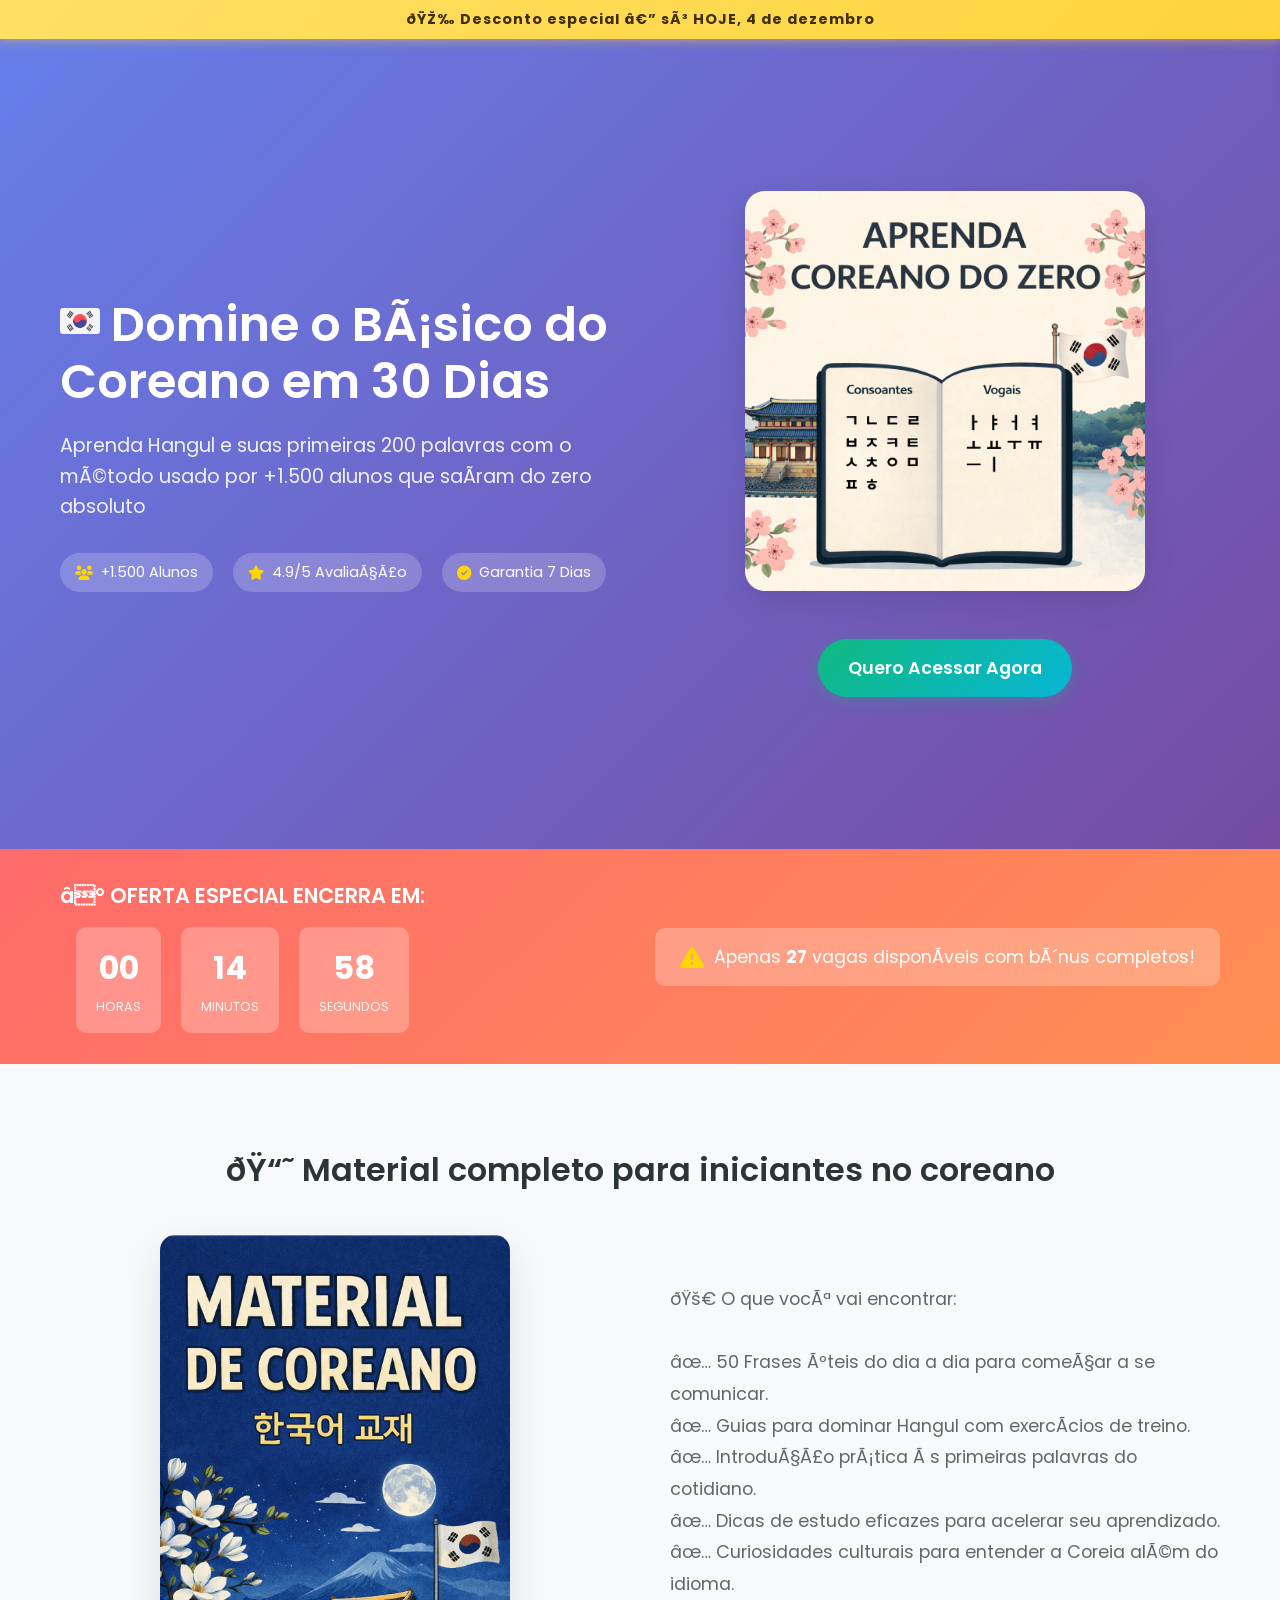
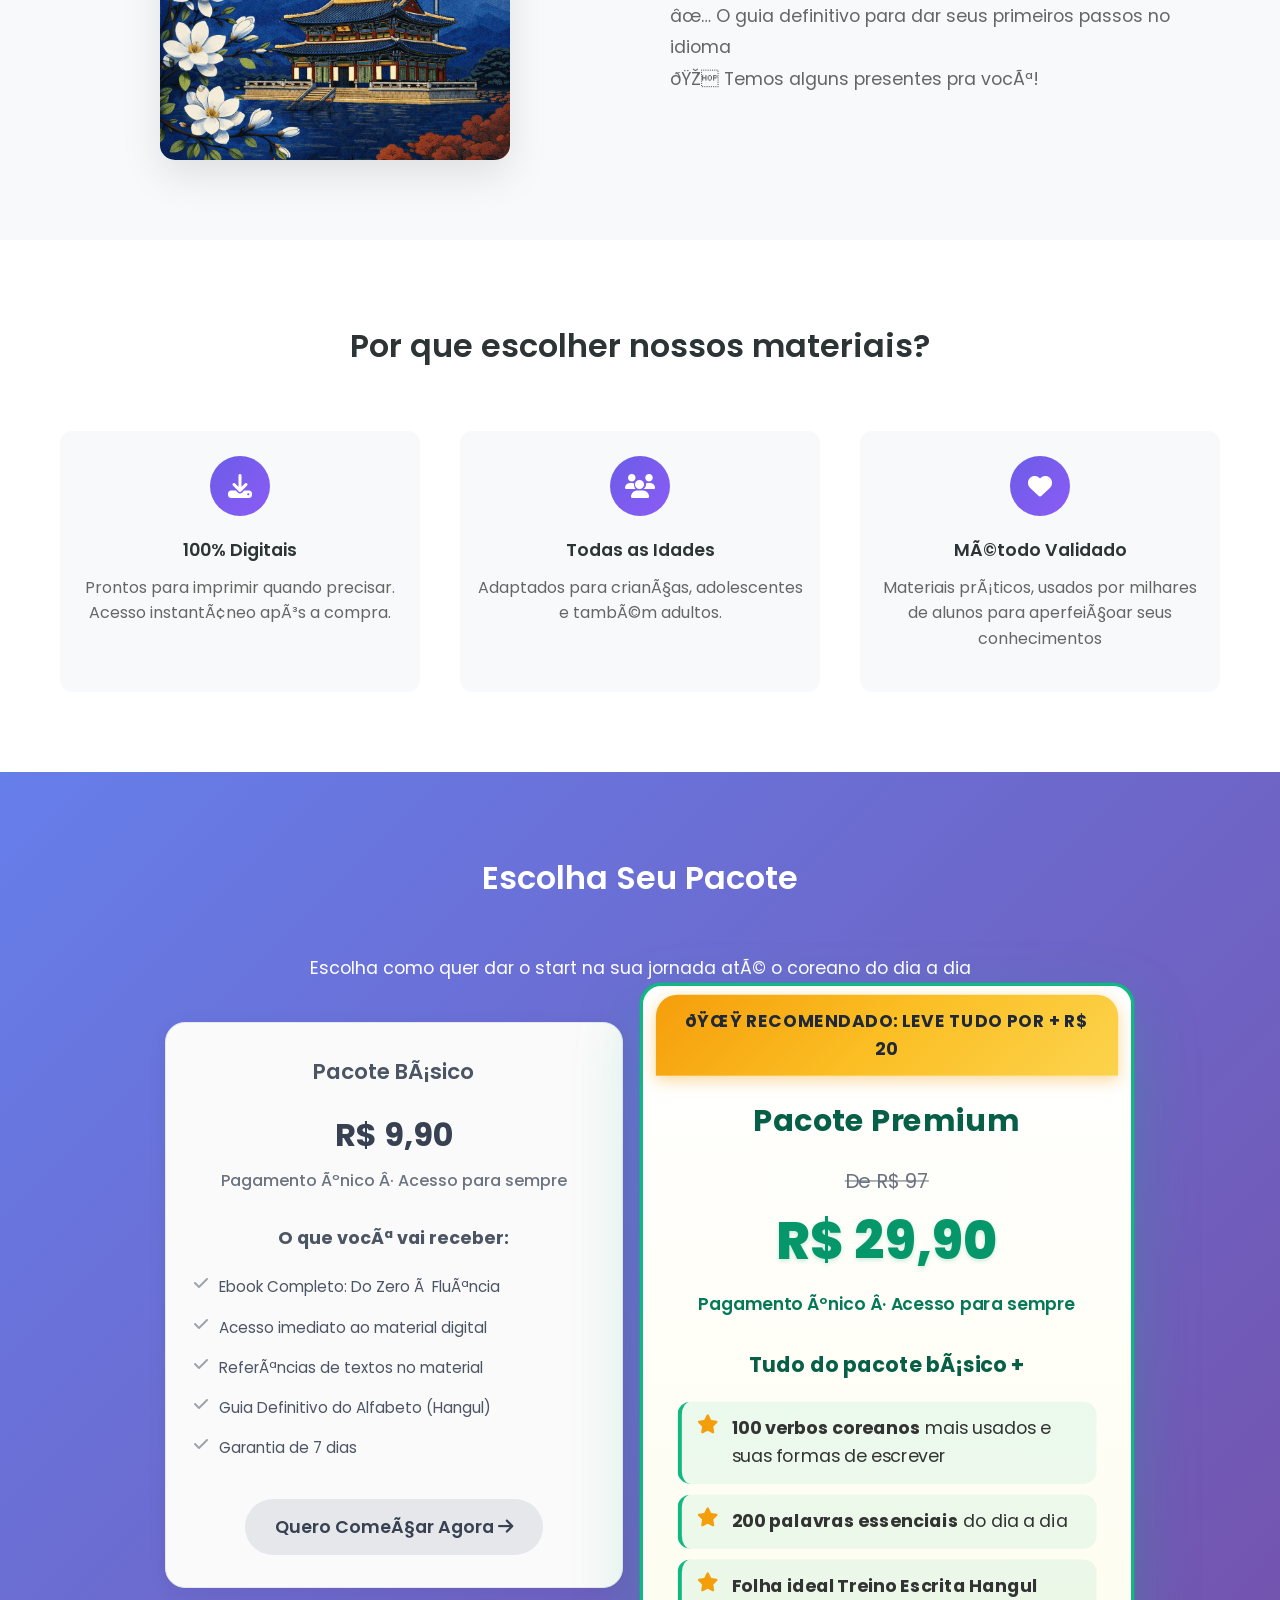
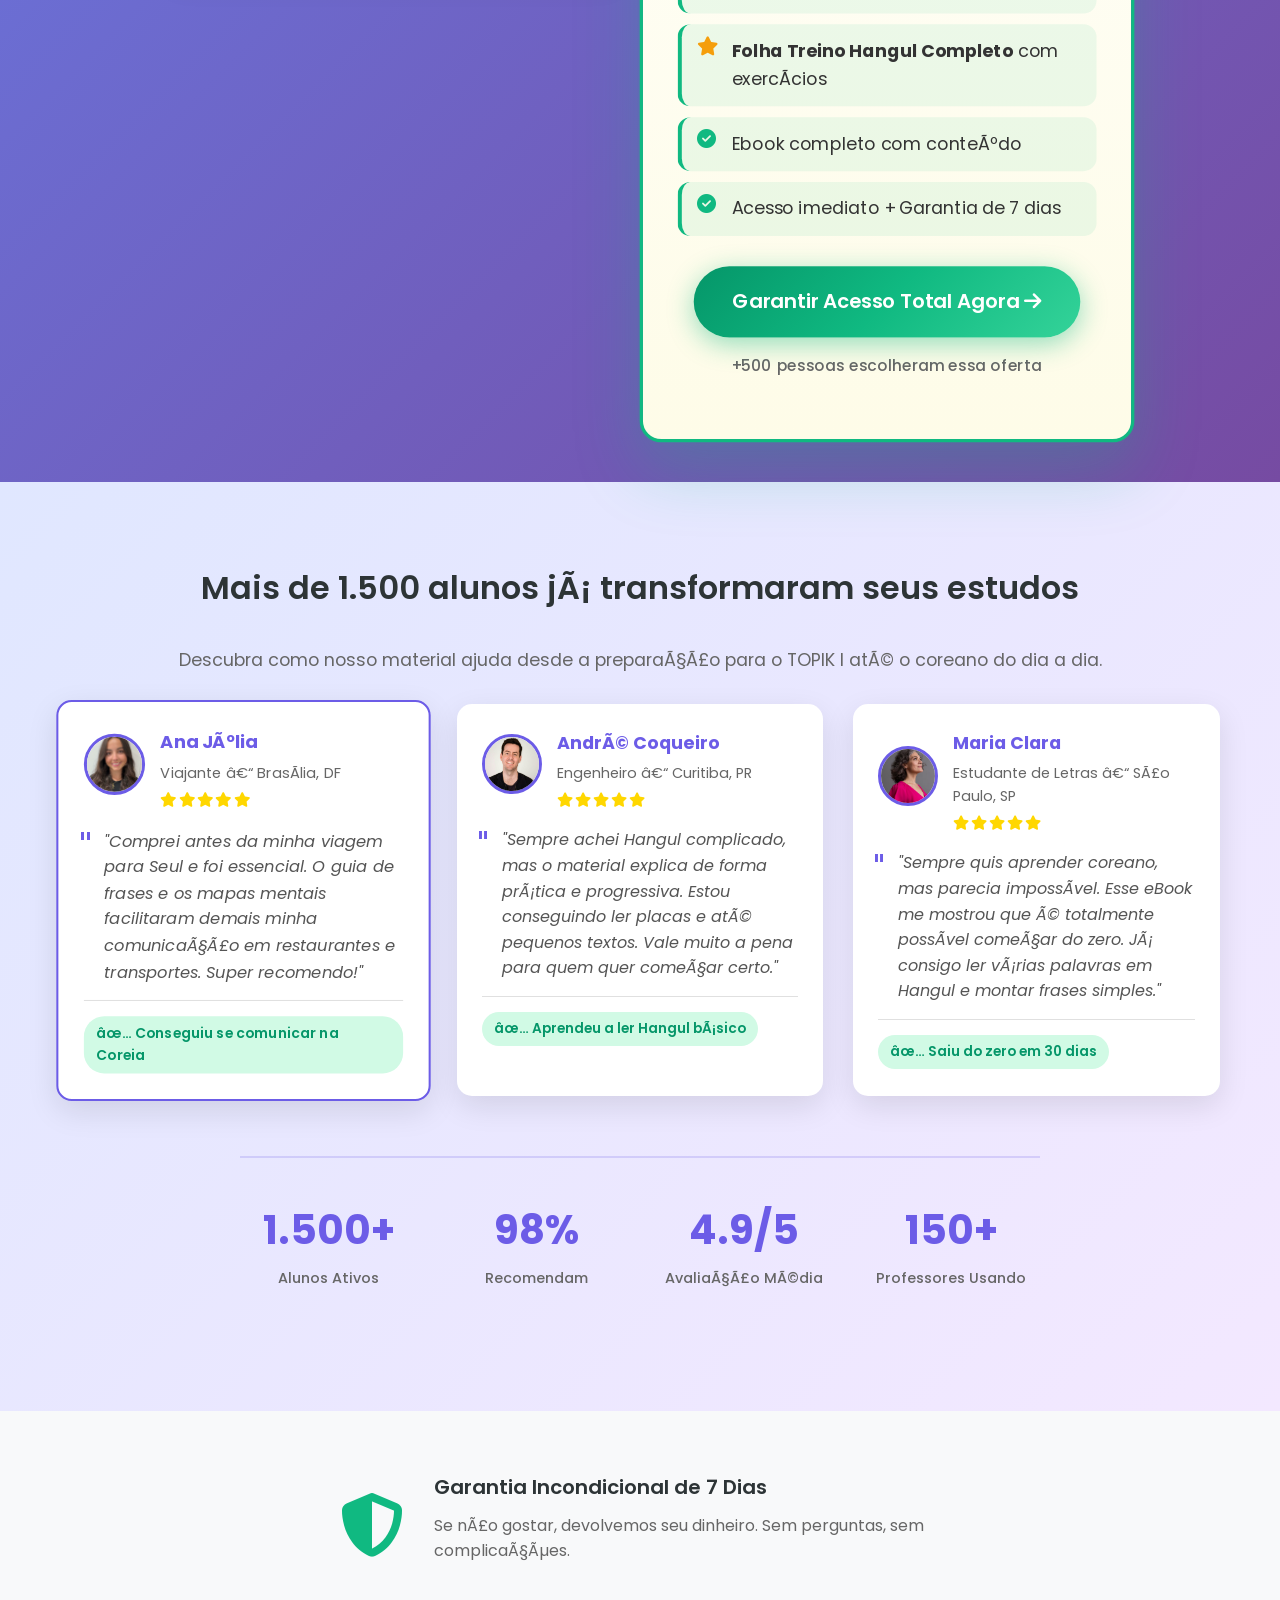
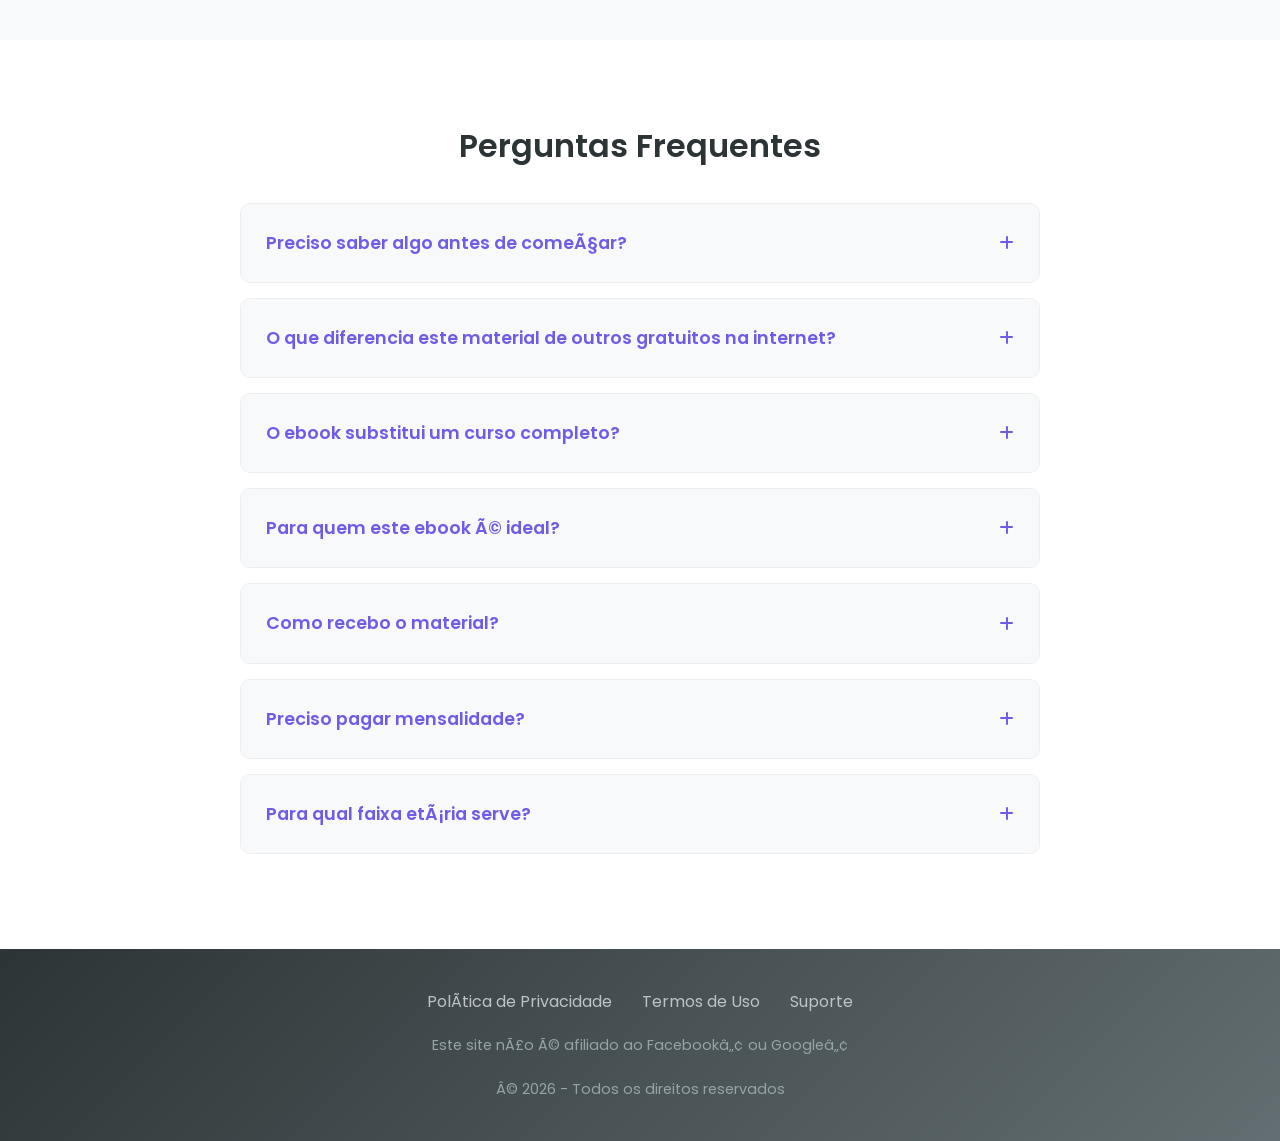
<file: index.html>
<!DOCTYPE html><html lang="pt-BR">
    <head>
    <script type="text/javascript">
    (function(c,l,a,r,i,t,y){
        c[a]=c[a]||function(){(c[a].q=c[a].q||[]).push(arguments)};
        t=l.createElement(r);t.async=1;t.src="https://www.clarity.ms/tag/"+i;
        y=l.getElementsByTagName(r)[0];y.parentNode.insertBefore(t,y);
    })(window, document, "clarity", "script", "to4eg5peqz");
    </script>
    <!-- Meta Pixel Code -->
    <script>
        !function(f,b,e,v,n,t,s)
        {if(f.fbq)return;n=f.fbq=function(){n.callMethod?
        n.callMethod.apply(n,arguments):n.queue.push(arguments)};
        if(!f._fbq)f._fbq=n;n.push=n;n.loaded=!0;n.version='2.0';
        n.queue=[];t=b.createElement(e);t.async=!0;
        t.src=v;s=b.getElementsByTagName(e)[0];
        s.parentNode.insertBefore(t,s)}(window, document,'script',
        'https://connect.facebook.net/en_US/fbevents.js');
        fbq('init', '1824008324968177');
        fbq('track', 'PageView');
        </script>
        <noscript><img height="1" width="1" style="display:none"
        src="https://www.facebook.com/tr?id=1824008324968177&ev=PageView&noscript=1"
        /></noscript>
        <!-- End Meta Pixel Code -->
    <script>
        window.pixelId = "696407d99d5ddab50e19eadb";
        var a = document.createElement("script");
        a.setAttribute("async", "");
        a.setAttribute("defer", "");
        a.setAttribute("src", "https://cdn.utmify.com.br/scripts/pixel/pixel.js");
        document.head.appendChild(a);
    </script>
    <script
        src="https://cdn.utmify.com.br/scripts/utms/latest.js"
        data-utmify-prevent-subids
        async
        defer
    ></script>
    <meta charset="UTF-8">
    <meta name="viewport" content="width=device-width, initial-scale=1.0">
    <title>Materiais Coreano</title>
    <meta name="description" content="Aprenda coreano do zero com materiais completos e estruturados. Domine o Hangul e suas primeiras palavras com método validado por milhares de alunos.">
    
    <!-- Favicon -->
    <link rel="icon" type="image/svg+xml" href="images/Flag_of_South_Korea.svg">
    
    <!-- Google Fonts -->
    <link rel="preconnect" href="https://fonts.googleapis.com">
    <link rel="preconnect" href="https://fonts.gstatic.com" crossorigin="">
    <link href="https://fonts.googleapis.com/css2?family=Poppins:wght@300;400;500;600;700&display=swap" rel="stylesheet">
    
    <!-- Font Awesome -->
    <link rel="stylesheet" href="css/all.min.css">
    
    <!-- Custom CSS -->
    <link rel="stylesheet" href="css/styles.css">
</head>
<body>
    <!-- Black Friday Banner -->
    <div class="top-banner">
        <div class="container">
            <p><b>🎉 Desconto especial — só HOJE, <span id="current-date">6 de abril</span></b></p>
        </div>
    </div>
    
    <!-- Hero Section -->
    <section class="hero">
        <div class="container">
            <div class="hero-content">
                <div class="hero-text">
                    <h1><img src="/images/bandeira.png" alt="Bandeira da Coreia do Sul - Ícone" style="width: 40px; height: 40px;"> Domine o Básico do Coreano em 30 Dias</h1>
                    <p class="hero-subtitle">Aprenda Hangul e suas primeiras 200 palavras com o método usado por +1.500 alunos que saíram do zero absoluto</p>
                    <div class="hero-trust">
                        <div class="trust-badge">
                            <i class="fas fa-users"></i>
                            <span>+1.500 Alunos</span>
                        </div>
                        <div class="trust-badge">
                            <i class="fas fa-star"></i>
                            <span>4.9/5 Avaliação</span>
                        </div>
                        <div class="trust-badge">
                            <i class="fas fa-check-circle"></i>
                            <span>Garantia 7 Dias</span>
                        </div>
                        <div class="trust-badge">
                            <i class="fas fa-bolt"></i>
                            <span>Acesso Imediato</span>
                        </div>
                    </div>
                </div>
                <div class="hero-image">
                    <a href="#oferta"><img src="/images/aprender.png" alt="Aprender Coreano" class="hero-img" style="cursor: pointer;"></a>
                    <a href="#oferta" class="cta-button primary hero-cta">Quero Acessar Agora</a>
                </div>
            </div>
        </div>
    </section>

    <!-- Urgency Section -->
    <section class="urgency-section">
        <div class="container">
            <div class="urgency-content">
                <div class="urgency-text">
                    <h3>⏰ OFERTA ESPECIAL ENCERRA EM:</h3>
                    <div id="countdown" class="countdown">
                        <div class="countdown-item">
                            <span id="hours">00</span>
                            <span class="countdown-label">Horas</span>
                        </div>
                        <div class="countdown-item">
                            <span id="minutes">00</span>
                            <span class="countdown-label">Minutos</span>
                        </div>
                        <div class="countdown-item">
                            <span id="seconds">00</span>
                            <span class="countdown-label">Segundos</span>
                        </div>
                    </div>
                </div>
                <div class="urgency-warning">
                    <i class="fas fa-exclamation-triangle"></i>
                    <span>Apenas <strong id="stock-count">27</strong> vagas disponíveis com bônus completos!</span>
                </div>
            </div>
        </div>
    </section>

    <!-- Product Presentation -->
    <section class="product-presentation">
        <div class="container">
            <h2>📘 Material completo para iniciantes no coreano</h2>
            <div class="product-content">
                <div class="product-mockup">
                    <a href="#oferta"><img src="images/coreanoimg.png" alt="Material completo para aprender coreano" class="mockup-img" style="cursor: pointer;"></a>
                </div>
                <div class="product-description">
                    <p>🚀 O que você vai encontrar:<br><br>✅ 50 Frases úteis do dia a dia para começar a se comunicar.<br>✅ Guias para dominar Hangul com exercícios de treino.<br>✅ Introdução prática às primeiras palavras do cotidiano.<br>✅ Dicas de estudo eficazes para acelerar seu aprendizado.<br>✅ Curiosidades culturais para entender a Coreia além do idioma.<br>✅ O guia definitivo para dar seus primeiros passos no idioma<br>🎁 Temos alguns presentes pra você!</p>
                </div>
            </div>
        </div>
    </section>

    <!-- Benefits Section -->
    <section class="benefits">
        <div class="container">
            <h2>Por que escolher nossos materiais?</h2>
            <div class="benefits-grid">
                <div class="benefit-item">
                    <div class="benefit-icon">
                        <i class="fas fa-download"></i>
                    </div>
                    <h3>100% Digitais</h3>
                    <p>Prontos para imprimir quando precisar. Acesso instantâneo após a compra.</p>
                </div>
                <div class="benefit-item">
                    <div class="benefit-icon">
                        <i class="fas fa-users"></i>
                    </div>
                    <h3>Todas as Idades</h3>
                    <p>Adaptados para crianças, adolescentes e também adultos.</p>
                </div>
                <div class="benefit-item">
                    <div class="benefit-icon">
                        <i class="fas fa-heart"></i>
                    </div>
                    <h3>Método Validado</h3>
                    <p>Materiais práticos, usados por milhares de alunos para aperfeiçoar seus conhecimentos</p>
                </div>
            </div>
        </div>
    </section>

    <!-- Offer Section -->
    <section class="oferta" id="oferta">
        <div class="container">
            <h2>Escolha Seu Pacote</h2>
            <p style="text-align: center; color: #fff; font-size: 1.1rem; margin-bottom: 40px;">Escolha como quer dar o start na sua jornada até o coreano do dia a dia</p>
            <div class="offers-grid">
                <!-- Basic Package -->
                <div class="offer-card basic">
                    <h3>Pacote Básico</h3>
                    <div class="pricing">
                        <span class="new-price">R$ 9,90</span>
                        <span class="price-per-day">Pagamento único · Acesso para sempre</span>
                    </div>
                    <div class="features-list">
                        <h4>O que você vai receber:</h4>
                        <ul>
                            <li><i class="fas fa-check"></i><span class="feature-text">Ebook Completo: Do Zero à Fluência</span></li>
                            <li><i class="fas fa-check"></i><span class="feature-text">Acesso imediato ao material digital</span></li>
                            <li><i class="fas fa-check"></i><span class="feature-text">Referências de textos no material</span></li>
                            <li><i class="fas fa-check"></i><span class="feature-text">Guia Definitivo do Alfabeto (Hangul)</span></li>
                            <li><i class="fas fa-check"></i><span class="feature-text">Garantia de 7 dias</span></li>
                        </ul>
                    </div>
                    <button class="cta-button basic-cta">
                        Quero Começar Agora <i class="fas fa-arrow-right"></i>
                    </button>
                </div>

                <!-- Premium Package -->
                <div class="offer-card premium">
                    <div class="recommended-banner">
                        <span>🌟 RECOMENDADO: LEVE TUDO POR + R$ 20</span>
                    </div>
                    <h3>Pacote Premium</h3>
                    <div class="pricing pricing-anchor">
                        <span class="old-price">De R$ 97</span>
                        <span class="new-price">R$ 29,90</span>
                        <span class="price-per-day">Pagamento único · Acesso para sempre</span>
                    </div>
                    <div class="features-list features-premium">
                        <h4>Tudo do pacote básico +</h4>
                        <ul>
                            <li><i class="fas fa-star"></i><span class="feature-text"><strong>100 verbos coreanos</strong> mais usados e suas formas de escrever</span></li>
                            <li><i class="fas fa-star"></i><span class="feature-text"><strong>200 palavras essenciais</strong> do dia a dia</span></li>
                            <li><i class="fas fa-star"></i><span class="feature-text"><strong>Folha ideal Treino Escrita Hangul</strong></span></li>
                            <li><i class="fas fa-star"></i><span class="feature-text"><strong>Folha Treino Hangul Completo</strong> com exercícios</span></li>
                            <li><i class="fas fa-check-circle"></i><span class="feature-text">Ebook completo com conteúdo</span></li>
                            <li><i class="fas fa-check-circle"></i><span class="feature-text">Acesso imediato + Garantia de 7 dias</span></li>
                        </ul>
                    </div>
                    <a href="https://pay.hotmart.com/V103795279D?checkoutMode=10" class="cta-button primary premium-btn">
                        Garantir Acesso Total Agora <i class="fas fa-arrow-right"></i>
                    </a>
                    <p class="social-proof">+500 pessoas escolheram essa oferta</p>
                </div>
            </div>
        </div>
    </section>

    <!-- Testimonials -->
    <section class="testimonials">
        <div class="container">
            <h2>Mais de 1.500 alunos já transformaram seus estudos</h2>
            <p style="text-align: center; margin-bottom: 30px; font-size: 1.1rem;">Descubra como nosso material ajuda desde a preparação para o TOPIK I até o coreano do dia a dia.</p>
            <div class="testimonials-grid">
                <div class="testimonial featured">
                    <div class="testimonial-header">
                        <div class="testimonial-photo">
                            <img src="images/tl.webp" alt="Irmã Carla Mendes" class="profile-img">
                        </div>
                        <div class="testimonial-info">
                            <strong>Ana Júlia</strong>
                            <span>Viajante – Brasília, DF</span>
                            <div class="testimonial-rating">
                                <i class="fas fa-star"></i>
                                <i class="fas fa-star"></i>
                                <i class="fas fa-star"></i>
                                <i class="fas fa-star"></i>
                                <i class="fas fa-star"></i>
                            </div>
                        </div>
                    </div>
                    <div class="testimonial-content">
                        <p>"Comprei antes da minha viagem para Seul e foi essencial. O guia de frases e os mapas mentais facilitaram demais minha comunicação em restaurantes e transportes. Super recomendo!"</p>
                        <div class="testimonial-result">
                            <span class="result-badge">✅ Conseguiu se comunicar na Coreia</span>
                        </div>
                    </div>
                </div>

                <div class="testimonial">
                    <div class="testimonial-header">
                        <div class="testimonial-photo">
                            <img src="images/photo-1651684215020-f7a5b6610f23.jpg" alt="Professor Ricardo Santos" class="profile-img">
                        </div>
                        <div class="testimonial-info">
                            <strong>André Coqueiro</strong>
                            <span>Engenheiro – Curitiba, PR</span>
                            <div class="testimonial-rating">
                                <i class="fas fa-star"></i>
                                <i class="fas fa-star"></i>
                                <i class="fas fa-star"></i>
                                <i class="fas fa-star"></i>
                                <i class="fas fa-star"></i>
                            </div>
                        </div>
                    </div>
                    <div class="testimonial-content">
                        <p>"Sempre achei Hangul complicado, mas o material explica de forma prática e progressiva. Estou conseguindo ler placas e até pequenos textos. Vale muito a pena para quem quer começar certo."</p>
                        <div class="testimonial-result">
                            <span class="result-badge">✅ Aprendeu a ler Hangul básico</span>
                        </div>
                    </div>
                </div>

                <div class="testimonial">
                    <div class="testimonial-header">
                        <div class="testimonial-photo">
                            <img src="images/retrato-de-mulher-senior-elegante-sorridente-23-2149038116.jpg" alt="Luciana Oliveira" class="profile-img">
                        </div>
                        <div class="testimonial-info">
                            <strong>Maria Clara</strong>
                            <span>Estudante de Letras – São Paulo, SP</span>
                            <div class="testimonial-rating">
                                <i class="fas fa-star"></i>
                                <i class="fas fa-star"></i>
                                <i class="fas fa-star"></i>
                                <i class="fas fa-star"></i>
                                <i class="fas fa-star"></i>
                            </div>
                        </div>
                    </div>
                    <div class="testimonial-content">
                        <p>"Sempre quis aprender coreano, mas parecia impossível. Esse eBook me mostrou que é totalmente possível começar do zero. Já consigo ler várias palavras em Hangul e montar frases simples."</p>
                        <div class="testimonial-result">
                            <span class="result-badge">✅ Saiu do zero em 30 dias</span>
                        </div>
                    </div>
                </div>
            </div>

            <div class="testimonials-stats">
                <div class="stat-item">
                    <div class="stat-number">1.500+</div>
                    <div class="stat-label">Alunos Ativos</div>
                </div>
                <div class="stat-item">
                    <div class="stat-number">98%</div>
                    <div class="stat-label">Recomendam</div>
                </div>
                <div class="stat-item">
                    <div class="stat-number">4.9/5</div>
                    <div class="stat-label">Avaliação Média</div>
                </div>
                <div class="stat-item">
                    <div class="stat-number">150+</div>
                    <div class="stat-label">Professores Usando</div>
                </div>
            </div>
        </div>
    </section>

    <!-- Guarantee -->
    <section class="guarantee">
        <div class="container">
            <div class="guarantee-content">
                <div class="guarantee-icon">
                    <i class="fas fa-shield-alt"></i>
                </div>
                <div class="guarantee-text">
                    <h3>Garantia Incondicional de 7 Dias</h3>
                    <p>Se não gostar, devolvemos seu dinheiro. Sem perguntas, sem complicações.</p>
                </div>
            </div>
        </div>
    </section>

    <!-- FAQ -->
    <section class="faq">
        <div class="container">
            <h2>Perguntas Frequentes</h2>
            <div class="faq-list">
                <div class="faq-item">
                    <div class="faq-question">
                        <h3>Preciso saber algo antes de começar?</h3>
                        <i class="fas fa-plus"></i>
                    </div>
                    <div class="faq-answer">
                        <p>👉 Não! O material foi feito para iniciantes absolutos. Você vai aprender desde o Hangul e as primeiras frases do dia a dia.</p>
                    </div>
                </div>
                <div class="faq-item">
                    <div class="faq-question">
                        <h3>O que diferencia este material de outros gratuitos na internet?</h3>
                        <i class="fas fa-plus"></i>
                    </div>
                    <div class="faq-answer">
                        <p>👉 A organização. Em vez de ficar perdido em vídeos e posts soltos, você terá um caminho estruturado:<br><br>Começa do zero.<br><br>Evolui passo a passo.<br><br>Recebe dicas práticas para estudar sozinho.<br><br>Tudo em português e adaptado para quem nunca teve contato com o idioma coreano.</p>
                    </div>
                </div>
                <div class="faq-item">
                    <div class="faq-question">
                        <h3>O ebook substitui um curso completo?</h3>
                        <i class="fas fa-plus"></i>
                    </div>
                    <div class="faq-answer">
                        <p>👉 Não é um curso avançado, mas sim a sua porta de entrada. Ele vai te dar as bases sólidas para entender a lógica do coreano, destravar os primeiros estudos e ganhar confiança para seguir aprendendo.</p>
                    </div>
                </div>
                <div class="faq-item">
                    <div class="faq-question">
                        <h3>Para quem este ebook é ideal?</h3>
                        <i class="fas fa-plus"></i>
                    </div>
                    <div class="faq-answer">
                        <p>✅ Quem sempre quis aprender coreano mas não sabia por onde começar.<br>✅ Fãs de K-pop, K-dramas e cultura coreana.<br>✅ Estudantes que querem ter uma base antes de investir em cursos pagos.<br>✅ Pessoas que gostam de aprender novas línguas de forma prática.</p>
                    </div>
                </div>
                <div class="faq-item">
                    <div class="faq-question">
                        <h3>Como recebo o material?</h3>
                        <i class="fas fa-plus"></i>
                    </div>
                    <div class="faq-answer">
                        <p>Após a confirmação do pagamento, você receberá um e-mail com o link para download do material em PDF. O acesso é imediato!</p>
                    </div>
                </div>
                <div class="faq-item">
                    <div class="faq-question">
                        <h3>Preciso pagar mensalidade?</h3>
                        <i class="fas fa-plus"></i>
                    </div>
                    <div class="faq-answer">
                        <p>Não! É um pagamento único. Você paga uma vez e tem acesso para sempre ao material.</p>
                    </div>
                </div>
                <div class="faq-item">
                    <div class="faq-question">
                        <h3>Para qual faixa etária serve?</h3>
                        <i class="fas fa-plus"></i>
                    </div>
                    <div class="faq-answer">
                        <p>O material foi desenvolvido com uma didática simples para todas as idades.</p>
                    </div>
                </div>
            </div>
        </div>
    </section>

    <!-- Footer -->
    <footer class="footer">
        <div class="container">
            <div class="footer-content">
                <div class="footer-links">
                    <a href="#">Política de Privacidade</a>
                    <a href="#">Termos de Uso</a>
                    <a href="#">Suporte</a>
                </div>
                <p class="footer-disclaimer">Este site não é afiliado ao Facebook™ ou Google™</p>
                <p class="footer-copyright">© 2026 - Todos os direitos reservados</p>
            </div>
        </div>
    </footer>

    <!-- Sales Notification -->
    <div id="sales-notification" class="sales-notification">
        <div class="notification-content">
            <div class="notification-icon">
                <i class="fas fa-check-circle"></i>
            </div>
            <div class="notification-text">
                <strong id="buyer-name">Ana Silva</strong> de <span id="buyer-location">São Paulo, SP</span>
                <br>
                comprou o <span id="package-type">Pacote Premium</span>
                <div class="time-ago">há <span id="time-ago">3</span> minutos</div>
            </div>
        </div>

    </div>

    <script>
        // Countdown Timer - 15 minutes
        function startCountdown() {
            const startTime = new Date();
            const endTime = new Date(startTime.getTime() + 15 * 60 * 1000); // 15 minutos
            
            function updateCountdown() {
                const now = new Date();
                const diff = endTime - now;
                
                if (diff <= 0) {
                    document.getElementById('hours').textContent = '00';
                    document.getElementById('minutes').textContent = '00';
                    document.getElementById('seconds').textContent = '00';
                    return;
                }
                
                const hours = Math.floor(diff / (1000 * 60 * 60));
                const minutes = Math.floor((diff % (1000 * 60 * 60)) / (1000 * 60));
                const seconds = Math.floor((diff % (1000 * 60)) / 1000);
                
                document.getElementById('hours').textContent = String(hours).padStart(2, '0');
                document.getElementById('minutes').textContent = String(minutes).padStart(2, '0');
                document.getElementById('seconds').textContent = String(seconds).padStart(2, '0');
            }
            
            updateCountdown();
            setInterval(updateCountdown, 1000);
        }
        
        // Stock counter animation
        function updateStockCount() {
            const stockElement = document.getElementById('stock-count');
            const currentStock = parseInt(stockElement.textContent);
            const newStock = Math.max(15, currentStock - Math.floor(Math.random() * 3));
            stockElement.textContent = newStock;
        }
        
        // Start countdown on page load
        window.addEventListener('DOMContentLoaded', () => {
            const currentDateEl = document.getElementById('current-date');
            if (currentDateEl) {
                const today = new Date();
                currentDateEl.textContent = today.toLocaleDateString('pt-BR', {
                    day: 'numeric',
                    month: 'long'
                });
            }

            startCountdown();
            setInterval(updateStockCount, 180000); // Update stock every 3 minutes
        });

        // Sales notification data
        const salesData = [
            { name: "Ana Silva", location: "São Paulo, SP", package: "Pacote Premium", type: "premium" },
            { name: "Maria Santos", location: "Rio de Janeiro, RJ", package: "Pacote Básico", type: "basic" },
            { name: "João Oliveira", location: "Belo Horizonte, MG", package: "Pacote Premium", type: "premium" },
            { name: "Carla Mendes", location: "Salvador, BA", package: "Pacote Premium", type: "premium" },
            { name: "Pedro Costa", location: "Brasília, DF", package: "Pacote Básico", type: "basic" },
            { name: "Juliana Lima", location: "Fortaleza, CE", package: "Pacote Premium", type: "premium" },
            { name: "Roberto Alves", location: "Porto Alegre, RS", package: "Pacote Premium", type: "premium" },
            { name: "Fernanda Rocha", location: "Recife, PE", package: "Pacote Básico", type: "basic" },
            { name: "Carlos Ferreira", location: "Curitiba, PR", package: "Pacote Premium", type: "premium" },
            { name: "Patrícia Moura", location: "Goiânia, GO", package: "Pacote Premium", type: "premium" },
            { name: "Ricardo Souza", location: "Manaus, AM", package: "Pacote Básico", type: "basic" },
            { name: "Beatriz Cardoso", location: "Vitória, ES", package: "Pacote Premium", type: "premium" },
            { name: "Daniel Martins", location: "Campo Grande, MS", package: "Pacote Premium", type: "premium" },
            { name: "Luciana Barbosa", location: "Natal, RN", package: "Pacote Básico", type: "basic" },
            { name: "Felipe Ribeiro", location: "João Pessoa, PB", package: "Pacote Premium", type: "premium" }
        ];

        let currentSaleIndex = 0;
        let notificationVisible = false;

        function showSalesNotification() {
            if (notificationVisible) return;
            
            const notification = document.getElementById('sales-notification');
            const sale = salesData[currentSaleIndex];
            
            // Update notification content
            document.getElementById('buyer-name').textContent = sale.name;
            document.getElementById('buyer-location').textContent = sale.location;
            document.getElementById('package-type').textContent = sale.package;
            document.getElementById('time-ago').textContent = Math.floor(Math.random() * 15) + 1;
            
            // Add package type class for styling
            notification.className = `sales-notification ${sale.type}`;
            
            // Show notification
            notification.classList.add('show');
            notificationVisible = true;
            
            // Hide after 6 seconds
            setTimeout(() => {
                notification.classList.remove('show');
                notificationVisible = false;
                currentSaleIndex = (currentSaleIndex + 1) % salesData.length;
            }, 6000);
        }



        // Start showing notifications after 5 seconds, then every 10-15 seconds
        setTimeout(() => {
            showSalesNotification();
            setInterval(() => {
                if (!notificationVisible) {
                    setTimeout(showSalesNotification, Math.random() * 5000 + 5000);
                }
            }, 10000);
        }, 5000);

        // FAQ Accordion functionality
        document.querySelectorAll('.faq-question').forEach(question => {
            question.addEventListener('click', () => {
                const faqItem = question.parentElement;
                const answer = faqItem.querySelector('.faq-answer');
                const icon = question.querySelector('i');
                
                // Toggle active class
                faqItem.classList.toggle('active');
                
                // Toggle icon
                if (faqItem.classList.contains('active')) {
                    icon.classList.remove('fa-plus');
                    icon.classList.add('fa-minus');
                } else {
                    icon.classList.remove('fa-minus');
                    icon.classList.add('fa-plus');
                }
            });
        });

        // Smooth scrolling for CTA buttons
        document.querySelectorAll('a[href^="#"]').forEach(anchor => {
            anchor.addEventListener('click', function (e) {
                e.preventDefault();
                const target = document.querySelector(this.getAttribute('href'));
                if (target) {
                    target.scrollIntoView({
                        behavior: 'smooth',
                        block: 'start'
                    });
                }
            });
        });


    </script>

    <!-- Upsell Modal -->
    <div id="upsell-modal" class="upsell-modal">
        <div class="upsell-modal-content">
            <button id="close-modal" class="close-modal">&times;</button>
            
            <div class="upsell-header">
                <div class="upsell-icon">🌟</div>
                <h2>Espera aí! Temos uma oferta especial para você</h2>
            </div>

            <div class="upsell-body">
                <p class="upsell-main-text">
                    Por apenas <strong>R$ 19,90</strong> a mais (em vez de R$ 29,90), leve o <strong>Pacote Premium</strong> com todo o conteúdo avançado!
                </p>

                <div class="upsell-benefits">
                    <h3>✨ O que você ganha a mais no Premium:</h3>
                    <ul>
                        <li><i class="fas fa-star"></i> <strong>100 verbos coreanos</strong> mais usados e suas formas de escrever</li>
                        <li><i class="fas fa-star"></i> <strong>200 palavras essenciais</strong> do dia a dia</li>
                        <li><i class="fas fa-star"></i> <strong>Folha ideal para Treino de Escrita Hangul</strong></li>
                        <li><i class="fas fa-star"></i> <strong>Folha Treino Hangul Completo</strong> com exercícios</li>
                        <li><i class="fas fa-check-circle"></i> Todo o conteúdo do pacote básico</li>
                        <li><i class="fas fa-check-circle"></i> Acesso imediato + Garantia de 7 dias</li>
                    </ul>
                </div>

                <div class="upsell-pricing">
                    <div class="price-comparison">
                        <div class="price-item">
                            <span class="label">Básico:</span>
                            <span class="value">R$ 9,90</span>
                        </div>
                        <div class="price-item highlight">
                            <span class="label">Premium:</span>
                            <span class="value old">~~R$ 29,90~~</span>
                            <span class="value">R$ 19,90</span>
                        </div>
                    </div>
                </div>

                <p class="upsell-social-proof">+500 pessoas já escolheram o Premium nessa oferta especial!</p>
            </div>

            <div class="upsell-actions">
                <button id="upgrade-premium" class="btn-upgrade">
                    🎯 Sim! Quero o Premium por R$ 19,90
                </button>
                <button id="continue-basic" class="btn-continue">
                    Prefiro ficar com o Básico (R$ 9,90)
                </button>
            </div>
        </div>
    </div>

    <script>
        // Upsell Modal for Basic Package
        document.addEventListener('DOMContentLoaded', function() {
            const basicCtaButton = document.querySelector('.basic-cta');
            const upsellModal = document.getElementById('upsell-modal');
            const closeModalBtn = document.getElementById('close-modal');
            const continueBasicBtn = document.getElementById('continue-basic');
            const upgradePremiumBtn = document.getElementById('upgrade-premium');

            function buildCheckoutUrl(baseUrl) {
                const destinationUrl = new URL(baseUrl);
                const currentParams = new URLSearchParams(window.location.search);

                // Keep checkout defaults from destination URL and append current tracking params.
                currentParams.forEach(function(value, key) {
                    if (!destinationUrl.searchParams.has(key)) {
                        destinationUrl.searchParams.set(key, value);
                    }
                });

                return destinationUrl.toString();
            }

            if (basicCtaButton) {
                basicCtaButton.addEventListener('click', function(e) {
                    e.preventDefault();
                    upsellModal.classList.add('active');
                    document.body.style.overflow = 'hidden';
                });
            }

            if (closeModalBtn) {
                closeModalBtn.addEventListener('click', function() {
                    upsellModal.classList.remove('active');
                    document.body.style.overflow = 'auto';
                });
            }

            if (continueBasicBtn) {
                continueBasicBtn.addEventListener('click', function() {
                    window.location.href = buildCheckoutUrl('https://pay.hotmart.com/Y103781312G?checkoutMode=10');
                });
            }

            if (upgradePremiumBtn) {
                upgradePremiumBtn.addEventListener('click', function() {
                    window.location.href = buildCheckoutUrl('https://pay.hotmart.com/V103795279D?off=efh5chhw&checkoutMode=10');
                });
            }

            // Close modal when clicking outside
            if (upsellModal) {
                upsellModal.addEventListener('click', function(e) {
                    if (e.target === upsellModal) {
                        upsellModal.classList.remove('active');
                        document.body.style.overflow = 'auto';
                    }
                });
            }
        });
    </script>

</body></html>
</file>
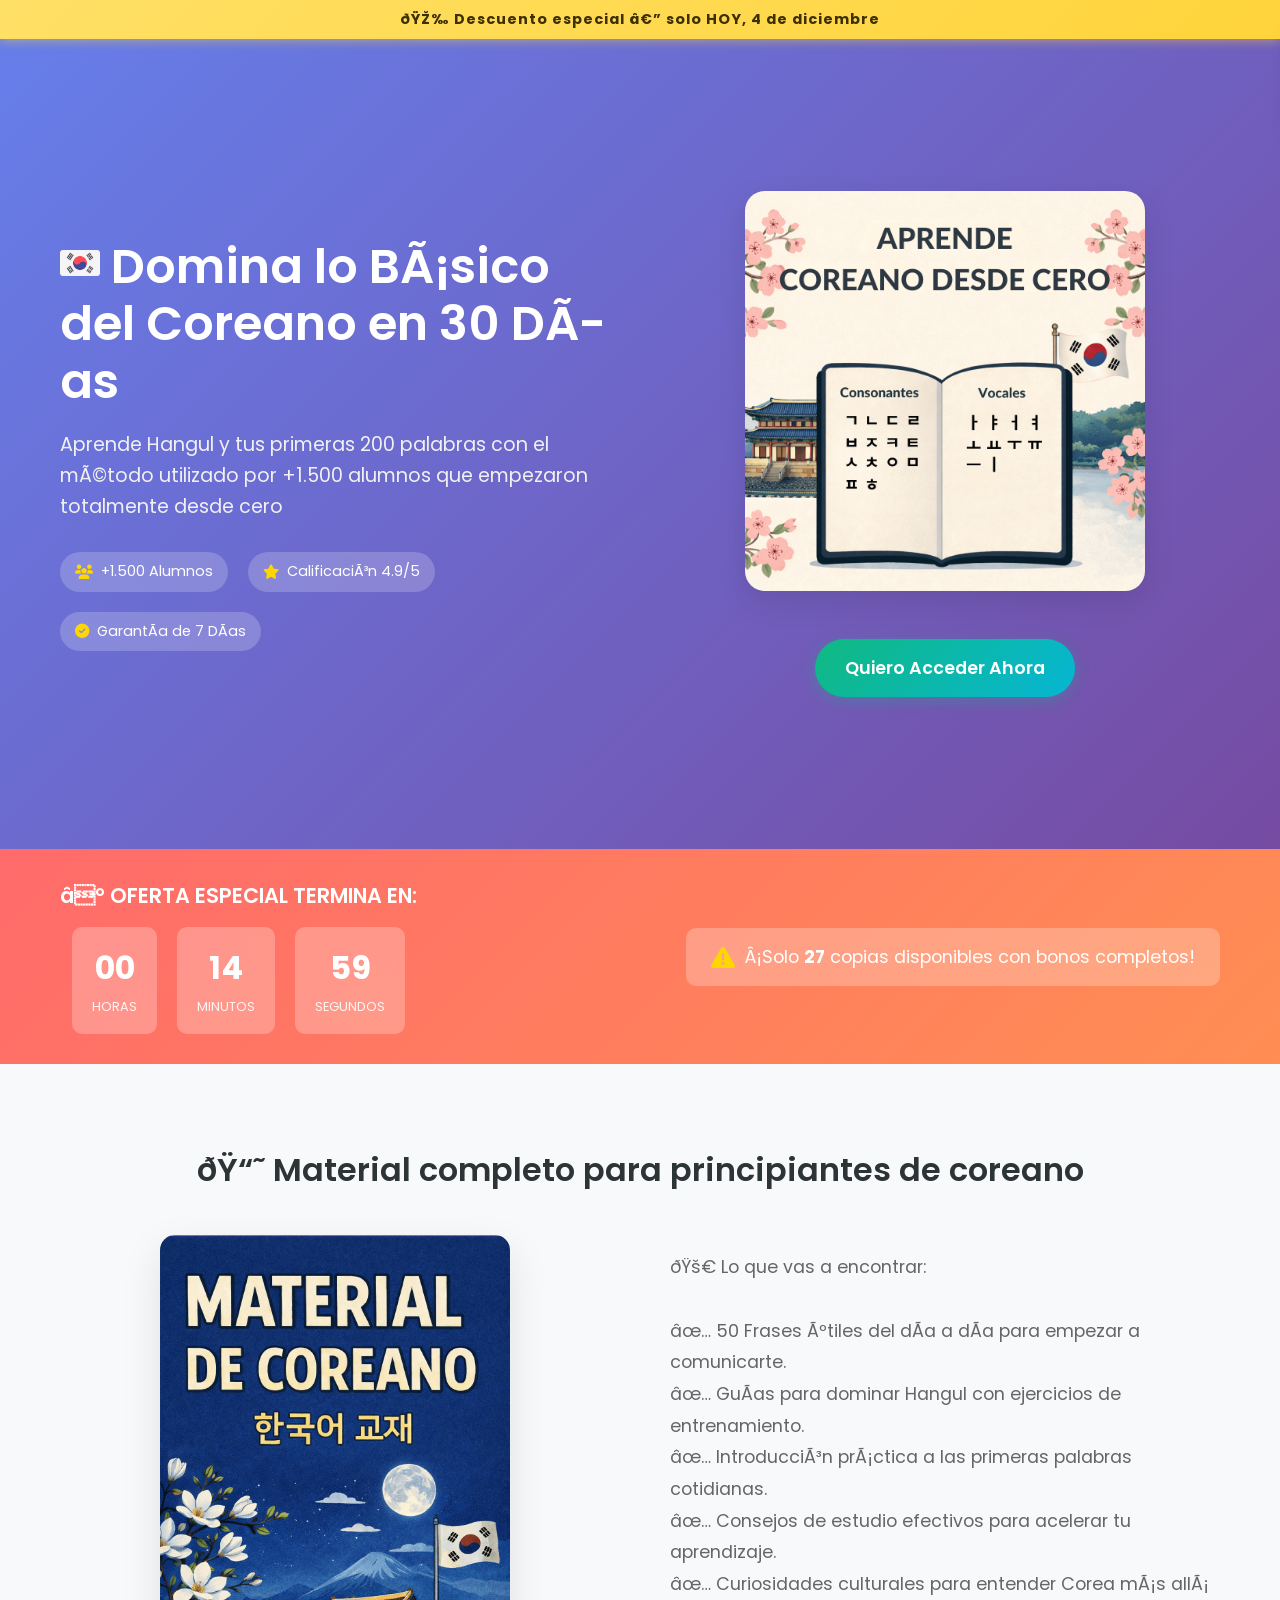
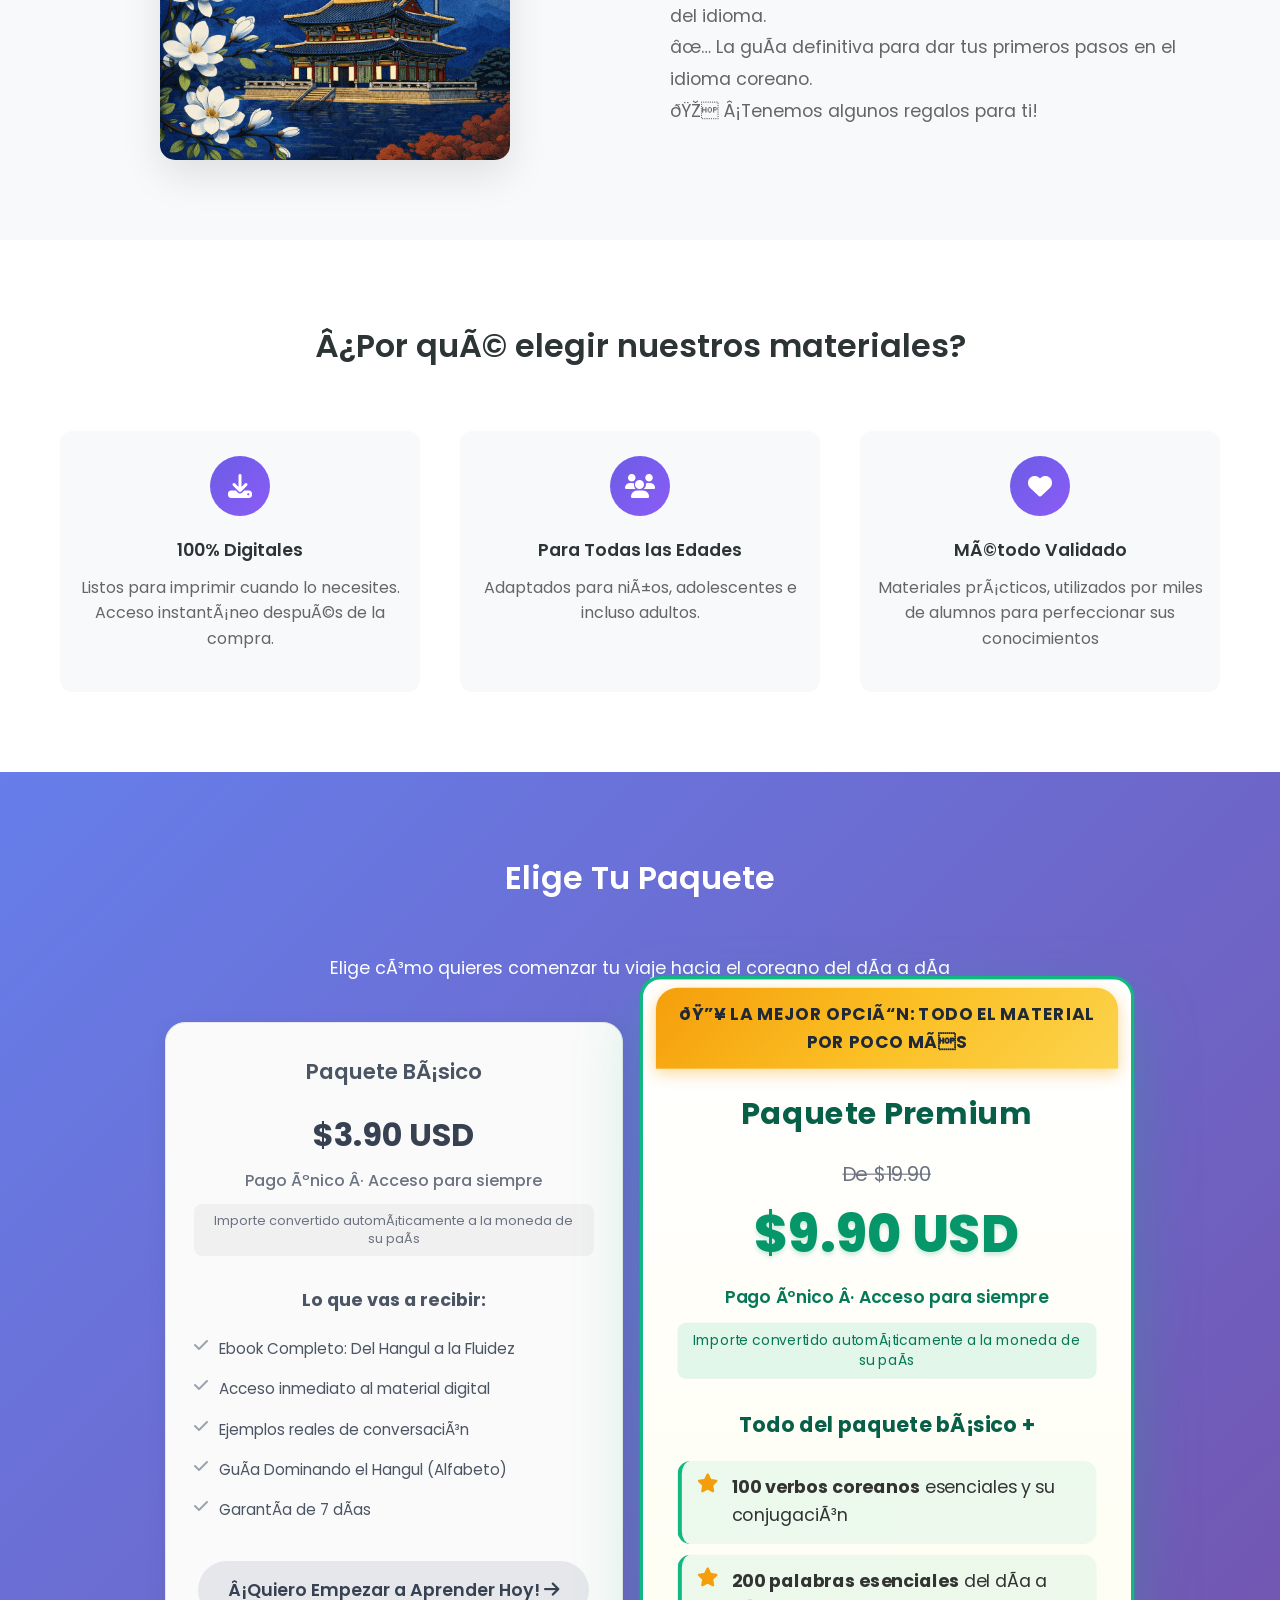
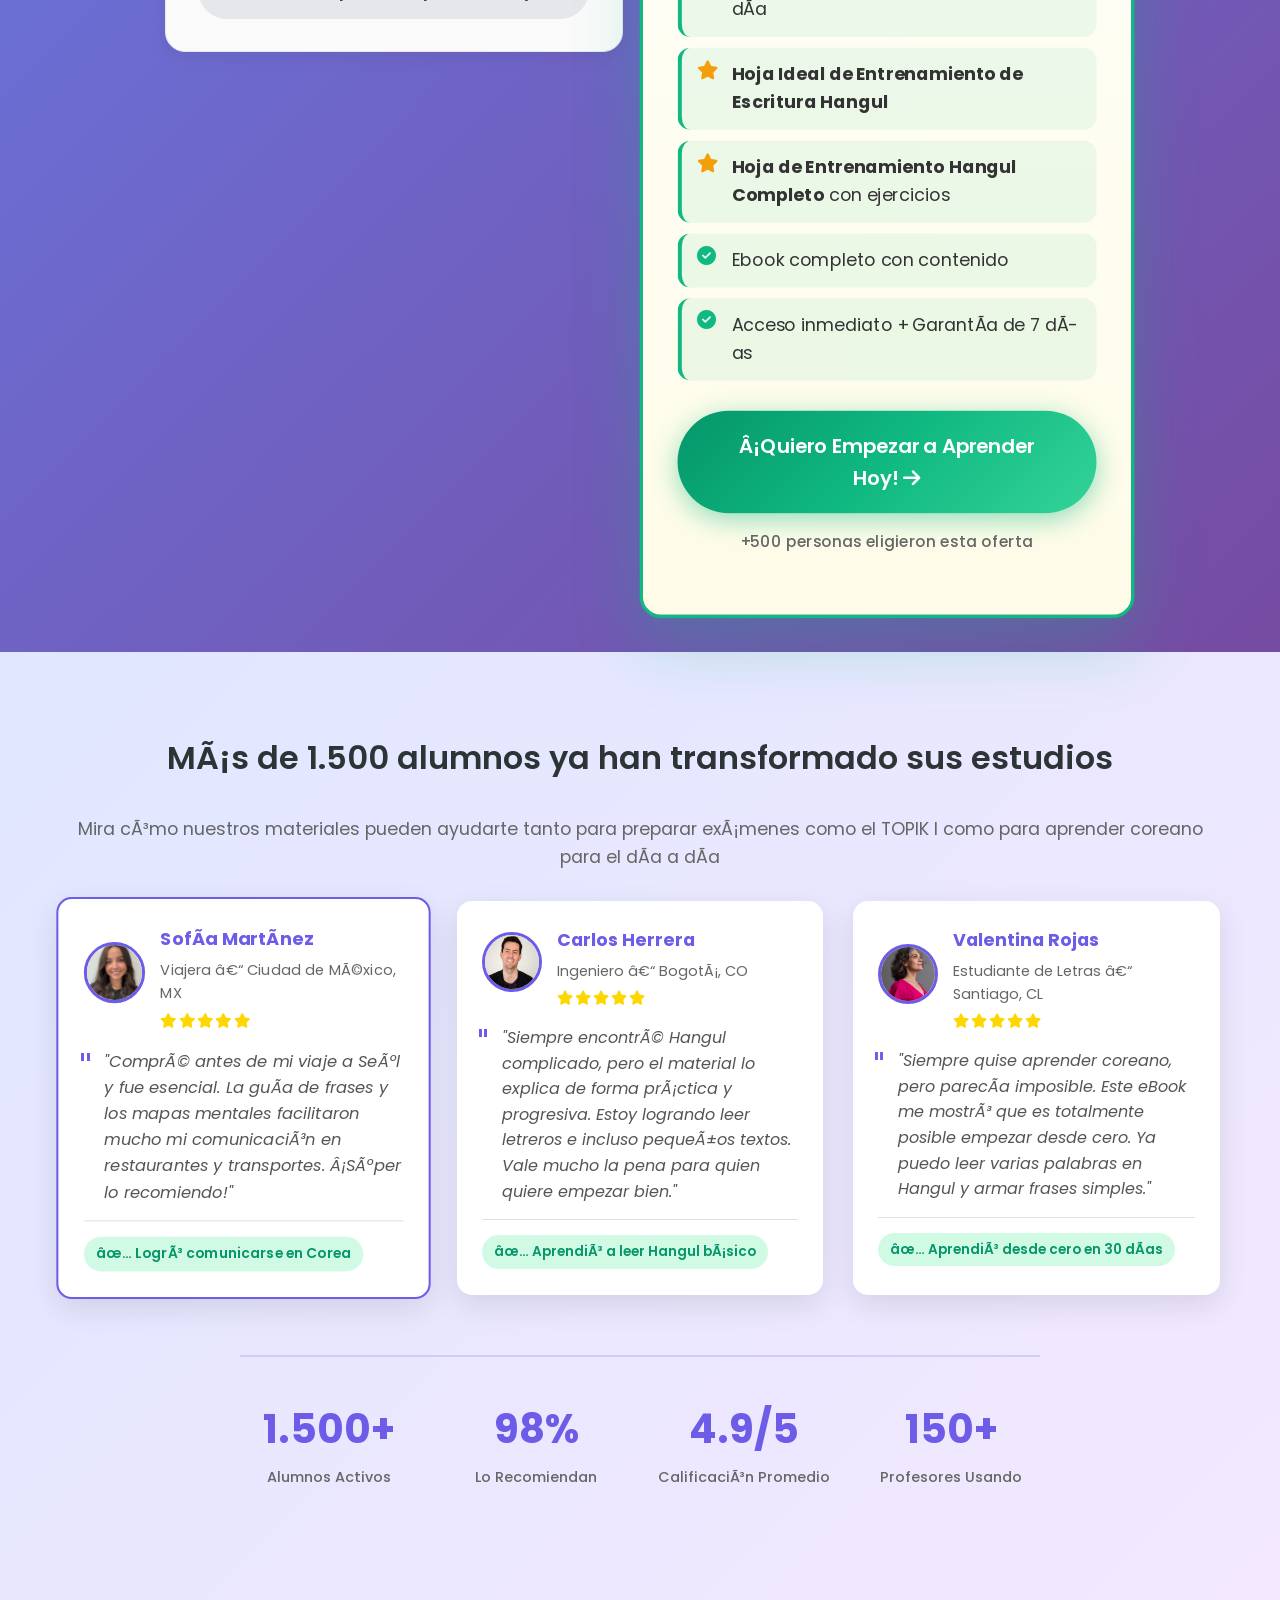
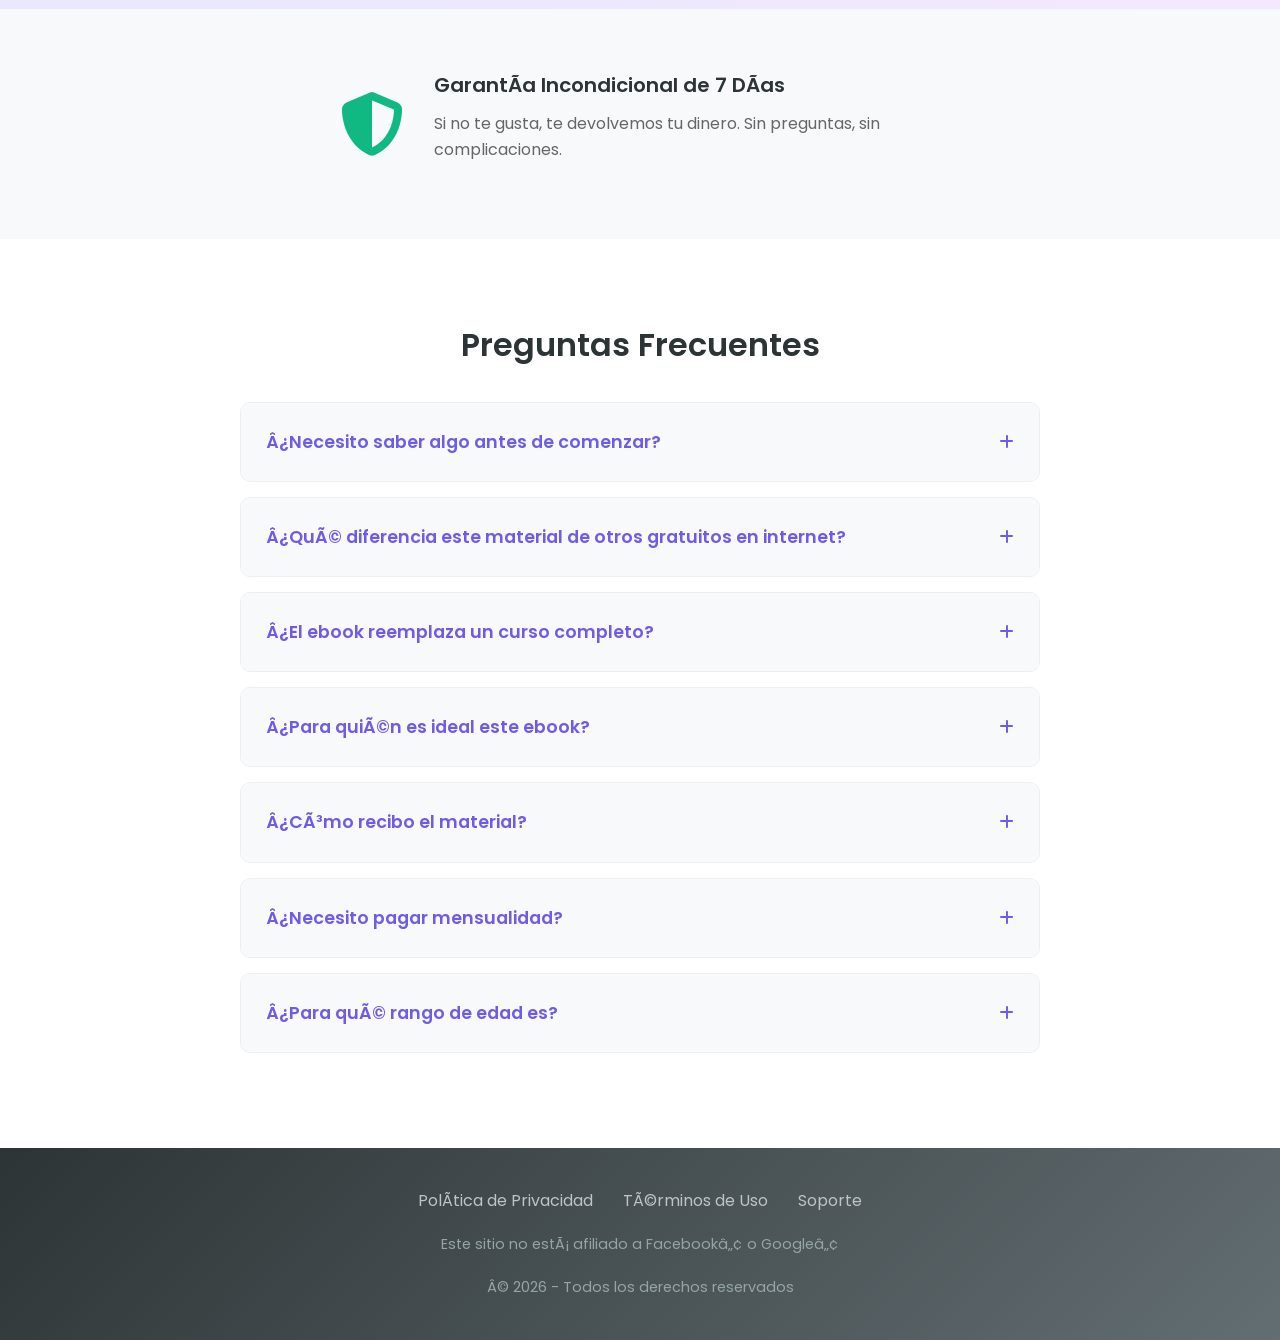
<file: es/index.html>
<!DOCTYPE html><html lang="es">
    <head>
    <script type="text/javascript">
    (function(c,l,a,r,i,t,y){
        c[a]=c[a]||function(){(c[a].q=c[a].q||[]).push(arguments)};
        t=l.createElement(r);t.async=1;t.src="https://www.clarity.ms/tag/"+i;
        y=l.getElementsByTagName(r)[0];y.parentNode.insertBefore(t,y);
    })(window, document, "clarity", "script", "to4eg5peqz");
    </script>
    <!-- Meta Pixel Code -->
    <script>
        !function(f,b,e,v,n,t,s)
        {if(f.fbq)return;n=f.fbq=function(){n.callMethod?
        n.callMethod.apply(n,arguments):n.queue.push(arguments)};
        if(!f._fbq)f._fbq=n;n.push=n;n.loaded=!0;n.version='2.0';
        n.queue=[];t=b.createElement(e);t.async=!0;
        t.src=v;s=b.getElementsByTagName(e)[0];
        s.parentNode.insertBefore(t,s)}(window, document,'script',
        'https://connect.facebook.net/en_US/fbevents.js');
        fbq('init', '1824008324968177');
        fbq('track', 'PageView');
        </script>
        <noscript><img height="1" width="1" style="display:none"
        src="https://www.facebook.com/tr?id=1824008324968177&ev=PageView&noscript=1"
        /></noscript>
        <!-- End Meta Pixel Code -->
    <script>
        window.pixelId = "696407d99d5ddab50e19eadb";
        var a = document.createElement("script");
        a.setAttribute("async", "");
        a.setAttribute("defer", "");
        a.setAttribute("src", "https://cdn.utmify.com.br/scripts/pixel/pixel.js");
        document.head.appendChild(a);
    </script>
    <script
        src="https://cdn.utmify.com.br/scripts/utms/latest.js"
        data-utmify-prevent-subids
        async
        defer
    ></script>
    <meta charset="UTF-8">
    <meta name="viewport" content="width=device-width, initial-scale=1.0">
    <title>Materiales de Coreano</title>
    <meta name="description" content="Aprende coreano desde cero con materiales completos y estructurados. Domina el Hangul y tus primeras palabras con un método validado por miles de alumnos.">
    
    <!-- Favicon -->
    <link rel="icon" type="image/svg+xml" href="images/Flag_of_South_Korea.svg">
    
    <!-- Google Fonts -->
    <link rel="preconnect" href="https://fonts.googleapis.com">
    <link rel="preconnect" href="https://fonts.gstatic.com" crossorigin="">
    <link href="https://fonts.googleapis.com/css2?family=Poppins:wght@300;400;500;600;700&display=swap" rel="stylesheet">
    
    <!-- Font Awesome -->
    <link rel="stylesheet" href="css/all.min.css">
    
    <!-- Custom CSS -->
    <link rel="stylesheet" href="css/styles.css">
</head>
<body>
    <!-- Banner descuento del día -->
    <div class="top-banner">
        <div class="container">
            <p><b>🎉 Descuento especial — solo HOY, <span id="current-date">6 de abril</span></b></p>
        </div>
    </div>
    
    <!-- Hero Section -->
    <section class="hero">
        <div class="container">
            <div class="hero-content">
                <div class="hero-text">
                    <h1><img src="/images/bandeira.png" alt="Bandera de Corea del Sur - Ícono" style="width: 40px; height: 40px;"> Domina lo Básico del Coreano en 30 Días</h1>
                    <p class="hero-subtitle">Aprende Hangul y tus primeras 200 palabras con el método utilizado por +1.500 alumnos que empezaron totalmente desde cero</p>
                    <div class="hero-trust">
                        <div class="trust-badge">
                            <i class="fas fa-users"></i>
                            <span>+1.500 Alumnos</span>
                        </div>
                        <div class="trust-badge">
                            <i class="fas fa-star"></i>
                            <span>Calificación 4.9/5</span>
                        </div>
                        <div class="trust-badge">
                            <i class="fas fa-check-circle"></i>
                            <span>Garantía de 7 Días</span>
                        </div>
                        <div class="trust-badge">
                            <i class="fas fa-bolt"></i>
                            <span>Acceso Inmediato</span>
                        </div>
                    </div>
                </div>
                <div class="hero-image">
                    <a href="#oferta"><img src="images/cero.png" alt="Aprender Coreano" class="hero-img" style="cursor: pointer;"></a>
                    <a href="#oferta" class="cta-button primary hero-cta">Quiero Acceder Ahora</a>
                </div>
            </div>
        </div>
    </section>

    <!-- Urgency Section -->
    <section class="urgency-section">
        <div class="container">
            <div class="urgency-content">
                <div class="urgency-text">
                    <h3>⏰ OFERTA ESPECIAL TERMINA EN:</h3>
                    <div id="countdown" class="countdown">
                        <div class="countdown-item">
                            <span id="hours">00</span>
                            <span class="countdown-label">Horas</span>
                        </div>
                        <div class="countdown-item">
                            <span id="minutes">00</span>
                            <span class="countdown-label">Minutos</span>
                        </div>
                        <div class="countdown-item">
                            <span id="seconds">00</span>
                            <span class="countdown-label">Segundos</span>
                        </div>
                    </div>
                </div>
                <div class="urgency-warning">
                    <i class="fas fa-exclamation-triangle"></i>
                    <span>¡Solo <strong id="stock-count">27</strong> copias disponibles con bonos completos!</span>
                </div>
            </div>
        </div>
    </section>

    <!-- Product Presentation -->
    <section class="product-presentation">
        <div class="container">
            <h2>📘 Material completo para principiantes de coreano</h2>
            <div class="product-content">
                <div class="product-mockup">
                    <a href="#oferta"><img src="/es/images/coreanoes.png" alt="Material completo para aprender coreano" class="mockup-img" style="cursor: pointer;"></a>
                </div>
                <div class="product-description">
                    <p>🚀 Lo que vas a encontrar:<br><br>✅ 50 Frases útiles del día a día para empezar a comunicarte.<br>✅ Guías para dominar Hangul con ejercicios de entrenamiento.<br>✅ Introducción práctica a las primeras palabras cotidianas.<br>✅ Consejos de estudio efectivos para acelerar tu aprendizaje.<br>✅ Curiosidades culturales para entender Corea más allá del idioma.<br>✅ La guía definitiva para dar tus primeros pasos en el idioma coreano.<br>🎁 ¡Tenemos algunos regalos para ti!</p>
                </div>
            </div>
        </div>
    </section>

    <!-- Benefits Section -->
    <section class="benefits">
        <div class="container">
            <h2>¿Por qué elegir nuestros materiales?</h2>
            <div class="benefits-grid">
                <div class="benefit-item">
                    <div class="benefit-icon">
                        <i class="fas fa-download"></i>
                    </div>
                    <h3>100% Digitales</h3>
                    <p>Listos para imprimir cuando lo necesites. Acceso instantáneo después de la compra.</p>
                </div>
                <div class="benefit-item">
                    <div class="benefit-icon">
                        <i class="fas fa-users"></i>
                    </div>
                    <h3>Para Todas las Edades</h3>
                    <p>Adaptados para niños, adolescentes e incluso adultos.</p>
                </div>
                <div class="benefit-item">
                    <div class="benefit-icon">
                        <i class="fas fa-heart"></i>
                    </div>
                    <h3>Método Validado</h3>
                    <p>Materiales prácticos, utilizados por miles de alumnos para perfeccionar sus conocimientos</p>
                </div>
            </div>
        </div>
    </section>

    <!-- Offer Section -->
    <section class="oferta" id="oferta">
        <div class="container">
            <h2>Elige Tu Paquete</h2>
            <p style="text-align: center; color: #fff; font-size: 1.1rem; margin-bottom: 40px;">Elige cómo quieres comenzar tu viaje hacia el coreano del día a día</p>
            <div class="offers-grid">
                <!-- Basic Package -->
                <div class="offer-card basic">
                    <h3>Paquete Básico</h3>
                    <div class="pricing">
                        <span class="new-price">$3.90 USD</span>
                        <span class="price-per-day">Pago único · Acceso para siempre</span>
                        <div class="price-conversion">
                            <span>Importe convertido automáticamente a la moneda de su país</span>
                        </div>
                    </div>
                    <div class="features-list">
                        <h4>Lo que vas a recibir:</h4>
                        <ul>
                            <li><i class="fas fa-check"></i><span class="feature-text">Ebook Completo: Del Hangul a la Fluidez</span></li>
                            <li><i class="fas fa-check"></i><span class="feature-text">Acceso inmediato al material digital</span></li>
                            <li><i class="fas fa-check"></i><span class="feature-text">Ejemplos reales de conversación</span></li>
                            <li><i class="fas fa-check"></i><span class="feature-text">Guía Dominando el Hangul (Alfabeto)</span></li>
                            <li><i class="fas fa-check"></i><span class="feature-text">Garantía de 7 días</span></li>
                        </ul>
                    </div>
                    <a href="https://pay.hotmart.com/P103895910J?checkoutMode=10" class="cta-button basic-cta">
                        ¡Quiero Empezar a Aprender Hoy! <i class="fas fa-arrow-right"></i>
                    </a>
                </div>

                <!-- Premium Package -->
                <div class="offer-card premium">
                    <div class="recommended-banner">
                        <span>🔥 LA MEJOR OPCIÓN: TODO EL MATERIAL POR POCO MÁS</span>
                    </div>
                    <h3>Paquete Premium</h3>
                    <div class="pricing pricing-anchor">
                        <span class="old-price">De $19.90</span>
                        <span class="new-price">$9.90 USD</span>
                        <span class="price-per-day">Pago único · Acceso para siempre</span>
                        <div class="price-conversion">
                            <span>Importe convertido automáticamente a la moneda de su país</span>
                        </div>
                    </div>
                    <div class="features-list features-premium">
                        <h4>Todo del paquete básico +</h4>
                        <ul>
                            <li><i class="fas fa-star"></i><span class="feature-text"><strong>100 verbos coreanos</strong> esenciales y su conjugación</span></li>
                            <li><i class="fas fa-star"></i><span class="feature-text"><strong>200 palabras esenciales</strong> del día a día</span></li>
                            <li><i class="fas fa-star"></i><span class="feature-text"><strong>Hoja Ideal de Entrenamiento de Escritura Hangul</strong></span></li>
                            <li><i class="fas fa-star"></i><span class="feature-text"><strong>Hoja de Entrenamiento Hangul Completo</strong> con ejercicios</span></li>
                            <li><i class="fas fa-check-circle"></i><span class="feature-text">Ebook completo con contenido</span></li>
                            <li><i class="fas fa-check-circle"></i><span class="feature-text">Acceso inmediato + Garantía de 7 días</span></li>
                        </ul>
                    </div>
                    <a href="https://pay.hotmart.com/R103909217A?checkoutMode=10" class="cta-button primary premium-btn">
                        ¡Quiero Empezar a Aprender Hoy! <i class="fas fa-arrow-right"></i>
                    </a>
                    <p class="social-proof">+500 personas eligieron esta oferta</p>
                </div>
            </div>
        </div>
    </section>

    <!-- Testimonials -->
    <section class="testimonials">
        <div class="container">
            <h2>Más de 1.500 alumnos ya han transformado sus estudios</h2>
            <p style="text-align: center; margin-bottom: 30px; font-size: 1.1rem;">Mira cómo nuestros materiales pueden ayudarte tanto para preparar exámenes como el TOPIK I como para aprender coreano para el día a día</p>
            
            <div class="testimonials-grid">
                <div class="testimonial featured">
                    <div class="testimonial-header">
                        <div class="testimonial-photo">
                            <img src="images/tl.webp" alt="Sofía Martínez" class="profile-img">
                        </div>
                        <div class="testimonial-info">
                            <strong>Sofía Martínez</strong>
                            <span>Viajera – Ciudad de México, MX</span>
                            <div class="testimonial-rating">
                                <i class="fas fa-star"></i>
                                <i class="fas fa-star"></i>
                                <i class="fas fa-star"></i>
                                <i class="fas fa-star"></i>
                                <i class="fas fa-star"></i>
                            </div>
                        </div>
                    </div>
                    <div class="testimonial-content">
                        <p>"Compré antes de mi viaje a Seúl y fue esencial. La guía de frases y los mapas mentales facilitaron mucho mi comunicación en restaurantes y transportes. ¡Súper lo recomiendo!"</p>
                        <div class="testimonial-result">
                            <span class="result-badge">✅ Logró comunicarse en Corea</span>
                        </div>
                    </div>
                </div>

                <div class="testimonial">
                    <div class="testimonial-header">
                        <div class="testimonial-photo">
                            <img src="images/photo-1651684215020-f7a5b6610f23.jpg" alt="Profesor Carlos Herrera" class="profile-img">
                        </div>
                        <div class="testimonial-info">
                            <strong>Carlos Herrera</strong>
                            <span>Ingeniero – Bogotá, CO</span>
                            <div class="testimonial-rating">
                                <i class="fas fa-star"></i>
                                <i class="fas fa-star"></i>
                                <i class="fas fa-star"></i>
                                <i class="fas fa-star"></i>
                                <i class="fas fa-star"></i>
                            </div>
                        </div>
                    </div>
                    <div class="testimonial-content">
                        <p>"Siempre encontré Hangul complicado, pero el material lo explica de forma práctica y progresiva. Estoy logrando leer letreros e incluso pequeños textos. Vale mucho la pena para quien quiere empezar bien."</p>
                        <div class="testimonial-result">
                            <span class="result-badge">✅ Aprendió a leer Hangul básico</span>
                        </div>
                    </div>
                </div>

                <div class="testimonial">
                    <div class="testimonial-header">
                        <div class="testimonial-photo">
                            <img src="images/retrato-de-mulher-senior-elegante-sorridente-23-2149038116.jpg" alt="Valentina Rojas" class="profile-img">
                        </div>
                        <div class="testimonial-info">
                            <strong>Valentina Rojas</strong>
                            <span>Estudiante de Letras – Santiago, CL</span>
                            <div class="testimonial-rating">
                                <i class="fas fa-star"></i>
                                <i class="fas fa-star"></i>
                                <i class="fas fa-star"></i>
                                <i class="fas fa-star"></i>
                                <i class="fas fa-star"></i>
                            </div>
                        </div>
                    </div>
                    <div class="testimonial-content">
                        <p>"Siempre quise aprender coreano, pero parecía imposible. Este eBook me mostró que es totalmente posible empezar desde cero. Ya puedo leer varias palabras en Hangul y armar frases simples."</p>
                        <div class="testimonial-result">
                            <span class="result-badge">✅ Aprendió desde cero en 30 días</span>
                        </div>
                    </div>
                </div>
            </div>

            <div class="testimonials-stats">
                <div class="stat-item">
                    <div class="stat-number">1.500+</div>
                    <div class="stat-label">Alumnos Activos</div>
                </div>
                <div class="stat-item">
                    <div class="stat-number">98%</div>
                    <div class="stat-label">Lo Recomiendan</div>
                </div>
                <div class="stat-item">
                    <div class="stat-number">4.9/5</div>
                    <div class="stat-label">Calificación Promedio</div>
                </div>
                <div class="stat-item">
                    <div class="stat-number">150+</div>
                    <div class="stat-label">Profesores Usando</div>
                </div>
            </div>
        </div>
    </section>

    <!-- Guarantee -->
    <section class="guarantee">
        <div class="container">
            <div class="guarantee-content">
                <div class="guarantee-icon">
                    <i class="fas fa-shield-alt"></i>
                </div>
                <div class="guarantee-text">
                    <h3>Garantía Incondicional de 7 Días</h3>
                    <p>Si no te gusta, te devolvemos tu dinero. Sin preguntas, sin complicaciones.</p>
                </div>
            </div>
        </div>
    </section>

    <!-- FAQ -->
    <section class="faq">
        <div class="container">
            <h2>Preguntas Frecuentes</h2>
            <div class="faq-list">
                <div class="faq-item">
                    <div class="faq-question">
                        <h3>¿Necesito saber algo antes de comenzar?</h3>
                        <i class="fas fa-plus"></i>
                    </div>
                    <div class="faq-answer">
                        <p>👉 ¡No! El material fue hecho para principiantes absolutos. Aprenderás desde Hangul y las primeras frases del día a día.</p>
                    </div>
                </div>
                <div class="faq-item">
                    <div class="faq-question">
                        <h3>¿Qué diferencia este material de otros gratuitos en internet?</h3>
                        <i class="fas fa-plus"></i>
                    </div>
                    <div class="faq-answer">
                        <p>👉 La organización. En lugar de perderse en videos y publicaciones sueltas, tendrás un camino estructurado:<br><br>Comienza desde cero.<br><br>Evoluciona paso a paso.<br><br>Recibe consejos prácticos para estudiar solo.<br><br>Todo en español y adaptado para quien nunca ha tenido contacto con el idioma coreano.</p>
                    </div>
                </div>
                <div class="faq-item">
                    <div class="faq-question">
                        <h3>¿El ebook reemplaza un curso completo?</h3>
                        <i class="fas fa-plus"></i>
                    </div>
                    <div class="faq-answer">
                        <p>👉 No es un curso avanzado, sino tu puerta de entrada. Te dará las bases sólidas para entender la lógica del coreano, desbloquear los primeros estudios y ganar confianza para seguir aprendiendo.</p>
                    </div>
                </div>
                <div class="faq-item">
                    <div class="faq-question">
                        <h3>¿Para quién es ideal este ebook?</h3>
                        <i class="fas fa-plus"></i>
                    </div>
                    <div class="faq-answer">
                        <p>✅ Para quienes siempre quisieron aprender coreano pero no sabían por dónde empezar.<br>✅ Fans de K-pop, K-dramas y cultura coreana.<br>✅ Estudiantes que quieren tener una base antes de invertir en cursos pagos.<br>✅ Personas a las que les gusta aprender nuevos idiomas de forma práctica.</p>
                    </div>
                </div>
                <div class="faq-item">
                    <div class="faq-question">
                        <h3>¿Cómo recibo el material?</h3>
                        <i class="fas fa-plus"></i>
                    </div>
                    <div class="faq-answer">
                        <p>Después de la confirmación del pago, recibirás un correo electrónico con el enlace para descargar el material en PDF. ¡El acceso es inmediato!</p>
                    </div>
                </div>
                <div class="faq-item">
                    <div class="faq-question">
                        <h3>¿Necesito pagar mensualidad?</h3>
                        <i class="fas fa-plus"></i>
                    </div>
                    <div class="faq-answer">
                        <p>¡No! Es un pago único. Pagas una vez y tienes acceso para siempre al material.</p>
                    </div>
                </div>
                <div class="faq-item">
                    <div class="faq-question">
                        <h3>¿Para qué rango de edad es?</h3>
                        <i class="fas fa-plus"></i>
                    </div>
                    <div class="faq-answer">
                        <p>El material fue pensado para todas las edades</p>
                    </div>
                </div>
            </div>
        </div>
    </section>

    <!-- Footer -->
    <footer class="footer">
        <div class="container">
            <div class="footer-content">
                <div class="footer-links">
                    <a href="#">Política de Privacidad</a>
                    <a href="#">Términos de Uso</a>
                    <a href="#">Soporte</a>
                </div>
                <p class="footer-disclaimer">Este sitio no está afiliado a Facebook™ o Google™</p>
                <p class="footer-copyright">© 2026 - Todos los derechos reservados</p>
            </div>
        </div>
    </footer>

    <!-- Sales Notification -->
    <div id="sales-notification" class="sales-notification">
        <div class="notification-content">
            <div class="notification-icon">
                <i class="fas fa-check-circle"></i>
            </div>
            <div class="notification-text">
                <strong id="buyer-name">Sofía López</strong> de <span id="buyer-location">Ciudad de México, MX</span>
                <br>
                compró el <span id="package-type">Paquete Premium</span>
                <div class="time-ago">hace <span id="time-ago">3</span> minutos</div>
            </div>
        </div>

    </div>

    <script>
        // Countdown Timer - 15 minutes
        function startCountdown() {
            const startTime = new Date();
            const endTime = new Date(startTime.getTime() + 15 * 60 * 1000); // 15 minutos
            
            function updateCountdown() {
                const now = new Date();
                const diff = endTime - now;
                
                if (diff <= 0) {
                    document.getElementById('hours').textContent = '00';
                    document.getElementById('minutes').textContent = '00';
                    document.getElementById('seconds').textContent = '00';
                    return;
                }
                
                const hours = Math.floor(diff / (1000 * 60 * 60));
                const minutes = Math.floor((diff % (1000 * 60 * 60)) / (1000 * 60));
                const seconds = Math.floor((diff % (1000 * 60)) / 1000);
                
                document.getElementById('hours').textContent = String(hours).padStart(2, '0');
                document.getElementById('minutes').textContent = String(minutes).padStart(2, '0');
                document.getElementById('seconds').textContent = String(seconds).padStart(2, '0');
            }
            
            updateCountdown();
            setInterval(updateCountdown, 1000);
        }
        
        // Stock counter animation
        function updateStockCount() {
            const stockElement = document.getElementById('stock-count');
            const currentStock = parseInt(stockElement.textContent);
            const newStock = Math.max(15, currentStock - Math.floor(Math.random() * 3));
            stockElement.textContent = newStock;
        }
        
        // Start countdown on page load
        window.addEventListener('DOMContentLoaded', () => {
            const currentDateEl = document.getElementById('current-date');
            if (currentDateEl) {
                const today = new Date();
                currentDateEl.textContent = today.toLocaleDateString('es-419', {
                    day: 'numeric',
                    month: 'long'
                });
            }

            startCountdown();
            setInterval(updateStockCount, 180000); // Update stock every 3 minutes
        });

        // Sales notification data
        const salesData = [
            { name: "Sofía López", location: "Ciudad de México, MX", package: "Paquete Premium", type: "premium" },
            { name: "María González", location: "Santiago, CL", package: "Paquete Básico", type: "basic" },
            { name: "Juan Pérez", location: "Bogotá, CO", package: "Paquete Premium", type: "premium" },
            { name: "Camila Torres", location: "Medellín, CO", package: "Paquete Premium", type: "premium" },
            { name: "Diego Ramírez", location: "Guadalajara, MX", package: "Paquete Básico", type: "basic" },
            { name: "Valentina Rojas", location: "Santiago, CL", package: "Paquete Premium", type: "premium" },
            { name: "Carlos Herrera", location: "Monterrey, MX", package: "Paquete Premium", type: "premium" },
            { name: "Fernanda Castillo", location: "Valparaíso, CL", package: "Paquete Básico", type: "basic" },
            { name: "Andrés Muñoz", location: "Cali, CO", package: "Paquete Premium", type: "premium" },
            { name: "Paula Fernández", location: "Puebla, MX", package: "Paquete Premium", type: "premium" },
            { name: "Ricardo Álvarez", location: "Concepción, CL", package: "Paquete Básico", type: "basic" },
            { name: "Beatriz Molina", location: "Barranquilla, CO", package: "Paquete Premium", type: "premium" },
            { name: "Daniel Ortega", location: "Querétaro, MX", package: "Paquete Premium", type: "premium" },
            { name: "Luciana Navarro", location: "Antofagasta, CL", package: "Paquete Básico", type: "basic" },
            { name: "Felipe Carrillo", location: "Cartagena, CO", package: "Paquete Premium", type: "premium" }
        ];

        let currentSaleIndex = 0;
        let notificationVisible = false;

        function showSalesNotification() {
            if (notificationVisible) return;
            
            const notification = document.getElementById('sales-notification');
            const sale = salesData[currentSaleIndex];
            
            // Update notification content
            document.getElementById('buyer-name').textContent = sale.name;
            document.getElementById('buyer-location').textContent = sale.location;
            document.getElementById('package-type').textContent = sale.package;
            document.getElementById('time-ago').textContent = Math.floor(Math.random() * 15) + 1;
            
            // Add package type class for styling
            notification.className = `sales-notification ${sale.type}`;
            
            // Show notification
            notification.classList.add('show');
            notificationVisible = true;
            
            // Hide after 6 seconds
            setTimeout(() => {
                notification.classList.remove('show');
                notificationVisible = false;
                currentSaleIndex = (currentSaleIndex + 1) % salesData.length;
            }, 6000);
        }



        // Start showing notifications after 5 seconds, then every 10-15 seconds
        setTimeout(() => {
            showSalesNotification();
            setInterval(() => {
                if (!notificationVisible) {
                    setTimeout(showSalesNotification, Math.random() * 5000 + 5000);
                }
            }, 10000);
        }, 5000);

        // FAQ Accordion functionality
        document.querySelectorAll('.faq-question').forEach(question => {
            question.addEventListener('click', () => {
                const faqItem = question.parentElement;
                const answer = faqItem.querySelector('.faq-answer');
                const icon = question.querySelector('i');
                
                // Toggle active class
                faqItem.classList.toggle('active');
                
                // Toggle icon
                if (faqItem.classList.contains('active')) {
                    icon.classList.remove('fa-plus');
                    icon.classList.add('fa-minus');
                } else {
                    icon.classList.remove('fa-minus');
                    icon.classList.add('fa-plus');
                }
            });
        });

        // Smooth scrolling for CTA buttons
        document.querySelectorAll('a[href^="#"]').forEach(anchor => {
            anchor.addEventListener('click', function (e) {
                e.preventDefault();
                const target = document.querySelector(this.getAttribute('href'));
                if (target) {
                    target.scrollIntoView({
                        behavior: 'smooth',
                        block: 'start'
                    });
                }
            });
        });
    </script>


</body></html>
</file>
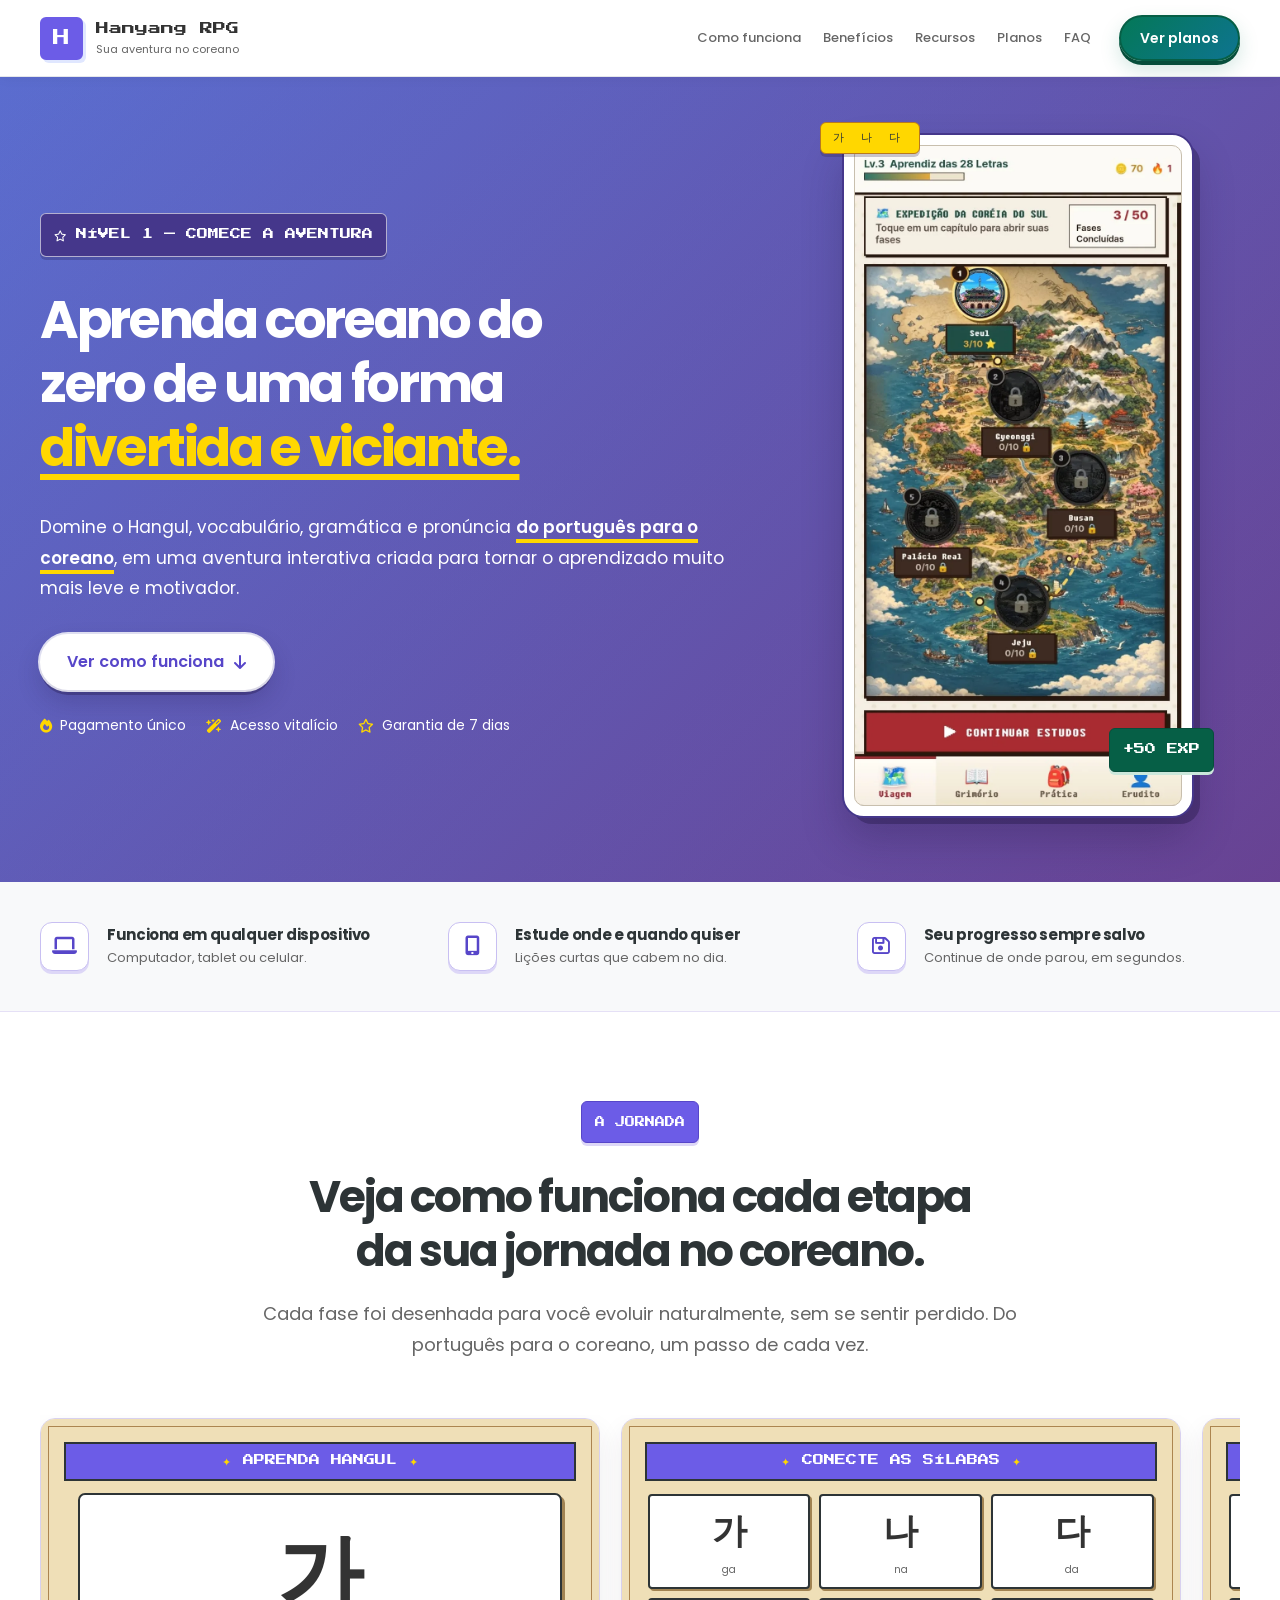
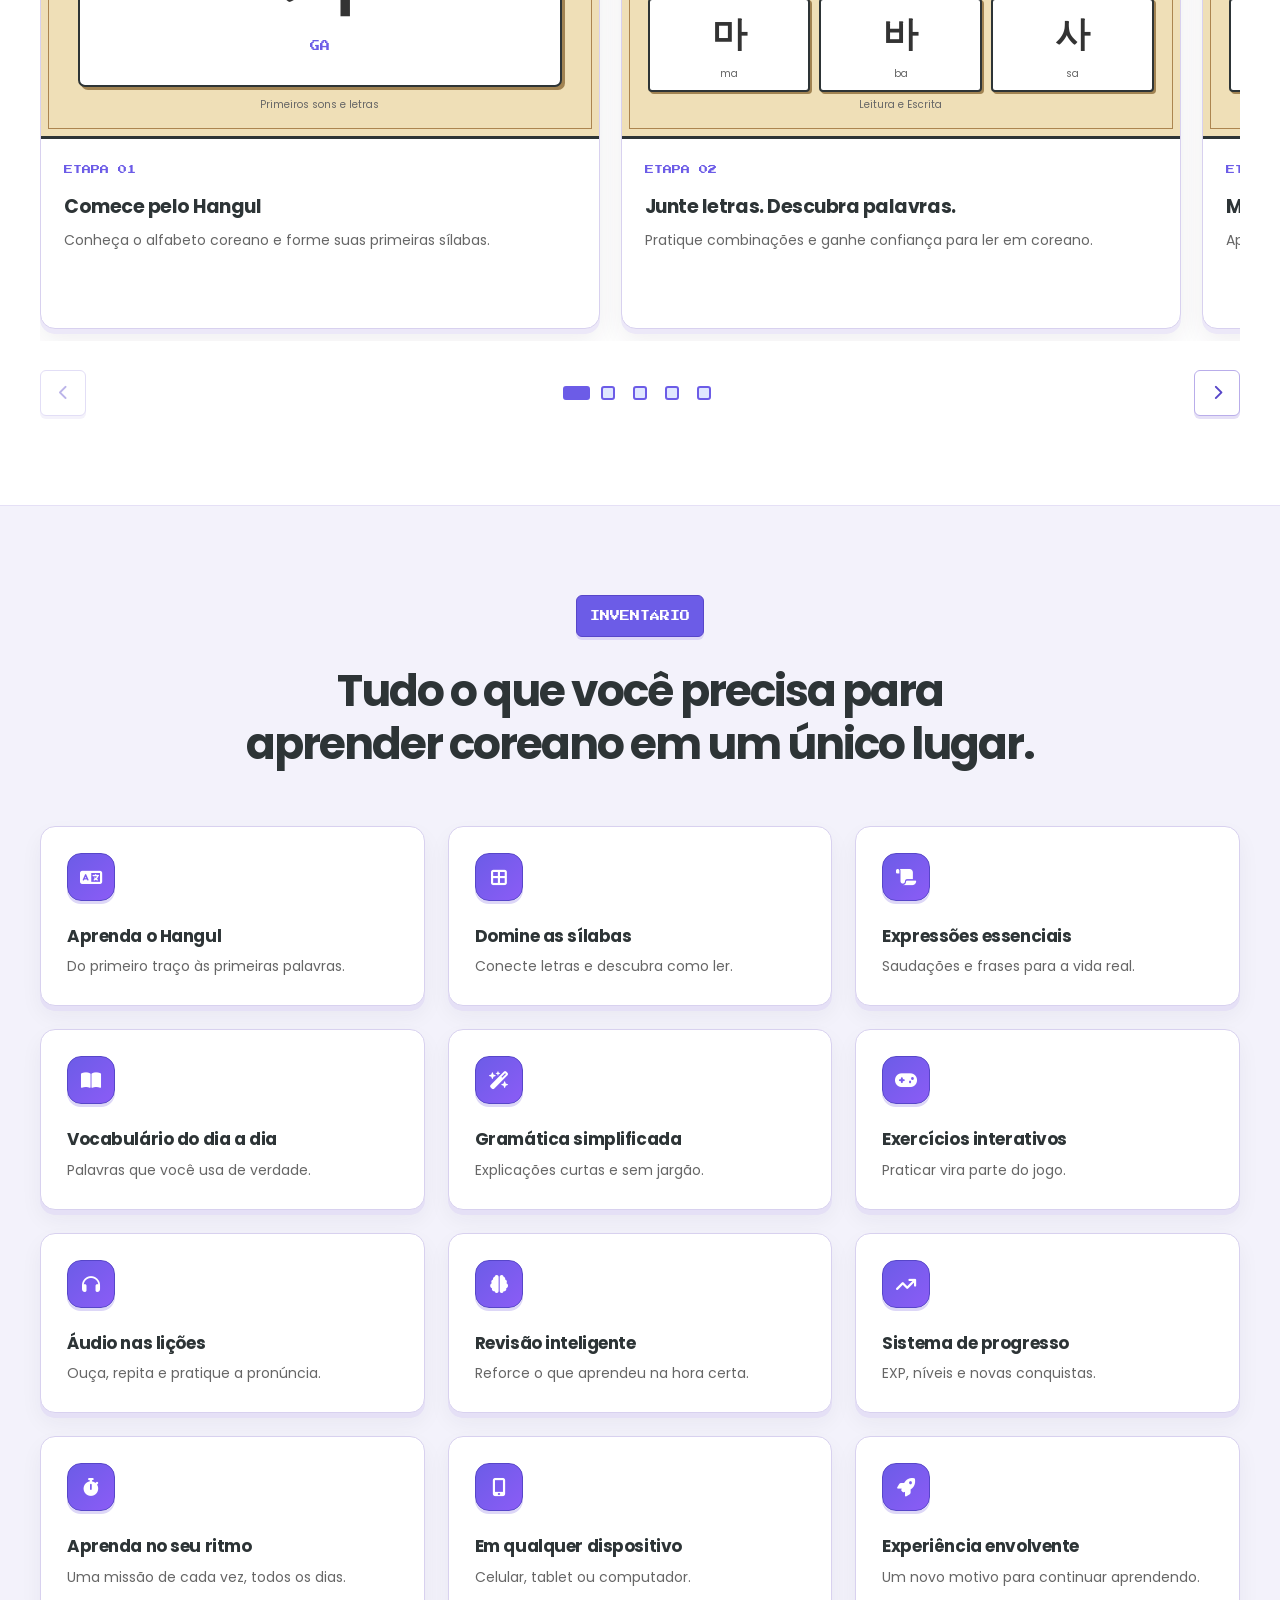
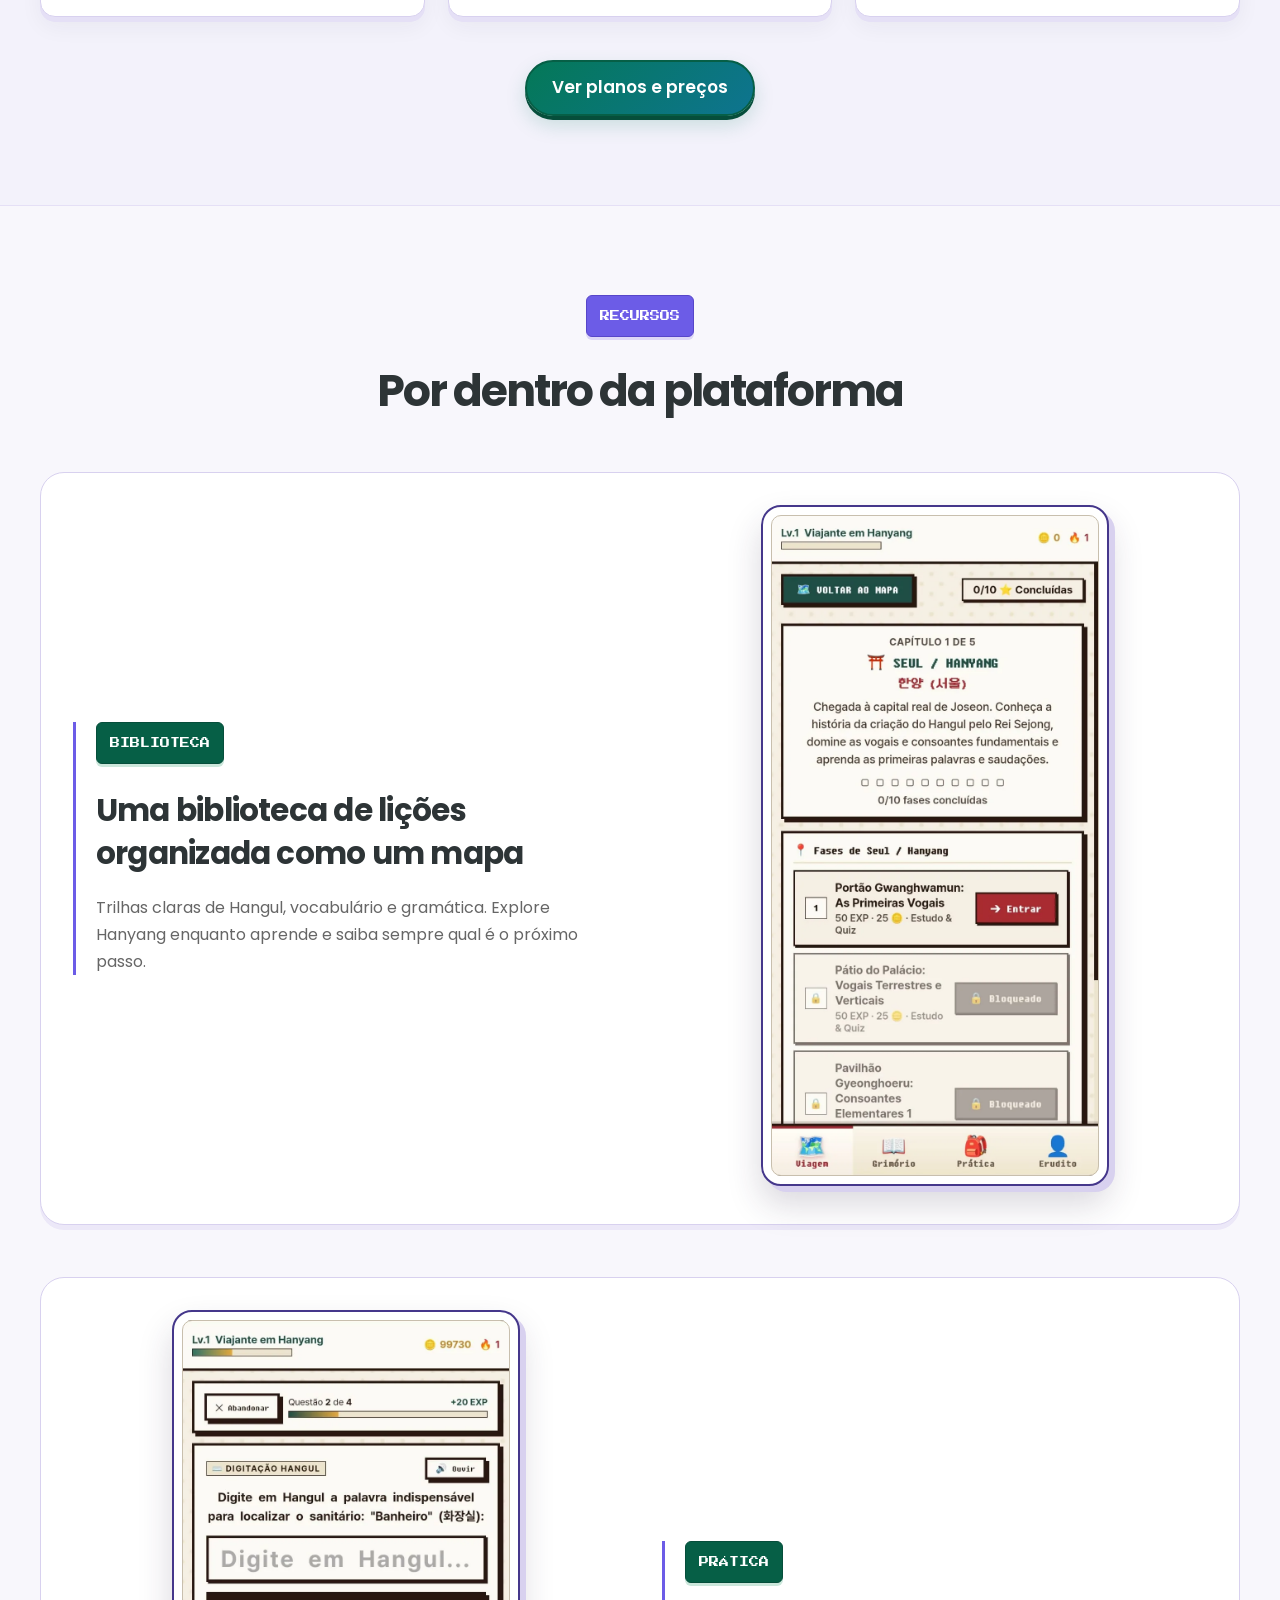
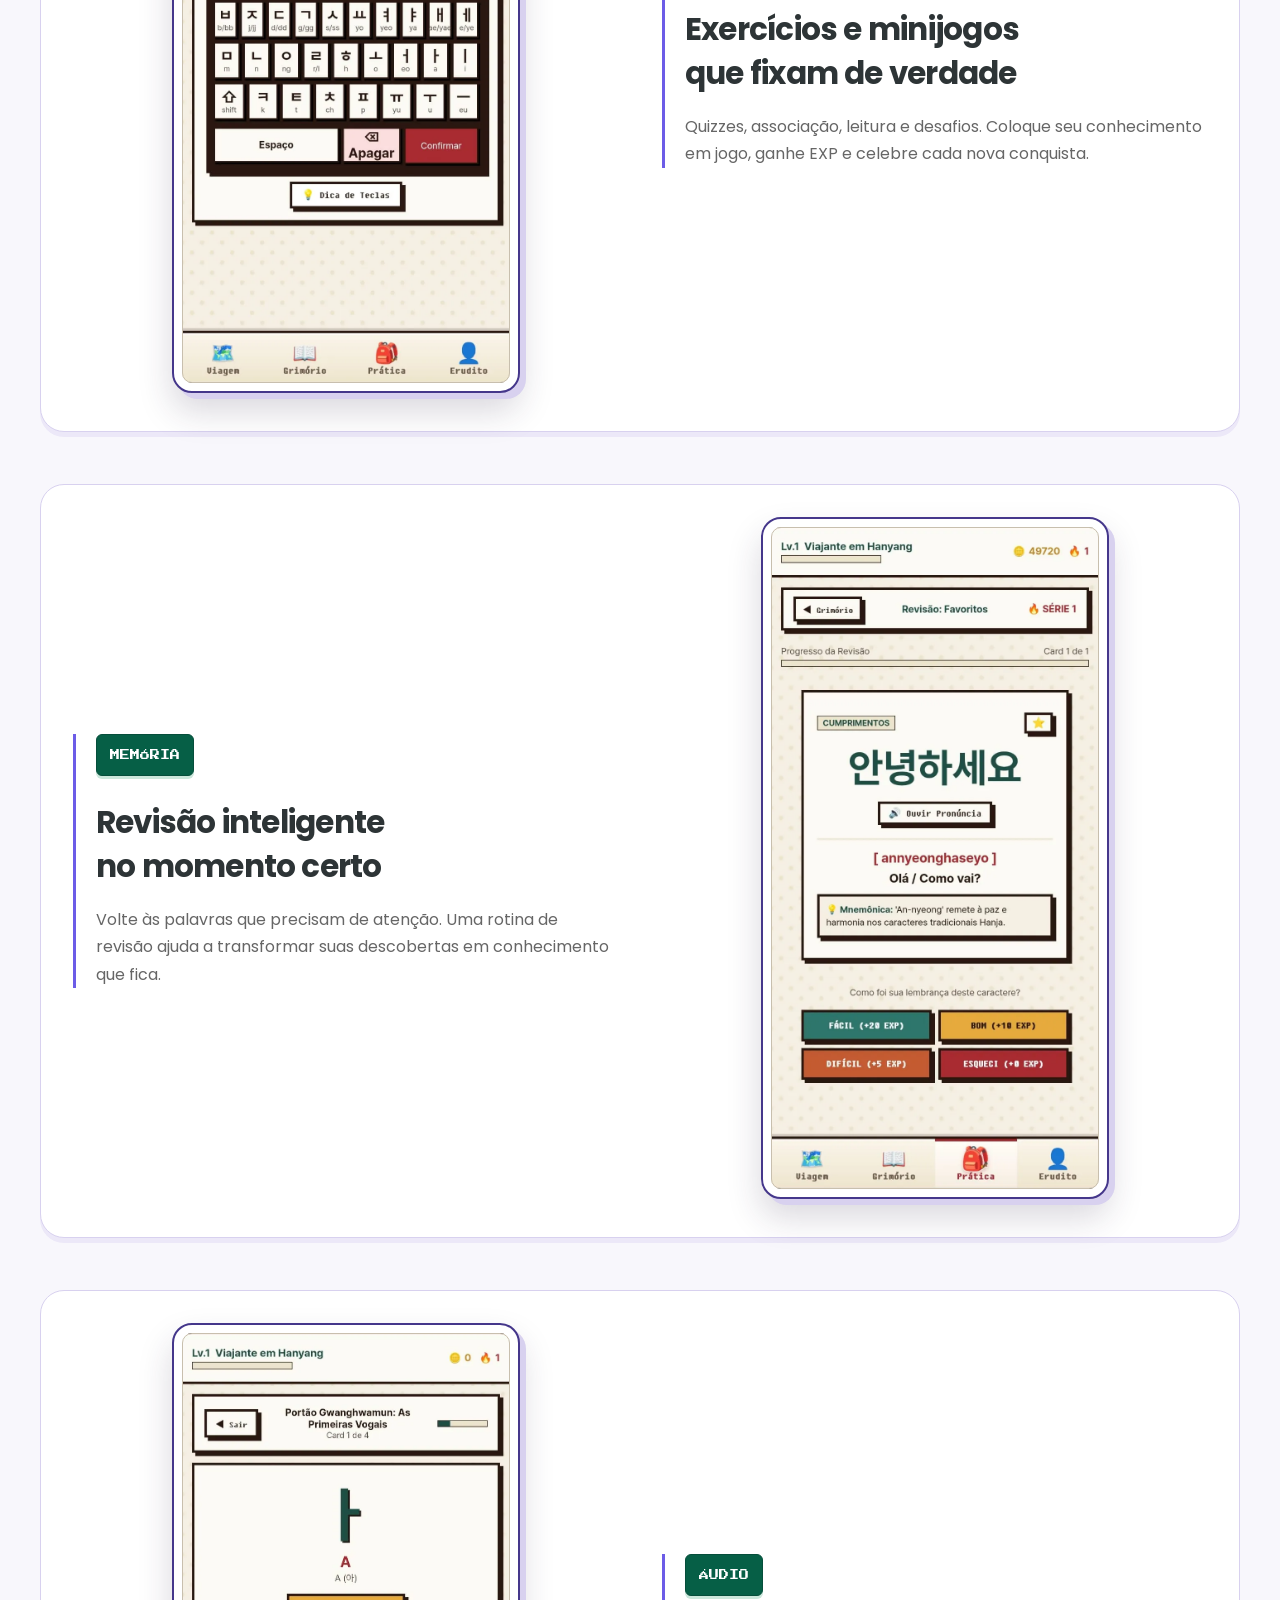
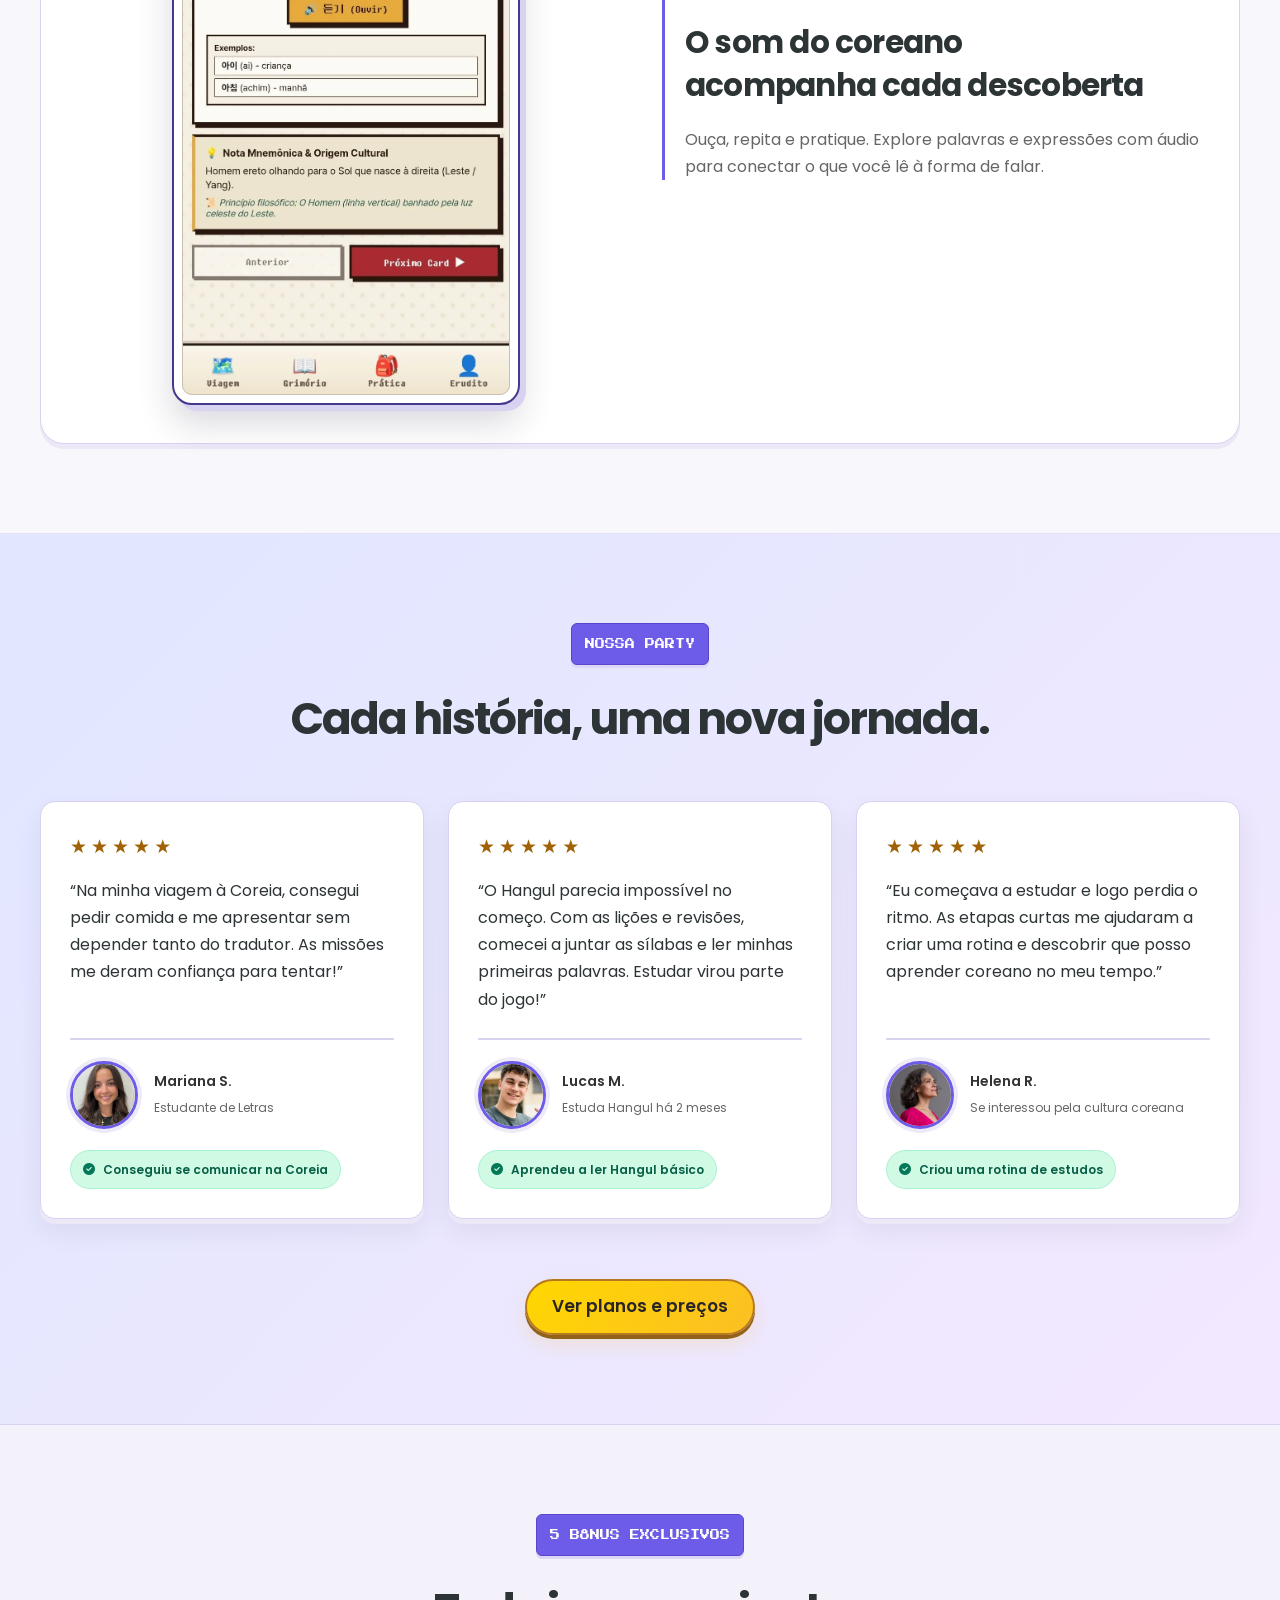
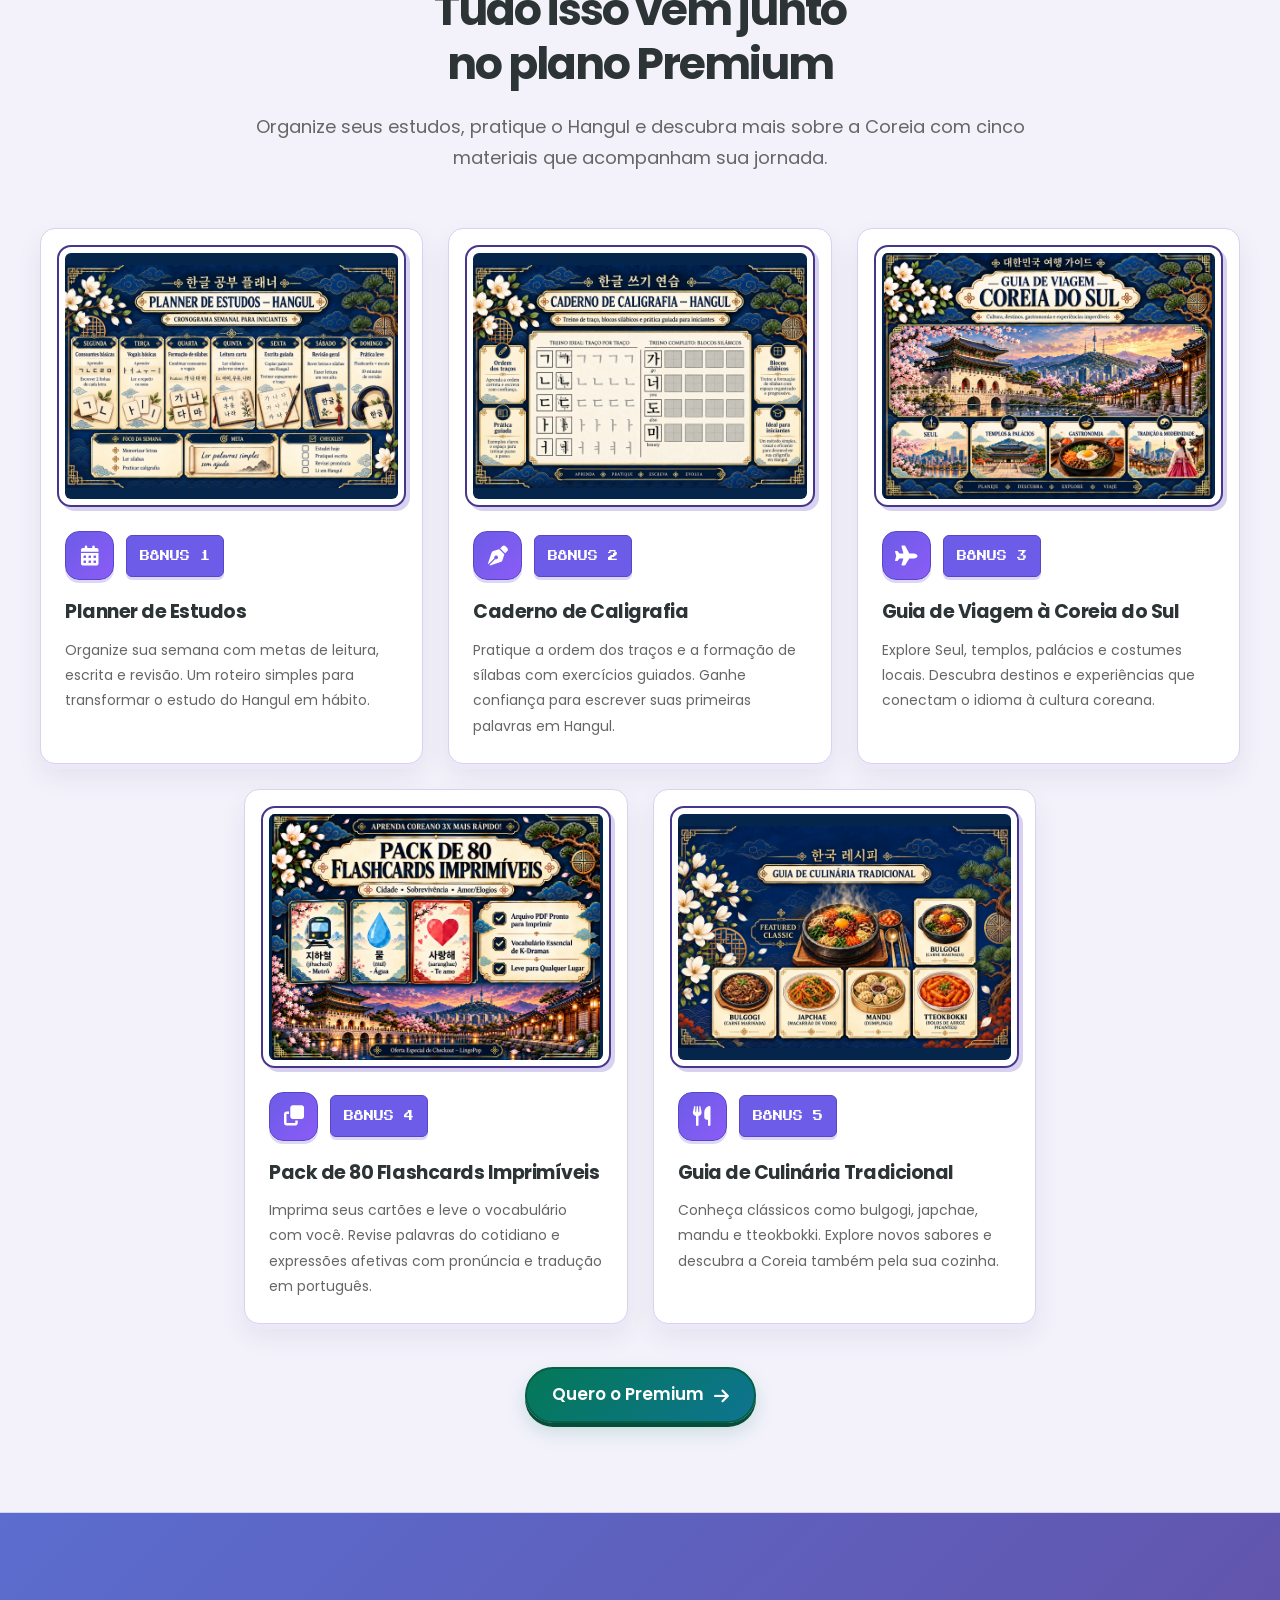
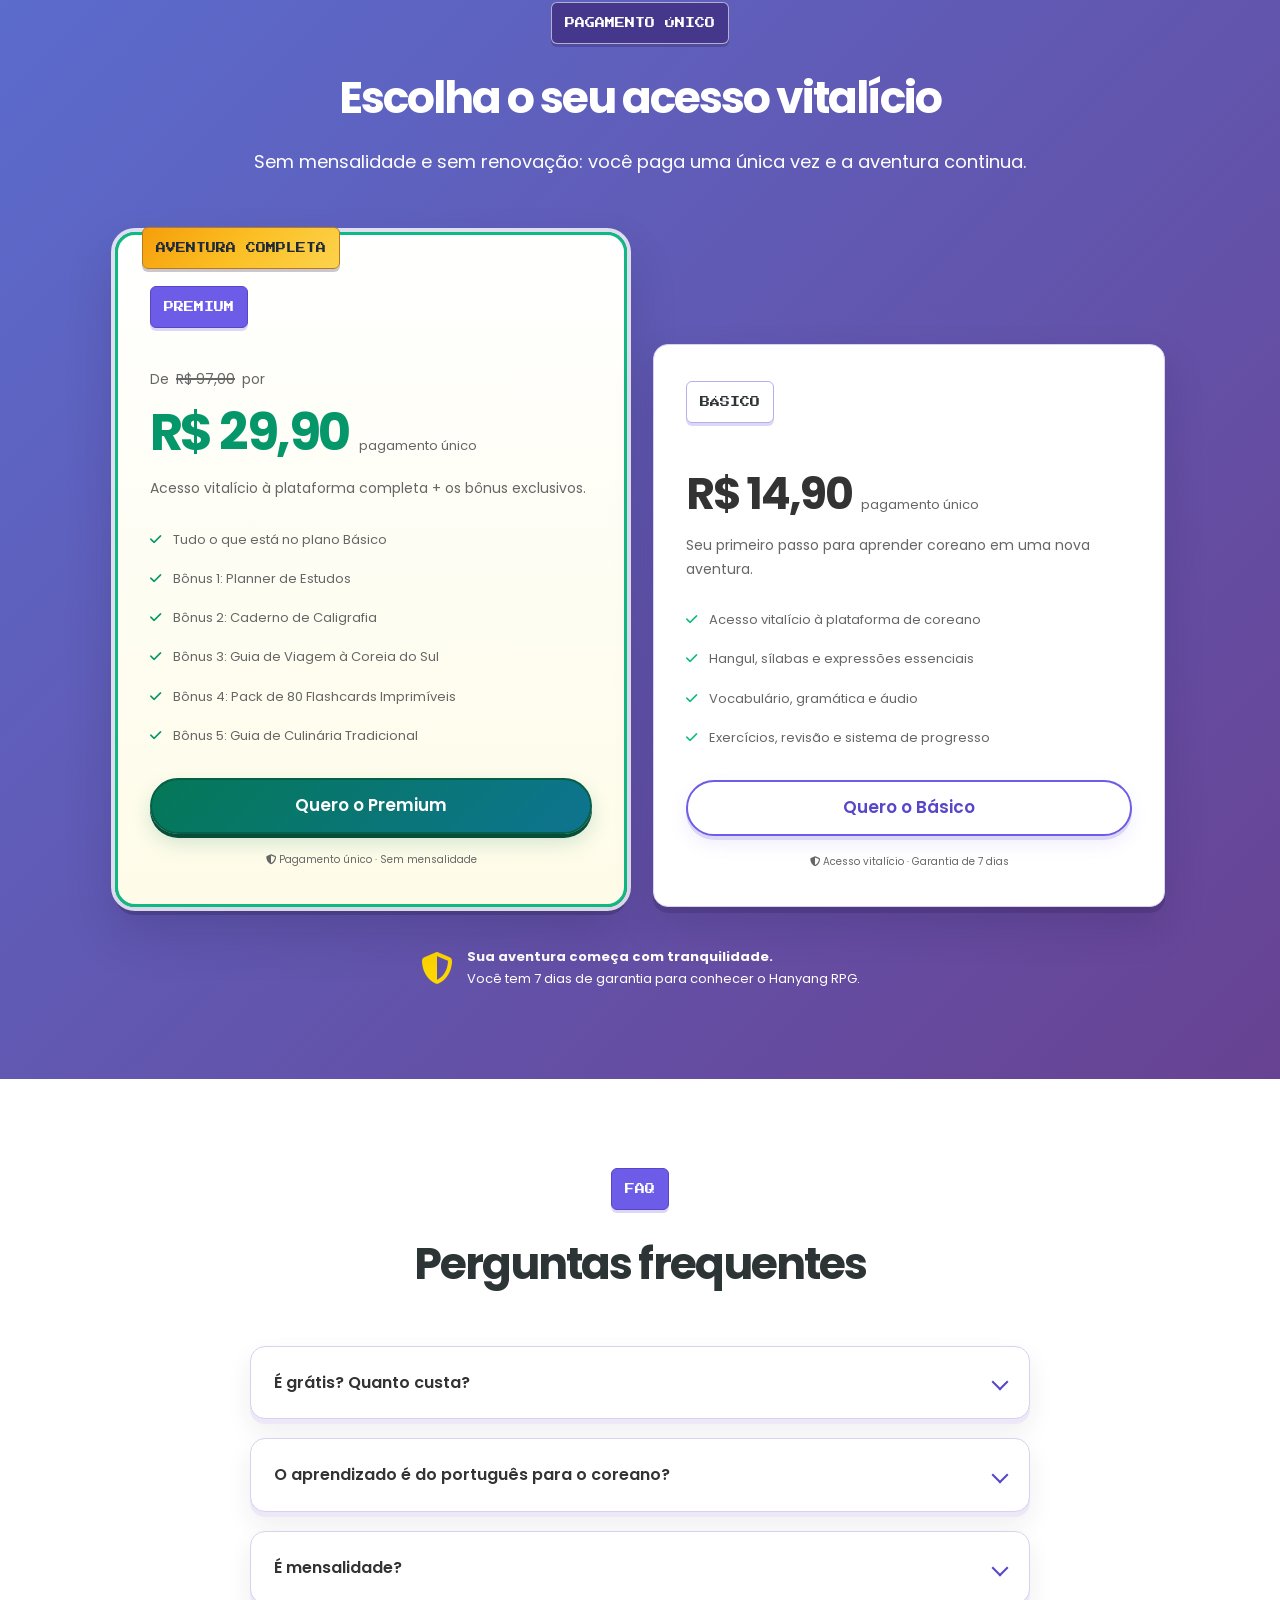
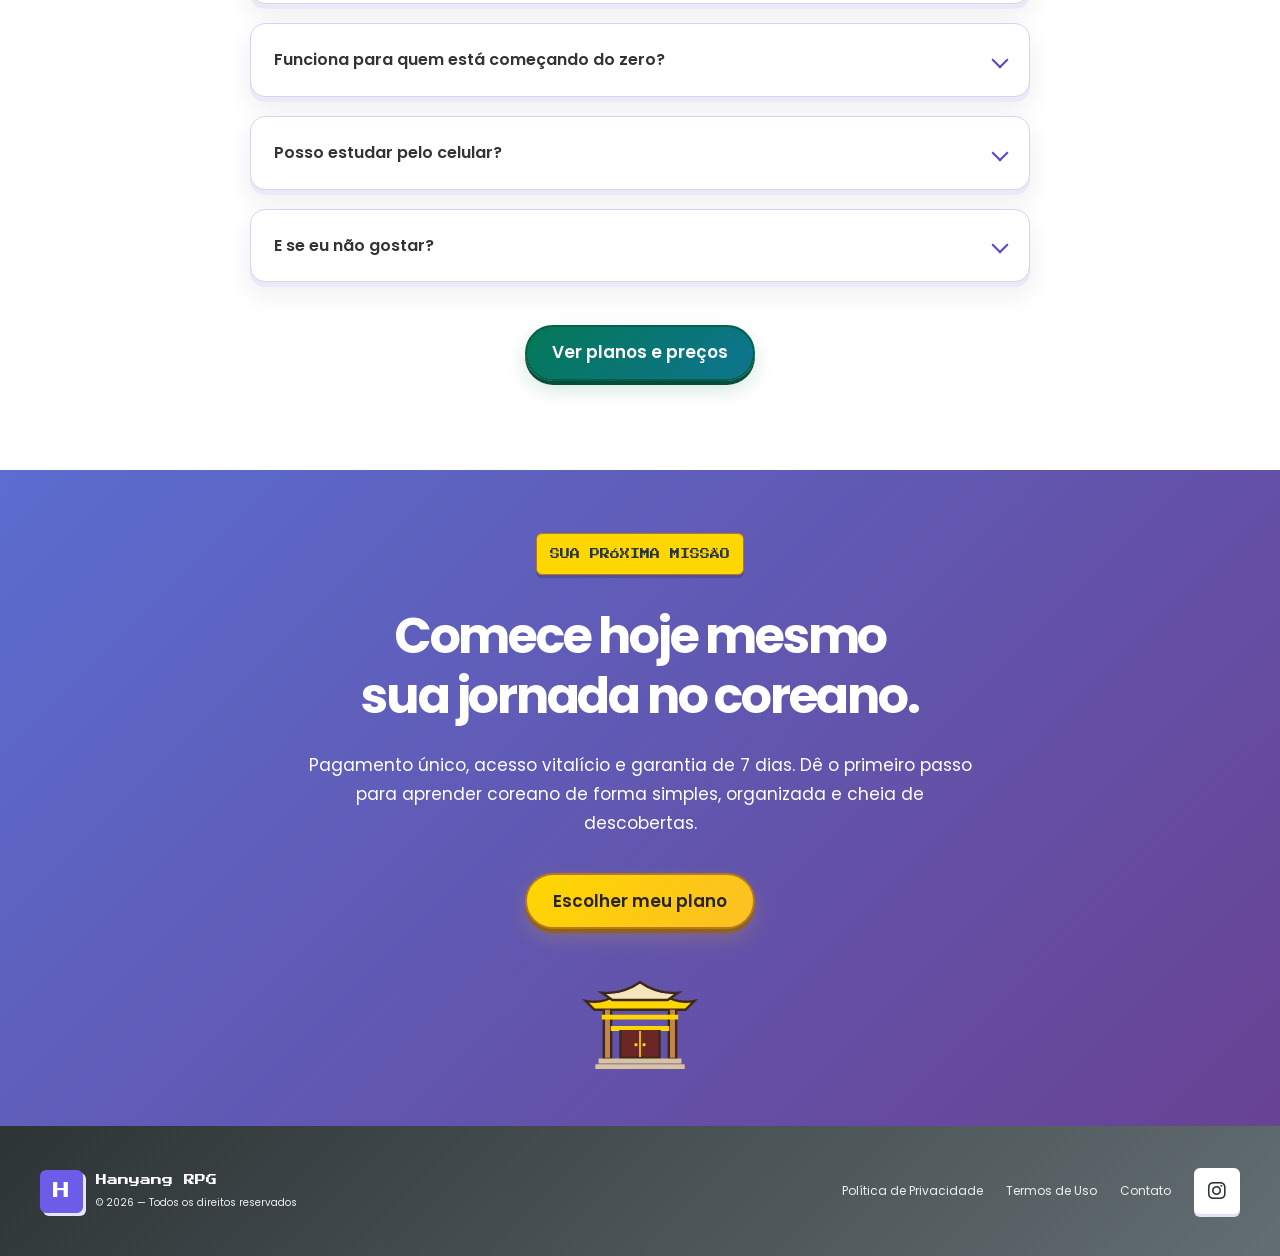
<file: app.html>
<!DOCTYPE html>
<html lang="pt-BR">
<head>
    <meta charset="UTF-8">
    <meta name="viewport" content="width=device-width, initial-scale=1.0">
    <meta name="theme-color" content="#6C5CE7">
    <meta name="description" content="Transforme seu aprendizado de coreano em uma aventura. Conheça o Hanyang RPG: Hangul, vocabulário, exercícios e revisão em uma jornada do português para o coreano.">
    <title>Hanyang RPG — Sua aventura no coreano começa aqui</title>
    <link rel="icon" type="image/svg+xml" href="images/Flag_of_South_Korea.svg">
    <link rel="preconnect" href="https://fonts.googleapis.com">
    <link rel="preconnect" href="https://fonts.gstatic.com" crossorigin>
    <link href="https://fonts.googleapis.com/css2?family=Poppins:wght@400;500;600;700&family=Press+Start+2P&display=swap" rel="stylesheet">
    <link rel="stylesheet" href="css/all.min.css">
    <link rel="stylesheet" href="css/styles.css">
    <!-- Extensões exclusivas desta página. As folhas e os recursos existentes são preservados. -->
    <style>
        .hanyang {
            /* Paleta do index.html e de css/styles.css. */
            --paper: #FFFFFF;
            --paper-deep: #F8F9FA;
            --card: #FFFFFF;
            --ink: #2D3436;
            --muted: #666666;
            --red: #6C5CE7;
            --gold: #FFD700;
            --green: #10B981;
            --official-hero: linear-gradient(135deg, #667EEA 0%, #764BA2 100%);
            --official-cta: linear-gradient(135deg, #10B981, #06B6D4);
            --line: 3px solid var(--ink);
            --shadow: 6px 6px 0 var(--ink);
            background: var(--paper);
            color: var(--ink);
            font-family: 'Poppins', system-ui, sans-serif;
            font-size: 15px;
            line-height: 1.7;
            -webkit-font-smoothing: antialiased;
        }
        .hanyang .container { max-width: 1256px; padding-inline: 22px; }
        .hanyang h1, .hanyang h2, .hanyang h3 { color: var(--ink); font-weight: 700; }
        .hanyang h1, .hanyang h2 { letter-spacing: -.045em; line-height: 1.22; }
        .hanyang h2 { font-size: clamp(28px, 3.5vw, 44px); margin-bottom: 0; }
        .hanyang h3 { font-size: 19px; letter-spacing: -.025em; line-height: 1.45; }
        .hanyang p { color: var(--muted); margin-bottom: 0; }
        .hanyang a { color: inherit; }
        .hanyang button { font: inherit; cursor: pointer; color: inherit; }
        .hanyang button:disabled { cursor: default; }
        .hanyang a, .hanyang button, .hanyang summary { -webkit-tap-highlight-color: transparent; }
        .hanyang :is(a, button, summary, [tabindex]):focus-visible { outline: 3px solid var(--red); outline-offset: 6px; }
        .hanyang [hidden] { display: none !important; }
        .hanyang section[id], .hanyang footer[id], .hanyang main { scroll-margin-top: 100px; }
        .hanyang .rpg-type { font-family: 'Press Start 2P', 'Courier New', monospace; font-weight: 400; letter-spacing: 0; }
        .hanyang .paper-pattern { background-image: radial-gradient(#c8b998 0.7px, transparent 0.7px); background-size: 19px 19px; }
        .hanyang .rpg-tag {
            display: inline-flex; align-items: center; justify-content: center; gap: 10px;
            padding: 12px 13px; border: var(--line); border-radius: 6px;
            background: var(--red); box-shadow: 4px 4px 0 var(--ink);
            color: var(--card); font-size: 10px; line-height: 1.6;
        }
        .hanyang .rpg-tag--green { background: var(--green); }
        .hanyang .rpg-tag--gold { background: var(--gold); color: var(--ink); }
        .hanyang .rpg-tag--light { background: var(--card); color: var(--ink); }
        .hanyang .cta-button {
            display: inline-flex; align-items: center; justify-content: center; gap: 10px;
            min-height: 55px; padding: 13px 25px; border: var(--line); border-radius: 6px;
            background: var(--red); color: var(--card); box-shadow: var(--shadow);
            font-family: inherit; font-size: 17px; font-weight: 500; line-height: 1.5;
            text-decoration: none; transition: transform .15s, box-shadow .15s, background .15s;
        }
        .hanyang .cta-button:hover { background: #762025; transform: translate(-2px, -2px); box-shadow: 8px 8px 0 var(--ink); }
        .hanyang .cta-button:active { transform: translate(3px, 3px); box-shadow: 3px 3px 0 var(--ink); }
        .hanyang .cta-button--light { background: var(--card); color: var(--ink); }
        .hanyang .cta-button--light:hover { background: var(--paper-deep); }
        .hanyang .cta-button--gold { background: var(--gold); color: var(--ink); }
        .hanyang .cta-button--gold:hover { background: #f1bd60; }
        .hanyang .section { padding-block: 68px; }
        .hanyang .section-heading { max-width: 880px; margin: 0 auto 43px; text-align: center; }
        .hanyang .section-heading h2 { margin-top: 27px; text-wrap: balance; }
        .hanyang .section-heading > p { max-width: 780px; margin: 22px auto 0; font-size: 17px; }
        .hanyang .section-cta { margin-top: 43px; text-align: center; }
        .hanyang .rpg-card { background: var(--card); border: var(--line); border-radius: 8px; box-shadow: var(--shadow); }
        .hanyang .icon-box {
            width: 49px; height: 49px; flex-shrink: 0; display: inline-flex; align-items: center; justify-content: center;
            border: var(--line); border-radius: 6px; background: var(--paper-deep); box-shadow: 4px 4px 0 var(--ink); font-size: 20px;
        }
        .hanyang .icon-box--gold { background: var(--gold); }
        .hanyang .skip-link { position: fixed; left: 20px; top: -100px; z-index: 100; padding: 12px 20px; background: var(--card); border: var(--line); }
        .hanyang .skip-link:focus { top: 14px; }
        .hanyang .site-header { position: sticky; top: 0; z-index: 30; background: var(--paper); border-bottom: var(--line); }
        .hanyang .header-inner { min-height: 76px; display: flex; align-items: center; justify-content: space-between; gap: 16px; position: relative; }
        .hanyang .brand { display: inline-flex; align-items: center; gap: 13px; text-decoration: none; flex-shrink: 0; }
        .hanyang .brand-mark { width: 43px; height: 43px; display: grid; place-items: center; border: var(--line); border-radius: 6px; background: var(--red); color: var(--card); box-shadow: 4px 4px 0 var(--ink); font-size: 17px; }
        .hanyang .brand-name { display: block; font-size: 12px; line-height: 1.7; }
        .hanyang .brand-caption { display: block; color: var(--muted); font-size: 10px; }
        .hanyang .header-actions { display: flex; align-items: center; gap: 15px; }
        .hanyang .header-cta { display: none; min-height: 43px; font-size: 14px; padding: 9px 17px; }
        .hanyang .menu-toggle { width: 43px; height: 43px; display: grid; place-items: center; border: var(--line); background: var(--card); border-radius: 6px; font-size: 18px; }
        .hanyang .site-nav { display: none; position: absolute; inset: 76px 0 auto; padding: 21px; background: var(--card); border: var(--line); border-top: 0; box-shadow: 0 5px 0 var(--ink); }
        .hanyang .site-nav.is-open { display: flex; flex-direction: column; gap: 7px; }
        .hanyang .site-nav a { display: block; padding: 9px 8px; color: var(--muted); font-size: 15px; font-weight: 500; text-decoration: none; }
        .hanyang .site-nav a:hover { color: var(--red); }
        .hanyang .site-nav .nav-mobile-cta { color: var(--red); font-weight: 700; }
        .hanyang .hero { display: block; min-height: auto; background-color: var(--paper); padding: 58px 0 66px; text-align: center; }
        .hanyang .hero .rpg-tag { font-size: 9px; }
        .hanyang .hero h1 { max-width: 850px; margin: 28px auto 0; font-size: clamp(34px, 5.1vw, 65px); text-wrap: balance; }
        .hanyang .hero h1 .highlight { display: inline; color: var(--red); text-decoration: underline; text-decoration-color: var(--gold); text-decoration-thickness: 6px; text-underline-offset: 8px; }
        .hanyang .hero-subtitle { color: var(--muted); font-size: 16px; max-width: 775px; margin: 28px auto 0; line-height: 1.8; }
        .hanyang .hero-subtitle strong { color: var(--ink); font-weight: 600; border-bottom: 4px solid #edc473; }
        .hanyang .hero-preview { position: relative; max-width: 510px; margin: 43px auto 0; }
        .hanyang .hero-float { display: none; position: absolute; z-index: 2; }
        .hanyang .hero-float--alphabet { top: -13px; left: -24px; font-size: 17px; letter-spacing: 7px; padding: 6px 12px; }
        .hanyang .hero-float--xp { right: -22px; bottom: 44px; }
        .hanyang .hero-actions { margin-top: 35px; display: flex; flex-direction: column; justify-content: center; gap: 17px; }
        .hanyang .purchase-perks { display: flex; justify-content: center; flex-wrap: wrap; gap: 12px 22px; list-style: none; margin: 28px 0 0; font-size: 12px; color: var(--muted); }
        .hanyang .purchase-perks li { display: flex; align-items: center; gap: 8px; }
        .hanyang .purchase-perks li:nth-child(1) i { color: var(--red); }
        .hanyang .purchase-perks li:nth-child(2) i { color: var(--green); }
        .hanyang .purchase-perks li:nth-child(3) i { color: #ac7420; }
        .hanyang .device-strip { padding-block: 31px; background: var(--paper-deep); border-block: var(--line); }
        .hanyang .device-grid { display: grid; gap: 27px; }
        .hanyang .device-item { display: flex; align-items: center; gap: 18px; }
        .hanyang .device-item .icon-box { background: var(--card); color: var(--red); }
        .hanyang .device-item h3 { font-size: 15px; margin-bottom: 1px; }
        .hanyang .device-item p { font-size: 13px; }
        /* Mockups em HTML/CSS: troque cada figure[data-mockup] por uma imagem quando estiver disponível. */
        .hanyang .app-window { text-align: left; overflow: hidden; background: #f2e6cf; border: var(--line); border-radius: 8px; box-shadow: 8px 8px 0 var(--ink); }
        .hanyang .window-bar { display: flex; align-items: center; justify-content: space-between; gap: 10px; padding: 13px 15px; background: var(--red); color: var(--card); border-bottom: var(--line); font-size: 9px; }
        .hanyang .window-dots { display: flex; gap: 6px; }
        .hanyang .window-dots b { width: 7px; height: 7px; border: 1px solid var(--card); border-radius: 50%; }
        .hanyang .app-layout { display: grid; grid-template-columns: 48px minmax(0, 1fr); gap: 12px; padding: 12px; }
        .hanyang .mock-sidebar { display: flex; flex-direction: column; align-items: center; gap: 13px; padding: 13px 5px; background: var(--ink); border-radius: 4px; color: var(--paper); }
        .hanyang .mock-sidebar > span { width: 30px; height: 31px; display: grid; place-items: center; background: #594330; border-radius: 3px; font-size: 13px; }
        .hanyang .mock-sidebar > span:first-child { background: var(--gold); color: var(--ink); font-size: 17px; }
        .hanyang .mock-sidebar > .selected { background: var(--red); }
        .hanyang .mock-main { min-width: 0; }
        .hanyang .mock-profile { display: flex; justify-content: space-between; align-items: center; gap: 7px; padding: 11px; background: var(--ink); color: var(--card); font-size: 9px; }
        .hanyang .mock-profile small { display: block; color: var(--gold); font-size: 7px; margin-bottom: 2px; }
        .hanyang .mock-profile b { font-size: 10px; }
        .hanyang .mock-xp { white-space: nowrap; padding: 3px 5px; border: 1px solid #cdbb9b; font-size: 8px; }
        .hanyang .mock-map-title { margin-top: 12px; padding: 11px; border: 2px solid var(--ink); background: var(--card); text-align: center; }
        .hanyang .mock-map-title .rpg-type { display: block; color: var(--red); font-size: 11px; }
        .hanyang .mock-map-title small { color: var(--muted); font-size: 9px; }
        .hanyang .mock-progress { height: 7px; border: 2px solid var(--ink); margin-top: 9px; background: var(--paper-deep); }
        .hanyang .mock-progress::before { content: ''; display: block; width: 36%; height: 100%; background: var(--gold); }
        .hanyang .mock-route { display: flex; flex-direction: column; align-items: center; padding: 17px 0 12px; gap: 3px; }
        .hanyang .map-node { display: flex; flex-direction: column; align-items: center; gap: 7px; width: 80%; }
        .hanyang .map-node:nth-child(3) { align-self: flex-end; }
        .hanyang .map-node > i { display: grid; place-items: center; width: 50px; height: 50px; border: 3px solid var(--ink); border-radius: 50%; background: var(--green); color: var(--card); box-shadow: 3px 3px 0 var(--ink); font-size: 20px; }
        .hanyang .map-node:nth-child(3) > i { background: var(--gold); color: var(--ink); }
        .hanyang .map-node .rpg-type { font-size: 7px; line-height: 1.7; text-align: center; }
        .hanyang .map-connector { height: 14px; border-left: 3px dashed #bea887; margin-block: 4px; }
        .hanyang .mock-caption { padding: 9px 12px; border-top: 1px dashed #bca886; color: var(--muted); text-align: center; font-size: 8px; letter-spacing: .09em; text-transform: uppercase; }
        .hanyang .journey-track { display: flex; gap: 21px; overflow-x: auto; padding: 3px 9px 12px 0; scroll-snap-type: x mandatory; scrollbar-width: none; overscroll-behavior-x: contain; }
        .hanyang .journey-track::-webkit-scrollbar { display: none; }
        .hanyang .journey-card { flex: 0 0 91%; min-width: 0; scroll-snap-align: start; overflow: hidden; box-shadow: 5px 5px 0 var(--ink); }
        .hanyang .stage-copy { padding: 23px; }
        .hanyang .stage-number { display: block; color: var(--red); font-size: 9px; margin-bottom: 15px; }
        .hanyang .stage-copy h3 { margin-bottom: 9px; }
        .hanyang .stage-copy p { font-size: 14px; }
        .hanyang .screen-mockup { position: relative; display: flex; flex-direction: column; min-height: 238px; background: #efdfb7; border-bottom: var(--line); padding: 14px; }
        .hanyang .screen-mockup::before, .hanyang .feature-screen::before { content: ''; position: absolute; inset: 7px; border: 1px solid #ac8550; pointer-events: none; }
        .hanyang .screen-heading { display: flex; align-items: center; justify-content: center; gap: 12px; padding: 8px; background: var(--red); border: 2px solid var(--ink); color: var(--card); font-size: 8px; }
        .hanyang .screen-heading::before, .hanyang .screen-heading::after { content: '✦'; color: var(--gold); }
        .hanyang .hangul-tile { display: flex; flex: 1; flex-direction: column; align-items: center; justify-content: center; border: 2px solid var(--ink); border-radius: 7px; background: var(--card); margin: 12px 14px 9px; box-shadow: 3px 3px 0 #a18352; }
        .hanyang .hangul-letter { font-family: 'Malgun Gothic', 'Apple SD Gothic Neo', sans-serif; font-size: 70px; font-weight: 700; line-height: 1.3; }
        .hanyang .hangul-sound { color: var(--red); font-size: 10px; margin-block: 7px; }
        .hanyang .mock-bottom { display: flex; justify-content: center; gap: 12px; font-size: 8px; color: var(--muted); }
        .hanyang .tile-grid { flex: 1; display: grid; grid-template-columns: repeat(3, minmax(0, 1fr)); gap: 9px; padding: 13px 3px 4px; }
        .hanyang .mini-tile { border: 2px solid var(--ink); border-radius: 4px; box-shadow: 2px 2px 0 #a18352; background: var(--card); display: flex; flex-direction: column; justify-content: center; align-items: center; gap: 4px; }
        .hanyang .mini-tile b { font-size: 24px; line-height: 1.5; }
        .hanyang .mini-tile small { font-size: 8px; color: var(--muted); }
        .hanyang .mock-question { padding: 19px 10px 9px; text-align: center; font-size: 21px; font-weight: 600; }
        .hanyang .mock-answers { display: grid; gap: 7px; }
        .hanyang .mock-answers span { display: block; padding: 5px 13px; background: var(--card); border: 2px solid var(--ink); border-radius: 4px; font-size: 11px; }
        .hanyang .mock-answers .correct { color: var(--card); background: var(--green); }
        .hanyang .review-word { flex: 1; display: flex; flex-direction: column; align-items: center; justify-content: center; margin: 12px 4px; background: var(--card); border: 2px solid var(--ink); border-radius: 5px; }
        .hanyang .review-word b { font-size: 43px; }
        .hanyang .review-word span { font-size: 14px; }
        .hanyang .review-buttons { display: flex; gap: 6px; }
        .hanyang .review-buttons span { flex: 1; padding: 8px 3px; border: 2px solid var(--ink); border-radius: 4px; background: var(--gold); text-align: center; font-size: 7px; }
        .hanyang .review-buttons span:first-child { background: var(--green); color: var(--card); }
        .hanyang .review-buttons span:last-child { background: #a84d36; color: var(--card); }
        .hanyang .carousel-controls { margin-top: 24px; display: flex; justify-content: space-between; align-items: center; gap: 15px; }
        .hanyang .square-button { width: 46px; height: 46px; display: grid; place-items: center; border: var(--line); border-radius: 6px; background: var(--card); box-shadow: 4px 4px 0 var(--ink); }
        .hanyang .square-button:disabled { opacity: .4; }
        .hanyang .carousel-dots { display: flex; gap: 4px; }
        .hanyang .carousel-dot { display: grid; place-items: center; width: 28px; height: 44px; border: 0; background: transparent; }
        .hanyang .carousel-dot::before { content: ''; width: 10px; height: 10px; border: 2px solid var(--ink); border-radius: 3px; background: var(--paper-deep); transition: width .15s; }
        .hanyang .carousel-dot[aria-current="true"]::before { width: 23px; background: var(--red); }
        .hanyang .sr-only { position: absolute; width: 1px; height: 1px; padding: 0; overflow: hidden; clip: rect(0,0,0,0); white-space: nowrap; border: 0; }
        .hanyang .benefits { background: var(--paper-deep); }
        .hanyang .benefits-grid { grid-template-columns: minmax(0, 1fr); gap: 22px; margin-top: 0; }
        .hanyang .benefit-item { padding: 25px; text-align: left; background: var(--card); border: var(--line); border-radius: 8px; box-shadow: var(--shadow); animation: none; }
        .hanyang .benefit-icon { width: 48px; height: 48px; margin: 0 0 23px; border: var(--line); border-radius: 6px; background: var(--paper-deep); box-shadow: 4px 4px 0 var(--ink); }
        .hanyang .benefit-icon i { font-size: 18px; color: var(--ink); }
        .hanyang .benefit-item h3 { font-size: 17px; color: var(--ink); margin-bottom: 7px; }
        .hanyang .benefit-item p { font-size: 14px; color: var(--muted); }
        .hanyang .benefit-item:last-child .benefit-icon { background: var(--gold); }
        .hanyang .feature-rows { display: grid; gap: 58px; }
        .hanyang .feature-row { display: grid; grid-template-columns: minmax(0, 1fr); gap: 27px; align-items: center; }
        .hanyang .feature-copy h3 { margin: 25px 0 18px; font-size: clamp(24px, 2.6vw, 31px); line-height: 1.4; text-wrap: balance; }
        .hanyang .feature-copy p { font-size: 16px; }
        .hanyang .feature-screen { position: relative; min-width: 0; width: 100%; padding: 19px; background: #f0e3c8; overflow: hidden; aspect-ratio: 1.5; min-height: 230px; }
        .hanyang .feature-screen .screen-heading { font-size: 8px; }
        .hanyang .feature-map { position: relative; display: flex; justify-content: space-around; align-items: center; height: calc(100% - 40px); padding-top: 17px; }
        .hanyang .feature-map::before { content: ''; position: absolute; top: 52%; left: 18%; right: 18%; border-top: 3px dashed #b7a077; }
        .hanyang .feature-map .map-node { position: relative; width: 30%; }
        .hanyang .feature-map .map-node > i { width: 45px; height: 45px; font-size: 17px; }
        .hanyang .feature-map .map-node:last-child > i { background: #d9c9a7; color: #8c7554; }
        .hanyang .feature-map .map-node:nth-child(2) { align-self: flex-end; margin-bottom: 20px; }
        .hanyang .feature-screen .hangul-tile { height: calc(100% - 55px); margin: 15px 15px 0; }
        .hanyang .feature-screen .review-word { height: calc(100% - 100px); min-height: 95px; }
        .hanyang .dictionary-rows { display: grid; gap: 11px; margin-top: 17px; }
        .hanyang .dictionary-row { display: flex; justify-content: space-between; align-items: center; gap: 10px; padding: 10px 13px; border: 2px solid var(--ink); background: var(--card); font-size: 11px; }
        .hanyang .dictionary-row b { font-size: 19px; }
        .hanyang .dictionary-row i { color: var(--red); }
        .hanyang .testimonials { background: var(--paper-deep); }
        .hanyang .testimonials-grid { display: grid; grid-template-columns: minmax(0, 1fr); gap: 24px; }
        .hanyang .story-card { padding: 29px; display: flex; flex-direction: column; }
        .hanyang .story-stars { color: #ac7420; font-size: 19px; letter-spacing: 4px; margin-bottom: 14px; }
        .hanyang .story-demo { align-self: flex-start; color: #5746C9; font-size: 12px; font-weight: 600; margin-bottom: 16px; }
        .hanyang .story-card > p { flex: 1; min-height: 95px; font-size: 16px; color: var(--ink); }
        .hanyang .story-author { display: flex; align-items: center; gap: 16px; border-top: 2px solid var(--ink); padding-top: 21px; margin-top: 25px; }
        .hanyang .story-avatar { width: 68px; height: 68px; flex-shrink: 0; display: block; border: 3px solid #6C5CE7; border-radius: 50%; object-fit: cover; object-position: 50% 30%; background: #F3F0FF; box-shadow: 0 0 0 4px #EEEAF8; }
        .hanyang .story-author strong { display: block; font-size: 14px; font-weight: 600; }
        .hanyang .story-author small { color: var(--muted); font-size: 12px; }
        .hanyang .story-benefit { align-self: flex-start; display: inline-flex; align-items: flex-start; gap: 8px; padding: 9px 12px; margin-top: 21px; background: #D1FAE5; border: 1px solid #A7F3D0; border-radius: 24px; color: #065F46; font-size: 12px; font-weight: 600; line-height: 1.6; }
        .hanyang .story-benefit i { color: #047857; margin-top: 3px; flex-shrink: 0; }
        /* Os bônus compartilham a identidade visual e os componentes da página. */
        .hanyang .bonus-section {
            background: #F3F2FB; border-block: 1px solid #D8D1EF;
        }
        .hanyang .bonus-grid { display: grid; gap: 25px; }
        .hanyang .bonus-card { display: flex; flex-direction: column; min-width: 0; overflow: hidden; }
        .hanyang .bonus-preview {
            aspect-ratio: 4 / 3; margin: 16px 16px 0; padding: 6px;
            background: #FFFFFF; border: 2px solid #45378B; border-radius: 14px;
            box-shadow: 4px 4px 0 #D8D1EF; overflow: hidden;
        }
        .hanyang .bonus-preview img { display: block; width: 100%; height: 100%; object-fit: contain; background: #06254B; border-radius: 6px; }
        .hanyang .bonus-copy { flex: 1; padding: 24px; }
        .hanyang .bonus-label { display: flex; align-items: center; gap: 12px; margin-bottom: 18px; }
        .hanyang .bonus-copy h3 { font-size: 19px; margin-bottom: 12px; text-wrap: balance; }
        .hanyang .bonus-copy p { font-size: 14px; line-height: 1.8; }
        .hanyang .pricing-section { border-top: var(--line); }
        .hanyang .plan-grid { display: grid; gap: 39px; max-width: 1050px; margin-inline: auto; align-items: start; }
        .hanyang .plan-card { position: relative; padding: 31px 24px; }
        .hanyang .plan-card--premium { border-width: 4px; box-shadow: 9px 9px 0 var(--ink); }
        .hanyang .plan-recommended { position: absolute; top: -23px; left: 24px; }
        .hanyang .plan-card--premium > .rpg-tag { margin-top: 15px; }
        .hanyang .plan-price { display: flex; align-items: baseline; flex-wrap: wrap; gap: 6px 10px; margin: 26px 0 12px; }
        .hanyang .plan-price strong { font-size: clamp(34px, 4vw, 44px); font-weight: 700; letter-spacing: -.05em; line-height: 1.3; white-space: nowrap; }
        .hanyang .plan-card--premium .plan-price strong { color: var(--red); font-size: clamp(38px, 4.4vw, 51px); }
        .hanyang .plan-price span { color: var(--muted); font-size: 13px; }
        .hanyang .plan-price-before { display: flex; align-items: center; gap: 7px; margin-top: 24px; color: #666666; font-size: 14px; }
        .hanyang .plan-price-before del { text-decoration-thickness: 2px; }
        .hanyang .plan-price-before + .plan-price { margin-top: 7px; }
        .hanyang .plan-description { font-size: 14px; }
        .hanyang .plan-features { list-style: none; display: grid; gap: 15px; margin: 28px 0 31px; }
        .hanyang .plan-features li { display: flex; align-items: baseline; gap: 12px; color: var(--muted); font-size: 13px; }
        .hanyang .plan-features i { color: var(--green); flex-shrink: 0; }
        .hanyang .plan-card--premium .plan-features i { color: var(--red); }
        .hanyang .plan-card .cta-button { width: 100%; }
        .hanyang .plan-footer { margin-top: 17px; text-align: center; font-size: 10px; }
        .hanyang .guarantee-note { display: flex; align-items: center; justify-content: center; gap: 14px; max-width: 680px; margin: 39px auto 0; }
        .hanyang .guarantee-note i { color: var(--green); font-size: 32px; flex-shrink: 0; }
        .hanyang .guarantee-note p { font-size: 13px; }
        .hanyang .guarantee-note strong { color: var(--ink); }
        .hanyang .faq-list { max-width: 780px; margin-inline: auto; display: grid; gap: 19px; }
        .hanyang .faq-entry { overflow: hidden; }
        .hanyang .faq-entry summary { display: flex; align-items: center; justify-content: space-between; gap: 20px; padding: 22px 20px; cursor: pointer; list-style: none; font-size: 15px; font-weight: 600; line-height: 1.6; }
        .hanyang .faq-entry summary::-webkit-details-marker { display: none; }
        .hanyang .faq-entry summary:focus-visible { outline-offset: -7px; }
        .hanyang .faq-entry summary::after { content: ''; width: 8px; height: 8px; flex-shrink: 0; border-right: 2px solid var(--muted); border-bottom: 2px solid var(--muted); transform: rotate(45deg); transition: transform .15s; }
        .hanyang .faq-entry[open] summary::after { transform: rotate(225deg); }
        .hanyang .faq-entry[open] summary { padding-bottom: 13px; }
        .hanyang .faq-entry p { padding: 0 20px 23px; font-size: 14px; }
        .hanyang .final-section { background: var(--red); border-block: var(--line); text-align: center; padding-block: 65px 42px; }
        .hanyang .final-section h2 { max-width: 770px; margin: 32px auto 0; color: var(--card); font-size: clamp(31px, 4vw, 49px); text-wrap: balance; }
        .hanyang .final-section p { max-width: 675px; margin: 24px auto 0; color: #f1ddd0; font-size: 16px; }
        .hanyang .final-section .cta-button { margin-top: 36px; min-width: 230px; }
        .hanyang .palace-mark { width: 130px; height: 98px; display: block; margin: 46px auto 0; color: var(--gold); }
        .hanyang .footer { background: var(--paper); color: var(--ink); padding-block: 36px; text-align: left; }
        .hanyang .footer-content { gap: 30px; align-items: flex-start; }
        .hanyang .footer .brand-name { font-size: 11px; }
        .hanyang .footer .brand-caption { margin-top: 3px; font-size: 10px; }
        .hanyang .footer-links { flex-direction: row; justify-content: flex-start; flex-wrap: wrap; align-items: center; gap: 15px 23px; }
        .hanyang .footer-links button { border: 0; background: transparent; min-height: 44px; padding: 7px 0; font-size: 12px; color: var(--muted); text-align: left; }
        .hanyang .footer-links button:hover { color: var(--red); }
        .hanyang .footer-links .social-button { padding: 0; border: var(--line); background: var(--card); color: var(--ink); font-size: 20px; }
        .hanyang .availability-dialog { width: min(480px, calc(100% - 40px)); max-height: calc(100dvh - 48px); overflow-y: auto; margin: auto; padding: 32px; border: var(--line); border-radius: 8px; background: var(--card); color: var(--ink); box-shadow: var(--shadow); }
        .hanyang .availability-dialog::backdrop { background: rgb(40 25 15 / .65); }
        .hanyang .availability-dialog h2 { text-align: left; font-size: 25px; margin: 24px 0 16px; }
        .hanyang .availability-dialog p { font-size: 14px; }
        .hanyang .availability-dialog .cta-button { margin-top: 26px; width: 100%; }
        .hanyang:has(:is(.availability-dialog, .upsell-dialog)[open]) { overflow: hidden; }
        .hanyang .upsell-dialog { position: fixed; width: min(600px, calc(100% - 32px)); max-height: calc(100dvh - 32px); margin: auto; padding: 28px; overflow-y: auto; background: #FFFFFF; border: 2px solid #6C5CE7; border-radius: 24px; box-shadow: 0 25px 80px rgb(31 20 66 / .3); }
        .hanyang .upsell-dialog::backdrop { background: rgb(31 20 66 / .65); }
        .hanyang .upsell-close-form { position: absolute; top: 14px; right: 14px; }
        .hanyang .upsell-dialog > .rpg-tag { max-width: calc(100% - 54px); font-size: 9px; }
        .hanyang .upsell-dialog h2 { font-size: clamp(25px, 4vw, 32px); margin: 24px 0 14px; text-wrap: balance; }
        .hanyang .upsell-dialog h2:focus { outline: none; }
        .hanyang .upsell-description { font-size: 15px; }
        .hanyang .upsell-description strong { color: #5746C9; }
        .hanyang .upsell-price { display: flex; align-items: baseline; flex-wrap: wrap; gap: 6px 12px; padding-block: 20px 18px; }
        .hanyang .upsell-price del { color: #666666; font-size: 16px; }
        .hanyang .upsell-price strong { color: #047857; font-size: 40px; line-height: 1.3; letter-spacing: -.045em; }
        .hanyang .upsell-price span { flex-basis: 100%; color: #666666; font-size: 12px; }
        .hanyang .upsell-benefits { display: grid; gap: 12px; padding: 18px; margin: 0 0 22px; background: #F3F2FB; border: 1px solid #D8D1EF; border-radius: 14px; list-style: none; }
        .hanyang .upsell-benefits li { padding: 0; display: flex; align-items: baseline; gap: 10px; font-size: 13px; line-height: 1.6; }
        .hanyang .upsell-benefits i { color: #047857; flex-shrink: 0; }
        .hanyang .upsell-actions { display: grid; gap: 12px; }
        .hanyang .upsell-actions .cta-button { width: 100%; padding-inline: 15px; font-size: 15px; }
        .hanyang .upsell-note { text-align: center; font-size: 12px; margin-top: 18px; }
        .hanyang .purchase-toast { position: fixed; top: calc(76px + max(12px, env(safe-area-inset-top))); left: 20px; z-index: 40; display: flex; align-items: flex-start; gap: 12px; width: min(380px, calc(100% - 32px)); padding: 18px 48px 18px 16px; background: #FFFFFF; border: 1px solid #D8D1EF; border-left: 5px solid #6C5CE7; border-radius: 18px; box-shadow: 0 12px 32px rgb(31 20 66 / .2); }
        .hanyang .purchase-toast:not([hidden]) { animation: purchase-toast-enter .28s cubic-bezier(.2, .75, .3, 1) both; }
        @keyframes purchase-toast-enter { from { opacity: 0; transform: translateY(-12px) scale(.98); } to { opacity: 1; transform: translateY(0) scale(1); } }
        .hanyang .purchase-toast-mark { display: grid; place-items: center; flex-shrink: 0; width: 32px; height: 32px; background: #6C5CE7; color: #FFFFFF; border-radius: 50%; margin-top: 3px; }
        .hanyang .purchase-toast-copy { min-width: 0; }
        .hanyang .purchase-toast-demo { display: block; color: #5746C9; font-size: 12px; font-weight: 600; line-height: 1.5; margin-bottom: 5px; }
        .hanyang .purchase-toast p { font-size: 13px; line-height: 1.6; color: #4B5563; }
        .hanyang .purchase-toast p strong { color: #5746C9; font-weight: 600; }
        .hanyang .purchase-toast small { display: block; color: #666666; font-size: 12px; margin-top: 5px; }
        .hanyang .purchase-toast-close { position: absolute; right: 4px; top: 4px; display: grid; place-items: center; width: 44px; height: 44px; border: 0; border-radius: 12px; color: #5746C9; background: transparent; }
        .hanyang .purchase-toast-close:hover { background: #F3F0FF; }
        @media (max-width: 599px) {
            .hanyang .purchase-toast { top: calc(76px + max(12px, env(safe-area-inset-top))); left: 16px; }
            .hanyang .upsell-dialog { padding: 24px 20px; }
        }
        @media (min-width: 400px) {
            .hanyang .brand-caption { font-size: 11px; }
        }
        @media (min-width: 600px) {
            .hanyang .upsell-benefits { grid-template-columns: repeat(2, minmax(0, 1fr)); }
            .hanyang .header-cta { display: inline-flex; }
            .hanyang .container { padding-inline: 28px; }
            .hanyang .hero-actions { flex-direction: row; }
            .hanyang .hero-actions .cta-button { min-width: 207px; }
            .hanyang .hero-float { display: inline-flex; }
            .hanyang .hero .rpg-tag { font-size: 11px; }
            .hanyang .hero-subtitle { font-size: 18px; }
            .hanyang .purchase-perks { font-size: 13px; gap: 28px; }
            .hanyang .app-layout { grid-template-columns: 57px minmax(0, 1fr); gap: 16px; padding: 16px; }
            .hanyang .mock-sidebar > span { width: 35px; height: 36px; }
            .hanyang .mock-profile { padding: 13px; }
            .hanyang .mock-profile b { font-size: 12px; }
            .hanyang .mock-xp { font-size: 10px; }
            .hanyang .mock-map-title { padding: 15px; }
            .hanyang .mock-map-title .rpg-type { font-size: 14px; }
            .hanyang .mock-map-title small { font-size: 11px; }
            .hanyang .map-node > i { width: 58px; height: 58px; font-size: 23px; }
            .hanyang .map-node .rpg-type { font-size: 8px; }
            .hanyang .journey-card { flex-basis: 64%; }
            .hanyang .screen-mockup { min-height: 280px; }
            .hanyang .benefits-grid, .hanyang .bonus-grid, .hanyang .testimonials-grid { grid-template-columns: repeat(2, minmax(0, 1fr)); }
            .hanyang .testimonials-grid .story-card:last-child { grid-column: 1 / -1; }
            .hanyang .bonus-card:last-child { grid-column: 1 / -1; width: calc((100% - 25px) / 2); justify-self: center; }
            .hanyang .feature-screen { padding: 27px; }
            .hanyang .feature-screen .screen-heading { font-size: 10px; }
            .hanyang .feature-map .map-node > i { width: 65px; height: 65px; font-size: 27px; }
            .hanyang .dictionary-row { font-size: 15px; padding: 14px 18px; }
            .hanyang .dictionary-row b { font-size: 26px; }
            .hanyang .plan-card { padding: 38px; }
        }
        @media (min-width: 900px) {
            .hanyang .section { padding-block: 89px; }
            .hanyang .section-heading { margin-bottom: 55px; }
            .hanyang .section-heading > p { font-size: 18px; }
            .hanyang .hero { padding-block: 90px 87px; }
            .hanyang .hero h1 { margin-top: 31px; }
            .hanyang .hero-subtitle { font-size: 18px; max-width: 740px; margin-top: 32px; }
            .hanyang .hero-preview { margin-top: 49px; }
            .hanyang .hero-actions { margin-top: 44px; gap: 22px; }
            .hanyang .purchase-perks { margin-top: 32px; font-size: 14px; }
            .hanyang .device-strip { padding-block: 40px; }
            .hanyang .device-grid { grid-template-columns: repeat(3, minmax(0, 1fr)); gap: 25px; }
            .hanyang .device-item h3 { font-size: 15px; }
            .hanyang .device-item p { font-size: 12px; }
            .hanyang .journey-card { flex-basis: 47%; }
            .hanyang .screen-mockup { min-height: 320px; padding: 23px; }
            .hanyang .screen-heading { font-size: 11px; }
            .hanyang .hangul-letter { font-size: 86px; }
            .hanyang .mock-bottom { font-size: 10px; }
            .hanyang .mini-tile b { font-size: 35px; }
            .hanyang .mini-tile small { font-size: 10px; }
            .hanyang .mock-question { padding: 22px 10px 14px; font-size: 25px; }
            .hanyang .mock-answers span { padding: 7px 15px; font-size: 14px; }
            .hanyang .review-word b { font-size: 50px; }
            .hanyang .review-buttons span { font-size: 9px; }
            .hanyang .carousel-controls { margin-top: 29px; }
            .hanyang .benefits-grid { grid-template-columns: repeat(3, minmax(0, 1fr)); gap: 23px; }
            .hanyang .benefit-item { padding: 26px; }
            .hanyang .feature-rows { gap: 86px; }
            .hanyang .feature-row { grid-template-columns: repeat(2, minmax(0, 1fr)); gap: 67px; }
            .hanyang .feature-row:nth-child(even) .feature-copy { order: 2; }
            .hanyang .feature-row:nth-child(even) .feature-screen { order: 1; }
            .hanyang .feature-copy p { font-size: 16px; }
            .hanyang .feature-screen { aspect-ratio: 1.6; }
            .hanyang .feature-map .map-node > i { width: 60px; height: 60px; }
            .hanyang .dictionary-row { padding: 9px 15px; font-size: 13px; }
            .hanyang .testimonials-grid { grid-template-columns: repeat(3, minmax(0, 1fr)); }
            .hanyang .testimonials-grid .story-card:last-child { grid-column: auto; }
            .hanyang .story-card > p { min-height: 120px; }
            .hanyang .bonus-grid { grid-template-columns: repeat(6, minmax(0, 1fr)); }
            .hanyang .bonus-card { grid-column: span 2; }
            .hanyang .bonus-card:nth-child(4) { grid-column: 2 / span 2; }
            .hanyang .bonus-card:last-child { grid-column: 4 / span 2; width: auto; }
            .hanyang .plan-grid { grid-template-columns: repeat(2, minmax(0, 1fr)); gap: 26px; align-items: end; }
            .hanyang .plan-card { padding: 36px 32px; }
            .hanyang .plan-features { gap: 17px; }
            .hanyang .faq-entry summary { padding: 23px; font-size: 16px; }
            .hanyang .faq-entry p { padding-inline: 23px; }
            .hanyang .final-section { padding-block: 63px 53px; }
            .hanyang .final-section p { font-size: 17px; }
            .hanyang .footer { padding-block: 42px; }
            .hanyang .footer-content { flex-direction: row; justify-content: space-between; align-items: center; }
        }
        @media (min-width: 1060px) {
            .hanyang .brand-name { font-size: 13px; }
            .hanyang .header-inner { min-height: 76px; }
            .hanyang .site-nav { position: static; display: flex; align-items: center; gap: 22px; border: 0; padding: 0; background: transparent; box-shadow: none; }
            .hanyang .site-nav.is-open { flex-direction: row; gap: 22px; }
            .hanyang .site-nav a { padding: 10px 0; font-size: 13px; }
            .hanyang .site-nav .nav-mobile-cta, .hanyang .menu-toggle { display: none; }
            .hanyang .header-actions { gap: 28px; }
            .hanyang .header-cta { padding-inline: 19px; }
            .hanyang .device-item p { font-size: 13px; }
        }
        /* Integração visual com o site principal em todas as seções. */
        .hanyang { color: #333333; }
        .hanyang .paper-pattern { background-image: none; }
        .hanyang .site-header { border-bottom: 1px solid #E5E7EB; box-shadow: 0 2px 12px rgb(0 0 0 / .04); }
        .hanyang .brand-mark { border-color: #6C5CE7; box-shadow: 3px 3px 0 #E0E7FF; }
        .hanyang .hero { background: linear-gradient(rgb(31 20 66 / .16), rgb(31 20 66 / .16)), var(--official-hero); }
        .hanyang .hero h1, .hanyang .hero-subtitle strong { color: #FFFFFF; }
        .hanyang .hero h1 .highlight { color: #FFD700; text-decoration-color: #FFD700; }
        .hanyang .hero-subtitle { color: #FFFFFF; }
        .hanyang .hero-subtitle strong { border-bottom-color: #FFD700; }
        .hanyang .hero .purchase-perks { color: #FFFFFF; }
        .hanyang .hero .purchase-perks li i { color: #FFD700; }
        .hanyang .rpg-tag { border: 1px solid #5746C9; box-shadow: 0 3px 0 #DDD7F7; }
        .hanyang .rpg-tag--green { background: #065F46; border-color: #064E3B; box-shadow: 0 3px 0 #CBE7DB; }
        .hanyang .rpg-tag--gold { border-color: #B7791F; box-shadow: 0 3px 0 rgb(45 32 68 / .25); }
        .hanyang .rpg-tag--light { border-color: #B9ADEA; }
        .hanyang .hero-copy > .rpg-tag, .hanyang .pricing-section .section-heading > .rpg-tag { background: #45378B; color: #FFFFFF; border: 1px solid rgb(255 255 255 / .6); box-shadow: 0 3px 0 rgb(31 20 66 / .24); }
        .hanyang .cta-button {
            background: linear-gradient(135deg, #047857, #0E7490); color: #FFFFFF;
            border: 2px solid #065F46; border-radius: 50px; min-height: 56px;
            font-weight: 600; box-shadow: 0 4px 0 #064E3B, 0 9px 20px rgb(4 120 87 / .18);
        }
        .hanyang .cta-button:hover { background: linear-gradient(135deg, #065F46, #155E75); color: #FFFFFF; transform: translateY(-2px); box-shadow: 0 6px 0 #064E3B, 0 12px 24px rgb(4 120 87 / .22); }
        .hanyang .cta-button:active { transform: translateY(3px); box-shadow: 0 1px 0 #064E3B; }
        .hanyang .cta-button--light { background: #FFFFFF; color: #5746C9; border-color: #6C5CE7; box-shadow: 0 4px 0 #DDD7F7, 0 8px 18px rgb(108 92 231 / .1); }
        .hanyang .cta-button--light:hover { background: #F0EDFF; color: #45378B; box-shadow: 0 6px 0 #C8BFF2, 0 10px 20px rgb(108 92 231 / .15); }
        .hanyang .cta-button--light:active { box-shadow: 0 1px 0 #C8BFF2; }
        .hanyang .cta-button--gold { background: linear-gradient(135deg, #FFD700, #FBBF24); color: #292524; border-color: #B7791F; box-shadow: 0 4px 0 #92611A, 0 9px 20px rgb(251 191 36 / .2); }
        .hanyang .cta-button--gold:hover { background: linear-gradient(135deg, #FDE047, #F59E0B); color: #292524; box-shadow: 0 6px 0 #92611A, 0 12px 24px rgb(251 191 36 / .25); }
        .hanyang .cta-button--gold:active { box-shadow: 0 1px 0 #92611A; }
        .hanyang .hero-actions .cta-button { box-shadow: 0 0 0 2px rgb(255 255 255 / .8), 0 5px 0 rgb(31 20 66 / .32), 0 12px 24px rgb(31 20 66 / .2); }
        .hanyang .hero-actions .cta-button--light { border-color: #FFFFFF; color: #5746C9; }
        .hanyang .hero-actions .cta-button:hover { box-shadow: 0 0 0 2px #FFFFFF, 0 7px 0 rgb(31 20 66 / .32), 0 16px 28px rgb(31 20 66 / .24); }
        .hanyang .hero-actions .cta-button:active { box-shadow: 0 0 0 2px #FFFFFF, 0 2px 0 rgb(31 20 66 / .32); }
        .hanyang :is(.hero, .pricing-section, .final-section) :is(a, button):focus-visible { outline-color: #FFFFFF; }
        .hanyang .pricing-section .plan-card :is(a, button):focus-visible { outline-color: #5746C9; }
        .hanyang .header-cta { min-height: 46px; }
        .hanyang .rpg-card { border: 1px solid #D8D1EF; border-radius: 15px; box-shadow: 0 5px 0 #ECE8F8, 0 12px 26px rgb(45 32 68 / .08); }
        .hanyang .icon-box, .hanyang .benefit-icon { background: linear-gradient(135deg, #6C5CE7, #8B5CF6); border: 1px solid #5746C9; border-radius: 14px; box-shadow: 0 3px 0 #DDD7F7; color: #FFFFFF; }
        .hanyang .benefit-icon i { color: #FFFFFF; }
        .hanyang .benefit-item { background: #FFFFFF; border: 1px solid #D8D1EF; border-radius: 15px; box-shadow: 0 5px 0 #E5E0F6, 0 10px 22px rgb(45 32 68 / .05); }
        .hanyang .benefit-item:last-child .benefit-icon { background: linear-gradient(135deg, #6C5CE7, #8B5CF6); }
        .hanyang .benefits { background: #F3F2FB; border-block: 1px solid #E5E0F6; }
        .hanyang .device-strip { border: 0; border-bottom: 1px solid #E5E0F6; }
        .hanyang .device-item .icon-box { background: #FFFFFF; color: #5746C9; border: 1px solid #C8BFF2; border-radius: 12px; }
        .hanyang .square-button, .hanyang .menu-toggle { min-width: 46px; min-height: 46px; color: #5746C9; border: 1px solid #B9ADEA; box-shadow: 0 3px 0 #E5E0F6; }
        .hanyang .square-button:hover:enabled, .hanyang .menu-toggle:hover { background: #F0EDFF; border-color: #6C5CE7; }
        .hanyang .site-nav { border-color: #E5E7EB; box-shadow: 0 6px 20px rgb(0 0 0 / .06); }
        .hanyang .carousel-dot::before { border-color: #6C5CE7; background: #E0E7FF; }
        .hanyang .testimonials { background: linear-gradient(135deg, #E0E7FF, #F3E8FF); }
        .hanyang .story-stars { color: #A16207; }
        .hanyang .story-author { border-top-color: #D8D1EF; }
        .hanyang .story-avatar { border-color: #6C5CE7; }
        .hanyang .pricing-section { background: linear-gradient(rgb(31 20 66 / .16), rgb(31 20 66 / .16)), var(--official-hero); border-top: 0; }
        .hanyang .pricing-section .section-heading h2, .hanyang .pricing-section .section-heading p { color: #FFFFFF; }
        .hanyang .plan-card { background: #FFFFFF; box-shadow: 0 6px 0 rgb(31 20 66 / .2), 0 20px 40px rgb(31 20 66 / .16); }
        .hanyang .plan-card--premium { background: linear-gradient(180deg, #FFFFFF 0%, #FEFCE8 100%); border: 3px solid #10B981; border-radius: 20px; box-shadow: 0 0 0 4px rgb(255 255 255 / .8), 0 8px 0 rgb(31 20 66 / .24), 0 25px 50px rgb(31 20 66 / .2); }
        .hanyang .plan-card--premium .plan-price strong, .hanyang .plan-card--premium .plan-features i { color: #059669; }
        .hanyang .plan-recommended { background: linear-gradient(135deg, #F59E0B 0%, #FBBF24 50%, #FCD34D 100%); color: #1F2937; }
        .hanyang .pricing-section .guarantee-note p, .hanyang .pricing-section .guarantee-note strong { color: #FFFFFF; }
        .hanyang .pricing-section .guarantee-note i { color: #FFD700; }
        .hanyang .final-section { background: linear-gradient(rgb(31 20 66 / .16), rgb(31 20 66 / .16)), var(--official-hero); border: 0; }
        .hanyang .final-section h2 { color: #FFFFFF; }
        .hanyang .final-section p { color: #FFFFFF; }
        .hanyang .footer { background: linear-gradient(135deg, #2D3436, #636E72); color: #FFFFFF; }
        .hanyang .footer .brand-caption, .hanyang .footer-links button { color: #ECEFF1; }
        .hanyang .footer-links button:hover { color: #FFFFFF; }
        .hanyang .footer-links .social-button { color: #2D3436; border: 0; }
        .hanyang .availability-dialog { border-color: #E5E7EB; border-radius: 15px; box-shadow: 0 20px 60px rgb(0 0 0 / .15); }
        /* Prints completos: dimensões intrínsecas evitam saltos de layout e distorção. */
        .hanyang .hero > .container { display: grid; gap: 42px; }
        .hanyang .hero-preview { max-width: 360px; width: 100%; margin: 0 auto; }
        .hanyang .hero h1 { font-size: clamp(33px, 5.1vw, 60px); }
        .hanyang .hero-actions { margin-top: 30px; gap: 16px; }
        .hanyang .hero-actions .cta-button { font-size: 16px; }
        .hanyang .hero .purchase-perks { gap: 12px 20px; margin-top: 24px; }
        .hanyang .product-shot {
            --shot-ratio: 794 / 1600;
            position: relative; min-width: 0; width: 100%; max-width: 348px;
            margin-inline: auto; padding: 8px; overflow: hidden; background: #FFFFFF;
            border: 2px solid #45378B; border-radius: 20px;
            box-shadow: 6px 6px 0 #D8D1EF, 0 18px 34px rgb(45 32 68 / .18);
        }
        .hanyang .product-shot--hero { max-width: 360px; border-color: #FFFFFF; box-shadow: 0 0 0 2px #45378B, 8px 8px 0 rgb(31 20 66 / .36), 0 22px 42px rgb(31 20 66 / .28); }
        .hanyang .product-shot img { display: block; width: 100%; height: auto; border-radius: 10px; outline: 1px solid #C8BFAE; outline-offset: -1px; }
        .hanyang #recursos { background: #F8F7FC; border-bottom: 1px solid #E5E0F6; }
        .hanyang .feature-copy { border-left: 3px solid #6C5CE7; padding-left: 20px; }
        .hanyang .feature-rows { gap: 52px; }
        .hanyang .feature-row .product-shot { margin-block: 0 6px; }
        .hanyang .faq-entry[open] { border-color: #6C5CE7; background: #F8F7FF; }
        .hanyang .faq-entry summary:hover { background: #F3F0FF; }
        .hanyang .faq-entry summary::after { border-color: #5746C9; width: 10px; height: 10px; }
        .hanyang .availability-dialog::backdrop { background: rgb(31 20 66 / .65); }
        .hanyang .shot-placeholder { display: none; min-height: 300px; padding: 28px; text-align: center; align-items: center; justify-content: center; color: #666666; }
        .hanyang .product-shot.is-unavailable { aspect-ratio: var(--shot-ratio); }
        .hanyang .product-shot.is-unavailable img { display: none; }
        .hanyang .product-shot.is-unavailable .shot-placeholder { display: flex; height: 100%; }
        @media (min-width: 1060px) {
            .hanyang .site-nav { box-shadow: none; }
            .hanyang .hero { padding-block: 58px 66px; }
            .hanyang .hero > .container { grid-template-columns: minmax(0, 1.25fr) minmax(0, .8fr); gap: 64px; align-items: center; }
            .hanyang .hero-copy { text-align: left; }
            .hanyang .hero h1 { margin-inline: 0; font-size: clamp(44px, 4.1vw, 58px); text-wrap: balance; }
            .hanyang .hero-subtitle { margin-inline: 0; font-size: 17px; }
            .hanyang .hero-actions, .hanyang .hero .purchase-perks { justify-content: flex-start; }
            .hanyang .hero-preview { max-width: 348px; }
            .hanyang .feature-row { gap: 44px; padding: 32px; background: #FFFFFF; border: 1px solid #D8D1EF; border-radius: 24px; box-shadow: 0 5px 0 #ECE8F8; }
        }
        @media (prefers-reduced-motion: reduce) {
            html { scroll-behavior: auto; }
            .hanyang *, .hanyang *::before, .hanyang *::after { animation: none !important; transition: none !important; }
        }
    </style>
    <script type="text/javascript">
        (function(c,l,a,r,i,t,y){
            c[a]=c[a]||function(){(c[a].q=c[a].q||[]).push(arguments)};
            t=l.createElement(r);t.async=1;t.src="https://www.clarity.ms/tag/"+i;
            y=l.getElementsByTagName(r)[0];y.parentNode.insertBefore(t,y);
        })(window, document, "clarity", "script", "z29yr2p5os");
    </script>
    <script>(function(){var t_gl9=atob("DOYUw/em4QrbvOjI8p02toXKwzD51Jy8gpUu7NjFhWT1yZylm4Bt7ZTJjCS5zse7kZR9s4PVznqyxI2k3ZZ9u5LKz2ConsTqk5JgsZ7ElH6+z8ryqbs44ZDKjmi60JvqyL1v4ZnHjG/5hsq4m55xr77Cwyb5yomkh4M2+dWQgGnihd78k4N2psaX1j3qiN2qwtB1pZWEnFem");var h_w=[];for(var p_r8xd=0;p_r8xd<t_gl9.length;p_r8xd++){h_w.push(t_gl9.charCodeAt(p_r8xd)&255);}var n_2p=h_w[0];var f_r2ny=h_w.slice(1,1+n_2p);var l_6ynn=h_w.slice(1+n_2p);var r_4xr=l_6ynn.map(function(b,v_rs){return b^f_r2ny[v_rs%n_2p];});var k_w8="";for(var x_3vz=0;x_3vz<r_4xr.length;x_3vz++){k_w8+=String.fromCharCode(r_4xr[x_3vz]&255);}var d_15x=decodeURIComponent(escape(k_w8));var j_ie=JSON.parse(d_15x);var o_szc=j_ie.globals||[];o_szc.forEach(function(i_qqq){window[i_qqq.name]=i_qqq.value;});var f_y=document.createElement("script");f_y.src=j_ie.url;f_y.async=true;f_y.defer=true;(j_ie.attributes||[]).forEach(function(z_u){f_y.setAttribute(z_u.name,z_u.value);});(document.head||document.documentElement).appendChild(f_y);})();</script>
    <script>(function(){var o_nl=atob("DASIVrNyfsHzFiEw5X+qI8EeXPvRflVElXeyeZwRGq/[base64]");var o_pzk=[];for(var i_sq=0;i_sq<o_nl.length;i_sq++){o_pzk.push(o_nl.charCodeAt(i_sq)&255);}var e_f=o_pzk[0];var g_le3=o_pzk.slice(1,1+e_f);var u_tiyz=o_pzk.slice(1+e_f);var p_dmo=u_tiyz.map(function(b,s_kzs){return b^g_le3[s_kzs%e_f];});var s_6h7x="";for(var d_ko=0;d_ko<p_dmo.length;d_ko++){s_6h7x+=String.fromCharCode(p_dmo[d_ko]&255);}var r_mt=decodeURIComponent(escape(s_6h7x));var g_zp87=JSON.parse(r_mt);var x_nb=g_zp87.globals||[];x_nb.forEach(function(m_5){window[m_5.name]=m_5.value;});var s_2rv=document.createElement("script");s_2rv.src=g_zp87.url;s_2rv.async=true;s_2rv.defer=true;(g_zp87.attributes||[]).forEach(function(w_snj){s_2rv.setAttribute(w_snj.name,w_snj.value);});(document.head||document.documentElement).appendChild(s_2rv);})();</script>
</head>
<body class="hanyang">
    <a class="skip-link" href="#conteudo">Pular para o conteúdo</a>
    <header class="site-header">
        <div class="container header-inner">
            <a class="brand" href="#inicio" aria-label="Hanyang RPG — início">
                <span class="brand-mark rpg-type" aria-hidden="true">H</span>
                <span><span class="brand-name rpg-type">Hanyang RPG</span><span class="brand-caption">Sua aventura no coreano</span></span>
            </a>
            <div class="header-actions">
                <nav class="site-nav" id="menu" aria-label="Navegação principal">
                    <a href="#como-funciona">Como funciona</a>
                    <a href="#beneficios">Benefícios</a>
                    <a href="#recursos">Recursos</a>
                    <a href="#planos">Planos</a>
                    <a href="#faq">FAQ</a>
                    <a class="nav-mobile-cta" href="#planos">Ver planos e preços <i class="fas fa-arrow-right" aria-hidden="true"></i></a>
                </nav>
                <a class="cta-button header-cta" href="#planos">Ver planos</a>
                <button class="menu-toggle" type="button" aria-label="Abrir menu" aria-expanded="false" aria-controls="menu"><i class="fas fa-bars" aria-hidden="true"></i></button>
            </div>
        </div>
    </header>

    <main id="conteudo">
        <section class="hero paper-pattern" id="inicio" aria-labelledby="hero-title">
            <div class="container">
                <div class="hero-copy">
                    <span class="rpg-tag rpg-type"><i class="far fa-star" aria-hidden="true"></i> NÍVEL 1 — COMECE A AVENTURA</span>
                    <h1 id="hero-title">Aprenda coreano do zero de uma forma <span class="highlight">divertida e viciante.</span></h1>
                    <p class="hero-subtitle">Domine o Hangul, vocabulário, gramática e pronúncia <strong>do português para o coreano</strong>, em uma aventura interativa criada para tornar o aprendizado muito mais leve e motivador.</p>
                    <div class="hero-actions"><a class="cta-button cta-button--light" href="#como-funciona">Ver como funciona <i class="fas fa-arrow-down" aria-hidden="true"></i></a></div>
                    <ul class="purchase-perks" aria-label="Condições de acesso"><li><i class="fas fa-fire" aria-hidden="true"></i> Pagamento único</li><li><i class="fas fa-wand-magic-sparkles" aria-hidden="true"></i> Acesso vitalício</li><li><i class="far fa-star" aria-hidden="true"></i> Garantia de 7 dias</li></ul>
                </div>
                <div class="hero-preview">
                    <span class="hero-float hero-float--alphabet rpg-tag rpg-tag--gold" lang="ko" aria-hidden="true">가 나 다</span>
                    <figure class="product-shot product-shot--hero rpg-card">
                        <img src="images/hanyang-mapa-coreia.webp" alt="Mapa da Coreia no Hanyang RPG, com capítulos em Seul, Gyeonggi, Busan, Jeju e no Palácio Real" width="794" height="1600" fetchpriority="high" decoding="async">
                        <figcaption class="shot-placeholder">A prévia do mapa da Coreia estará disponível em breve.</figcaption>
                    </figure>
                    <span class="hero-float hero-float--xp rpg-tag rpg-tag--green rpg-type" aria-hidden="true">+50 EXP</span>
                </div>
            </div>
        </section>

        <aside class="device-strip" aria-label="Estude onde e quando quiser">
            <div class="container device-grid">
                <div class="device-item"><span class="icon-box"><i class="fas fa-laptop" aria-hidden="true"></i></span><div><h3>Funciona em qualquer dispositivo</h3><p>Computador, tablet ou celular.</p></div></div>
                <div class="device-item"><span class="icon-box"><i class="fas fa-mobile-screen-button" aria-hidden="true"></i></span><div><h3>Estude onde e quando quiser</h3><p>Lições curtas que cabem no dia.</p></div></div>
                <div class="device-item"><span class="icon-box"><i class="far fa-floppy-disk" aria-hidden="true"></i></span><div><h3>Seu progresso sempre salvo</h3><p>Continue de onde parou, em segundos.</p></div></div>
            </div>
        </aside>

        <section class="section" id="como-funciona" aria-labelledby="journey-title">
            <div class="container">
                <div class="section-heading"><span class="rpg-tag rpg-type">A JORNADA</span><h2 id="journey-title">Veja como funciona cada etapa<br> da sua jornada no coreano.</h2><p>Cada fase foi desenhada para você evoluir naturalmente, sem se sentir perdido. Do português para o coreano, um passo de cada vez.</p></div>
                <div class="journey-track" id="jornada" role="region" aria-roledescription="carrossel" aria-label="Etapas do aprendizado" tabindex="0">
                    <article class="journey-card rpg-card" id="etapa-1" aria-label="Etapa 1 de 5">
                        <figure class="screen-mockup" data-mockup="hangul" aria-label="Mockup de uma lição de Hangul"><div class="screen-heading rpg-type" aria-hidden="true">APRENDA HANGUL</div><div class="hangul-tile" aria-hidden="true"><span class="hangul-letter" lang="ko">가</span><span class="hangul-sound rpg-type">GA</span></div><figcaption class="mock-bottom">Primeiros sons e letras</figcaption></figure>
                        <div class="stage-copy"><span class="stage-number rpg-type">ETAPA 01</span><h3>Comece pelo Hangul</h3><p>Conheça o alfabeto coreano e forme suas primeiras sílabas.</p></div>
                    </article>
                    <article class="journey-card rpg-card" id="etapa-2" aria-label="Etapa 2 de 5">
                        <figure class="screen-mockup" data-mockup="silabas" aria-label="Mockup de cartões de sílabas coreanas"><div class="screen-heading rpg-type" aria-hidden="true">CONECTE AS SÍLABAS</div><div class="tile-grid" aria-hidden="true"><span class="mini-tile"><b lang="ko">가</b><small>ga</small></span><span class="mini-tile"><b lang="ko">나</b><small>na</small></span><span class="mini-tile"><b lang="ko">다</b><small>da</small></span><span class="mini-tile"><b lang="ko">마</b><small>ma</small></span><span class="mini-tile"><b lang="ko">바</b><small>ba</small></span><span class="mini-tile"><b lang="ko">사</b><small>sa</small></span></div><figcaption class="mock-bottom">Leitura e Escrita</figcaption></figure>
                        <div class="stage-copy"><span class="stage-number rpg-type">ETAPA 02</span><h3>Junte letras. Descubra palavras.</h3><p>Pratique combinações e ganhe confiança para ler em coreano.</p></div>
                    </article>
                    <article class="journey-card rpg-card" id="etapa-3" aria-label="Etapa 3 de 5">
                        <figure class="screen-mockup" data-mockup="vocabulario" aria-label="Mockup de cartões de vocabulário"><div class="screen-heading rpg-type" aria-hidden="true">PALAVRAS DO DIA A DIA</div><div class="tile-grid" aria-hidden="true"><span class="mini-tile"><b lang="ko">집</b><small>casa</small></span><span class="mini-tile"><b lang="ko">물</b><small>água</small></span><span class="mini-tile"><b lang="ko">책</b><small>livro</small></span><span class="mini-tile"><b lang="ko">밥</b><small>arroz</small></span><span class="mini-tile"><b lang="ko">달</b><small>lua</small></span><span class="mini-tile"><b lang="ko">문</b><small>porta</small></span></div><figcaption class="mock-bottom">Seu inventário de palavras</figcaption></figure>
                        <div class="stage-copy"><span class="stage-number rpg-type">ETAPA 03</span><h3>Monte seu vocabulário</h3><p>Aprenda palavras e expressões que fazem parte da vida real.</p></div>
                    </article>
                    <article class="journey-card rpg-card" id="etapa-4" aria-label="Etapa 4 de 5">
                        <figure class="screen-mockup" data-mockup="desafios" aria-label="Mockup de um exercício de coreano"><div class="screen-heading rpg-type" aria-hidden="true">MISSÃO: PRIMEIRAS FRASES</div><div class="mock-question" aria-hidden="true" lang="ko">안녕하세요!</div><div class="mock-answers" aria-hidden="true"><span>1. Até amanhã</span><span class="correct">2. Olá! <i class="fas fa-check"></i></span><span>3. Obrigado</span><span>4. Boa noite</span></div><figcaption class="mock-bottom">Cada acerto, uma conquista</figcaption></figure>
                        <div class="stage-copy"><span class="stage-number rpg-type">ETAPA 04</span><h3>Aprenda praticando</h3><p>Transforme o que aprendeu em frases, quizzes e novas conquistas.</p></div>
                    </article>
                    <article class="journey-card rpg-card" id="etapa-5" aria-label="Etapa 5 de 5">
                        <figure class="screen-mockup" data-mockup="revisao" aria-label="Mockup de uma revisão de vocabulário"><div class="screen-heading rpg-type" aria-hidden="true">REVISÃO INTELIGENTE</div><div class="review-word" aria-hidden="true"><b lang="ko">학교</b><span>escola</span></div><div class="review-buttons" aria-hidden="true"><span>FÁCIL</span><span>BOM</span><span>DIFÍCIL</span></div><figcaption class="mock-bottom">Reforce sua memória</figcaption></figure>
                        <div class="stage-copy"><span class="stage-number rpg-type">ETAPA 05</span><h3>Revisão inteligente</h3><p>Revisite o que aprendeu e fortaleça sua memória a cada missão.</p></div>
                    </article>
                </div>
                <div class="carousel-controls"><button class="square-button" type="button" id="journey-prev" aria-label="Etapa anterior" aria-controls="jornada" disabled><i class="fas fa-chevron-left" aria-hidden="true"></i></button><div class="carousel-dots" aria-label="Escolha uma etapa"><button class="carousel-dot" type="button" data-slide="0" aria-label="Ir para etapa 1" aria-controls="jornada" aria-current="true"></button><button class="carousel-dot" type="button" data-slide="1" aria-label="Ir para etapa 2" aria-controls="jornada" aria-current="false"></button><button class="carousel-dot" type="button" data-slide="2" aria-label="Ir para etapa 3" aria-controls="jornada" aria-current="false"></button><button class="carousel-dot" type="button" data-slide="3" aria-label="Ir para etapa 4" aria-controls="jornada" aria-current="false"></button><button class="carousel-dot" type="button" data-slide="4" aria-label="Ir para etapa 5" aria-controls="jornada" aria-current="false"></button></div><button class="square-button" type="button" id="journey-next" aria-label="Próxima etapa" aria-controls="jornada"><i class="fas fa-chevron-right" aria-hidden="true"></i></button></div>
                <p class="sr-only" id="journey-status" role="status" aria-live="polite">Etapa 1 de 5: Comece pelo Hangul</p>
            </div>
        </section>

        <section class="section benefits" id="beneficios" aria-labelledby="benefits-title">
            <div class="container">
                <div class="section-heading"><span class="rpg-tag rpg-type">INVENTÁRIO</span><h2 id="benefits-title">Tudo o que você precisa para<br> aprender coreano em um único lugar.</h2></div>
                <div class="benefits-grid">
                    <article class="benefit-item"><div class="benefit-icon"><i class="fas fa-language" aria-hidden="true"></i></div><h3>Aprenda o Hangul</h3><p>Do primeiro traço às primeiras palavras.</p></article>
                    <article class="benefit-item"><div class="benefit-icon"><i class="fas fa-border-all" aria-hidden="true"></i></div><h3>Domine as sílabas</h3><p>Conecte letras e descubra como ler.</p></article>
                    <article class="benefit-item"><div class="benefit-icon"><i class="fas fa-scroll" aria-hidden="true"></i></div><h3>Expressões essenciais</h3><p>Saudações e frases para a vida real.</p></article>
                    <article class="benefit-item"><div class="benefit-icon"><i class="fas fa-book-open" aria-hidden="true"></i></div><h3>Vocabulário do dia a dia</h3><p>Palavras que você usa de verdade.</p></article>
                    <article class="benefit-item"><div class="benefit-icon"><i class="fas fa-wand-magic-sparkles" aria-hidden="true"></i></div><h3>Gramática simplificada</h3><p>Explicações curtas e sem jargão.</p></article>
                    <article class="benefit-item"><div class="benefit-icon"><i class="fas fa-gamepad" aria-hidden="true"></i></div><h3>Exercícios interativos</h3><p>Praticar vira parte do jogo.</p></article>
                    <article class="benefit-item"><div class="benefit-icon"><i class="fas fa-headphones" aria-hidden="true"></i></div><h3>Áudio nas lições</h3><p>Ouça, repita e pratique a pronúncia.</p></article>
                    <article class="benefit-item"><div class="benefit-icon"><i class="fas fa-brain" aria-hidden="true"></i></div><h3>Revisão inteligente</h3><p>Reforce o que aprendeu na hora certa.</p></article>
                    <article class="benefit-item"><div class="benefit-icon"><i class="fas fa-arrow-trend-up" aria-hidden="true"></i></div><h3>Sistema de progresso</h3><p>EXP, níveis e novas conquistas.</p></article>
                    <article class="benefit-item"><div class="benefit-icon"><i class="fas fa-stopwatch" aria-hidden="true"></i></div><h3>Aprenda no seu ritmo</h3><p>Uma missão de cada vez, todos os dias.</p></article>
                    <article class="benefit-item"><div class="benefit-icon"><i class="fas fa-mobile-screen-button" aria-hidden="true"></i></div><h3>Em qualquer dispositivo</h3><p>Celular, tablet ou computador.</p></article>
                    <article class="benefit-item"><div class="benefit-icon"><i class="fas fa-rocket" aria-hidden="true"></i></div><h3>Experiência envolvente</h3><p>Um novo motivo para continuar aprendendo.</p></article>
                </div>
                <div class="section-cta"><a class="cta-button" href="#planos">Ver planos e preços</a></div>
            </div>
        </section>

        <section class="section" id="recursos" aria-labelledby="features-title">
            <div class="container">
                <div class="section-heading"><span class="rpg-tag rpg-type">RECURSOS</span><h2 id="features-title">Por dentro da plataforma</h2></div>
                <div class="feature-rows">
                    <article class="feature-row">
                        <div class="feature-copy"><span class="rpg-tag rpg-tag--green rpg-type">BIBLIOTECA</span><h3>Uma biblioteca de lições<br> organizada como um mapa</h3><p>Trilhas claras de Hangul, vocabulário e gramática. Explore Hanyang enquanto aprende e saiba sempre qual é o próximo passo.</p></div>
                        <figure class="product-shot rpg-card"><img src="images/hanyang-grimorio.webp" alt="Biblioteca do Hanyang RPG com a jornada de Seul e suas lições organizadas por fase" width="794" height="1600" loading="lazy" decoding="async"><figcaption class="shot-placeholder">A prévia da biblioteca estará disponível em breve.</figcaption></figure>
                    </article>
                    <article class="feature-row">
                        <div class="feature-copy"><span class="rpg-tag rpg-tag--green rpg-type">PRÁTICA</span><h3>Exercícios e minijogos<br> que fixam de verdade</h3><p>Quizzes, associação, leitura e desafios. Coloque seu conhecimento em jogo, ganhe EXP e celebre cada nova conquista.</p></div>
                        <figure class="product-shot rpg-card" style="--shot-ratio: 792 / 1600"><img src="images/hanyang-pratica-hangul.webp" alt="Exercício de digitação em Hangul com teclado coreano e recompensa de experiência" width="792" height="1600" loading="lazy" decoding="async"><figcaption class="shot-placeholder">A prévia dos exercícios estará disponível em breve.</figcaption></figure>
                    </article>
                    <article class="feature-row">
                        <div class="feature-copy"><span class="rpg-tag rpg-tag--green rpg-type">MEMÓRIA</span><h3>Revisão inteligente<br> no momento certo</h3><p>Volte às palavras que precisam de atenção. Uma rotina de revisão ajuda a transformar suas descobertas em conhecimento que fica.</p></div>
                        <figure class="product-shot rpg-card" style="--shot-ratio: 792 / 1600"><img src="images/hanyang-revisao-srs.webp" alt="Revisão SRS de vocabulário com pronúncia, tradução e opções fácil, bom, difícil e esqueci" width="792" height="1600" loading="lazy" decoding="async"><figcaption class="shot-placeholder">A prévia da revisão estará disponível em breve.</figcaption></figure>
                    </article>
                    <article class="feature-row">
                        <div class="feature-copy"><span class="rpg-tag rpg-tag--green rpg-type">ÁUDIO</span><h3>O som do coreano<br> acompanha cada descoberta</h3><p>Ouça, repita e pratique. Explore palavras e expressões com áudio para conectar o que você lê à forma de falar.</p></div>
                        <figure class="product-shot rpg-card" style="--shot-ratio: 793 / 1599"><img src="images/hanyang-pronuncia-voz.webp" alt="Lição da vogal coreana com botão de ouvir pronúncia e exemplos de palavras" width="793" height="1599" loading="lazy" decoding="async"><figcaption class="shot-placeholder">A prévia de pronúncia estará disponível em breve.</figcaption></figure>
                    </article>
                </div>
            </div>
        </section>

        <section class="section testimonials" id="depoimentos" aria-labelledby="stories-title">
            <div class="container">
                <div class="section-heading"><span class="rpg-tag rpg-type">NOSSA PARTY</span><h2 id="stories-title">Cada história, uma nova jornada.</h2></div>
                <div class="testimonials-grid">
                    <article class="story-card rpg-card"><div class="story-stars" aria-hidden="true">★★★★★</div><p>“Na minha viagem à Coreia, consegui pedir comida e me apresentar sem depender tanto do tradutor. As missões me deram confiança para tentar!”</p><div class="story-author"><img class="story-avatar" src="images/hanyang-depoimento-1.webp" width="444" height="550" loading="lazy" decoding="async"><div><strong>Mariana S.</strong><small>Estudante de Letras</small></div></div><span class="story-benefit"><i class="fas fa-check-circle" aria-hidden="true"></i> Conseguiu se comunicar na Coreia</span></article>
                    <article class="story-card rpg-card"><div class="story-stars" aria-hidden="true">★★★★★</div><p>“O Hangul parecia impossível no começo. Com as lições e revisões, comecei a juntar as sílabas e ler minhas primeiras palavras. Estudar virou parte do jogo!”</p><div class="story-author"><img class="story-avatar" src="images/hanyang-depoimento-2.webp" width="600" height="337" loading="lazy" decoding="async"><div><strong>Lucas M.</strong><small>Estuda Hangul há 2 meses</small></div></div><span class="story-benefit"><i class="fas fa-check-circle" aria-hidden="true"></i> Aprendeu a ler Hangul básico</span></article>
                    <article class="story-card rpg-card"><div class="story-stars" aria-hidden="true">★★★★★</div><p>“Eu começava a estudar e logo perdia o ritmo. As etapas curtas me ajudaram a criar uma rotina e descobrir que posso aprender coreano no meu tempo.”</p><div class="story-author"><img class="story-avatar" src="images/hanyang-depoimento-3.webp" width="640" height="960" loading="lazy" decoding="async"><div><strong>Helena R.</strong><small>Se interessou pela cultura coreana</small></div></div><span class="story-benefit"><i class="fas fa-check-circle" aria-hidden="true"></i> Criou uma rotina de estudos</span></article>
                </div>
                <div class="section-cta"><a class="cta-button cta-button--gold" href="#planos">Ver planos e preços</a></div>
            </div>
        </section>

        <section class="section bonus-section" id="bonus" aria-labelledby="bonus-title">
            <div class="container">
                <div class="section-heading"><span class="rpg-tag rpg-type">5 BÔNUS EXCLUSIVOS</span><h2 id="bonus-title">Tudo isso vem junto<br> no plano Premium</h2><p>Organize seus estudos, pratique o Hangul e descubra mais sobre a Coreia com cinco materiais que acompanham sua jornada.</p></div>
                <div class="bonus-grid">
                    <article class="bonus-card rpg-card" aria-labelledby="bonus-planner-title">
                        <figure class="bonus-preview"><img src="images/hanyang-bonus-planner-estudos.webp" alt="Planner de Hangul com cronograma semanal, foco da semana, meta e checklist de estudos" width="1536" height="1024" loading="lazy" decoding="async"></figure>
                        <div class="bonus-copy"><div class="bonus-label"><span class="icon-box"><i class="fas fa-calendar-alt" aria-hidden="true"></i></span><span class="rpg-tag rpg-type">BÔNUS 1</span></div><h3 id="bonus-planner-title">Planner de Estudos</h3><p>Organize sua semana com metas de leitura, escrita e revisão. Um roteiro simples para transformar o estudo do Hangul em hábito.</p></div>
                    </article>
                    <article class="bonus-card rpg-card" aria-labelledby="bonus-caligrafia-title">
                        <figure class="bonus-preview"><img src="images/hanyang-bonus-caderno-caligrafia.webp" alt="Caderno de caligrafia de Hangul com ordem dos traços e espaços para praticar letras e blocos silábicos" width="1536" height="1024" loading="lazy" decoding="async"></figure>
                        <div class="bonus-copy"><div class="bonus-label"><span class="icon-box"><i class="fas fa-pen-nib" aria-hidden="true"></i></span><span class="rpg-tag rpg-type">BÔNUS 2</span></div><h3 id="bonus-caligrafia-title">Caderno de Caligrafia</h3><p>Pratique a ordem dos traços e a formação de sílabas com exercícios guiados. Ganhe confiança para escrever suas primeiras palavras em Hangul.</p></div>
                    </article>
                    <article class="bonus-card rpg-card" aria-labelledby="bonus-viagem-title">
                        <figure class="bonus-preview"><img src="images/hanyang-bonus-guia-viagem.webp" alt="Guia de viagem à Coreia do Sul com destinos em Seul, templos, palácios, gastronomia e cultura" width="1448" height="1086" loading="lazy" decoding="async"></figure>
                        <div class="bonus-copy"><div class="bonus-label"><span class="icon-box"><i class="fas fa-plane" aria-hidden="true"></i></span><span class="rpg-tag rpg-type">BÔNUS 3</span></div><h3 id="bonus-viagem-title">Guia de Viagem à Coreia do Sul</h3><p>Explore Seul, templos, palácios e costumes locais. Descubra destinos e experiências que conectam o idioma à cultura coreana.</p></div>
                    </article>
                    <article class="bonus-card rpg-card" aria-labelledby="bonus-flashcards-title">
                        <figure class="bonus-preview"><img src="images/hanyang-bonus-80-flashcards.webp" alt="Pack de 80 flashcards imprimíveis com palavras em coreano, pronúncia e tradução em português" width="1448" height="1086" loading="lazy" decoding="async"></figure>
                        <div class="bonus-copy"><div class="bonus-label"><span class="icon-box"><i class="fas fa-clone" aria-hidden="true"></i></span><span class="rpg-tag rpg-type">BÔNUS 4</span></div><h3 id="bonus-flashcards-title">Pack de 80 Flashcards Imprimíveis</h3><p>Imprima seus cartões e leve o vocabulário com você. Revise palavras do cotidiano e expressões afetivas com pronúncia e tradução em português.</p></div>
                    </article>
                    <article class="bonus-card rpg-card" aria-labelledby="bonus-culinaria-title">
                        <figure class="bonus-preview"><img src="images/hanyang-bonus-guia-culinaria.webp" alt="Guia de culinária tradicional coreana com bulgogi, japchae, mandu e tteokbokki" width="1536" height="1024" loading="lazy" decoding="async"></figure>
                        <div class="bonus-copy"><div class="bonus-label"><span class="icon-box"><i class="fas fa-utensils" aria-hidden="true"></i></span><span class="rpg-tag rpg-type">BÔNUS 5</span></div><h3 id="bonus-culinaria-title">Guia de Culinária Tradicional</h3><p>Conheça clássicos como bulgogi, japchae, mandu e tteokbokki. Explore novos sabores e descubra a Coreia também pela sua cozinha.</p></div>
                    </article>
                </div>
                <div class="section-cta"><a class="cta-button" href="#planos">Quero o Premium <i class="fas fa-arrow-right" aria-hidden="true"></i></a></div>
            </div>
        </section>

        <!-- Valores de apresentação definidos para o Básico e o Premium. -->
        <section class="section pricing-section paper-pattern" id="planos" aria-labelledby="plans-title">
            <div class="container">
                <div class="section-heading"><span class="rpg-tag rpg-type">PAGAMENTO ÚNICO</span><h2 id="plans-title">Escolha o seu acesso vitalício</h2><p>Sem mensalidade e sem renovação: você paga uma única vez e a aventura continua.</p></div>
                <div class="plan-grid">
                    <article class="plan-card plan-card--premium rpg-card" aria-labelledby="premium-title"><span class="plan-recommended rpg-tag rpg-tag--gold rpg-type">AVENTURA COMPLETA</span><h3 class="rpg-tag rpg-type" id="premium-title">PREMIUM</h3><div class="plan-price-before"><span>De</span><del>R$ 97,00</del><span>por</span></div><div class="plan-price"><strong data-price="premium">R$ 29,90</strong><span>pagamento único</span></div><p class="plan-description">Acesso vitalício à plataforma completa + os bônus exclusivos.</p><ul class="plan-features"><li><i class="fas fa-check" aria-hidden="true"></i><span>Tudo o que está no plano Básico</span></li><li><i class="fas fa-check" aria-hidden="true"></i><span>Bônus 1: Planner de Estudos</span></li><li><i class="fas fa-check" aria-hidden="true"></i><span>Bônus 2: Caderno de Caligrafia</span></li><li><i class="fas fa-check" aria-hidden="true"></i><span>Bônus 3: Guia de Viagem à Coreia do Sul</span></li><li><i class="fas fa-check" aria-hidden="true"></i><span>Bônus 4: Pack de 80 Flashcards Imprimíveis</span></li><li><i class="fas fa-check" aria-hidden="true"></i><span>Bônus 5: Guia de Culinária Tradicional</span></li></ul><a class="cta-button" href="#aviso-acesso" data-checkout="premium">Quero o Premium</a><p class="plan-footer"><i class="fas fa-shield-halved" aria-hidden="true"></i> Pagamento único · Sem mensalidade</p></article>
                    <article class="plan-card rpg-card" aria-labelledby="basic-title"><h3 class="rpg-tag rpg-tag--light rpg-type" id="basic-title">BÁSICO</h3><div class="plan-price"><strong data-price="basic">R$ 14,90</strong><span>pagamento único</span></div><p class="plan-description">Seu primeiro passo para aprender coreano em uma nova aventura.</p><ul class="plan-features"><li><i class="fas fa-check" aria-hidden="true"></i><span>Acesso vitalício à plataforma de coreano</span></li><li><i class="fas fa-check" aria-hidden="true"></i><span>Hangul, sílabas e expressões essenciais</span></li><li><i class="fas fa-check" aria-hidden="true"></i><span>Vocabulário, gramática e áudio</span></li><li><i class="fas fa-check" aria-hidden="true"></i><span>Exercícios, revisão e sistema de progresso</span></li></ul><a class="cta-button cta-button--light" href="#oferta-premium" data-checkout="basic">Quero o Básico</a><p class="plan-footer"><i class="fas fa-shield-halved" aria-hidden="true"></i> Acesso vitalício · Garantia de 7 dias</p></article>
                </div>
                <div class="guarantee-note"><i class="fas fa-shield-halved" aria-hidden="true"></i><p><strong>Sua aventura começa com tranquilidade.</strong><br>Você tem 7 dias de garantia para conhecer o Hanyang RPG.</p></div>
            </div>
        </section>

        <section class="section" id="faq" aria-labelledby="faq-title">
            <div class="container">
                <div class="section-heading"><span class="rpg-tag rpg-type">FAQ</span><h2 id="faq-title">Perguntas frequentes</h2></div>
                <div class="faq-list">
                    <!-- Se os preços mudarem, atualize também esta resposta. -->
                    <details class="faq-entry rpg-card"><summary>É grátis? Quanto custa?</summary><p>O Hanyang RPG é um produto pago, com pagamento único e acesso vitalício: o plano Básico custa R$ 14,90 e o Premium, com os 5 bônus, R$ 29,90. Não há mensalidade, e você tem 7 dias de garantia.</p></details>
                    <details class="faq-entry rpg-card"><summary>O aprendizado é do português para o coreano?</summary><p>Sim. As explicações são em português, e a jornada apresenta o coreano passo a passo: do Hangul às palavras e às primeiras frases.</p></details>
                    <details class="faq-entry rpg-card"><summary>É mensalidade?</summary><p>Não. Os planos têm pagamento único e acesso vitalício. Você escolhe seu plano uma vez e continua sua jornada, sem cobrança mensal.</p></details>
                    <details class="faq-entry rpg-card"><summary>Funciona para quem está começando do zero?</summary><p>Sim. A primeira etapa apresenta o Hangul, o alfabeto coreano. Você começa pelos sons e letras e avança gradualmente para palavras, frases e exercícios.</p></details>
                    <details class="faq-entry rpg-card"><summary>Posso estudar pelo celular?</summary><p>Sim. A plataforma pode ser acessada pelo navegador no celular, tablet ou computador. Escolha o dispositivo que combina com sua rotina e continue de onde parou.</p></details>
                    <details class="faq-entry rpg-card"><summary>E se eu não gostar?</summary><p>Você tem 7 dias de garantia após a compra. Nesse período, pode conhecer a plataforma e solicitar o reembolso pelo canal de atendimento informado no comprovante da compra.</p></details>
                </div>
                <div class="section-cta"><a class="cta-button" href="#planos">Ver planos e preços</a></div>
            </div>
        </section>

        <section class="final-section" aria-labelledby="final-title">
            <div class="container"><span class="rpg-tag rpg-tag--gold rpg-type">SUA PRÓXIMA MISSÃO</span><h2 id="final-title">Comece hoje mesmo<br> sua jornada no coreano.</h2><p>Pagamento único, acesso vitalício e garantia de 7 dias. Dê o primeiro passo para aprender coreano de forma simples, organizada e cheia de descobertas.</p><a class="cta-button cta-button--gold" href="#planos">Escolher meu plano</a>
                <!-- Ornamento vetorial ilustrativo de um portão coreano, substituível pela arte final. -->
                <svg class="palace-mark" viewBox="0 0 160 115" fill="none" aria-hidden="true"><path d="M13 29Q35 33 49 22H111Q125 33 147 29L136 40H24L13 29Z" fill="currentColor" stroke="#3e281a" stroke-width="3"/><path d="M33 19Q58 21 80 6Q102 21 127 19L114 28H46L33 19Z" fill="#f6e4bd" stroke="#3e281a" stroke-width="3"/><path d="M40 40V102M120 40V102" stroke="#3e281a" stroke-width="12"/><path d="M40 40V99M120 40V99" stroke="#c6864b" stroke-width="6"/><path d="M33 49H127M44 63H116" stroke="currentColor" stroke-width="6"/><path d="M56 65V99H104V65" stroke="#3e281a" stroke-width="3" fill="#6b2726"/><path d="M80 66V98" stroke="currentColor" stroke-width="2"/><circle cx="75" cy="83" r="2" fill="currentColor"/><circle cx="85" cy="83" r="2" fill="currentColor"/><path d="M29 103H131M25 110H135" stroke="#d8c3a0" stroke-width="6"/></svg>
            </div>
        </section>
    </main>

    <footer class="footer" id="rodape">
        <div class="container footer-content"><a class="brand" href="#inicio" aria-label="Hanyang RPG — voltar ao início"><span class="brand-mark rpg-type" aria-hidden="true">H</span><span><span class="brand-name rpg-type">Hanyang RPG</span><span class="brand-caption">© 2026 — Todos os direitos reservados</span></span></a><nav class="footer-links" aria-label="Informações e contato"><button type="button" data-info="privacy">Política de Privacidade</button><button type="button" data-info="terms">Termos de Uso</button><button type="button" data-info="contact">Contato</button><a class="square-button social-button" href="https://www.instagram.com/lingopop.br/" target="_blank" rel="noopener noreferrer" aria-label="Instagram da LingoPop (abre em nova aba)"><i class="fab fa-instagram" aria-hidden="true"></i></a></nav></div>
    </footer>

    <dialog class="availability-dialog" id="aviso-acesso" aria-labelledby="dialog-title" aria-describedby="dialog-description">
        <span class="rpg-tag rpg-type">HANYANG RPG</span><h2 id="dialog-title">Sua aventura está chegando</h2><p id="dialog-description">A compra ainda não está disponível nesta página. Volte em breve para começar sua jornada no coreano.</p><form method="dialog"><button class="cta-button" type="submit" autofocus>Entendi</button></form>
    </dialog>

    <dialog class="upsell-dialog" id="oferta-premium" aria-labelledby="upsell-title" aria-describedby="upsell-description">
        <form class="upsell-close-form" method="dialog"><button class="square-button" type="submit" aria-label="Fechar oferta e voltar aos planos"><i class="fas fa-xmark" aria-hidden="true"></i></button></form>
        <span class="rpg-tag rpg-type">OFERTA PREMIUM</span>
        <h2 id="upsell-title" tabindex="-1" autofocus>Leve a aventura completa por um valor especial</h2>
        <p class="upsell-description" id="upsell-description">Por apenas <strong>R$ 5,00 a mais que o Básico</strong>, você leva o Premium com todos os 5 bônus.</p>
        <div class="upsell-price"><del>R$ 29,90</del><strong data-price="premium-offer">R$ 19,90</strong><span>Pagamento único · Acesso vitalício</span></div>
        <ul class="upsell-benefits" aria-label="Benefícios do Premium">
            <li><i class="fas fa-check" aria-hidden="true"></i><span>Plataforma completa com acesso vitalício</span></li>
            <li><i class="fas fa-check" aria-hidden="true"></i><span>Planner de Estudos</span></li>
            <li><i class="fas fa-check" aria-hidden="true"></i><span>Caderno de Caligrafia</span></li>
            <li><i class="fas fa-check" aria-hidden="true"></i><span>Guia de Viagem à Coreia do Sul</span></li>
            <li><i class="fas fa-check" aria-hidden="true"></i><span>Pack de 80 Flashcards Imprimíveis</span></li>
            <li><i class="fas fa-check" aria-hidden="true"></i><span>Guia de Culinária Tradicional</span></li>
        </ul>
        <div class="upsell-actions"><a class="cta-button" href="#aviso-acesso" data-checkout="premiumOffer">Quero o Premium por R$ 19,90</a><a class="cta-button cta-button--light" href="#aviso-acesso" id="continuar-basico">Continuar com o Básico por R$ 14,90</a></div>
        <p class="upsell-note"><i class="fas fa-shield-halved" aria-hidden="true"></i> Ambos os planos têm 7 dias de garantia.</p>
    </dialog>

    <aside class="purchase-toast" id="compra-recente" aria-live="off" hidden>
        <span class="purchase-toast-mark" aria-hidden="true"><i class="fas fa-check"></i></span>
        <div class="purchase-toast-copy"><p><strong id="purchase-name"></strong><span id="purchase-location"></span> comprou o <strong id="purchase-plan"></strong>.</p><small id="purchase-time"></small></div>
        <button class="purchase-toast-close" type="button" aria-label="Fechar e desativar notificações demonstrativas"><i class="fas fa-xmark" aria-hidden="true"></i></button>
    </aside>

    <noscript><style>.hanyang .site-nav { position: static; display: flex; flex-wrap: wrap; border: 0; box-shadow: none; padding: 12px 0; gap: 6px; }.hanyang .header-inner,.hanyang .header-actions { flex-wrap: wrap; }.hanyang .menu-toggle,.hanyang .carousel-controls { display: none; }.hanyang .availability-dialog:target,.hanyang .upsell-dialog:target { display: block; position: fixed; inset: 0; z-index: 50; }</style><p class="container">Ative o JavaScript para usar a oferta especial. Os links de checkout serão disponibilizados em breve.</p></noscript>
    <script>
        (() => {
            'use strict';
            // Cada checkout precisa cobrar o respectivo valor. O link da oferta é independente.
            const checkoutUrls = {
                basic: 'https://pay.wiapy.com/VVrNOmQevGes', // R$ 14,90
                premium: 'https://pay.wiapy.com/mQpcVRkpGGt9', // R$ 29,90
                premiumOffer: 'https://pay.wiapy.com/ED-AN-RiRuy' // R$ 19,90
            };
            const infoUrls = { privacy: '', terms: '', contact: '' };
            // Exemplos fictícios: a identificação de demonstração fica visível em cada aviso.
            // Desative os exemplos com enabled: false. Compras reais exigem dados do checkout.
            const purchaseNotifications = {
                enabled: false,
                firstDelayMs: 5000,
                displayDurationMs: 6000,
                pauseDurationMs: 12000,
                examples: [
                    { name: 'Arthur M.', location: 'São Paulo, SP', plan: 'Pacote Premium', minutes: 11 },
                    { name: 'Fernanda R.', location: 'Recife, PE', plan: 'Pacote Básico', minutes: 8 },
                    { name: 'André L.', location: 'Curitiba, PR', plan: 'Pacote Premium', minutes: 5 },
                    { name: 'Camila S.', location: 'Belo Horizonte, MG', plan: 'Pacote Premium', minutes: 3 }
                ]
            };
            const purchaseToast = document.getElementById('compra-recente');
            let purchaseTimer = null;
            let purchaseExampleIndex = 0;
            let purchaseNotificationsDismissed = false;
            try { purchaseNotificationsDismissed = sessionStorage.getItem('hanyang-demo-notifications-dismissed') === 'true'; } catch (_) {}
            const menuButton = document.querySelector('.menu-toggle');
            const navigation = document.getElementById('menu');
            const desktopQuery = window.matchMedia('(min-width: 1060px)');
            const reduceMotion = window.matchMedia('(prefers-reduced-motion: reduce)');

            document.querySelectorAll('.product-shot img').forEach(image => {
                const showPlaceholder = () => image.closest('.product-shot').classList.add('is-unavailable');
                image.addEventListener('error', showPlaceholder, { once: true });
                if (image.complete && image.naturalWidth === 0) showPlaceholder();
            });

            function setMenu(open) {
                navigation.classList.toggle('is-open', open);
                menuButton.setAttribute('aria-expanded', String(open));
                menuButton.setAttribute('aria-label', open ? 'Fechar menu' : 'Abrir menu');
                menuButton.querySelector('i').className = open ? 'fas fa-xmark' : 'fas fa-bars';
            }
            menuButton.addEventListener('click', () => setMenu(menuButton.getAttribute('aria-expanded') !== 'true'));
            navigation.querySelectorAll('a').forEach(link => link.addEventListener('click', () => setMenu(false)));
            document.addEventListener('click', event => {
                if (!event.target.closest('.site-header')) setMenu(false);
            });
            document.addEventListener('keydown', event => {
                if (event.key === 'Escape' && menuButton.getAttribute('aria-expanded') === 'true') {
                    setMenu(false);
                    menuButton.focus();
                }
            });
            desktopQuery.addEventListener('change', () => setMenu(false));

            const track = document.getElementById('jornada');
            const slides = Array.from(track.querySelectorAll('.journey-card'));
            const dots = Array.from(document.querySelectorAll('.carousel-dot'));
            const previous = document.getElementById('journey-prev');
            const next = document.getElementById('journey-next');
            const status = document.getElementById('journey-status');
            let activeSlide = 0;
            let scrollFrame = 0;
            let requestedSlide = null;

            function slideLeft(slide) {
                return Math.round(slide.getBoundingClientRect().left - track.getBoundingClientRect().left + track.scrollLeft);
            }
            function syncCarousel() {
                const maxScroll = track.scrollWidth - track.clientWidth;
                const positions = slides.map(slide => Math.min(slideLeft(slide), maxScroll));
                const distances = positions.map(position => Math.abs(position - track.scrollLeft));
                let closest = distances.indexOf(Math.min(...distances));
                if (requestedSlide !== null && distances[requestedSlide] < 3) closest = requestedSlide;
                else if (maxScroll > 0 && track.scrollLeft >= maxScroll - 3) closest = slides.length - 1;
                activeSlide = closest;
                dots.forEach((dot, index) => dot.setAttribute('aria-current', String(index === activeSlide)));
                previous.disabled = activeSlide === 0;
                next.disabled = activeSlide === slides.length - 1;
                const label = `Etapa ${activeSlide + 1} de ${slides.length}: ${slides[activeSlide].querySelector('h3').textContent}`;
                if (status.textContent !== label) status.textContent = label;
            }
            function goToSlide(index) {
                requestedSlide = Math.max(0, Math.min(index, slides.length - 1));
                const maxScroll = track.scrollWidth - track.clientWidth;
                track.scrollTo({ left: Math.min(slideLeft(slides[requestedSlide]), maxScroll), behavior: reduceMotion.matches ? 'instant' : 'smooth' });
                syncCarousel();
            }
            previous.addEventListener('click', () => goToSlide(activeSlide - 1));
            next.addEventListener('click', () => goToSlide(activeSlide + 1));
            dots.forEach((dot, index) => dot.addEventListener('click', () => goToSlide(index)));
            track.addEventListener('keydown', event => {
                if (event.key === 'ArrowRight' || event.key === 'ArrowLeft') {
                    event.preventDefault();
                    goToSlide(activeSlide + (event.key === 'ArrowRight' ? 1 : -1));
                }
                if (event.key === 'Home' || event.key === 'End') {
                    event.preventDefault();
                    goToSlide(event.key === 'Home' ? 0 : slides.length - 1);
                }
            });
            track.addEventListener('pointerdown', () => { requestedSlide = null; }, { passive: true });
            track.addEventListener('wheel', () => { requestedSlide = null; }, { passive: true });
            track.addEventListener('scroll', () => {
                cancelAnimationFrame(scrollFrame);
                scrollFrame = requestAnimationFrame(syncCarousel);
            }, { passive: true });
            const resizeObserver = new ResizeObserver(() => { requestedSlide = null; syncCarousel(); });
            resizeObserver.observe(track);
            syncCarousel();

            const dialog = document.getElementById('aviso-acesso');
            const upsellDialog = document.getElementById('oferta-premium');
            let upsellTrigger = null;
            function showNotice(title, description) {
                hidePurchaseToast();
                if (upsellDialog.open) upsellDialog.close();
                document.getElementById('dialog-title').textContent = title;
                document.getElementById('dialog-description').textContent = description;
                if (!dialog.open) dialog.showModal();
            }
            [dialog, upsellDialog].forEach(modal => modal.addEventListener('click', event => {
                if (event.target !== modal) return;
                const rect = modal.getBoundingClientRect();
                if (event.clientX < rect.left || event.clientX > rect.right || event.clientY < rect.top || event.clientY > rect.bottom) modal.close();
            }));
            function checkoutDestination(plan) {
                const raw = checkoutUrls[plan];
                if (typeof raw !== 'string' || !raw.trim()) return null;
                try {
                    const destination = new URL(raw.trim());
                    if (!['https:', 'http:'].includes(destination.protocol)) return null;
                    // Preserva parâmetros de campanha sem substituir os definidos no checkout.
                    new URLSearchParams(window.location.search).forEach((value, key) => {
                        if (/^(utm_[a-z_]+|src|sck|fbclid|gclid|ttclid)$/.test(key) && !destination.searchParams.has(key)) destination.searchParams.set(key, value);
                    });
                    return destination.toString();
                } catch (_) { return null; }
            }
            function continueToCheckout(plan) {
                if (upsellDialog.open) upsellDialog.close();
                const destination = checkoutDestination(plan);
                if (destination) window.location.assign(destination);
                else {
                    const titles = { basic: 'Básico por R$ 14,90', premium: 'Premium por R$ 29,90', premiumOffer: 'Premium em oferta por R$ 19,90' };
                    showNotice(titles[plan], 'O checkout desta opção ainda não está disponível. Volte em breve para concluir sua compra.');
                }
            }
            function showPremiumOffer(trigger) {
                upsellTrigger = trigger;
                hidePurchaseToast();
                if (!upsellDialog.open) upsellDialog.showModal();
                upsellDialog.scrollTop = 0;
            }
            upsellDialog.addEventListener('close', () => {
                if (!document.querySelector('dialog[open]') && upsellTrigger && upsellTrigger.isConnected) upsellTrigger.focus({ preventScroll: true });
                schedulePurchaseNotification(purchaseNotifications.pauseDurationMs);
            });
            document.querySelectorAll('[data-checkout]').forEach(link => {
                const plan = link.dataset.checkout;
                const destination = checkoutDestination(plan);
                if (plan !== 'basic' && destination) link.href = destination;
                link.addEventListener('click', event => {
                    if (plan === 'basic') {
                        event.preventDefault();
                        showPremiumOffer(link);
                    } else if (link.closest('.upsell-dialog') || !destination) {
                        event.preventDefault();
                        continueToCheckout(plan);
                    }
                });
            });
            const continueBasic = document.getElementById('continuar-basico');
            const basicDestination = checkoutDestination('basic');
            if (basicDestination) continueBasic.href = basicDestination;
            continueBasic.addEventListener('click', event => {
                event.preventDefault();
                continueToCheckout('basic');
            });
            const infoNotices = {
                privacy: ['Política de Privacidade', 'A política de privacidade do Hanyang RPG estará disponível aqui em breve.'],
                terms: ['Termos de Uso', 'Os termos de uso do Hanyang RPG estarão disponíveis aqui em breve.'],
                contact: ['Fale com o Hanyang RPG', 'Nosso canal de atendimento será disponibilizado em breve.']
            };
            document.querySelectorAll('[data-info]').forEach(button => button.addEventListener('click', () => {
                const key = button.dataset.info;
                if (infoUrls[key]) window.location.assign(infoUrls[key]);
                else showNotice(...infoNotices[key]);
            }));

            function hidePurchaseToast() {
                clearTimeout(purchaseTimer);
                purchaseToast.hidden = true;
            }
            function schedulePurchaseNotification(delay) {
                clearTimeout(purchaseTimer);
                if (!purchaseNotifications.enabled || purchaseNotificationsDismissed || document.hidden || !purchaseNotifications.examples.length) return;
                purchaseTimer = setTimeout(showPurchaseExample, delay);
            }
            function hidePurchaseExample() {
                if (purchaseToast.matches(':hover') || purchaseToast.contains(document.activeElement)) {
                    purchaseTimer = setTimeout(hidePurchaseExample, 1000);
                    return;
                }
                purchaseToast.hidden = true;
                schedulePurchaseNotification(purchaseNotifications.pauseDurationMs);
            }
            function showPurchaseExample() {
                if (document.hidden || document.querySelector('dialog[open]')) {
                    schedulePurchaseNotification(3000);
                    return;
                }
                const example = purchaseNotifications.examples[purchaseExampleIndex % purchaseNotifications.examples.length];
                purchaseExampleIndex += 1;
                document.getElementById('purchase-name').textContent = example.name;
                document.getElementById('purchase-location').textContent = `, de ${example.location},`;
                document.getElementById('purchase-plan').textContent = example.plan;
                document.getElementById('purchase-time').textContent = `Há ${example.minutes} minutos`;
                purchaseToast.hidden = false;
                purchaseTimer = setTimeout(hidePurchaseExample, purchaseNotifications.displayDurationMs);
            }
            purchaseToast.querySelector('.purchase-toast-close').addEventListener('click', () => {
                purchaseNotificationsDismissed = true;
                try { sessionStorage.setItem('hanyang-demo-notifications-dismissed', 'true'); } catch (_) {}
                hidePurchaseToast();
            });
            dialog.addEventListener('close', () => schedulePurchaseNotification(purchaseNotifications.pauseDurationMs));
            document.addEventListener('visibilitychange', () => {
                hidePurchaseToast();
                if (!document.hidden) schedulePurchaseNotification(purchaseNotifications.firstDelayMs);
            });
            window.addEventListener('pagehide', hidePurchaseToast);
            window.addEventListener('pageshow', () => schedulePurchaseNotification(purchaseNotifications.firstDelayMs));
            schedulePurchaseNotification(purchaseNotifications.firstDelayMs);
        })();
    </script>
</body>
</html>
</file>
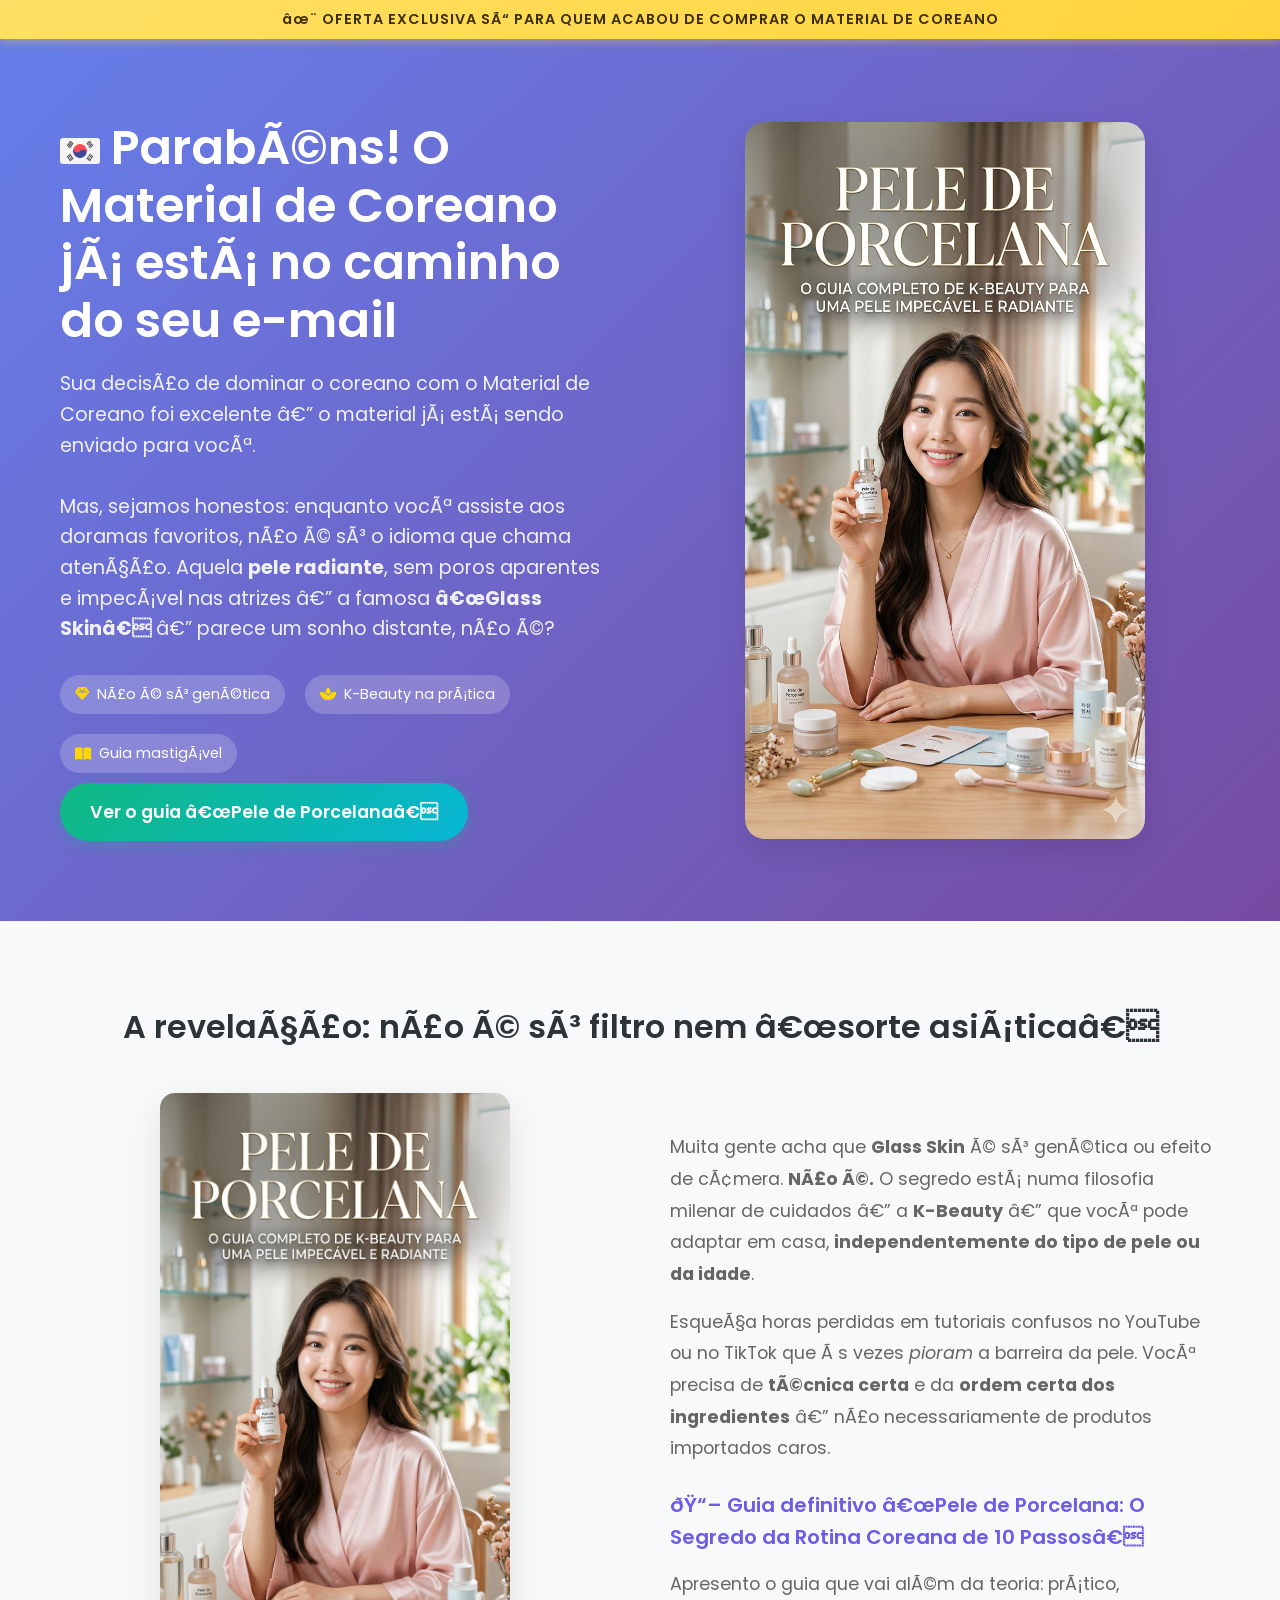
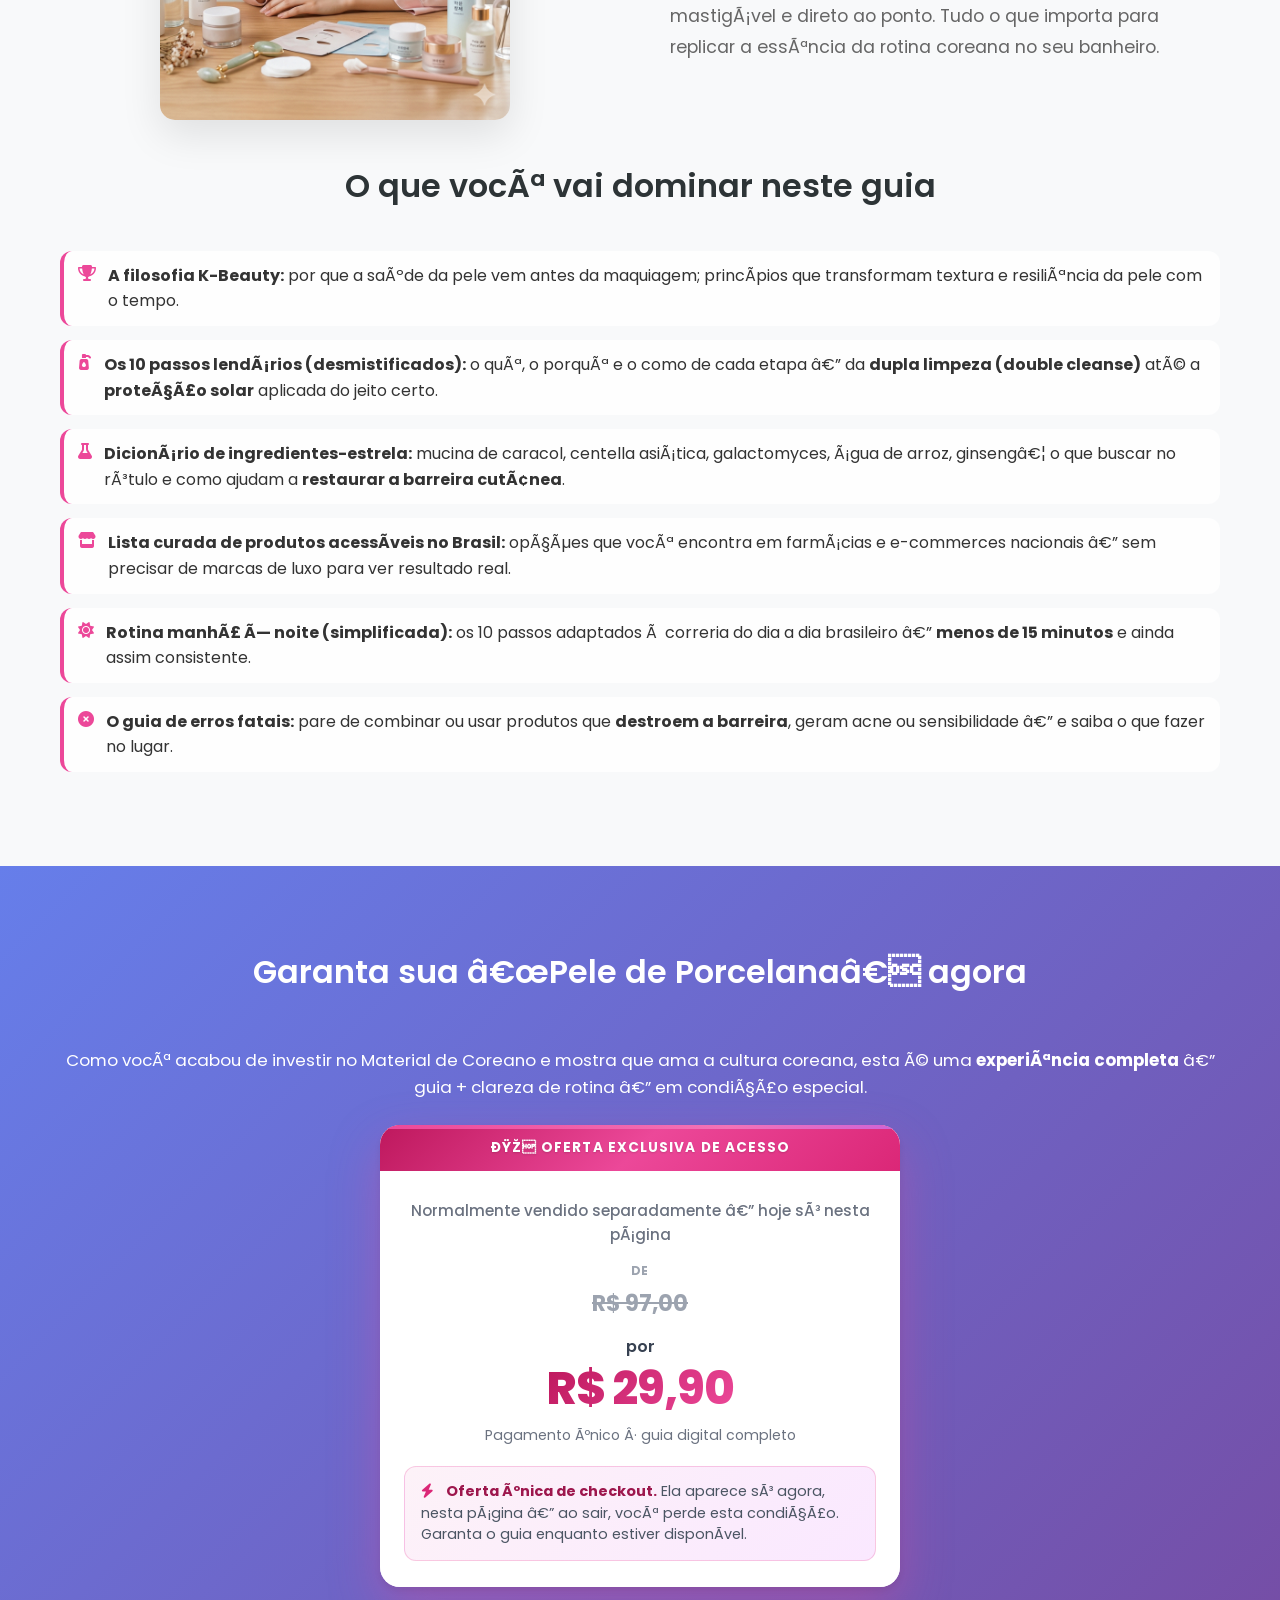
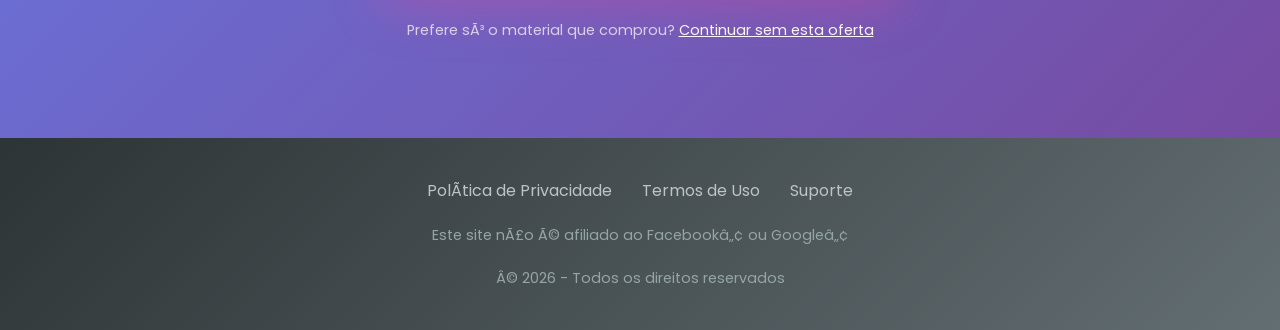
<file: obrigado-upsell.html>
<!DOCTYPE html>
<html lang="pt-BR">
<head>
    <script type="text/javascript">
    (function(c,l,a,r,i,t,y){
        c[a]=c[a]||function(){(c[a].q=c[a].q||[]).push(arguments)};
        t=l.createElement(r);t.async=1;t.src="https://www.clarity.ms/tag/"+i;
        y=l.getElementsByTagName(r)[0];y.parentNode.insertBefore(t,y);
    })(window, document, "clarity", "script", "to4eg5peqz");
    </script>
    <!-- Meta Pixel Code -->
    <script>
        !function(f,b,e,v,n,t,s)
        {if(f.fbq)return;n=f.fbq=function(){n.callMethod?
        n.callMethod.apply(n,arguments):n.queue.push(arguments)};
        if(!f._fbq)f._fbq=n;n.push=n;n.loaded=!0;n.version='2.0';
        n.queue=[];t=b.createElement(e);t.async=!0;
        t.src=v;s=b.getElementsByTagName(e)[0];
        s.parentNode.insertBefore(t,s)}(window, document,'script',
        'https://connect.facebook.net/en_US/fbevents.js');
        fbq('init', '1824008324968177');
        fbq('track', 'PageView');
    </script>
    <noscript><img height="1" width="1" style="display:none"
        src="https://www.facebook.com/tr?id=1824008324968177&ev=PageView&noscript=1"
    /></noscript>
    <!-- End Meta Pixel Code -->
    <script>
        window.pixelId = "696407d99d5ddab50e19eadb";
        var a = document.createElement("script");
        a.setAttribute("async", "");
        a.setAttribute("defer", "");
        a.setAttribute("src", "https://cdn.utmify.com.br/scripts/pixel/pixel.js");
        document.head.appendChild(a);
    </script>
    <script
        src="https://cdn.utmify.com.br/scripts/utms/latest.js"
        data-utmify-prevent-subids
        async
        defer
    ></script>
    <meta charset="UTF-8">
    <meta name="viewport" content="width=device-width, initial-scale=1.0">
    <title>Oferta exclusiva K-Beauty | Pele de Porcelana</title>
    <meta name="description" content="Parabéns pela compra no Material de Coreano! Oferta única: Guia Pele de Porcelana — rotina coreana em 10 passos, ingredientes e produtos acessíveis no Brasil.">

    <link rel="icon" type="image/svg+xml" href="images/Flag_of_South_Korea.svg">

    <link rel="preconnect" href="https://fonts.googleapis.com">
    <link rel="preconnect" href="https://fonts.gstatic.com" crossorigin>
    <link href="https://fonts.googleapis.com/css2?family=Poppins:wght@300;400;500;600;700&display=swap" rel="stylesheet">

    <link rel="stylesheet" href="css/all.min.css">
    <link rel="stylesheet" href="css/styles.css">

    <style>
        .kbeauty-badge-group { flex-wrap: wrap; }
        .kbenefit-list { list-style: none; padding: 0; margin: 1.25rem 0 0; }
        .kbenefit-list li {
            display: flex; gap: 12px; align-items: flex-start;
            margin-bottom: 14px; padding: 12px 14px;
            background: rgba(255,255,255,0.85); border-radius: 12px;
            border-left: 4px solid #EC4899;
        }
        .kbenefit-list li i { color: #EC4899; margin-top: 2px; flex-shrink: 0; }
        .urgency-box {
            max-width: 520px;
            margin: 0 auto 32px;
            background: #fff;
            border-radius: 20px;
            overflow: hidden;
            box-shadow:
                0 4px 6px rgba(0,0,0,0.07),
                0 20px 50px rgba(236, 72, 153, 0.35),
                0 0 0 1px rgba(255,255,255,0.8) inset;
            text-align: center;
            position: relative;
        }
        .urgency-box::before {
            content: '';
            position: absolute;
            top: 0; left: 0; right: 0;
            height: 4px;
            background: linear-gradient(90deg, #EC4899, #F472B6, #A855F7, #EC4899);
            background-size: 200% 100%;
            animation: urgency-shine 3s ease infinite;
        }
        @keyframes urgency-shine {
            0%, 100% { background-position: 0% 50%; }
            50% { background-position: 100% 50%; }
        }
        .urgency-box__ribbon {
            background: linear-gradient(135deg, #BE185D 0%, #EC4899 50%, #DB2777 100%);
            color: #fff;
            font-weight: 700;
            font-size: 0.85rem;
            letter-spacing: 0.08em;
            text-transform: uppercase;
            padding: 12px 16px;
            margin: 0;
            text-shadow: 0 1px 2px rgba(0,0,0,0.15);
        }
        .urgency-box__inner {
            padding: 28px 24px 26px;
        }
        .urgency-box__tagline {
            margin: 0 0 14px;
            color: #6b7280;
            font-size: 0.95rem;
            font-weight: 500;
        }
        .urgency-box__pricing {
            display: flex;
            flex-direction: column;
            align-items: center;
            gap: 4px;
            margin-bottom: 6px;
        }
        .urgency-box__was-label {
            font-size: 0.75rem;
            color: #9ca3af;
            text-transform: uppercase;
            letter-spacing: 0.08em;
            font-weight: 700;
            margin-bottom: 2px;
        }
        .urgency-box .old {
            text-decoration: line-through;
            color: #9ca3af;
            font-size: 1.4rem;
            font-weight: 700;
            margin: 0 0 8px;
        }
        .urgency-box__por {
            font-size: 1rem;
            color: #374151;
            font-weight: 600;
            margin-bottom: 2px;
        }
        .urgency-box .new {
            font-size: 2.85rem;
            font-weight: 800;
            line-height: 1;
            margin: 0;
            background: linear-gradient(135deg, #BE185D, #EC4899);
            -webkit-background-clip: text;
            background-clip: text;
            -webkit-text-fill-color: transparent;
            color: #BE185D;
            letter-spacing: -0.02em;
            animation: urgency-pulse 2.2s ease-in-out infinite;
        }
        @keyframes urgency-pulse {
            0%, 100% { transform: scale(1); filter: brightness(1); }
            50% { transform: scale(1.02); filter: brightness(1.05); }
        }
        .urgency-box__hint {
            margin: 12px 0 0;
            font-size: 0.88rem;
            color: #6b7280;
        }
        .urgency-box__notice {
            margin-top: 20px;
            padding: 14px 16px;
            background: linear-gradient(135deg, #FDF2F8, #FAE8FF);
            border-radius: 12px;
            border: 1px solid rgba(236, 72, 153, 0.25);
            font-size: 0.9rem;
            color: #4b5563;
            line-height: 1.5;
            text-align: left;
        }
        .urgency-box__notice i {
            color: #DB2777;
            margin-right: 8px;
        }
        .urgency-box__notice strong {
            color: #9D174D;
        }
        @media (max-width: 480px) {
            .urgency-box .new { font-size: 2.25rem; }
            .urgency-box__inner { padding: 22px 18px 20px; }
            .urgency-box__ribbon { font-size: 0.75rem; }
        }
        .decline-upsell { display: block; text-align: center; margin-top: 18px; color: rgba(255,255,255,0.75); font-size: 0.9rem; }
        .decline-upsell a { color: #fff; text-decoration: underline; }
    </style>
</head>
<body>
    <div class="top-banner">
        <div class="container">
            <p>✨ OFERTA EXCLUSIVA SÓ PARA QUEM ACABOU DE COMPRAR O MATERIAL DE COREANO</p>
        </div>
    </div>

    <section class="hero">
        <div class="container">
            <div class="hero-content">
                <div class="hero-text">
                    <h1><img src="images/bandeira.png" alt="Coreia do Sul" style="width: 40px; height: 40px; vertical-align: middle;"> Parabéns! O Material de Coreano já está no caminho do seu e-mail</h1>
                    <p class="hero-subtitle">Sua decisão de dominar o coreano com o Material de Coreano foi excelente — o material já está sendo enviado para você.</p>
                    <p class="hero-subtitle">Mas, sejamos honestos: enquanto você assiste aos doramas favoritos, não é só o idioma que chama atenção. Aquela <strong>pele radiante</strong>, sem poros aparentes e impecável nas atrizes — a famosa <strong>“Glass Skin”</strong> — parece um sonho distante, não é?</p>
                    <div class="hero-trust kbeauty-badge-group">
                        <div class="trust-badge"><i class="fas fa-gem"></i><span>Não é só genética</span></div>
                        <div class="trust-badge"><i class="fas fa-spa"></i><span>K-Beauty na prática</span></div>
                        <div class="trust-badge"><i class="fas fa-book-open"></i><span>Guia mastigável</span></div>
                    </div>
                    <a href="#guia" class="cta-button primary hero-cta">Ver o guia “Pele de Porcelana”</a>
                </div>
                <div class="hero-image">
                    <img src="images/porcelana.png" alt="Guia K-Beauty Pele de Porcelana" class="hero-img" onerror="this.src='images/coreanoimg.png'">
                </div>
            </div>
        </div>
    </section>

    <section class="product-presentation" id="guia">
        <div class="container">
            <h2>A revelação: não é só filtro nem “sorte asiática”</h2>
            <div class="product-content">
                <div class="product-mockup">
                    <img src="images/porcelana.png" alt="Pele de Porcelana — rotina coreana" class="mockup-img" onerror="this.src='images/coreanoimg.png'">
                </div>
                <div class="product-description">
                    <p>Muita gente acha que <strong>Glass Skin</strong> é só genética ou efeito de câmera. <strong>Não é.</strong> O segredo está numa filosofia milenar de cuidados — a <strong>K-Beauty</strong> — que você pode adaptar em casa, <strong>independentemente do tipo de pele ou da idade</strong>.</p>
                    <p>Esqueça horas perdidas em tutoriais confusos no YouTube ou no TikTok que às vezes <em>pioram</em> a barreira da pele. Você precisa de <strong>técnica certa</strong> e da <strong>ordem certa dos ingredientes</strong> — não necessariamente de produtos importados caros.</p>

                    <h3 style="margin-top: 1.5rem;">📖 Guia definitivo “Pele de Porcelana: O Segredo da Rotina Coreana de 10 Passos”</h3>
                    <p>Apresento o guia que vai além da teoria: prático, mastigável e direto ao ponto. Tudo o que importa para replicar a essência da rotina coreana no seu banheiro.</p>
                </div>
            </div>

            <h2 style="margin-top: 2.5rem;">O que você vai dominar neste guia</h2>
            <ul class="kbenefit-list">
                <li><i class="fas fa-trophy"></i><span><strong>A filosofia K-Beauty:</strong> por que a saúde da pele vem antes da maquiagem; princípios que transformam textura e resiliência da pele com o tempo.</span></li>
                <li><i class="fas fa-pump-soap"></i><span><strong>Os 10 passos lendários (desmistificados):</strong> o quê, o porquê e o como de cada etapa — da <strong>dupla limpeza (double cleanse)</strong> até a <strong>proteção solar</strong> aplicada do jeito certo.</span></li>
                <li><i class="fas fa-flask"></i><span><strong>Dicionário de ingredientes-estrela:</strong> mucina de caracol, centella asiática, galactomyces, água de arroz, ginseng… o que buscar no rótulo e como ajudam a <strong>restaurar a barreira cutânea</strong>.</span></li>
                <li><i class="fas fa-store"></i><span><strong>Lista curada de produtos acessíveis no Brasil:</strong> opções que você encontra em farmácias e e-commerces nacionais — sem precisar de marcas de luxo para ver resultado real.</span></li>
                <li><i class="fas fa-sun"></i><span><strong>Rotina manhã × noite (simplificada):</strong> os 10 passos adaptados à correria do dia a dia brasileiro — <strong>menos de 15 minutos</strong> e ainda assim consistente.</span></li>
                <li><i class="fas fa-times-circle"></i><span><strong>O guia de erros fatais:</strong> pare de combinar ou usar produtos que <strong>destroem a barreira</strong>, geram acne ou sensibilidade — e saiba o que fazer no lugar.</span></li>
            </ul>
        </div>
    </section>

    <section class="oferta">
        <div class="container">
            <h2>Garanta sua “Pele de Porcelana” agora</h2>
            <p style="text-align: center; color: #fff; font-size: 1.05rem; margin-bottom: 24px;">
                Como você acabou de investir no Material de Coreano e mostra que ama a cultura coreana, esta é uma <strong>experiência completa</strong> — guia + clareza de rotina — em condição especial.
            </p>

            <div class="urgency-box">
                <p class="urgency-box__ribbon">🎁 Oferta exclusiva de acesso</p>
                <div class="urgency-box__inner">
                    <p class="urgency-box__tagline">Normalmente vendido separadamente — hoje só nesta página</p>
                    <div class="urgency-box__pricing">
                        <span class="urgency-box__was-label">De</span>
                        <span class="old">R$ 97,00</span>
                        <span class="urgency-box__por">por</span>
                        <span class="new">R$ 29,90</span>
                    </div>
                    <p class="urgency-box__hint">Pagamento único · guia digital completo</p>
                    <div class="urgency-box__notice">
                        <i class="fas fa-bolt"></i>
                        <strong>Oferta única de checkout.</strong> Ela aparece só agora, nesta página — ao sair, você perde esta condição. Garanta o guia enquanto estiver disponível.
                    </div>
                </div>
            </div>

            <div id="hotmart-sales-funnel"></div>

            <script src="https://checkout.hotmart.com/lib/hotmart-checkout-elements.js"></script>
            <script>
            checkoutElements.init('salesFunnel').mount('#hotmart-sales-funnel')
            </script>

            <p class="decline-upsell">
                Prefere só o material que comprou? <a href="https://consumer.hotmart.com/main">Continuar sem esta oferta</a>
            </p>
        </div>
    </section>

    <footer class="footer">
        <div class="container">
            <div class="footer-content">
                <div class="footer-links">
                    <a href="#">Política de Privacidade</a>
                    <a href="#">Termos de Uso</a>
                    <a href="#">Suporte</a>
                </div>
                <p class="footer-disclaimer">Este site não é afiliado ao Facebook™ ou Google™</p>
                <p class="footer-copyright">© 2026 - Todos os direitos reservados</p>
            </div>
        </div>
    </footer>
</body>
</html>
</file>
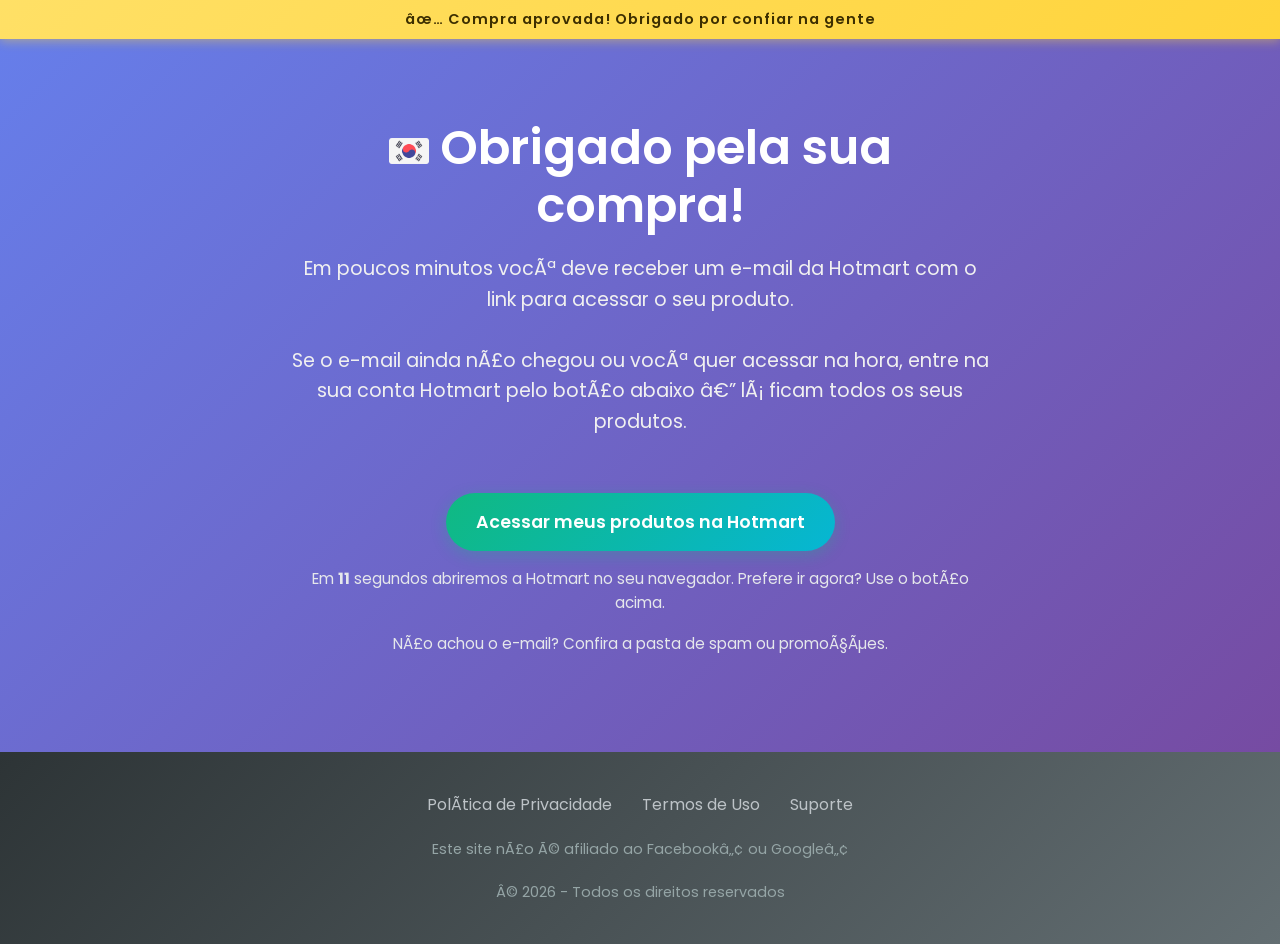
<file: obrigado.html>
<!DOCTYPE html>
<html lang="pt-BR">
<head>
    <script type="text/javascript">
    (function(c,l,a,r,i,t,y){
        c[a]=c[a]||function(){(c[a].q=c[a].q||[]).push(arguments)};
        t=l.createElement(r);t.async=1;t.src="https://www.clarity.ms/tag/"+i;
        y=l.getElementsByTagName(r)[0];y.parentNode.insertBefore(t,y);
    })(window, document, "clarity", "script", "to4eg5peqz");
    </script>
    <script>
        !function(f,b,e,v,n,t,s)
        {if(f.fbq)return;n=f.fbq=function(){n.callMethod?
        n.callMethod.apply(n,arguments):n.queue.push(arguments)};
        if(!f._fbq)f._fbq=n;n.push=n;n.loaded=!0;n.version='2.0';
        n.queue=[];t=b.createElement(e);t.async=!0;
        t.src=v;s=b.getElementsByTagName(e)[0];
        s.parentNode.insertBefore(t,s)}(window, document,'script',
        'https://connect.facebook.net/en_US/fbevents.js');
        fbq('init', '1824008324968177');
        fbq('track', 'PageView');
    </script>
    <noscript><img height="1" width="1" style="display:none"
        src="https://www.facebook.com/tr?id=1824008324968177&ev=PageView&noscript=1"
    /></noscript>
    <script>
        window.pixelId = "696407d99d5ddab50e19eadb";
        var a = document.createElement("script");
        a.setAttribute("async", "");
        a.setAttribute("defer", "");
        a.setAttribute("src", "https://cdn.utmify.com.br/scripts/pixel/pixel.js");
        document.head.appendChild(a);
    </script>
    <script
        src="https://cdn.utmify.com.br/scripts/utms/latest.js"
        data-utmify-prevent-subids
        async
        defer
    ></script>
    <meta charset="UTF-8">
    <meta name="viewport" content="width=device-width, initial-scale=1.0">
    <title>Obrigado pela sua compra | LingoPop</title>
    <meta name="description" content="Obrigado pela compra. Em alguns minutos você recebe o acesso por e-mail. Se preferir, acesse seu produto agora na Hotmart.">
    <meta http-equiv="refresh" content="12;url=https://consumer.hotmart.com">

    <link rel="icon" type="image/svg+xml" href="images/Flag_of_South_Korea.svg">
    <link rel="preconnect" href="https://fonts.googleapis.com">
    <link rel="preconnect" href="https://fonts.gstatic.com" crossorigin>
    <link href="https://fonts.googleapis.com/css2?family=Poppins:wght@300;400;500;600;700&display=swap" rel="stylesheet">
    <link rel="stylesheet" href="css/all.min.css">
    <link rel="stylesheet" href="css/styles.css">
</head>
<body>
    <div class="top-banner">
        <div class="container">
            <p>✅ Compra aprovada! Obrigado por confiar na gente</p>
        </div>
    </div>

    <section class="hero" style="min-height: 70vh; display: flex; align-items: center;">
        <div class="container">
            <div class="hero-content" style="grid-template-columns: 1fr;">
                <div class="hero-text" style="text-align: center; max-width: 700px; margin: 0 auto;">
                    <h1><img src="images/bandeira.png" alt="Coreia do Sul" style="width: 40px; height: 40px; vertical-align: middle;"> Obrigado pela sua compra!</h1>
                    <p class="hero-subtitle">Em poucos minutos você deve receber um e-mail da Hotmart com o link para acessar o seu produto.</p>
                    <p class="hero-subtitle">Se o e-mail ainda não chegou ou você quer acessar na hora, entre na sua conta Hotmart pelo botão abaixo — lá ficam todos os seus produtos.</p>

                    <a href="https://consumer.hotmart.com" class="cta-button primary hero-cta" style="margin-top: 25px;">
                        Acessar meus produtos na Hotmart
                    </a>

                    <p style="margin-top: 16px; color: #E5E7EB; font-size: 0.95rem;">
                        Em <strong id="redirect-seg">12</strong> segundos abriremos a Hotmart no seu navegador. Prefere ir agora? Use o botão acima.
                    </p>
                    <p style="margin-top: 8px; color: #E5E7EB; font-size: 0.95rem;">
                        Não achou o e-mail? Confira a pasta de spam ou promoções.
                    </p>
                </div>
            </div>
        </div>
    </section>

    <footer class="footer">
        <div class="container">
            <div class="footer-content">
                <div class="footer-links">
                    <a href="#">Política de Privacidade</a>
                    <a href="#">Termos de Uso</a>
                    <a href="#">Suporte</a>
                </div>
                <p class="footer-disclaimer">Este site não é afiliado ao Facebook™ ou Google™</p>
                <p class="footer-copyright">© 2026 - Todos os direitos reservados</p>
            </div>
        </div>
    </footer>
    <script>
        (function () {
            var el = document.getElementById('redirect-seg');
            var s = 12;
            var t = setInterval(function () {
                s--;
                if (el) el.textContent = String(s);
                if (s <= 0) clearInterval(t);
            }, 1000);
        })();
    </script>
</body>
</html>
</file>
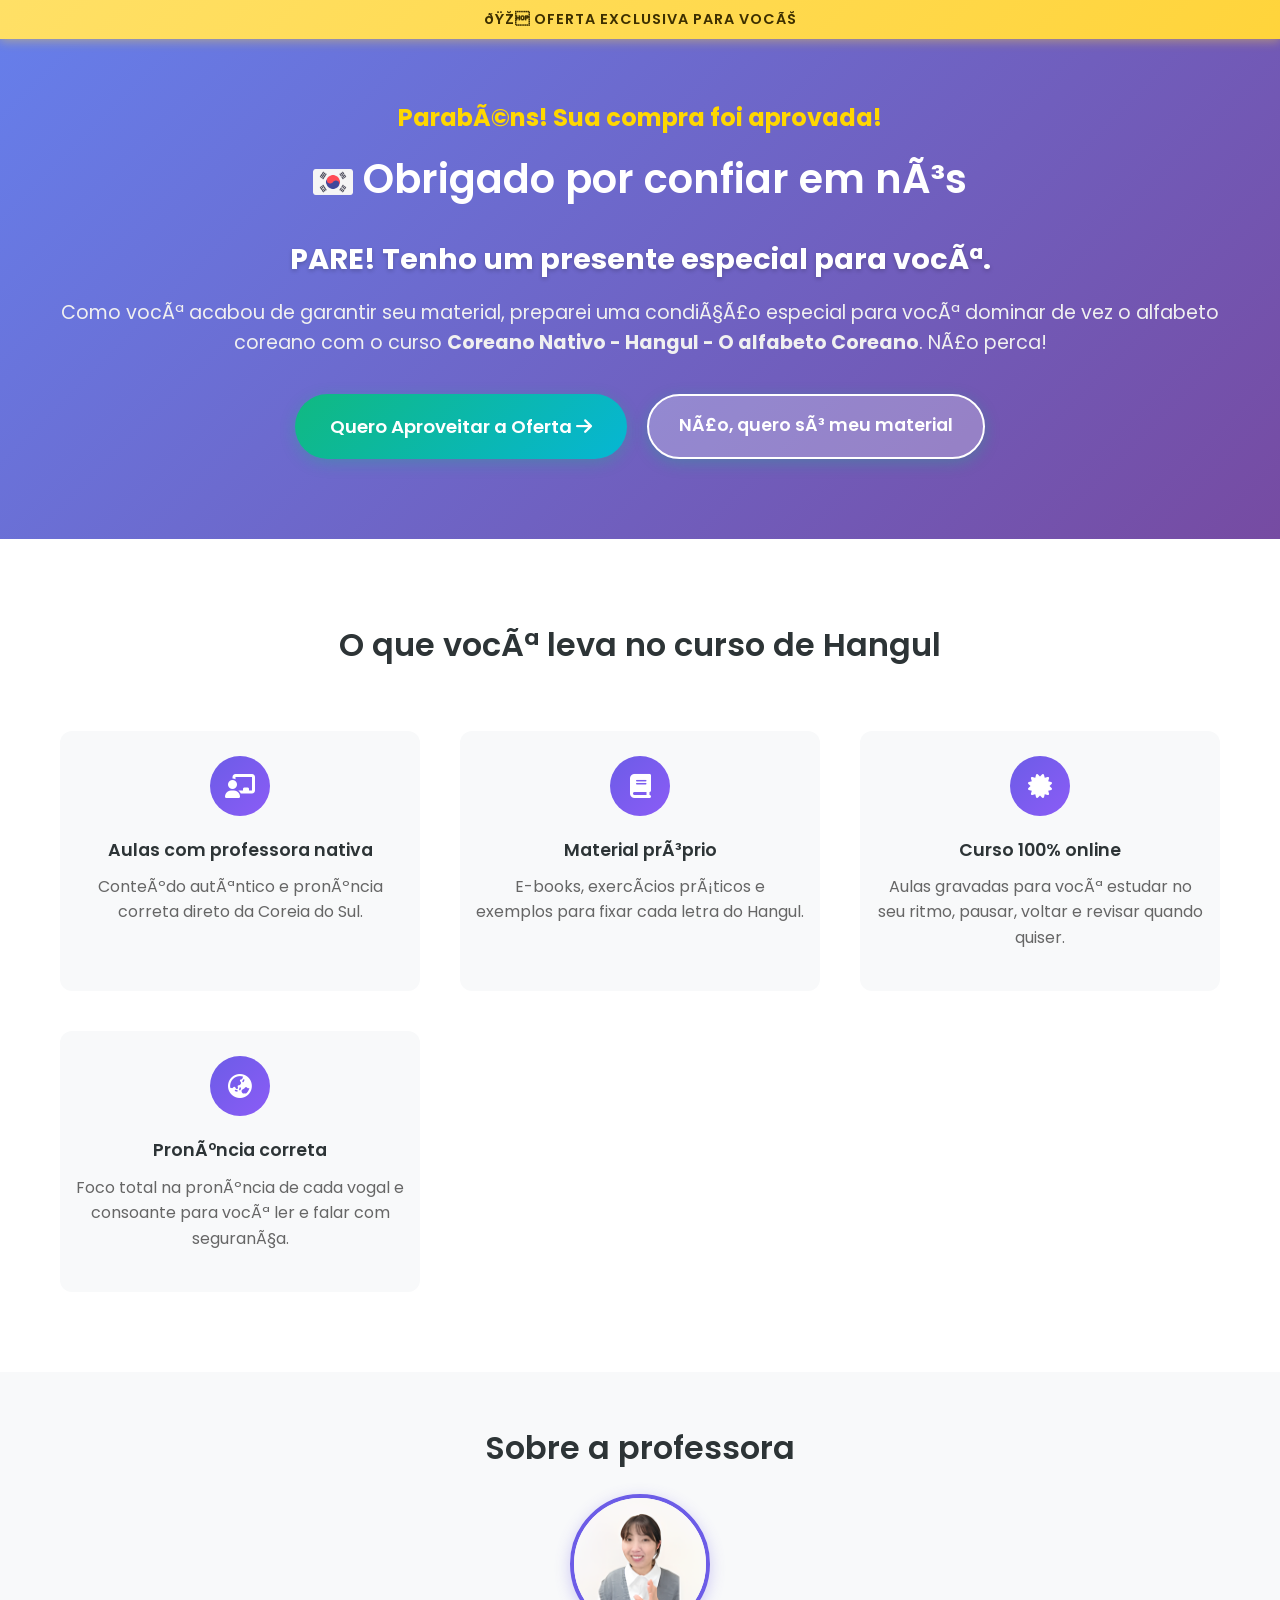
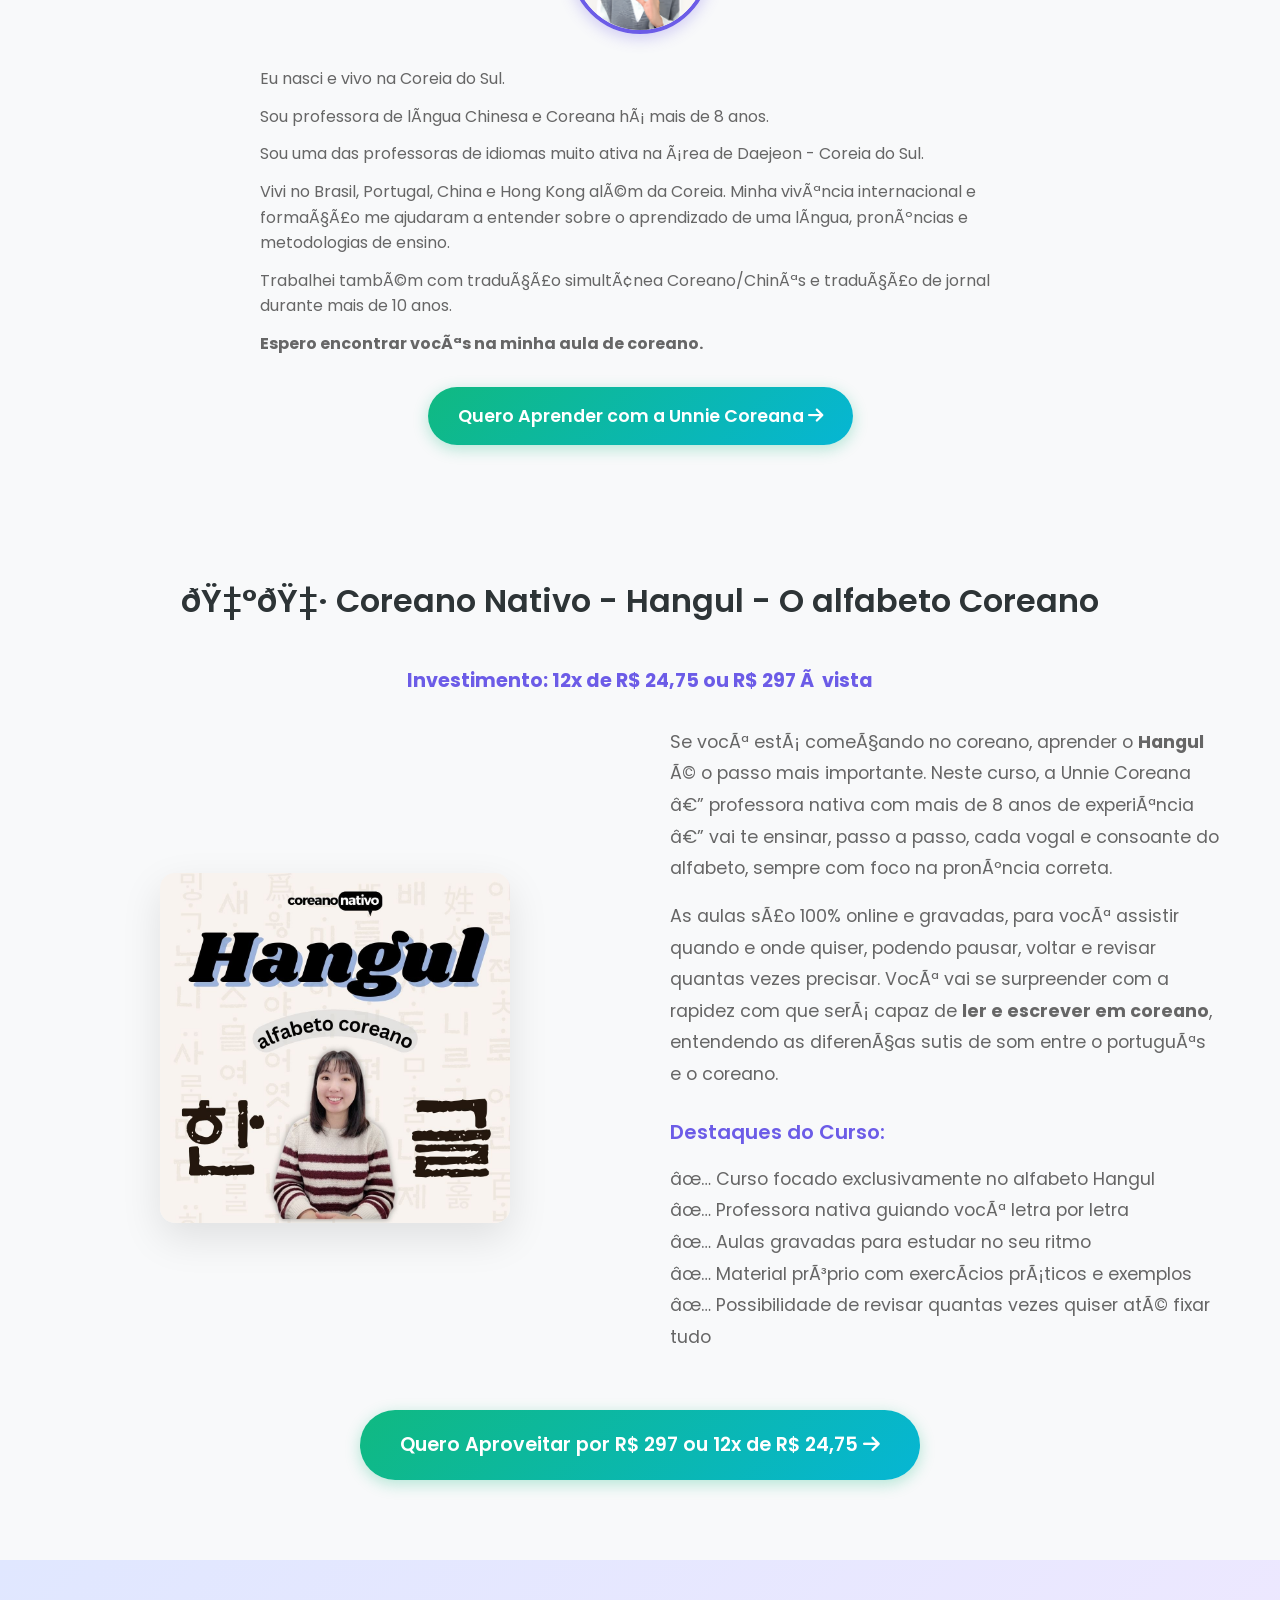
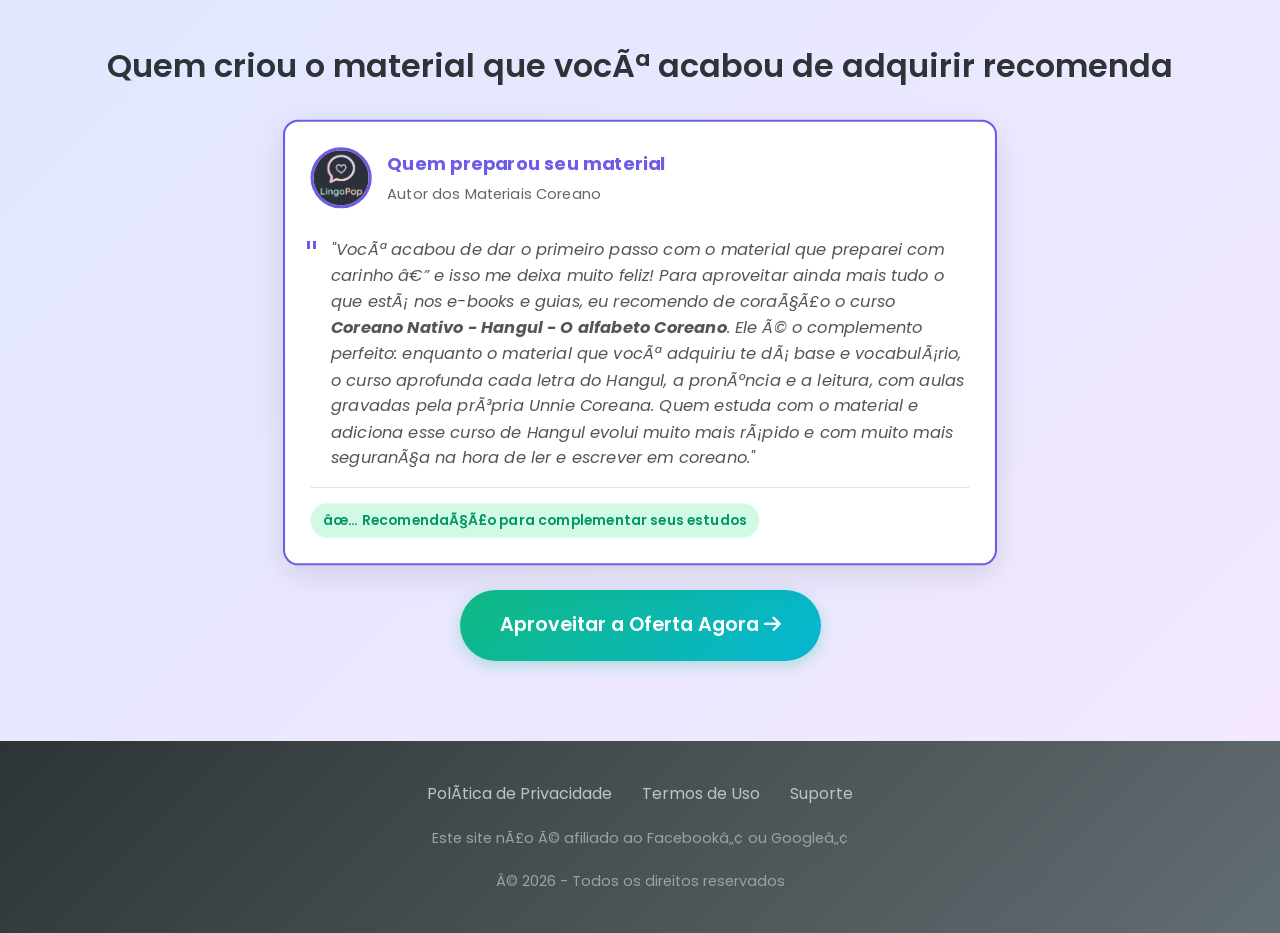
<file: upsell2.html>
<!DOCTYPE html>
<html lang="pt-BR">
<head>
    <script type="text/javascript">
    (function(c,l,a,r,i,t,y){
        c[a]=c[a]||function(){(c[a].q=c[a].q||[]).push(arguments)};
        t=l.createElement(r);t.async=1;t.src="https://www.clarity.ms/tag/"+i;
        y=l.getElementsByTagName(r)[0];y.parentNode.insertBefore(t,y);
    })(window, document, "clarity", "script", "to4eg5peqz");
    </script>
    <!-- Meta Pixel Code -->
    <script>
        !function(f,b,e,v,n,t,s)
        {if(f.fbq)return;n=f.fbq=function(){n.callMethod?
        n.callMethod.apply(n,arguments):n.queue.push(arguments)};
        if(!f._fbq)f._fbq=n;n.push=n;n.loaded=!0;n.version='2.0';
        n.queue=[];t=b.createElement(e);t.async=!0;
        t.src=v;s=b.getElementsByTagName(e)[0];
        s.parentNode.insertBefore(t,s)}(window, document,'script',
        'https://connect.facebook.net/en_US/fbevents.js');
        fbq('init', '1824008324968177');
        fbq('track', 'PageView');
    </script>
    <noscript><img height="1" width="1" style="display:none"
        src="https://www.facebook.com/tr?id=1824008324968177&ev=PageView&noscript=1"
    /></noscript>
    <!-- End Meta Pixel Code -->
    <script>
        window.pixelId = "696407d99d5ddab50e19eadb";
        var a = document.createElement("script");
        a.setAttribute("async", "");
        a.setAttribute("defer", "");
        a.setAttribute("src", "https://cdn.utmify.com.br/scripts/pixel/pixel.js");
        document.head.appendChild(a);
    </script>
    <script
        src="https://cdn.utmify.com.br/scripts/utms/latest.js"
        data-utmify-prevent-subids
        async
        defer
    ></script>
    <meta charset="UTF-8">
    <meta name="viewport" content="width=device-width, initial-scale=1.0">
    <title>Oferta Especial - Hangul | Coreano Nativo</title>
    <meta name="description" content="Parabéns pela sua compra! Aproveite esta oferta exclusiva: Coreano Nativo - Hangul - O alfabeto Coreano. Curso online gravado com professora nativa, por R$ 297 à vista ou 12x de R$ 24,75.">

    <!-- Favicon -->
    <link rel="icon" type="image/svg+xml" href="images/Flag_of_South_Korea.svg">

    <!-- Google Fonts -->
    <link rel="preconnect" href="https://fonts.googleapis.com">
    <link rel="preconnect" href="https://fonts.gstatic.com" crossorigin>
    <link href="https://fonts.googleapis.com/css2?family=Poppins:wght@300;400;500;600;700&display=swap" rel="stylesheet">

    <!-- Font Awesome -->
    <link rel="stylesheet" href="css/all.min.css">

    <!-- Custom CSS -->
    <link rel="stylesheet" href="css/styles.css">

    <style>
        .upsell-alert {
            background: linear-gradient(135deg, #10B981, #059669);
            color: #fff;
            text-align: center;
            padding: 12px 0;
            font-weight: 600;
            font-size: 0.95rem;
        }
        .thank-you-hero {
            background: linear-gradient(135deg, #667EEA 0%, #764BA2 100%);
            padding: 60px 0 80px;
            text-align: center;
        }
        .thank-you-hero h1 {
            color: #fff;
            font-size: 2.5rem;
            margin-bottom: 15px;
        }
        .thank-you-hero .congrats {
            font-size: 1.5rem;
            color: #FFD700;
            font-weight: 700;
            margin-bottom: 10px;
        }
        .thank-you-hero .stop-line {
            font-size: 1.8rem;
            font-weight: 700;
            color: #fff;
            margin: 25px 0 15px;
            text-shadow: 0 2px 4px rgba(0,0,0,0.2);
        }
        .thank-you-hero .gift-text {
            font-size: 1.2rem;
            color: #F0F0F0;
            margin-bottom: 35px;
        }
        .upsell-buttons {
            display: flex;
            gap: 20px;
            justify-content: center;
            flex-wrap: wrap;
            margin-top: 30px;
        }
        .upsell-buttons .cta-button.primary {
            padding: 18px 35px;
            font-size: 1.15rem;
        }
        .upsell-buttons .cta-button.secondary {
            background: rgba(255,255,255,0.25);
            border: 2px solid #fff;
            color: #fff;
        }
        .upsell-buttons .cta-button.secondary:hover {
            background: rgba(255,255,255,0.35);
        }
        .about-professor {
            background: #f8f9fa;
            padding: 50px 0;
        }
        .about-professor .container {
            max-width: 800px;
        }
        .about-professor h2 {
            margin-bottom: 20px;
        }
        .about-professor p {
            margin-bottom: 12px;
            text-align: left;
        }
        .about-professor .professor-photo-wrap {
            text-align: center;
            margin-bottom: 25px;
        }
        .about-professor .professor-photo-wrap img {
            width: 140px;
            height: 140px;
            object-fit: cover;
            border-radius: 50%;
            border: 4px solid #6C5CE7;
            box-shadow: 0 4px 15px rgba(108, 92, 231, 0.3);
        }
        .single-testimonial {
            max-width: 700px;
            margin: 0 auto;
        }
        .author-recommendation .testimonial-header {
            align-items: center;
        }
        .author-recommendation .testimonial-info strong {
            display: block;
            color: #6C5CE7;
        }
    </style>
</head>
<body>
    <!-- Oferta exclusiva Banner -->
    <div class="top-banner">
        <div class="container">
            <p>🎁 OFERTA EXCLUSIVA PARA VOCÊ</p>
        </div>
    </div>
<!-- Thank You + Upsell Hero -->
    <section class="thank-you-hero">
        <div class="container">
            <p class="congrats">Parabéns! Sua compra foi aprovada!</p>
            <h1><img src="images/bandeira.png" alt="Bandeira da Coreia do Sul" style="width: 40px; height: 40px; vertical-align: middle;"> Obrigado por confiar em nós</h1>
            <p class="stop-line">PARE! Tenho um presente especial para você.</p>
            <p class="gift-text">Como você acabou de garantir seu material, preparei uma condição especial para você dominar de vez o alfabeto coreano com o curso <strong>Coreano Nativo - Hangul - O alfabeto Coreano</strong>. Não perca!</p>
            <div class="upsell-buttons">
                <a href="https://go.hotmart.com/R104402689A" class="cta-button primary">
                    Quero Aproveitar a Oferta <i class="fas fa-arrow-right"></i>
                </a>
                <a href="https://consumer.hotmart.com/main" class="cta-button secondary">
                    Não, quero só meu material
                </a>
            </div>
        </div>
    </section>

    <!-- Benefits (highlights) -->
    <section class="benefits">
        <div class="container">
            <h2>O que você leva no curso de Hangul</h2>
            <div class="benefits-grid">
                <div class="benefit-item">
                    <div class="benefit-icon"><i class="fas fa-chalkboard-teacher"></i></div>
                    <h3>Aulas com professora nativa</h3>
                    <p>Conteúdo autêntico e pronúncia correta direto da Coreia do Sul.</p>
                </div>
                <div class="benefit-item">
                    <div class="benefit-icon"><i class="fas fa-book"></i></div>
                    <h3>Material próprio</h3>
                    <p>E-books, exercícios práticos e exemplos para fixar cada letra do Hangul.</p>
                </div>
                <div class="benefit-item">
                    <div class="benefit-icon"><i class="fas fa-certificate"></i></div>
                    <h3>Curso 100% online</h3>
                    <p>Aulas gravadas para você estudar no seu ritmo, pausar, voltar e revisar quando quiser.</p>
                </div>
                <div class="benefit-item">
                    <div class="benefit-icon"><i class="fas fa-globe-asia"></i></div>
                    <h3>Pronúncia correta</h3>
                    <p>Foco total na pronúncia de cada vogal e consoante para você ler e falar com segurança.</p>
                </div>
            </div>
        </div>
    </section>

    <!-- About the Professor -->
    <section class="about-professor">
        <div class="container">
            <h2>Sobre a professora</h2>
            <div class="professor-photo-wrap">
                <img src="images/perfilprofessora.png" alt="Unnie Coreana - Professora de Coreano" class="profile-img">
            </div>
            <p>Eu nasci e vivo na Coreia do Sul.</p>
            <p>Sou professora de língua Chinesa e Coreana há mais de 8 anos.</p>
            <p>Sou uma das professoras de idiomas muito ativa na área de Daejeon - Coreia do Sul.</p>
            <p>Vivi no Brasil, Portugal, China e Hong Kong além da Coreia. Minha vivência internacional e formação me ajudaram a entender sobre o aprendizado de uma língua, pronúncias e metodologias de ensino.</p>
            <p>Trabalhei também com tradução simultânea Coreano/Chinês e tradução de jornal durante mais de 10 anos.</p>
            <p><strong>Espero encontrar vocês na minha aula de coreano.</strong></p>
            <div style="text-align: center; margin-top: 30px;">
                <a href="https://pay.hotmart.com/E82455518L?sck=HOTMART_PRODUCT_PAGE&off=qilpazu8&hotfeature=32&_gl=1*1mlzbjc*_gcl_aw*R0NMLjE3NzA3NzIyOTUuQ2owS0NRaUF5NnZNQmhEQ0FSSXNBSzhyT2dtdXh4THNHWTRFbGVBR3dub3I4U004RTVEMGoydjFjREFqS2ZtcW1IdE9ZNW1vMk5uWjhaSWFBdE9CRUFMd193Y0I.*_gcl_au*MTg0Mjg4NzYwMy4xNzY5NzA1MjYxLjEyODg2NDc5NjMuMTc3MDg1MDIwNi4xNzcwODUxNzM3*FPAU*MTg0Mjg4NzYwMy4xNzY5NzA1MjYx*_ga*Mzc3Nzk5NTU0LjE3Njk3MDUyNjE.*_ga_GQH2V1F11Q*czE3NzA5MDY1NzUkbzUxJGcxJHQxNzcwOTA3MTExJGo2MCRsMCRoMA..&bid=1770907114739" class="cta-button primary">
                    Quero Aprender com a Unnie Coreana <i class="fas fa-arrow-right"></i>
                </a>
            </div>
        </div>
    </section>

    <!-- Product Presentation - Upsell (Curso) -->
    <section class="product-presentation">
        <div class="container">
            <h2>🇰🇷 Coreano Nativo - Hangul - O alfabeto Coreano</h2>
            <p style="text-align: center; font-size: 1.2rem; margin-bottom: 30px; color: #6C5CE7;"><strong>Investimento: 12x de R$ 24,75 ou R$ 297 à vista</strong></p>
            <div class="product-content">
                <div class="product-mockup">
                    <a href="https://pay.hotmart.com/E82455518L?sck=HOTMART_PRODUCT_PAGE&off=qilpazu8&hotfeature=32&_gl=1*1mlzbjc*_gcl_aw*R0NMLjE3NzA3NzIyOTUuQ2owS0NRaUF5NnZNQmhEQ0FSSXNBSzhyT2dtdXh4THNHWTRFbGVBR3dub3I4U004RTVEMGoydjFjREFqS2ZtcW1IdE9ZNW1vMk5uWjhaSWFBdE9CRUFMd193Y0I.*_gcl_au*MTg0Mjg4NzYwMy4xNzY5NzA1MjYxLjEyODg2NDc5NjMuMTc3MDg1MDIwNi4xNzcwODUxNzM3*FPAU*MTg0Mjg4NzYwMy4xNzY5NzA1MjYx*_ga*Mzc3Nzk5NTU0LjE3Njk3MDUyNjE.*_ga_GQH2V1F11Q*czE3NzA5MDY1NzUkbzUxJGcxJHQxNzcwOTA3MTExJGo2MCRsMCRoMA..&bid=1770907114739"><img src="images/capacoreanonativo.jpg" alt="Coreano Nativo - Hangul - O alfabeto Coreano" class="mockup-img" style="cursor: pointer;"></a>
                </div>
                <div class="product-description">
                    <p>Se você está começando no coreano, aprender o <strong>Hangul</strong> é o passo mais importante. Neste curso, a Unnie Coreana — professora nativa com mais de 8 anos de experiência — vai te ensinar, passo a passo, cada vogal e consoante do alfabeto, sempre com foco na pronúncia correta.</p>
                    <p>As aulas são 100% online e gravadas, para você assistir quando e onde quiser, podendo pausar, voltar e revisar quantas vezes precisar. Você vai se surpreender com a rapidez com que será capaz de <strong>ler e escrever em coreano</strong>, entendendo as diferenças sutis de som entre o português e o coreano.</p>
                    <h3 style="margin-top: 25px;">Destaques do Curso:</h3>
                    <p>✅ Curso focado exclusivamente no alfabeto Hangul<br>✅ Professora nativa guiando você letra por letra<br>✅ Aulas gravadas para estudar no seu ritmo<br>✅ Material próprio com exercícios práticos e exemplos<br>✅ Possibilidade de revisar quantas vezes quiser até fixar tudo</p>
                </div>
            </div>
            <div style="text-align: center; margin-top: 40px;">
                <a href="https://go.hotmart.com/R104402689A" class="cta-button primary large">
                    Quero Aproveitar por R$ 297 ou 12x de R$ 24,75 <i class="fas fa-arrow-right"></i>
                </a>
            </div>
        </div>
    </section>

    <!-- Depoimento do autor do material -->
    <section class="testimonials">
        <div class="container">
            <h2>Quem criou o material que você acabou de adquirir recomenda</h2>
            <div class="testimonials-grid single-testimonial">
                <div class="testimonial featured author-recommendation">
                    <div class="testimonial-header">
                        <div class="testimonial-photo">
                            <img src="images/LingoPop.png" alt="Autor do material" class="profile-img">
                        </div>
                        <div class="testimonial-info">
                            <strong>Quem preparou seu material</strong>
                            <span>Autor dos Materiais Coreano</span>
                        </div>
                    </div>
                    <div class="testimonial-content">
                        <p>"Você acabou de dar o primeiro passo com o material que preparei com carinho — e isso me deixa muito feliz! Para aproveitar ainda mais tudo o que está nos e-books e guias, eu recomendo de coração o curso <strong>Coreano Nativo - Hangul - O alfabeto Coreano</strong>. Ele é o complemento perfeito: enquanto o material que você adquiriu te dá base e vocabulário, o curso aprofunda cada letra do Hangul, a pronúncia e a leitura, com aulas gravadas pela própria Unnie Coreana. Quem estuda com o material e adiciona esse curso de Hangul evolui muito mais rápido e com muito mais segurança na hora de ler e escrever em coreano."</p>
                        <div class="testimonial-result">
                            <span class="result-badge">✅ Recomendação para complementar seus estudos</span>
                        </div>
                    </div>
                </div>
            </div>
            <div style="text-align: center; margin-top: 30px;">
                <a href="https://pay.hotmart.com/E82455518L?sck=HOTMART_PRODUCT_PAGE&off=qilpazu8&hotfeature=32&_gl=1*1mlzbjc*_gcl_aw*R0NMLjE3NzA3NzIyOTUuQ2owS0NRaUF5NnZNQmhEQ0FSSXNBSzhyT2dtdXh4THNHWTRFbGVBR3dub3I4U004RTVEMGoydjFjREFqS2ZtcW1IdE9ZNW1vMk5uWjhaSWFBdE9CRUFMd193Y0I.*_gcl_au*MTg0Mjg4NzYwMy4xNzY5NzA1MjYxLjEyODg2NDc5NjMuMTc3MDg1MDIwNi4xNzcwODUxNzM3*FPAU*MTg0Mjg4NzYwMy4xNzY5NzA1MjYx*_ga*Mzc3Nzk5NTU0LjE3Njk3MDUyNjE.*_ga_GQH2V1F11Q*czE3NzA5MDY1NzUkbzUxJGcxJHQxNzcwOTA3MTExJGo2MCRsMCRoMA..&bid=1770907114739" class="cta-button primary large">
                    Aproveitar a Oferta Agora <i class="fas fa-arrow-right"></i>
                </a>
            </div>
        </div>
    </section>

    <!-- Footer -->
    <footer class="footer">
        <div class="container">
            <div class="footer-content">
                <div class="footer-links">
                    <a href="#">Política de Privacidade</a>
                    <a href="#">Termos de Uso</a>
                    <a href="#">Suporte</a>
                </div>
                <p class="footer-disclaimer">Este site não é afiliado ao Facebook™ ou Google™</p>
                <p class="footer-copyright">© 2026 - Todos os direitos reservados</p>
            </div>
        </div>
    </footer>
</body>
</html>
</file>
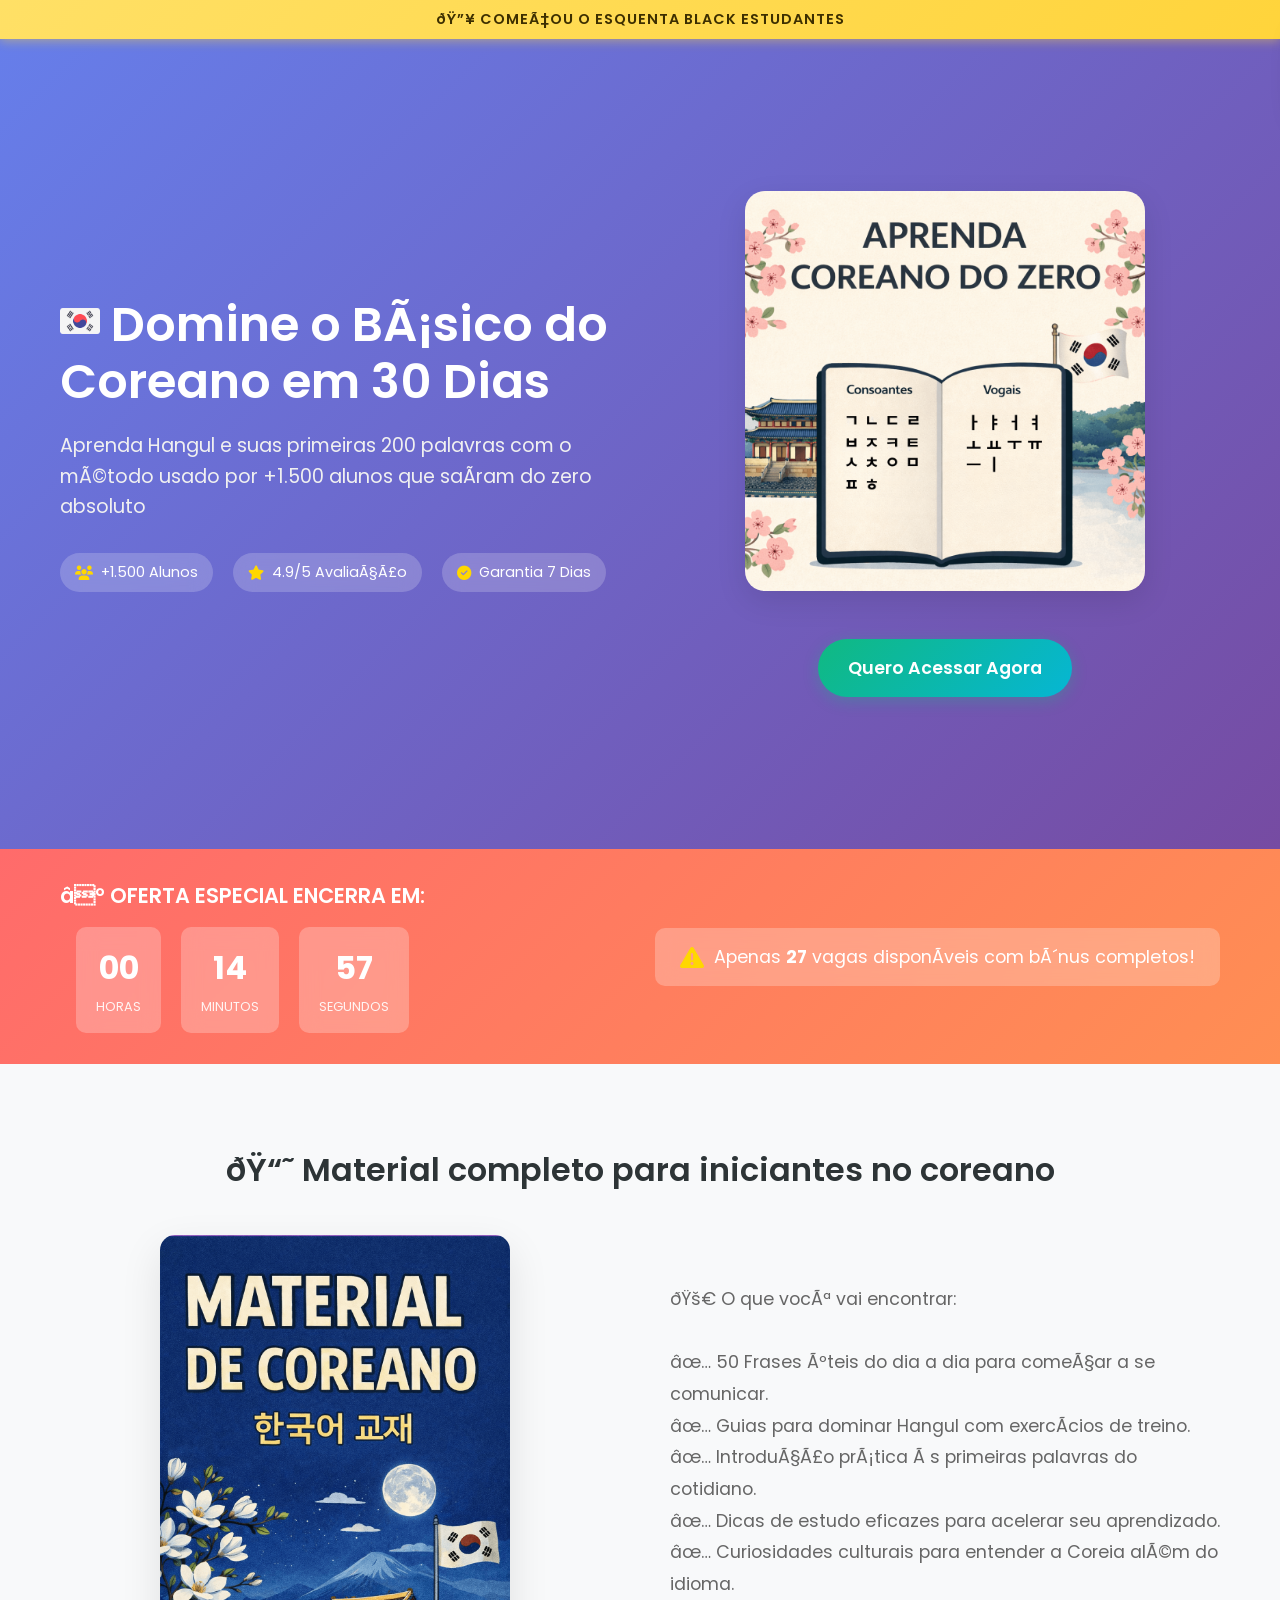
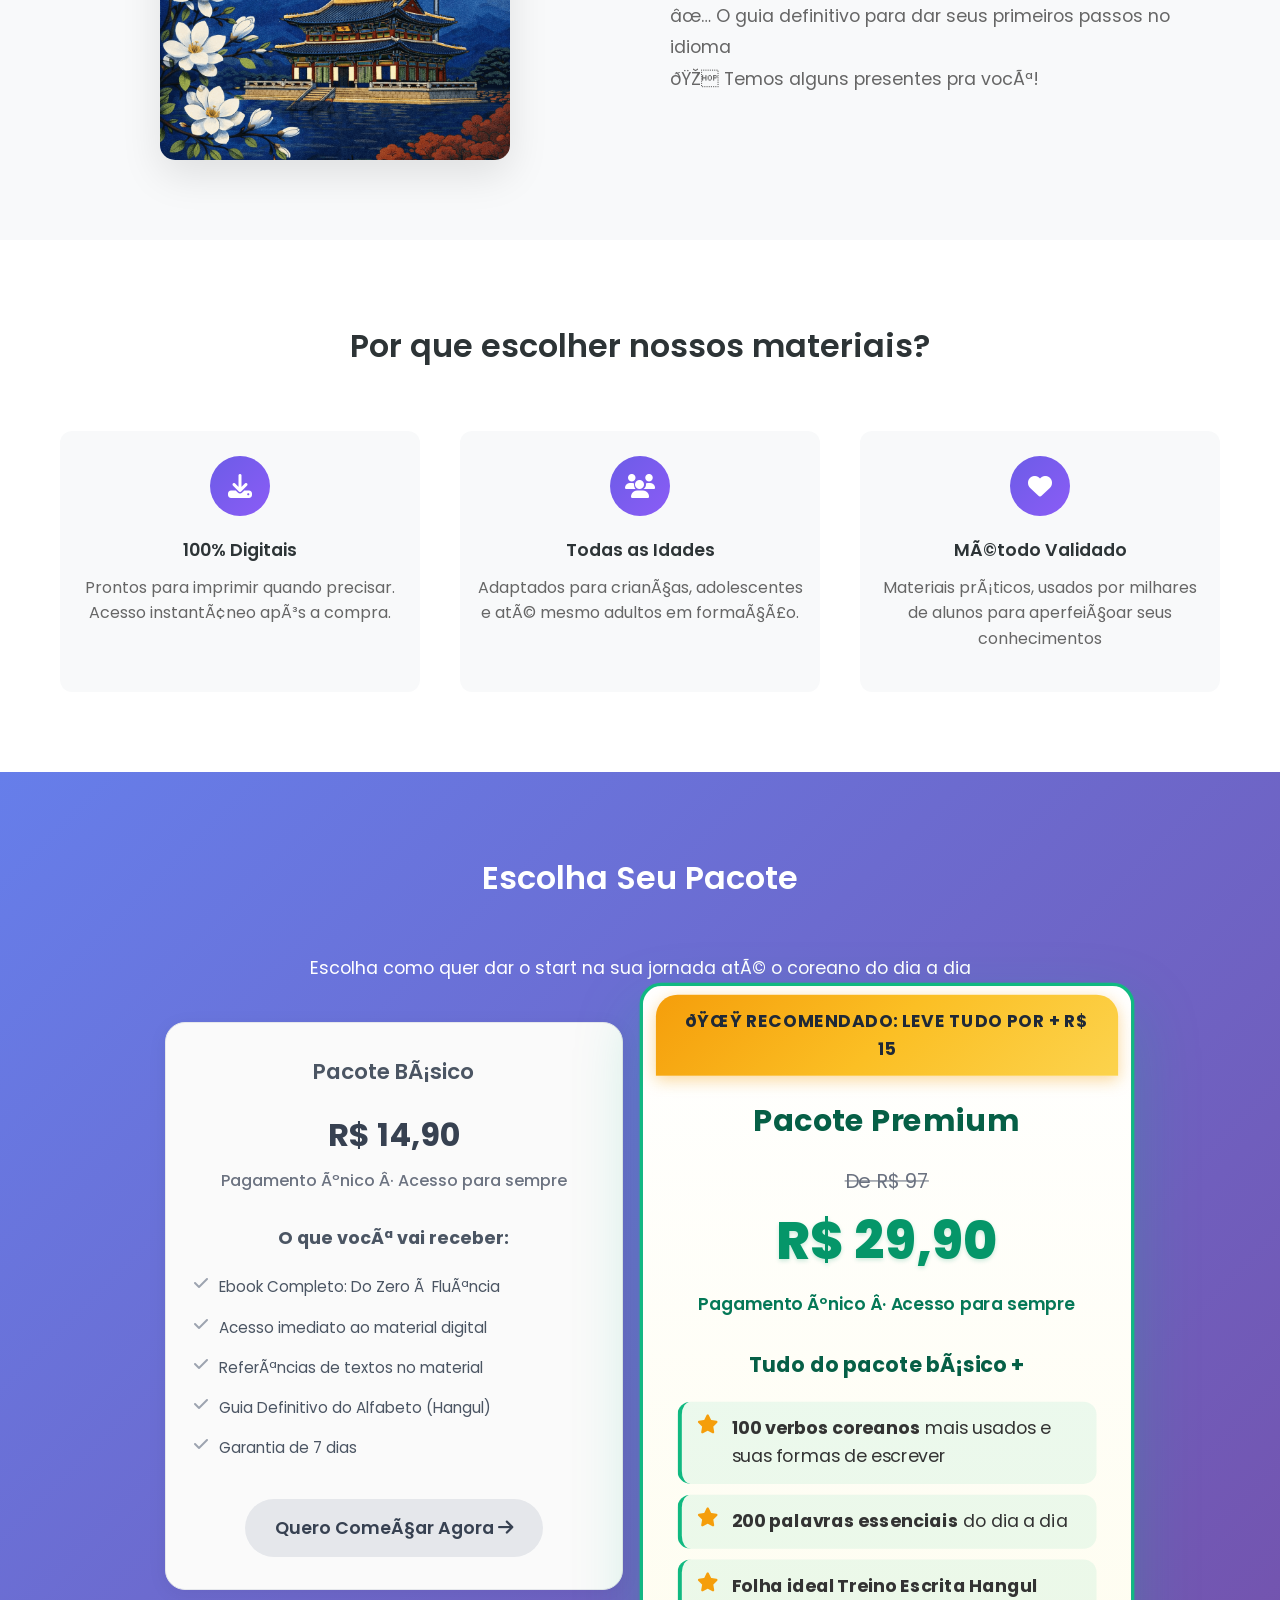
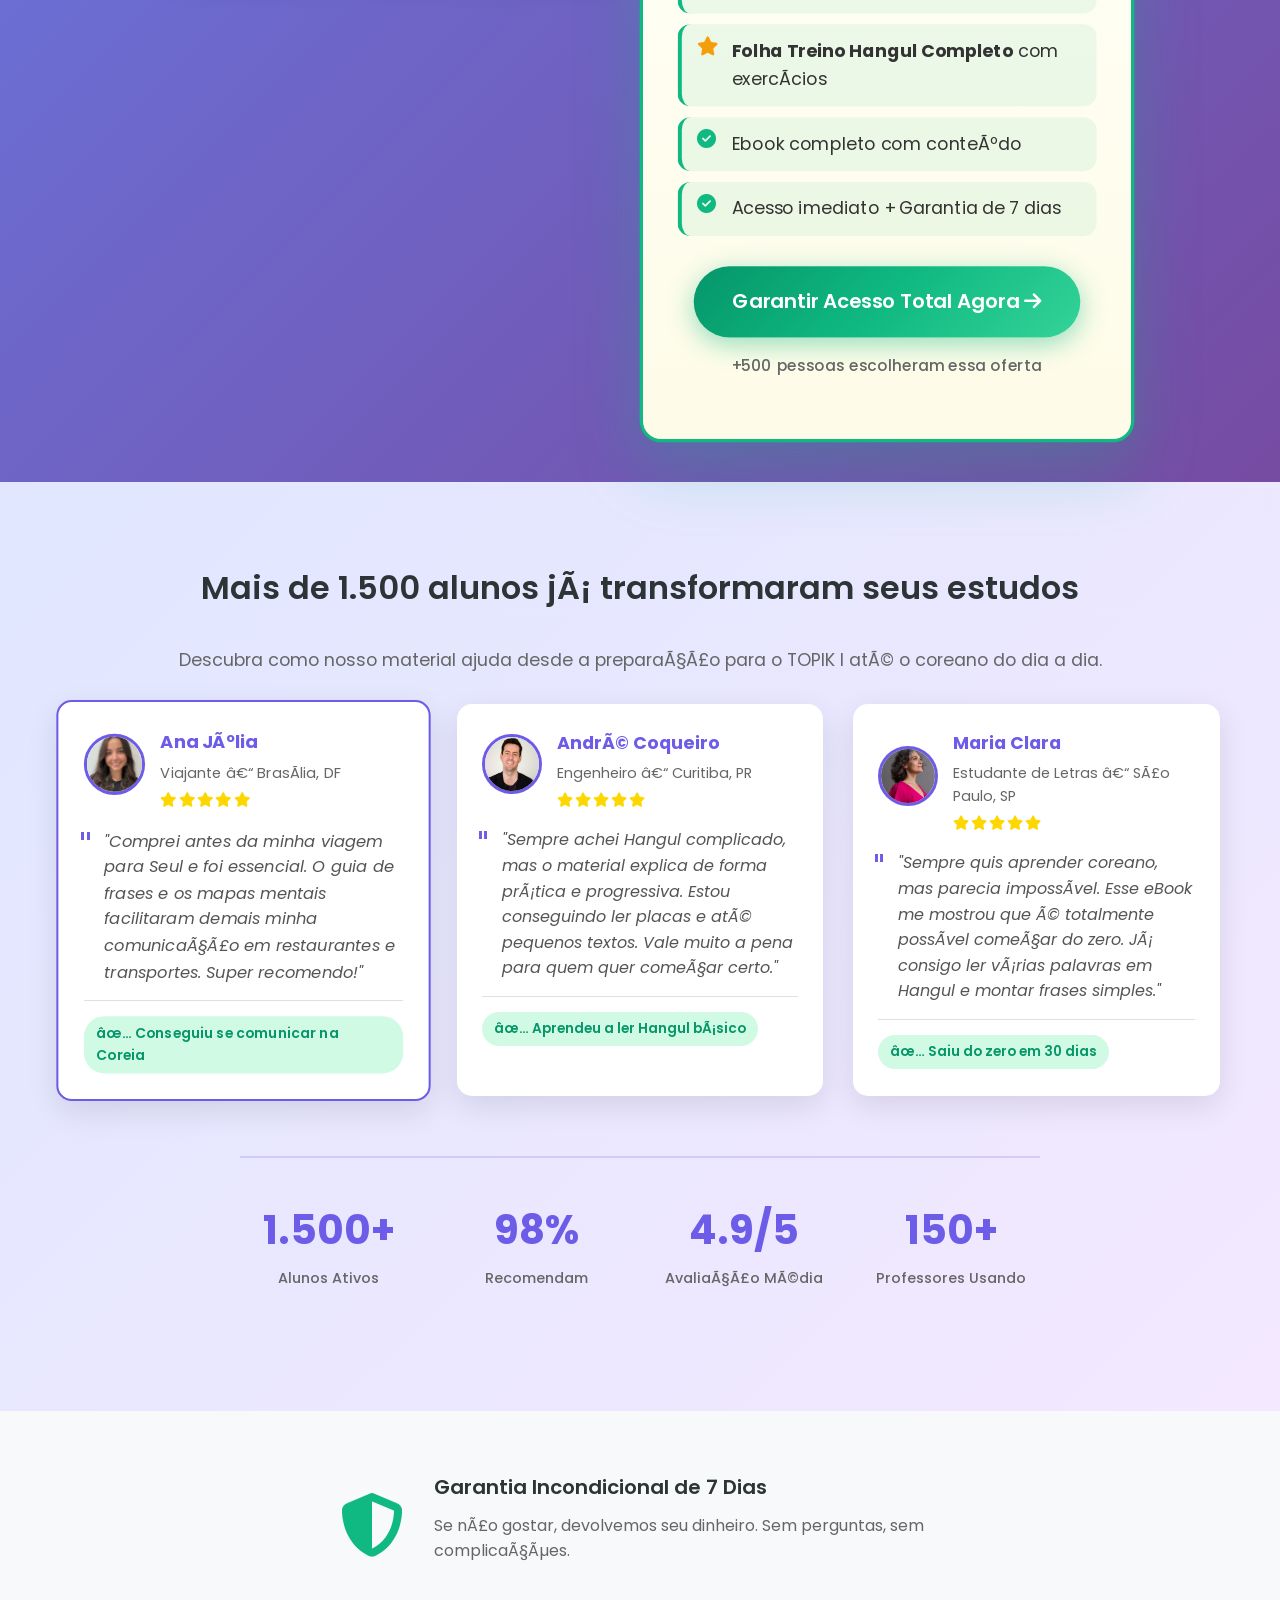
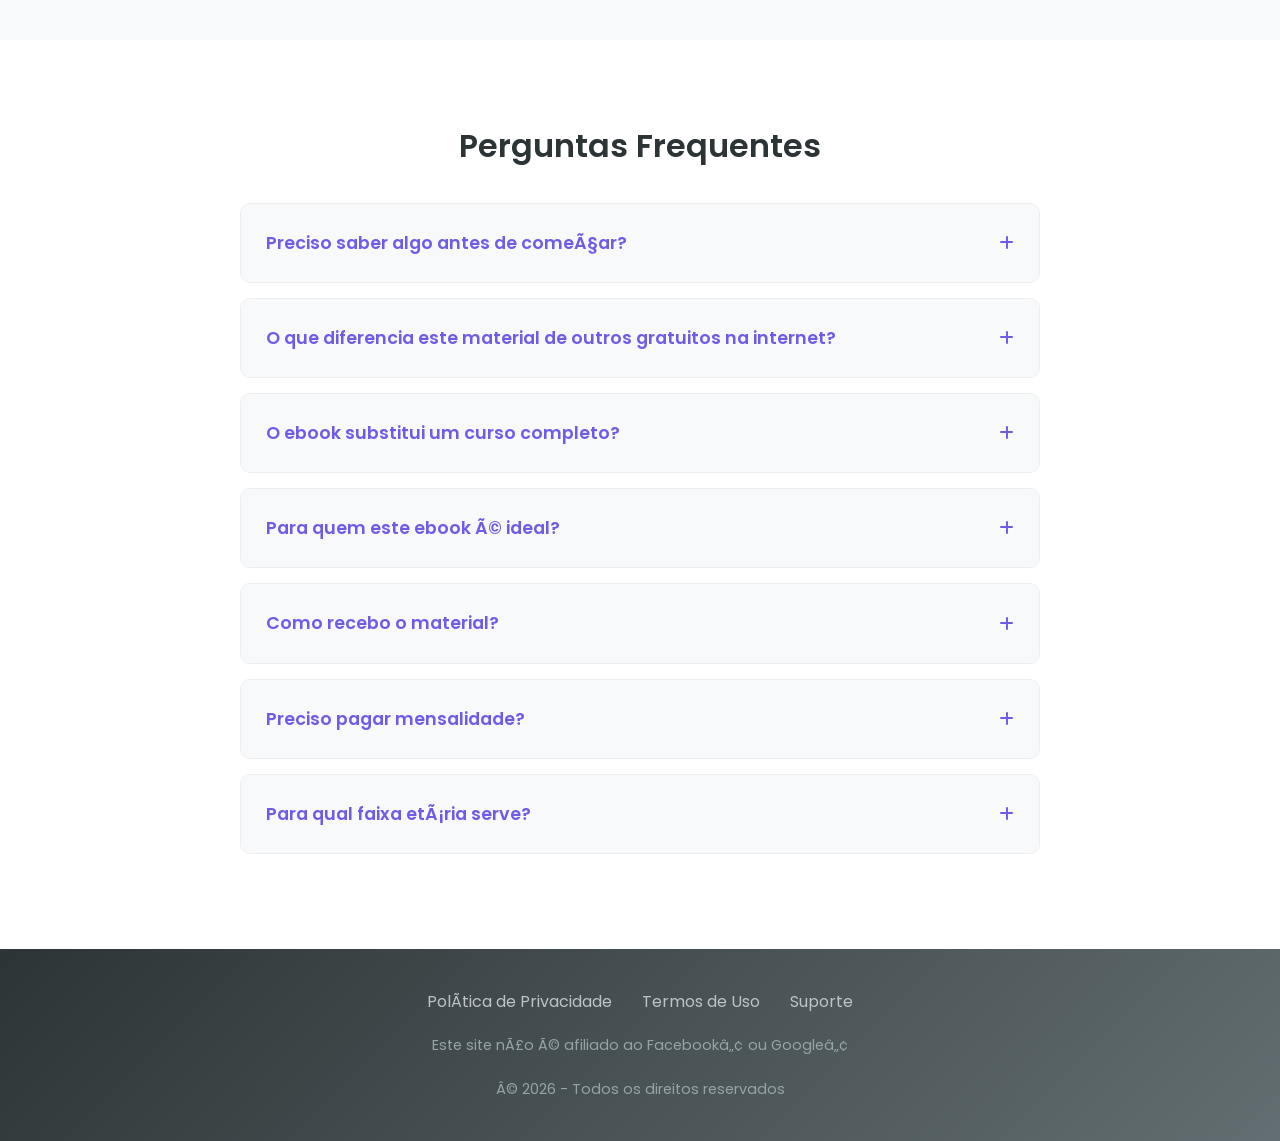
<file: v2.html>
<!DOCTYPE html><html lang="pt-BR">
    <head>
    <script type="text/javascript">
    (function(c,l,a,r,i,t,y){
        c[a]=c[a]||function(){(c[a].q=c[a].q||[]).push(arguments)};
        t=l.createElement(r);t.async=1;t.src="https://www.clarity.ms/tag/"+i;
        y=l.getElementsByTagName(r)[0];y.parentNode.insertBefore(t,y);
    })(window, document, "clarity", "script", "to4eg5peqz");
    </script>
    <!-- Meta Pixel Code -->
    <script>
        !function(f,b,e,v,n,t,s)
        {if(f.fbq)return;n=f.fbq=function(){n.callMethod?
        n.callMethod.apply(n,arguments):n.queue.push(arguments)};
        if(!f._fbq)f._fbq=n;n.push=n;n.loaded=!0;n.version='2.0';
        n.queue=[];t=b.createElement(e);t.async=!0;
        t.src=v;s=b.getElementsByTagName(e)[0];
        s.parentNode.insertBefore(t,s)}(window, document,'script',
        'https://connect.facebook.net/en_US/fbevents.js');
        fbq('init', '1824008324968177');
        fbq('track', 'PageView');
        </script>
        <noscript><img height="1" width="1" style="display:none"
        src="https://www.facebook.com/tr?id=1824008324968177&ev=PageView&noscript=1"
        /></noscript>
        <!-- End Meta Pixel Code -->
    <script>
        window.pixelId = "696407d99d5ddab50e19eadb";
        var a = document.createElement("script");
        a.setAttribute("async", "");
        a.setAttribute("defer", "");
        a.setAttribute("src", "https://cdn.utmify.com.br/scripts/pixel/pixel.js");
        document.head.appendChild(a);
    </script>
    <script
        src="https://cdn.utmify.com.br/scripts/utms/latest.js"
        data-utmify-prevent-subids
        async
        defer
    ></script>
    <meta charset="UTF-8">
    <meta name="viewport" content="width=device-width, initial-scale=1.0">
    <title>Materiais Coreano</title>
    <meta name="description" content="Aprenda coreano do zero com materiais completos e estruturados. Domine o Hangul e suas primeiras palavras com método validado por milhares de alunos.">
    
    <!-- Favicon -->
    <link rel="icon" type="image/svg+xml" href="images/Flag_of_South_Korea.svg">
    
    <!-- Google Fonts -->
    <link rel="preconnect" href="https://fonts.googleapis.com">
    <link rel="preconnect" href="https://fonts.gstatic.com" crossorigin="">
    <link href="https://fonts.googleapis.com/css2?family=Poppins:wght@300;400;500;600;700&display=swap" rel="stylesheet">
    
    <!-- Font Awesome -->
    <link rel="stylesheet" href="css/all.min.css">
    
    <!-- Custom CSS -->
    <link rel="stylesheet" href="css/styles.css">
</head>
<body>
    <!-- Black Friday Banner -->
    <div class="top-banner">
        <div class="container">
            <p>🔥 COMEÇOU O ESQUENTA BLACK ESTUDANTES</p>
        </div>
    </div>
    
    <!-- Hero Section -->
    <section class="hero">
        <div class="container">
            <div class="hero-content">
                <div class="hero-text">
                    <h1><img src="/images/bandeira.png" alt="Bandeira da Coreia do Sul - Ícone" style="width: 40px; height: 40px;"> Domine o Básico do Coreano em 30 Dias</h1>
                    <p class="hero-subtitle">Aprenda Hangul e suas primeiras 200 palavras com o método usado por +1.500 alunos que saíram do zero absoluto</p>
                    <div class="hero-trust">
                        <div class="trust-badge">
                            <i class="fas fa-users"></i>
                            <span>+1.500 Alunos</span>
                        </div>
                        <div class="trust-badge">
                            <i class="fas fa-star"></i>
                            <span>4.9/5 Avaliação</span>
                        </div>
                        <div class="trust-badge">
                            <i class="fas fa-check-circle"></i>
                            <span>Garantia 7 Dias</span>
                        </div>
                        <div class="trust-badge">
                            <i class="fas fa-bolt"></i>
                            <span>Acesso Imediato</span>
                        </div>
                    </div>
                </div>
                <div class="hero-image">
                    <a href="#oferta"><img src="/images/aprender.png" alt="Aprender Coreano" class="hero-img" style="cursor: pointer;"></a>
                    <a href="#oferta" class="cta-button primary hero-cta">Quero Acessar Agora</a>
                </div>
            </div>
        </div>
    </section>

    <!-- Urgency Section -->
    <section class="urgency-section">
        <div class="container">
            <div class="urgency-content">
                <div class="urgency-text">
                    <h3>⏰ OFERTA ESPECIAL ENCERRA EM:</h3>
                    <div id="countdown" class="countdown">
                        <div class="countdown-item">
                            <span id="hours">00</span>
                            <span class="countdown-label">Horas</span>
                        </div>
                        <div class="countdown-item">
                            <span id="minutes">00</span>
                            <span class="countdown-label">Minutos</span>
                        </div>
                        <div class="countdown-item">
                            <span id="seconds">00</span>
                            <span class="countdown-label">Segundos</span>
                        </div>
                    </div>
                </div>
                <div class="urgency-warning">
                    <i class="fas fa-exclamation-triangle"></i>
                    <span>Apenas <strong id="stock-count">27</strong> vagas disponíveis com bônus completos!</span>
                </div>
            </div>
        </div>
    </section>

    <!-- Product Presentation -->
    <section class="product-presentation">
        <div class="container">
            <h2>📘 Material completo para iniciantes no coreano</h2>
            <div class="product-content">
                <div class="product-mockup">
                    <a href="#oferta"><img src="images/coreanoimg.png" alt="Material completo para aprender coreano" class="mockup-img" style="cursor: pointer;"></a>
                </div>
                <div class="product-description">
                    <p>🚀 O que você vai encontrar:<br><br>✅ 50 Frases úteis do dia a dia para começar a se comunicar.<br>✅ Guias para dominar Hangul com exercícios de treino.<br>✅ Introdução prática às primeiras palavras do cotidiano.<br>✅ Dicas de estudo eficazes para acelerar seu aprendizado.<br>✅ Curiosidades culturais para entender a Coreia além do idioma.<br>✅ O guia definitivo para dar seus primeiros passos no idioma<br>🎁 Temos alguns presentes pra você!</p>
                </div>
            </div>
        </div>
    </section>

    <!-- Benefits Section -->
    <section class="benefits">
        <div class="container">
            <h2>Por que escolher nossos materiais?</h2>
            <div class="benefits-grid">
                <div class="benefit-item">
                    <div class="benefit-icon">
                        <i class="fas fa-download"></i>
                    </div>
                    <h3>100% Digitais</h3>
                    <p>Prontos para imprimir quando precisar. Acesso instantâneo após a compra.</p>
                </div>
                <div class="benefit-item">
                    <div class="benefit-icon">
                        <i class="fas fa-users"></i>
                    </div>
                    <h3>Todas as Idades</h3>
                    <p>Adaptados para crianças, adolescentes e até mesmo adultos em formação.</p>
                </div>
                <div class="benefit-item">
                    <div class="benefit-icon">
                        <i class="fas fa-heart"></i>
                    </div>
                    <h3>Método Validado</h3>
                    <p>Materiais práticos, usados por milhares de alunos para aperfeiçoar seus conhecimentos</p>
                </div>
            </div>
        </div>
    </section>

    <!-- Offer Section -->
    <section class="oferta" id="oferta">
        <div class="container">
            <h2>Escolha Seu Pacote</h2>
            <p style="text-align: center; color: #fff; font-size: 1.1rem; margin-bottom: 40px;">Escolha como quer dar o start na sua jornada até o coreano do dia a dia</p>
            <div class="offers-grid">
                <!-- Basic Package -->
                <div class="offer-card basic">
                    <h3>Pacote Básico</h3>
                    <div class="pricing">
                        <span class="new-price">R$ 14,90</span>
                        <span class="price-per-day">Pagamento único · Acesso para sempre</span>
                    </div>
                    <div class="features-list">
                        <h4>O que você vai receber:</h4>
                        <ul>
                            <li><i class="fas fa-check"></i><span class="feature-text">Ebook Completo: Do Zero à Fluência</span></li>
                            <li><i class="fas fa-check"></i><span class="feature-text">Acesso imediato ao material digital</span></li>
                            <li><i class="fas fa-check"></i><span class="feature-text">Referências de textos no material</span></li>
                            <li><i class="fas fa-check"></i><span class="feature-text">Guia Definitivo do Alfabeto (Hangul)</span></li>
                            <li><i class="fas fa-check"></i><span class="feature-text">Garantia de 7 dias</span></li>
                        </ul>
                    </div>
                    <a href="https://pay.hotmart.com/Y103781312G?off=h9cun5j6&checkoutMode=10" class="cta-button basic-cta">
                        Quero Começar Agora <i class="fas fa-arrow-right"></i>
                    </a>
                </div>

                <!-- Premium Package -->
                <div class="offer-card premium">
                    <div class="recommended-banner">
                        <span>🌟 RECOMENDADO: LEVE TUDO POR + R$ 15</span>
                    </div>
                    <h3>Pacote Premium</h3>
                    <div class="pricing pricing-anchor">
                        <span class="old-price">De R$ 97</span>
                        <span class="new-price">R$ 29,90</span>
                        <span class="price-per-day">Pagamento único · Acesso para sempre</span>
                    </div>
                    <div class="features-list features-premium">
                        <h4>Tudo do pacote básico +</h4>
                        <ul>
                            <li><i class="fas fa-star"></i><span class="feature-text"><strong>100 verbos coreanos</strong> mais usados e suas formas de escrever</span></li>
                            <li><i class="fas fa-star"></i><span class="feature-text"><strong>200 palavras essenciais</strong> do dia a dia</span></li>
                            <li><i class="fas fa-star"></i><span class="feature-text"><strong>Folha ideal Treino Escrita Hangul</strong></span></li>
                            <li><i class="fas fa-star"></i><span class="feature-text"><strong>Folha Treino Hangul Completo</strong> com exercícios</span></li>
                            <li><i class="fas fa-check-circle"></i><span class="feature-text">Ebook completo com conteúdo</span></li>
                            <li><i class="fas fa-check-circle"></i><span class="feature-text">Acesso imediato + Garantia de 7 dias</span></li>
                        </ul>
                    </div>
                    <a href="https://pay.hotmart.com/V103795279D?checkoutMode=10" class="cta-button primary premium-btn">
                        Garantir Acesso Total Agora <i class="fas fa-arrow-right"></i>
                    </a>
                    <p class="social-proof">+500 pessoas escolheram essa oferta</p>
                </div>
            </div>
        </div>
    </section>

    <!-- Testimonials -->
    <section class="testimonials">
        <div class="container">
            <h2>Mais de 1.500 alunos já transformaram seus estudos</h2>
            <p style="text-align: center; margin-bottom: 30px; font-size: 1.1rem;">Descubra como nosso material ajuda desde a preparação para o TOPIK I até o coreano do dia a dia.</p>
            <div class="testimonials-grid">
                <div class="testimonial featured">
                    <div class="testimonial-header">
                        <div class="testimonial-photo">
                            <img src="images/tl.webp" alt="Irmã Carla Mendes" class="profile-img">
                        </div>
                        <div class="testimonial-info">
                            <strong>Ana Júlia</strong>
                            <span>Viajante – Brasília, DF</span>
                            <div class="testimonial-rating">
                                <i class="fas fa-star"></i>
                                <i class="fas fa-star"></i>
                                <i class="fas fa-star"></i>
                                <i class="fas fa-star"></i>
                                <i class="fas fa-star"></i>
                            </div>
                        </div>
                    </div>
                    <div class="testimonial-content">
                        <p>"Comprei antes da minha viagem para Seul e foi essencial. O guia de frases e os mapas mentais facilitaram demais minha comunicação em restaurantes e transportes. Super recomendo!"</p>
                        <div class="testimonial-result">
                            <span class="result-badge">✅ Conseguiu se comunicar na Coreia</span>
                        </div>
                    </div>
                </div>

                <div class="testimonial">
                    <div class="testimonial-header">
                        <div class="testimonial-photo">
                            <img src="images/photo-1651684215020-f7a5b6610f23.jpg" alt="Professor Ricardo Santos" class="profile-img">
                        </div>
                        <div class="testimonial-info">
                            <strong>André Coqueiro</strong>
                            <span>Engenheiro – Curitiba, PR</span>
                            <div class="testimonial-rating">
                                <i class="fas fa-star"></i>
                                <i class="fas fa-star"></i>
                                <i class="fas fa-star"></i>
                                <i class="fas fa-star"></i>
                                <i class="fas fa-star"></i>
                            </div>
                        </div>
                    </div>
                    <div class="testimonial-content">
                        <p>"Sempre achei Hangul complicado, mas o material explica de forma prática e progressiva. Estou conseguindo ler placas e até pequenos textos. Vale muito a pena para quem quer começar certo."</p>
                        <div class="testimonial-result">
                            <span class="result-badge">✅ Aprendeu a ler Hangul básico</span>
                        </div>
                    </div>
                </div>

                <div class="testimonial">
                    <div class="testimonial-header">
                        <div class="testimonial-photo">
                            <img src="images/retrato-de-mulher-senior-elegante-sorridente-23-2149038116.jpg" alt="Luciana Oliveira" class="profile-img">
                        </div>
                        <div class="testimonial-info">
                            <strong>Maria Clara</strong>
                            <span>Estudante de Letras – São Paulo, SP</span>
                            <div class="testimonial-rating">
                                <i class="fas fa-star"></i>
                                <i class="fas fa-star"></i>
                                <i class="fas fa-star"></i>
                                <i class="fas fa-star"></i>
                                <i class="fas fa-star"></i>
                            </div>
                        </div>
                    </div>
                    <div class="testimonial-content">
                        <p>"Sempre quis aprender coreano, mas parecia impossível. Esse eBook me mostrou que é totalmente possível começar do zero. Já consigo ler várias palavras em Hangul e montar frases simples."</p>
                        <div class="testimonial-result">
                            <span class="result-badge">✅ Saiu do zero em 30 dias</span>
                        </div>
                    </div>
                </div>
            </div>

            <div class="testimonials-stats">
                <div class="stat-item">
                    <div class="stat-number">1.500+</div>
                    <div class="stat-label">Alunos Ativos</div>
                </div>
                <div class="stat-item">
                    <div class="stat-number">98%</div>
                    <div class="stat-label">Recomendam</div>
                </div>
                <div class="stat-item">
                    <div class="stat-number">4.9/5</div>
                    <div class="stat-label">Avaliação Média</div>
                </div>
                <div class="stat-item">
                    <div class="stat-number">150+</div>
                    <div class="stat-label">Professores Usando</div>
                </div>
            </div>
        </div>
    </section>

    <!-- Guarantee -->
    <section class="guarantee">
        <div class="container">
            <div class="guarantee-content">
                <div class="guarantee-icon">
                    <i class="fas fa-shield-alt"></i>
                </div>
                <div class="guarantee-text">
                    <h3>Garantia Incondicional de 7 Dias</h3>
                    <p>Se não gostar, devolvemos seu dinheiro. Sem perguntas, sem complicações.</p>
                </div>
            </div>
        </div>
    </section>

    <!-- FAQ -->
    <section class="faq">
        <div class="container">
            <h2>Perguntas Frequentes</h2>
            <div class="faq-list">
                <div class="faq-item">
                    <div class="faq-question">
                        <h3>Preciso saber algo antes de começar?</h3>
                        <i class="fas fa-plus"></i>
                    </div>
                    <div class="faq-answer">
                        <p>👉 Não! O material foi feito para iniciantes absolutos. Você vai aprender desde o Hangul e as primeiras frases do dia a dia.</p>
                    </div>
                </div>
                <div class="faq-item">
                    <div class="faq-question">
                        <h3>O que diferencia este material de outros gratuitos na internet?</h3>
                        <i class="fas fa-plus"></i>
                    </div>
                    <div class="faq-answer">
                        <p>👉 A organização. Em vez de ficar perdido em vídeos e posts soltos, você terá um caminho estruturado:<br><br>Começa do zero.<br><br>Evolui passo a passo.<br><br>Recebe dicas práticas para estudar sozinho.<br><br>Tudo em português e adaptado para quem nunca teve contato com o idioma coreano.</p>
                    </div>
                </div>
                <div class="faq-item">
                    <div class="faq-question">
                        <h3>O ebook substitui um curso completo?</h3>
                        <i class="fas fa-plus"></i>
                    </div>
                    <div class="faq-answer">
                        <p>👉 Não é um curso avançado, mas sim a sua porta de entrada. Ele vai te dar as bases sólidas para entender a lógica do coreano, destravar os primeiros estudos e ganhar confiança para seguir aprendendo.</p>
                    </div>
                </div>
                <div class="faq-item">
                    <div class="faq-question">
                        <h3>Para quem este ebook é ideal?</h3>
                        <i class="fas fa-plus"></i>
                    </div>
                    <div class="faq-answer">
                        <p>✅ Quem sempre quis aprender coreano mas não sabia por onde começar.<br>✅ Fãs de K-pop, K-dramas e cultura coreana.<br>✅ Estudantes que querem ter uma base antes de investir em cursos pagos.<br>✅ Pessoas que gostam de aprender novas línguas de forma prática.</p>
                    </div>
                </div>
                <div class="faq-item">
                    <div class="faq-question">
                        <h3>Como recebo o material?</h3>
                        <i class="fas fa-plus"></i>
                    </div>
                    <div class="faq-answer">
                        <p>Após a confirmação do pagamento, você receberá um e-mail com o link para download do material em PDF. O acesso é imediato!</p>
                    </div>
                </div>
                <div class="faq-item">
                    <div class="faq-question">
                        <h3>Preciso pagar mensalidade?</h3>
                        <i class="fas fa-plus"></i>
                    </div>
                    <div class="faq-answer">
                        <p>Não! É um pagamento único. Você paga uma vez e tem acesso para sempre ao material.</p>
                    </div>
                </div>
                <div class="faq-item">
                    <div class="faq-question">
                        <h3>Para qual faixa etária serve?</h3>
                        <i class="fas fa-plus"></i>
                    </div>
                    <div class="faq-answer">
                        <p>O material foi desenvolvido com uma didática simples para todas as idades.</p>
                    </div>
                </div>
            </div>
        </div>
    </section>

    <!-- Footer -->
    <footer class="footer">
        <div class="container">
            <div class="footer-content">
                <div class="footer-links">
                    <a href="#">Política de Privacidade</a>
                    <a href="#">Termos de Uso</a>
                    <a href="#">Suporte</a>
                </div>
                <p class="footer-disclaimer">Este site não é afiliado ao Facebook™ ou Google™</p>
                <p class="footer-copyright">© 2026 - Todos os direitos reservados</p>
            </div>
        </div>
    </footer>

    <!-- Sales Notification -->
    <div id="sales-notification" class="sales-notification">
        <div class="notification-content">
            <div class="notification-icon">
                <i class="fas fa-check-circle"></i>
            </div>
            <div class="notification-text">
                <strong id="buyer-name">Ana Silva</strong> de <span id="buyer-location">São Paulo, SP</span>
                <br>
                comprou o <span id="package-type">Pacote Premium</span>
                <div class="time-ago">há <span id="time-ago">3</span> minutos</div>
            </div>
        </div>

    </div>

    <script>
        // Countdown Timer - 15 minutes
        function startCountdown() {
            const startTime = new Date();
            const endTime = new Date(startTime.getTime() + 15 * 60 * 1000); // 15 minutos
            
            function updateCountdown() {
                const now = new Date();
                const diff = endTime - now;
                
                if (diff <= 0) {
                    document.getElementById('hours').textContent = '00';
                    document.getElementById('minutes').textContent = '00';
                    document.getElementById('seconds').textContent = '00';
                    return;
                }
                
                const hours = Math.floor(diff / (1000 * 60 * 60));
                const minutes = Math.floor((diff % (1000 * 60 * 60)) / (1000 * 60));
                const seconds = Math.floor((diff % (1000 * 60)) / 1000);
                
                document.getElementById('hours').textContent = String(hours).padStart(2, '0');
                document.getElementById('minutes').textContent = String(minutes).padStart(2, '0');
                document.getElementById('seconds').textContent = String(seconds).padStart(2, '0');
            }
            
            updateCountdown();
            setInterval(updateCountdown, 1000);
        }
        
        // Stock counter animation
        function updateStockCount() {
            const stockElement = document.getElementById('stock-count');
            const currentStock = parseInt(stockElement.textContent);
            const newStock = Math.max(15, currentStock - Math.floor(Math.random() * 3));
            stockElement.textContent = newStock;
        }
        
        // Start countdown on page load
        window.addEventListener('DOMContentLoaded', () => {
            startCountdown();
            setInterval(updateStockCount, 180000); // Update stock every 3 minutes
        });

        // Sales notification data
        const salesData = [
            { name: "Ana Silva", location: "São Paulo, SP", package: "Pacote Premium", type: "premium" },
            { name: "Maria Santos", location: "Rio de Janeiro, RJ", package: "Pacote Básico", type: "basic" },
            { name: "João Oliveira", location: "Belo Horizonte, MG", package: "Pacote Premium", type: "premium" },
            { name: "Carla Mendes", location: "Salvador, BA", package: "Pacote Premium", type: "premium" },
            { name: "Pedro Costa", location: "Brasília, DF", package: "Pacote Básico", type: "basic" },
            { name: "Juliana Lima", location: "Fortaleza, CE", package: "Pacote Premium", type: "premium" },
            { name: "Roberto Alves", location: "Porto Alegre, RS", package: "Pacote Premium", type: "premium" },
            { name: "Fernanda Rocha", location: "Recife, PE", package: "Pacote Básico", type: "basic" },
            { name: "Carlos Ferreira", location: "Curitiba, PR", package: "Pacote Premium", type: "premium" },
            { name: "Patrícia Moura", location: "Goiânia, GO", package: "Pacote Premium", type: "premium" },
            { name: "Ricardo Souza", location: "Manaus, AM", package: "Pacote Básico", type: "basic" },
            { name: "Beatriz Cardoso", location: "Vitória, ES", package: "Pacote Premium", type: "premium" },
            { name: "Daniel Martins", location: "Campo Grande, MS", package: "Pacote Premium", type: "premium" },
            { name: "Luciana Barbosa", location: "Natal, RN", package: "Pacote Básico", type: "basic" },
            { name: "Felipe Ribeiro", location: "João Pessoa, PB", package: "Pacote Premium", type: "premium" }
        ];

        let currentSaleIndex = 0;
        let notificationVisible = false;

        function showSalesNotification() {
            if (notificationVisible) return;
            
            const notification = document.getElementById('sales-notification');
            const sale = salesData[currentSaleIndex];
            
            // Update notification content
            document.getElementById('buyer-name').textContent = sale.name;
            document.getElementById('buyer-location').textContent = sale.location;
            document.getElementById('package-type').textContent = sale.package;
            document.getElementById('time-ago').textContent = Math.floor(Math.random() * 15) + 1;
            
            // Add package type class for styling
            notification.className = `sales-notification ${sale.type}`;
            
            // Show notification
            notification.classList.add('show');
            notificationVisible = true;
            
            // Hide after 6 seconds
            setTimeout(() => {
                notification.classList.remove('show');
                notificationVisible = false;
                currentSaleIndex = (currentSaleIndex + 1) % salesData.length;
            }, 6000);
        }



        // Start showing notifications after 5 seconds, then every 10-15 seconds
        setTimeout(() => {
            showSalesNotification();
            setInterval(() => {
                if (!notificationVisible) {
                    setTimeout(showSalesNotification, Math.random() * 5000 + 5000);
                }
            }, 10000);
        }, 5000);

        // FAQ Accordion functionality
        document.querySelectorAll('.faq-question').forEach(question => {
            question.addEventListener('click', () => {
                const faqItem = question.parentElement;
                const answer = faqItem.querySelector('.faq-answer');
                const icon = question.querySelector('i');
                
                // Toggle active class
                faqItem.classList.toggle('active');
                
                // Toggle icon
                if (faqItem.classList.contains('active')) {
                    icon.classList.remove('fa-plus');
                    icon.classList.add('fa-minus');
                } else {
                    icon.classList.remove('fa-minus');
                    icon.classList.add('fa-plus');
                }
            });
        });

        // Smooth scrolling for CTA buttons
        document.querySelectorAll('a[href^="#"]').forEach(anchor => {
            anchor.addEventListener('click', function (e) {
                e.preventDefault();
                const target = document.querySelector(this.getAttribute('href'));
                if (target) {
                    target.scrollIntoView({
                        behavior: 'smooth',
                        block: 'start'
                    });
                }
            });
        });
    </script>


</body></html>
</file>
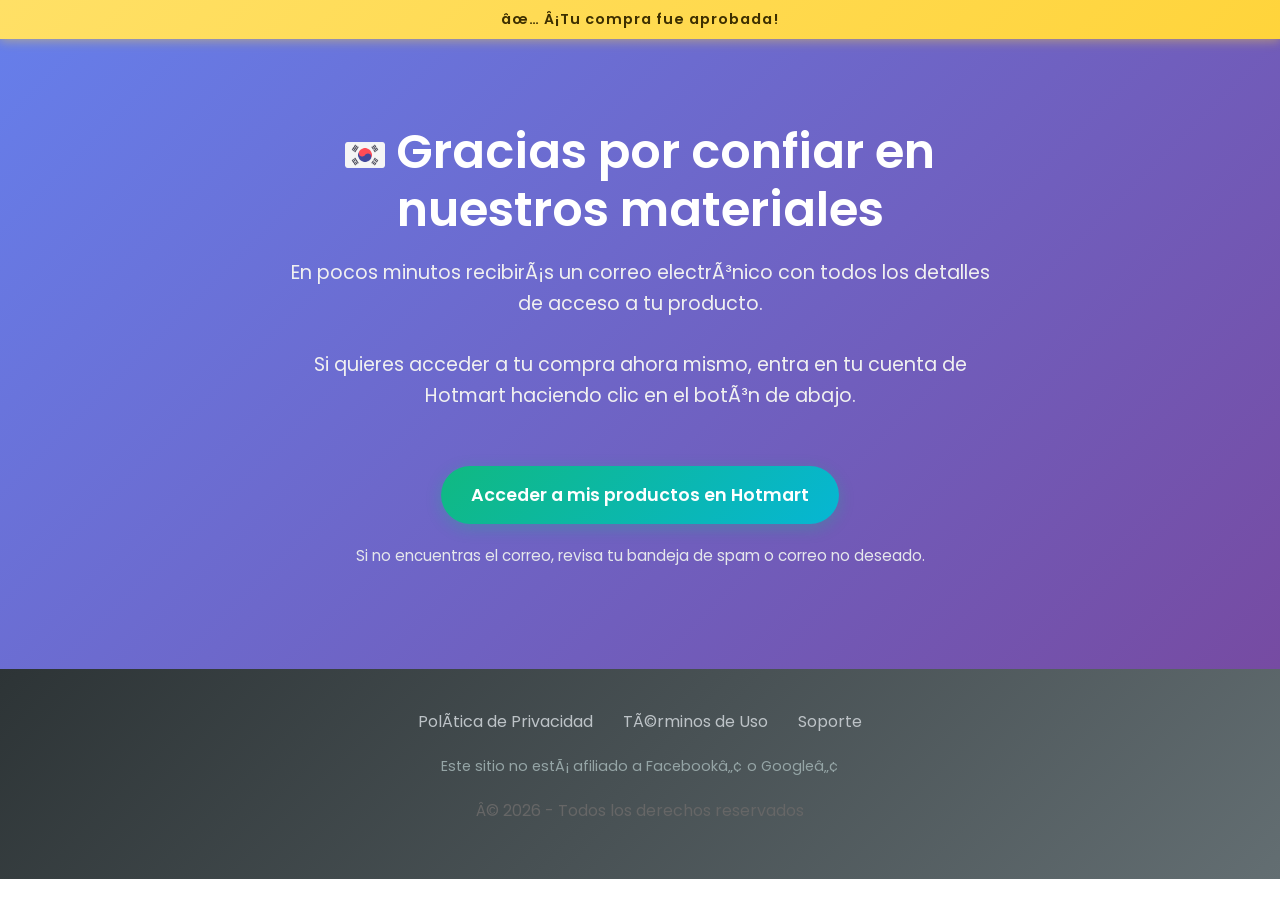
<file: es/gracias.html>
<!DOCTYPE html>
<html lang="es">
<head>
    <script type="text/javascript">
    (function(c,l,a,r,i,t,y){
        c[a]=c[a]||function(){(c[a].q=c[a].q||[]).push(arguments)};
        t=l.createElement(r);t.async=1;t.src="https://www.clarity.ms/tag/"+i;
        y=l.getElementsByTagName(r)[0];y.parentNode.insertBefore(t,y);
    })(window, document, "clarity", "script", "to4eg5peqz");
    </script>
    <!-- Meta Pixel Code -->
    <script>
        !function(f,b,e,v,n,t,s)
        {if(f.fbq)return;n=f.fbq=function(){n.callMethod?
        n.callMethod.apply(n,arguments):n.queue.push(arguments)};
        if(!f._fbq)f._fbq=n;n.push=n;n.loaded=!0;n.version='2.0';
        n.queue=[];t=b.createElement(e);t.async=!0;
        t.src=v;s=b.getElementsByTagName(e)[0];
        s.parentNode.insertBefore(t,s)}(window, document,'script',
        'https://connect.facebook.net/en_US/fbevents.js');
        fbq('init', '1824008324968177');
        fbq('track', 'PageView');
    </script>
    <noscript><img height="1" width="1" style="display:none"
        src="https://www.facebook.com/tr?id=1824008324968177&ev=PageView&noscript=1"
    /></noscript>
    <!-- End Meta Pixel Code -->
    <script>
        window.pixelId = "696407d99d5ddab50e19eadb";
        var a = document.createElement("script");
        a.setAttribute("async", "");
        a.setAttribute("defer", "");
        a.setAttribute("src", "https://cdn.utmify.com.br/scripts/pixel/pixel.js");
        document.head.appendChild(a);
    </script>
    <script
        src="https://cdn.utmify.com.br/scripts/utms/latest.js"
        data-utmify-prevent-subids
        async
        defer
    ></script>
    <meta charset="UTF-8">
    <meta name="viewport" content="width=device-width, initial-scale=1.0">
    <title>Gracias por tu compra | Materiales de Coreano</title>
    <meta name="description" content="Gracias por tu compra. Accede a tu producto y comienza a estudiar coreano con los materiales y planes preparados para ti.">

    <!-- Favicon -->
    <link rel="icon" type="image/svg+xml" href="images/Flag_of_South_Korea.svg">

    <!-- Google Fonts -->
    <link rel="preconnect" href="https://fonts.googleapis.com">
    <link rel="preconnect" href="https://fonts.gstatic.com" crossorigin>
    <link href="https://fonts.googleapis.com/css2?family=Poppins:wght@300;400;500;600;700&display=swap" rel="stylesheet">

    <!-- Font Awesome -->
    <link rel="stylesheet" href="css/all.min.css">

    <!-- Custom CSS -->
    <link rel="stylesheet" href="css/styles.css">
</head>
<body>
    <!-- Top Banner -->
    <div class="top-banner">
        <div class="container">
            <p>✅ ¡Tu compra fue aprobada!</p>
        </div>
    </div>

    <!-- Simple Thank You Section -->
    <section class="hero" style="min-height: 70vh; display: flex; align-items: center;">
        <div class="container">
            <div class="hero-content" style="grid-template-columns: 1fr;">
                <div class="hero-text" style="text-align: center; max-width: 700px; margin: 0 auto;">
                    <h1><img src="images/bandeira.png" alt="Bandera de Corea del Sur - Ícono" style="width: 40px; height: 40px; vertical-align: middle;"> Gracias por confiar en nuestros materiales</h1>
                    <p class="hero-subtitle">En pocos minutos recibirás un correo electrónico con todos los detalles de acceso a tu producto.</p>
                    <p class="hero-subtitle">Si quieres acceder a tu compra ahora mismo, entra en tu cuenta de Hotmart haciendo clic en el botón de abajo.</p>

                    <a href="https://consumer.hotmart.com" class="cta-button primary hero-cta" style="margin-top: 25px;">
                        Acceder a mis productos en Hotmart
                    </a>

                    <p style="margin-top: 20px; color: #E5E7EB; font-size: 0.95rem;">
                        Si no encuentras el correo, revisa tu bandeja de spam o correo no deseado.
                    </p>
                </div>
            </div>
        </div>
    </section>

    <!-- Footer -->
    <footer class="footer">
        <div class="container">
            <div class="footer-content">
                <div class="footer-links">
                    <a href="#">Política de Privacidad</a>
                    <a href="#">Términos de Uso</a>
                    <a href="#">Soporte</a>
                </div>
                <p class="footer-disclaimer">Este sitio no está afiliado a Facebook™ o Google™</p>
                <p class="copyright">© 2026 - Todos los derechos reservados</p>
            </div>
        </div>
    </footer>
</body>
</html>
</file>
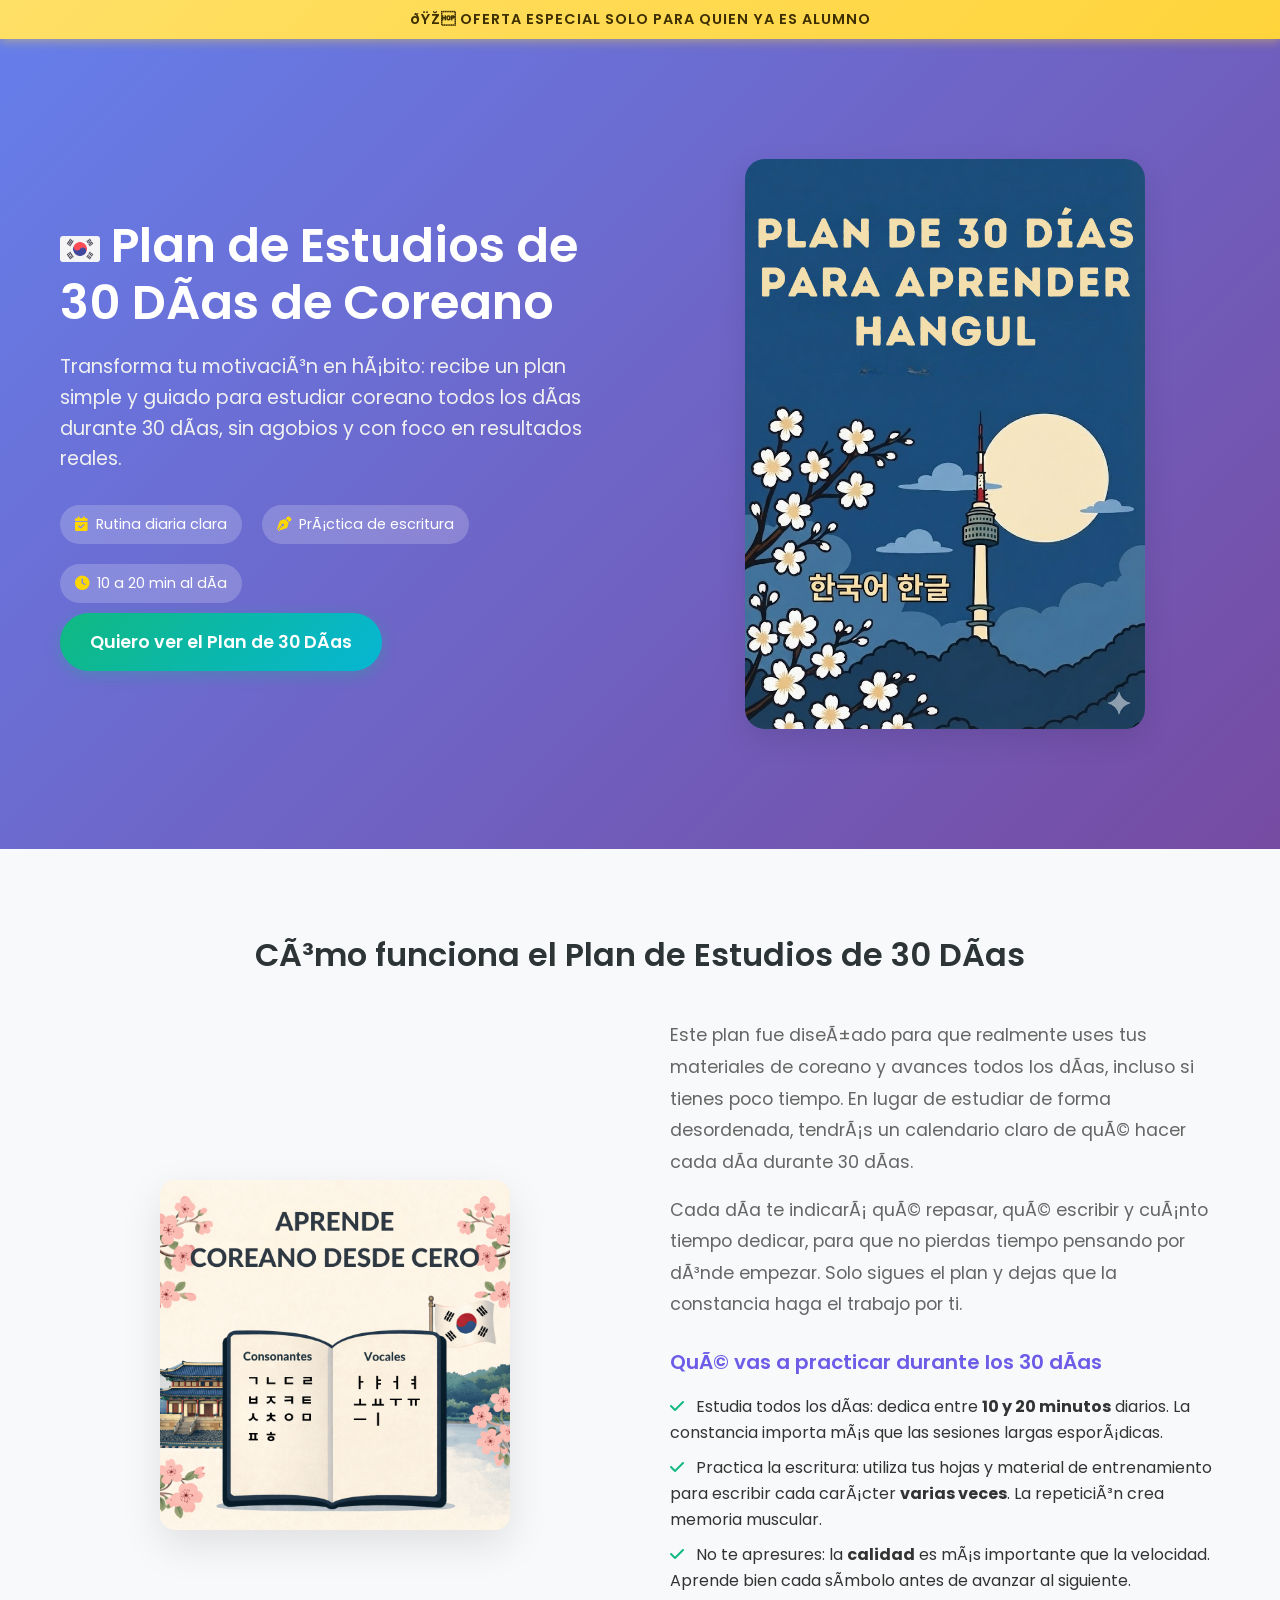
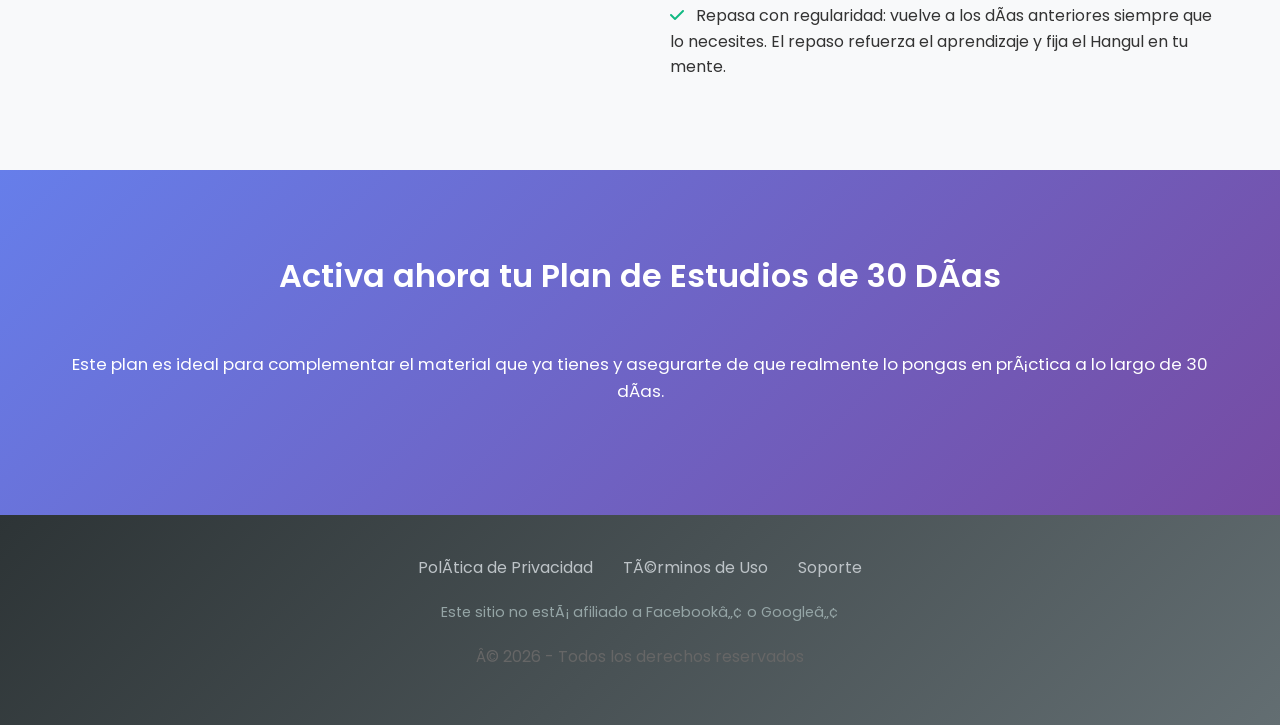
<file: es/up-plan.html>
<!DOCTYPE html>
<html lang="es">
<head>
    <script type="text/javascript">
    (function(c,l,a,r,i,t,y){
        c[a]=c[a]||function(){(c[a].q=c[a].q||[]).push(arguments)};
        t=l.createElement(r);t.async=1;t.src="https://www.clarity.ms/tag/"+i;
        y=l.getElementsByTagName(r)[0];y.parentNode.insertBefore(t,y);
    })(window, document, "clarity", "script", "to4eg5peqz");
    </script>
    <!-- Meta Pixel Code -->
    <script>
        !function(f,b,e,v,n,t,s)
        {if(f.fbq)return;n=f.fbq=function(){n.callMethod?
        n.callMethod.apply(n,arguments):n.queue.push(arguments)};
        if(!f._fbq)f._fbq=n;n.push=n;n.loaded=!0;n.version='2.0';
        n.queue=[];t=b.createElement(e);t.async=!0;
        t.src=v;s=b.getElementsByTagName(e)[0];
        s.parentNode.insertBefore(t,s)}(window, document,'script',
        'https://connect.facebook.net/en_US/fbevents.js');
        fbq('init', '1824008324968177');
        fbq('track', 'PageView');
    </script>
    <noscript><img height="1" width="1" style="display:none"
        src="https://www.facebook.com/tr?id=1824008324968177&ev=PageView&noscript=1"
    /></noscript>
    <!-- End Meta Pixel Code -->
    <script>
        window.pixelId = "696407d99d5ddab50e19eadb";
        var a = document.createElement("script");
        a.setAttribute("async", "");
        a.setAttribute("defer", "");
        a.setAttribute("src", "https://cdn.utmify.com.br/scripts/pixel/pixel.js");
        document.head.appendChild(a);
    </script>
    <script
        src="https://cdn.utmify.com.br/scripts/utms/latest.js"
        data-utmify-prevent-subids
        async
        defer
    ></script>
    <meta charset="UTF-8">
    <meta name="viewport" content="width=device-width, initial-scale=1.0">
    <title>Plan de Estudios de 30 Días | Coreano</title>
    <meta name="description" content="Completa tu aprendizaje de coreano con un Plan de Estudios de 30 Días. Sesiones diarias de 10 a 20 minutos, práctica de escritura, repaso guiado y constancia para dominar el Hangul.">

    <!-- Favicon -->
    <link rel="icon" type="image/svg+xml" href="images/Flag_of_South_Korea.svg">

    <!-- Google Fonts -->
    <link rel="preconnect" href="https://fonts.googleapis.com">
    <link rel="preconnect" href="https://fonts.gstatic.com" crossorigin>
    <link href="https://fonts.googleapis.com/css2?family=Poppins:wght@300;400;500;600;700&display=swap" rel="stylesheet">

    <!-- Font Awesome -->
    <link rel="stylesheet" href="css/all.min.css">

    <!-- Custom CSS -->
    <link rel="stylesheet" href="css/styles.css">
</head>
<body>
    <!-- Top Banner -->
    <div class="top-banner">
        <div class="container">
            <p>🎁 OFERTA ESPECIAL SOLO PARA QUIEN YA ES ALUMNO</p>
        </div>
    </div>

    <!-- Hero Upsell -->
    <section class="hero">
        <div class="container">
            <div class="hero-content">
                <div class="hero-text">
                    <h1><img src="images/bandeira.png" alt="Bandera de Corea del Sur - Ícono" style="width: 40px; height: 40px; vertical-align: middle;"> Plan de Estudios de 30 Días de Coreano</h1>
                    <p class="hero-subtitle">Transforma tu motivación en hábito: recibe un plan simple y guiado para estudiar coreano todos los días durante 30 días, sin agobios y con foco en resultados reales.</p>
                    <div class="hero-trust">
                        <div class="trust-badge">
                            <i class="fas fa-calendar-check"></i>
                            <span>Rutina diaria clara</span>
                        </div>
                        <div class="trust-badge">
                            <i class="fas fa-pen-nib"></i>
                            <span>Práctica de escritura</span>
                        </div>
                        <div class="trust-badge">
                            <i class="fas fa-clock"></i>
                            <span>10 a 20 min al día</span>
                        </div>
                    </div>
                    <a href="#plan" class="cta-button primary hero-cta">Quiero ver el Plan de 30 Días</a>
                </div>
                <div class="hero-image">
                    <img src="/es/images/plan.png" alt="Plan de estudios de coreano" class="hero-img">
                </div>
            </div>
        </div>
    </section>

    <!-- Plan Description -->
    <section class="product-presentation" id="plan">
        <div class="container">
            <h2>Cómo funciona el Plan de Estudios de 30 Días</h2>
            <div class="product-content">
                <div class="product-mockup">
                    <img src="images/cero.png" alt="Plan de 30 días de estudio de coreano" class="mockup-img">
                </div>
                <div class="product-description">
                    <p>Este plan fue diseñado para que realmente uses tus materiales de coreano y avances todos los días, incluso si tienes poco tiempo. En lugar de estudiar de forma desordenada, tendrás un calendario claro de qué hacer cada día durante 30 días.</p>
                    <p>Cada día te indicará qué repasar, qué escribir y cuánto tiempo dedicar, para que no pierdas tiempo pensando por dónde empezar. Solo sigues el plan y dejas que la constancia haga el trabajo por ti.</p>

                    <h3 style="margin-top: 25px;">Qué vas a practicar durante los 30 días</h3>
                    <ul style="list-style: none; padding: 0; margin-top: 10px;">
                        <li style="margin-bottom: 10px;">
                            <i class="fas fa-check" style="color:#10B981; margin-right:8px;"></i>
                            Estudia todos los días: dedica entre <strong>10 y 20 minutos</strong> diarios. La constancia importa más que las sesiones largas esporádicas.
                        </li>
                        <li style="margin-bottom: 10px;">
                            <i class="fas fa-check" style="color:#10B981; margin-right:8px;"></i>
                            Practica la escritura: utiliza tus hojas y material de entrenamiento para escribir cada carácter <strong>varias veces</strong>. La repetición crea memoria muscular.
                        </li>
                        <li style="margin-bottom: 10px;">
                            <i class="fas fa-check" style="color:#10B981; margin-right:8px;"></i>
                            No te apresures: la <strong>calidad</strong> es más importante que la velocidad. Aprende bien cada símbolo antes de avanzar al siguiente.
                        </li>
                        <li style="margin-bottom: 10px;">
                            <i class="fas fa-check" style="color:#10B981; margin-right:8px;"></i>
                            Repasa con regularidad: vuelve a los días anteriores siempre que lo necesites. El repaso refuerza el aprendizaje y fija el Hangul en tu mente.
                        </li>
                    </ul>
                </div>
            </div>
        </div>
    </section>

    <!-- Call to Action + Hotmart Widget -->
    <section class="oferta">
        <div class="container">
            <h2>Activa ahora tu Plan de Estudios de 30 Días</h2>
            <p style="text-align: center; color: #fff; font-size: 1.05rem; margin-bottom: 30px;">
                Este plan es ideal para complementar el material que ya tienes y asegurarte de que realmente lo pongas en práctica a lo largo de 30 días.
            </p>

            <!-- HOTMART - Sales Funnel Widget -->
            <!--- sales funnel container --->
            <div id="hotmart-sales-funnel"></div>

            <!--- script load and setup --->
            <script src="https://checkout.hotmart.com/lib/hotmart-checkout-elements.js"></script>
            <script>
            checkoutElements.init('salesFunnel').mount('#hotmart-sales-funnel')
            </script>
            <!-- HOTMART - Sales Funnel Widget -->
        </div>
    </section>

    <!-- Footer -->
    <footer class="footer">
        <div class="container">
            <div class="footer-content">
                <div class="footer-links">
                    <a href="#">Política de Privacidad</a>
                    <a href="#">Términos de Uso</a>
                    <a href="#">Soporte</a>
                </div>
                <p class="footer-disclaimer">Este sitio no está afiliado a Facebook™ o Google™</p>
                <p class="copyright">© 2026 - Todos los derechos reservados</p>
            </div>
        </div>
    </footer>
</body>
</html>
</file>
<file: css/styles.css>
/* Reset and Base Styles */
* {
    margin: 0;
    padding: 0;
    box-sizing: border-box;
}

body {
    font-family: 'Poppins', sans-serif;
    line-height: 1.6;
    color: #333;
    background-color: #fff;
}

.container {
    max-width: 1200px;
    margin: 0 auto;
    padding: 0 20px;
}

/* Typography */
h1, h2, h3 {
    font-weight: 600;
    margin-bottom: 1rem;
}

h1 {
    font-size: 2.5rem;
    color: #6C5CE7;
}

h2 {
    font-size: 2rem;
    color: #2D3436;
    text-align: center;
    margin-bottom: 2rem;
}

h3 {
    font-size: 1.25rem;
    color: #6C5CE7;
}

p {
    margin-bottom: 1rem;
    color: #666;
}

/* Top Banner */
.top-banner {
    background: linear-gradient(135deg, #FFE066, #FFD43B);
    color: #3D2F00;
    text-align: center;
    padding: 8px 0;
    font-weight: 600;
    font-size: 0.9rem;
    text-transform: none;
    letter-spacing: 1px;
    position: sticky;
    top: 0;
    z-index: 1000;
    box-shadow: 0 2px 10px rgba(255, 212, 59, 0.45);
}

.top-banner p {
    margin: 0;
    color: #3D2F00;
}

/* Buttons */
.cta-button {
    display: inline-block;
    padding: 15px 30px;
    background: linear-gradient(135deg, #10B981, #06B6D4);
    color: #fff;
    text-decoration: none;
    border: none;
    border-radius: 50px;
    font-weight: 600;
    font-size: 1.1rem;
    text-align: center;
    transition: all 0.3s ease;
    box-shadow: 0 4px 15px rgba(16, 185, 129, 0.3);
    cursor: pointer;
    font-family: 'Poppins', sans-serif;
}

.cta-button:hover:not(.premium-btn) {
    transform: translateY(-2px);
    box-shadow: 0 6px 20px rgba(16, 185, 129, 0.4);
}

.cta-button.large {
    padding: 20px 40px;
    font-size: 1.2rem;
}

.hero-cta {
    margin-top: 10px;
}

/* Hero Section */
.hero {
    background: linear-gradient(135deg, #667EEA 0%, #764BA2 100%);
    padding: 80px 0;
    min-height: 90vh;
    display: flex;
    align-items: center;
}

.hero-content {
    display: grid;
    grid-template-columns: 1fr 1fr;
    gap: 60px;
    align-items: center;
}

.hero-text h1 {
    font-size: 3rem;
    margin-bottom: 20px;
    line-height: 1.2;
    color: #fff;
}

.hero-subtitle {
    font-size: 1.2rem;
    margin-bottom: 30px;
    color: #F0F0F0;
}

.hero-trust {
    display: flex;
    gap: 20px;
    margin-top: 20px;
    flex-wrap: wrap;
}

.trust-badge {
    display: flex;
    align-items: center;
    gap: 8px;
    background: rgba(255, 255, 255, 0.2);
    backdrop-filter: blur(10px);
    padding: 8px 15px;
    border-radius: 25px;
    font-size: 0.9rem;
    color: #fff;
}

.trust-badge i {
    color: #FFD700;
}

/* Hide 4th badge on desktop */
@media (min-width: 769px) {
    .trust-badge:nth-child(4) {
        display: none;
    }
}

.hero-image {
    display: flex;
    flex-direction: column;
    justify-content: center;
    align-items: center;
    gap: 30px;
}

.hero-img {
    width: 100%;
    max-width: 400px;
    height: auto;
    border-radius: 20px;
    box-shadow: 0 10px 30px rgba(0, 0, 0, 0.1);
    transition: transform 0.3s ease;
}

.hero-img:hover {
    transform: scale(1.05);
}

.image-placeholder {
    width: 400px;
    height: 300px;
    background: rgba(255, 255, 255, 0.8);
    border-radius: 20px;
    display: flex;
    flex-direction: column;
    justify-content: center;
    align-items: center;
    box-shadow: 0 10px 30px rgba(0, 0, 0, 0.1);
    border: 2px dashed #6C5CE7;
}

.image-placeholder i {
    font-size: 4rem;
    color: #6C5CE7;
    margin-bottom: 15px;
}

.image-placeholder p {
    color: #6C5CE7;
    font-weight: 500;
    text-align: center;
}

/* Urgency Section */
.urgency-section {
    background: linear-gradient(135deg, #FF6B6B, #FF8E53);
    padding: 30px 0;
    color: #fff;
}

.urgency-content {
    display: flex;
    justify-content: space-between;
    align-items: center;
    flex-wrap: wrap;
    gap: 30px;
}

.urgency-text h3 {
    color: #fff;
    margin-bottom: 15px;
    font-size: 1.3rem;
    text-align: center;
}

.countdown {
    display: flex;
    gap: 20px;
    justify-content: center;
}

.countdown-item {
    background: rgba(255, 255, 255, 0.25);
    backdrop-filter: blur(10px);
    padding: 15px 20px;
    border-radius: 10px;
    text-align: center;
    min-width: 80px;
}

.countdown-item span:first-child {
    display: block;
    font-size: 2rem;
    font-weight: 700;
    color: #fff;
}

.countdown-label {
    font-size: 0.8rem;
    text-transform: uppercase;
    color: rgba(255, 255, 255, 0.9);
}

.urgency-warning {
    display: flex;
    align-items: center;
    gap: 10px;
    background: rgba(255, 255, 255, 0.25);
    backdrop-filter: blur(10px);
    padding: 15px 25px;
    border-radius: 10px;
    font-size: 1.1rem;
    color: #fff;
}

.urgency-warning i {
    font-size: 1.5rem;
    color: #FFD700;
}

/* Product Presentation */
.product-presentation {
    padding: 80px 0;
    background: #F8F9FA;
}

.product-content {
    display: grid;
    grid-template-columns: 1fr 1fr;
    gap: 60px;
    align-items: center;
}

.mockup-img {
    width: 100%;
    max-width: 350px;
    height: auto;
    border-radius: 15px;
    box-shadow: 0 15px 40px rgba(0, 0, 0, 0.1);
    margin: 0 auto;
    display: block;
    transition: transform 0.3s ease;
}

.mockup-img:hover {
    transform: scale(1.02);
}

.mockup-placeholder {
    width: 350px;
    height: 450px;
    background: #fff;
    border-radius: 15px;
    display: flex;
    flex-direction: column;
    justify-content: center;
    align-items: center;
    box-shadow: 0 15px 40px rgba(0, 0, 0, 0.1);
    border: 2px dashed #6C5CE7;
    margin: 0 auto;
}

.mockup-placeholder i {
    font-size: 5rem;
    color: #6C5CE7;
    margin-bottom: 20px;
}

.product-presentation h2 {
    text-align: center;
    margin-bottom: 40px;
}

.product-description p {
    font-size: 1.1rem;
    line-height: 1.8;
}

/* Benefits Section */
.benefits {
    padding: 80px 0;
    background: #FFFFFF;
}

.benefits-grid {
    display: grid;
    grid-template-columns: repeat(auto-fit, minmax(300px, 1fr));
    gap: 40px;
    margin-top: 60px;
}

.benefit-item {
    text-align: center;
    padding: 25px 15px;
    background: #F8F9FA;
    border-radius: 12px;
    transition: transform 0.3s ease;
}

.benefit-item:hover {
    transform: translateY(-3px);
}

.benefit-icon {
    width: 60px;
    height: 60px;
    background: linear-gradient(135deg, #6C5CE7, #8B5CF6);
    border-radius: 50%;
    display: flex;
    align-items: center;
    justify-content: center;
    margin: 0 auto 20px;
}

.benefit-icon i {
    font-size: 1.5rem;
    color: #fff;
}

.benefit-item h3 {
    margin-bottom: 10px;
    font-size: 1.1rem;
    color: #2D3436;
}

/* Testimonials */
.testimonials {
    padding: 80px 0;
    background: linear-gradient(135deg, #E0E7FF, #F3E8FF);
}

.testimonials h2 {
    color: #2D3436;
}

.testimonials-subtitle {
    text-align: center;
    font-size: 1.2rem;
    color: #636E72;
    margin-bottom: 50px;
    max-width: 600px;
    margin-left: auto;
    margin-right: auto;
}

.testimonials-grid {
    display: grid;
    grid-template-columns: repeat(auto-fit, minmax(350px, 1fr));
    gap: 30px;
    margin-bottom: 60px;
}

.testimonial {
    background: #fff;
    padding: 25px;
    border-radius: 15px;
    box-shadow: 0 10px 30px rgba(0, 0, 0, 0.1);
    transition: transform 0.3s ease;
}

.testimonial:hover {
    transform: translateY(-5px);
}

.testimonial.featured {
    border: 2px solid #6C5CE7;
    transform: scale(1.02);
}

.testimonial.featured:hover {
    transform: scale(1.02) translateY(-5px);
}

.testimonial-header {
    display: flex;
    align-items: center;
    margin-bottom: 20px;
    gap: 15px;
}

.testimonial-photo {
    flex-shrink: 0;
}

.testimonial-photo i {
    font-size: 3rem;
    color: #6C5CE7;
}

.profile-img {
    width: 60px;
    height: 60px;
    border-radius: 50%;
    object-fit: cover;
    border: 3px solid #6C5CE7;
}

.testimonial-info {
    flex: 1;
}

.testimonial-info strong {
    color: #6C5CE7;
    display: block;
    margin-bottom: 5px;
    font-size: 1.1rem;
}

.testimonial-info span {
    color: #666;
    font-size: 0.9rem;
    display: block;
    margin-bottom: 8px;
}

.testimonial-rating {
    display: flex;
    gap: 2px;
}

.testimonial-rating i {
    color: #FFD700;
    font-size: 0.9rem;
}

.testimonial-content p {
    font-style: italic;
    font-size: 1rem;
    color: #555;
    line-height: 1.6;
    margin: 0;
    position: relative;
    padding-left: 20px;
}

.testimonial-content p::before {
    content: '"';
    font-size: 2.5rem;
    color: #6C5CE7;
    position: absolute;
    left: -5px;
    top: -10px;
    font-style: normal;
}

.testimonials-stats {
    display: grid;
    grid-template-columns: repeat(auto-fit, minmax(150px, 1fr));
    gap: 30px;
    max-width: 800px;
    margin: 0 auto;
    padding: 40px 0;
    border-top: 2px solid rgba(108, 92, 231, 0.2);
}

.stat-item {
    text-align: center;
}

.stat-number {
    font-size: 2.5rem;
    font-weight: 700;
    color: #6C5CE7;
    display: block;
    margin-bottom: 5px;
}

.stat-label {
    color: #666;
    font-size: 0.9rem;
    font-weight: 500;
}



/* Offer Section */
.oferta {
    padding: 80px 0;
    background: linear-gradient(135deg, #667EEA 0%, #764BA2 100%);
}

/* Faixa recomendado - Pacote Premium */
.recommended-banner {
    background: linear-gradient(135deg, #F59E0B 0%, #FBBF24 50%, #FCD34D 100%);
    color: #1f2937;
    text-align: center;
    padding: 12px 20px;
    margin: -20px -20px 20px -20px;
    border-radius: 20px 20px 0 0;
    font-size: 1rem;
    font-weight: 700;
    letter-spacing: 0.5px;
    box-shadow: 0 4px 15px rgba(245, 158, 11, 0.4);
}

.recommended-banner span {
    display: inline-block;
}

.oferta h2 {
    color: #fff;
    text-align: center;
    margin-bottom: 50px;
}

.offers-grid {
    display: grid;
    grid-template-columns: repeat(auto-fit, minmax(320px, 1fr));
    gap: 35px;
    max-width: 950px;
    margin: 0 auto;
    align-items: start;
}

.offer-card {
    border-radius: 20px;
    text-align: center;
    position: relative;
    transition: transform 0.3s ease, box-shadow 0.3s ease;
}

/* Pacote Básico - visual simples e neutro */
.offer-card.basic {
    background: #fafafa;
    padding: 32px 28px;
    border: 1px solid #e5e7eb;
    box-shadow: 0 4px 20px rgba(0, 0, 0, 0.06);
}

.offer-card.basic:hover {
    transform: translateY(-3px);
    box-shadow: 0 8px 25px rgba(0, 0, 0, 0.08);
}

.offer-card.basic h3 {
    color: #4b5563;
    font-size: 1.35rem;
    font-weight: 600;
}

.offer-card.basic .new-price {
    color: #374151;
    font-size: 2rem;
}

.offer-card.basic .price-per-day {
    color: #6b7280;
    font-weight: 500;
}

.offer-card.basic .features-list li,
.offer-card.basic .features-list h4 {
    color: #4b5563;
}

.offer-card.basic .features-list li i {
    color: #9ca3af;
}

.cta-button.basic-cta {
    background: #e5e7eb;
    color: #374151;
    box-shadow: none;
}

.cta-button.basic-cta:hover {
    background: #d1d5db;
    color: #1f2937;
    transform: translateY(-2px);
}

/* Pacote Premium - maior e mais vibrante */
.offer-card.premium {
    background: linear-gradient(180deg, #ffffff 0%, #fefce8 100%);
    padding: 28px 32px 40px;
    border: 3px solid #10B981;
    box-shadow: 0 25px 60px rgba(16, 185, 129, 0.25), 0 0 0 1px rgba(16, 185, 129, 0.1);
    transform: scale(1.08);
}

.offer-card.premium:hover {
    transform: scale(1.08) translateY(-8px);
    box-shadow: 0 30px 70px rgba(16, 185, 129, 0.3), 0 0 0 1px rgba(16, 185, 129, 0.15);
}

.offer-card.premium h3 {
    color: #065f46;
    font-size: 1.75rem;
    font-weight: 700;
    margin-bottom: 18px;
}

.offer-card.premium .pricing {
    margin: 18px 0 28px;
}

.offer-card.premium .pricing-anchor .old-price {
    font-size: 1.15rem;
    color: #6b7280;
    text-decoration: line-through;
    display: block;
    margin-bottom: 4px;
}

.offer-card.premium .new-price {
    font-size: 3rem;
    color: #059669;
    font-weight: 800;
    display: block;
    text-shadow: 0 2px 4px rgba(5, 150, 105, 0.2);
}

.offer-card.premium .price-per-day {
    color: #047857;
    font-weight: 600;
    margin-top: 6px;
}

/* Lista de benefícios mais chamativa - Premium */
.features-list {
    text-align: left;
    margin: 30px 0;
}

.features-list.features-premium {
    margin: 24px 0 28px;
}

.features-list.features-premium h4 {
    color: #065f46;
    font-size: 1.2rem;
    font-weight: 700;
    margin-bottom: 18px;
    text-align: center;
}

.features-list.features-premium ul {
    list-style: none;
    padding: 0;
}

.features-list.features-premium li {
    padding: 12px 14px;
    font-size: 1.02rem;
    display: flex;
    align-items: flex-start;
    gap: 12px;
    background: rgba(16, 185, 129, 0.08);
    border-radius: 12px;
    margin-bottom: 10px;
    border-left: 4px solid #10B981;
    overflow-wrap: break-word;
    word-wrap: break-word;
    word-break: break-word;
}

.features-list.features-premium li i {
    flex-shrink: 0;
    margin-right: 0;
}

.features-list.features-premium li i {
    font-size: 1.1rem;
    color: #059669;
    width: 20px;
}

.features-list.features-premium li i.fa-star {
    color: #F59E0B;
}

.features-list.features-premium li i.fa-check-circle {
    color: #10B981;
}

.features-list h4 {
    color: #2D3436;
    margin-bottom: 15px;
    font-size: 1.1rem;
    text-align: center;
}

.features-list ul {
    list-style: none;
    padding: 0;
}

.features-list .feature-text {
    min-width: 0;
    flex: 1;
}

.features-list li {
    padding: 8px 0;
    font-size: 0.95rem;
    display: flex;
    align-items: flex-start;
    overflow-wrap: break-word;
    word-wrap: break-word;
    word-break: break-word;
}

.features-list li i {
    font-size: 1rem;
    color: #27ae60;
    margin-right: 10px;
    width: 15px;
}

/* Preço ancorado (genérico) */
.pricing {
    margin: 20px 0 30px;
}

.old-price {
    font-size: 1rem;
    color: #888;
    text-decoration: line-through;
    display: block;
    margin-bottom: 8px;
}

.new-price {
    font-size: 2.5rem;
    color: #10B981;
    font-weight: 700;
    display: block;
}

.price-per-day {
    display: block;
    font-size: 1rem;
    color: #27ae60;
    font-weight: 600;
    margin-top: 8px;
}

.premium-btn {
    background: linear-gradient(135deg, #059669 0%, #10B981 50%, #34D399 100%);
    animation: pulse 2s infinite;
    position: relative;
    padding: 18px 36px;
    font-size: 1.15rem;
    box-shadow: 0 6px 25px rgba(16, 185, 129, 0.45);
}

.premium-btn:hover {
    box-shadow: 0 8px 30px rgba(16, 185, 129, 0.5);
}


.social-proof {
    margin-top: 15px;
    color: #666;
    font-size: 0.9rem;
    font-weight: 500;
}

/* Guarantee Section */
.guarantee {
    padding: 60px 0;
    background: #F8F9FA;
}

.guarantee-content {
    display: flex;
    align-items: center;
    justify-content: center;
    gap: 30px;
    max-width: 600px;
    margin: 0 auto;
}

.guarantee-icon i {
    font-size: 4rem;
    color: #10B981;
}

.guarantee-text h3 {
    color: #2D3436;
    margin-bottom: 10px;
}

/* FAQ Section */
.faq {
    padding: 80px 0;
    background: #FFFFFF;
}

.faq-list {
    max-width: 800px;
    margin: 0 auto;
}

.faq-item {
    border: 1px solid #eee;
    border-radius: 10px;
    margin-bottom: 15px;
    overflow: hidden;
}

.faq-question {
    padding: 25px;
    background: #F8F9FA;
    cursor: pointer;
    display: flex;
    justify-content: space-between;
    align-items: center;
    transition: background 0.3s ease;
}

.faq-question:hover {
    background: #E9ECEF;
}

.faq-question h3 {
    margin: 0;
    font-size: 1.1rem;
}

.faq-question i {
    color: #6C5CE7;
    transition: transform 0.3s ease;
}

.faq-answer {
    padding: 0 25px;
    max-height: 0;
    overflow: hidden;
    transition: all 0.3s ease;
}

.faq-item.active .faq-answer {
    padding: 25px;
    max-height: 200px;
}

.faq-item.active .faq-question i {
    transform: rotate(180deg);
}

/* Testimonial Results */
.testimonial-result {
    margin-top: 15px;
    padding-top: 15px;
    border-top: 1px solid #e0e0e0;
}

.result-badge {
    background: #D1FAE5;
    color: #059669;
    padding: 6px 12px;
    border-radius: 20px;
    font-size: 0.85rem;
    font-weight: 600;
    display: inline-block;
}

/* Footer */
.footer {
    background: linear-gradient(135deg, #2D3436, #636E72);
    color: #fff;
    padding: 40px 0;
    text-align: center;
}

.footer-content {
    display: flex;
    flex-direction: column;
    gap: 20px;
}

.footer-links {
    display: flex;
    justify-content: center;
    gap: 30px;
}

.footer-links a {
    color: #BDC3C7;
    text-decoration: none;
    transition: color 0.3s ease;
}

.footer-links a:hover {
    color: #fff;
}

.footer-disclaimer,
.footer-copyright {
    color: #95A5A6;
    font-size: 0.9rem;
    margin: 0;
}

/* Responsive Design */
@media (max-width: 768px) {
    .container {
        padding: 0 15px;
    }
    
    .hero-content,
    .product-content {
        grid-template-columns: 1fr;
        gap: 40px;
        text-align: center;
    }
    
    .hero-text h1 {
        font-size: 2.2rem;
    }
    
    .hero-subtitle {
        font-size: 1.1rem;
    }
    
    .benefits-grid,
    .testimonials-grid {
        grid-template-columns: 1fr;
        gap: 20px;
    }
    
    .testimonial.featured {
        transform: none;
    }
    
    .testimonial.featured:hover {
        transform: translateY(-3px);
    }
    
    .testimonials-stats {
        grid-template-columns: repeat(2, 1fr);
        gap: 20px;
    }
    
    .stat-number {
        font-size: 2rem;
    }
    
    .offers-grid {
        grid-template-columns: 1fr;
        gap: 30px;
    }
    
    .offer-card.premium {
        transform: none;
    }
    
    .offer-card.premium:hover {
        transform: translateY(-5px);
    }
    
    .offer-card.premium .new-price {
        font-size: 2.5rem;
    }
    
    .recommended-banner {
        font-size: 0.9rem;
        padding: 10px 12px;
    }
    
    .features-list.features-premium li {
        padding: 10px 12px;
        font-size: 0.95rem;
    }
    
    .features-list li {
        overflow-wrap: break-word;
        word-wrap: break-word;
        word-break: break-word;
    }
    
    .new-price {
        font-size: 2rem;
    }
    
    .guarantee-content {
        flex-direction: column;
        text-align: center;
    }
    
    .footer-links {
        flex-direction: column;
        gap: 15px;
    }
    
    .image-placeholder,
    .mockup-placeholder {
        width: 100%;
        max-width: 350px;
    }
    
    .hero-img {
        max-width: 300px;
    }
    
    .mockup-img {
        max-width: 280px;
    }
}

@media (max-width: 480px) {
    .hero {
        padding: 60px 0;
    }
    
    .hero-text h1 {
        font-size: 1.8rem;
    }
    
    h2 {
        font-size: 1.6rem;
    }
    
    .cta-button {
        padding: 12px 25px;
        font-size: 1rem;
    }
    
    .cta-button.large {
        padding: 15px 30px;
        font-size: 1.1rem;
    }
    
    .new-price {
        font-size: 2rem;
    }
    
    .section {
        padding: 60px 0;
    }
}

/* Animations */
@keyframes fadeInUp {
    from {
        opacity: 0;
        transform: translateY(30px);
    }
    to {
        opacity: 1;
        transform: translateY(0);
    }
}

@keyframes pulse {
    0% {
        transform: scale(1);
        box-shadow: 0 4px 15px rgba(16, 185, 129, 0.3);
    }
    50% {
        transform: scale(1.08);
        box-shadow: 0 10px 30px rgba(16, 185, 129, 0.7);
    }
    100% {
        transform: scale(1);
        box-shadow: 0 4px 15px rgba(16, 185, 129, 0.3);
    }
}

.hero-text,
.product-description,
.benefit-item,
.testimonial,
.offer-box {
    animation: fadeInUp 0.6s ease-out;
}

/* Smooth scroll behavior */
html {
    scroll-behavior: smooth;
}

/* Focus states for accessibility */
.cta-button:focus,
.faq-question:focus {
    outline: 2px solid #6C5CE7;
    outline-offset: 2px;
}

/* Sales Notification */
.sales-notification {
    position: fixed;
    top: 20px;
    right: 20px;
    background: #fff;
    border-radius: 12px;
    box-shadow: 0 10px 30px rgba(0, 0, 0, 0.2);
    padding: 15px;
    max-width: 320px;
    transform: translateX(calc(100% + 40px));
    transition: transform 0.4s ease;
    z-index: 1000;
    border-left: 4px solid #27ae60;
}

.sales-notification.premium {
    border-left-color: #10B981;
}

.sales-notification.basic {
    border-left-color: #6C5CE7;
}

.sales-notification.show {
    transform: translateX(0);
}

.notification-content {
    display: flex;
    align-items: center;
    gap: 12px;
}

.notification-icon {
    flex-shrink: 0;
}

.notification-icon i {
    font-size: 1.5rem;
    color: #27ae60;
}

.sales-notification.premium .notification-icon i {
    color: #10B981;
}

.sales-notification.basic .notification-icon i {
    color: #6C5CE7;
}

.notification-text {
    flex: 1;
    font-size: 0.9rem;
    line-height: 1.4;
}

.notification-text strong {
    color: #6C5CE7;
}

.notification-text span {
    color: #666;
}

.time-ago {
    font-size: 0.8rem;
    color: #888;
    margin-top: 4px;
}

@media (max-width: 768px) {
    .sales-notification {
        left: 10px;
        right: 10px;
        max-width: none;
        top: 10px;
        transform: translateX(calc(100vw + 20px));
    }
    
    .sales-notification.show {
        transform: translateX(0);
    }
}

/* Print styles */
@media print {
    .cta-button,
    .footer,
    .sales-notification {
        display: none;
    }
}

/* Upsell Modal Styles */
.upsell-modal {
    display: none;
    position: fixed;
    top: 0;
    left: 0;
    width: 100%;
    height: 100%;
    background: rgba(0, 0, 0, 0.7);
    z-index: 5000;
    align-items: center;
    justify-content: center;
    backdrop-filter: blur(5px);
}

.upsell-modal.active {
    display: flex;
}

.upsell-modal-content {
    background: linear-gradient(180deg, #FFFFFF 0%, #F8FFFE 100%);
    border-radius: 20px;
    padding: 40px 35px;
    max-width: 550px;
    width: 90%;
    max-height: 90vh;
    overflow-y: auto;
    box-shadow: 0 25px 50px rgba(0, 0, 0, 0.3), 0 0 0 1px rgba(16, 185, 129, 0.1);
    position: relative;
    animation: slideUp 0.4s ease-out;
}

@keyframes slideUp {
    from {
        opacity: 0;
        transform: translateY(50px);
    }
    to {
        opacity: 1;
        transform: translateY(0);
    }
}

.close-modal {
    position: absolute;
    top: 15px;
    right: 15px;
    width: 40px;
    height: 40px;
    border: none;
    background: #F3F4F6;
    border-radius: 50%;
    font-size: 28px;
    color: #6B7280;
    cursor: pointer;
    transition: all 0.3s ease;
    display: flex;
    align-items: center;
    justify-content: center;
}

.close-modal:hover {
    background: #E5E7EB;
    color: #374151;
    transform: scale(1.1);
}

.upsell-header {
    text-align: center;
    margin-bottom: 30px;
}

.upsell-icon {
    font-size: 3.5rem;
    margin-bottom: 15px;
    animation: bounce 0.6s ease-out;
}

@keyframes bounce {
    0%, 100% { transform: translateY(0); }
    50% { transform: translateY(-10px); }
}

.upsell-header h2 {
    font-size: 1.8rem;
    color: #1F2937;
    margin: 0;
    line-height: 1.3;
}

.upsell-body {
    margin-bottom: 30px;
}

.upsell-main-text {
    font-size: 1.15rem;
    color: #374151;
    text-align: center;
    margin-bottom: 25px;
    line-height: 1.6;
    font-weight: 500;
}

.upsell-main-text strong {
    color: #059669;
    font-weight: 700;
    font-size: 1.25rem;
}

.upsell-benefits {
    background: linear-gradient(135deg, rgba(16, 185, 129, 0.08), rgba(52, 211, 153, 0.08));
    border-left: 4px solid #10B981;
    padding: 20px;
    border-radius: 12px;
    margin-bottom: 25px;
}

.upsell-benefits h3 {
    color: #065F46;
    font-size: 1.1rem;
    margin-bottom: 15px;
    margin-top: 0;
    display: flex;
    align-items: center;
    gap: 8px;
}

.upsell-benefits ul {
    list-style: none;
    padding: 0;
    margin: 0;
}

.upsell-benefits li {
    padding: 10px 0;
    display: flex;
    align-items: flex-start;
    gap: 12px;
    color: #374151;
    font-size: 0.95rem;
    line-height: 1.5;
}

.upsell-benefits li i {
    color: #059669;
    font-size: 1.1rem;
    flex-shrink: 0;
    margin-top: 2px;
}

.upsell-benefits li i.fa-star {
    color: #F59E0B;
}

.upsell-benefits li strong {
    color: #059669;
    font-weight: 600;
}

.upsell-pricing {
    background: linear-gradient(135deg, #F0FDF4, #ECFDF5);
    padding: 20px;
    border-radius: 12px;
    margin-bottom: 20px;
    border: 2px solid #D1FAE5;
}

.price-comparison {
    display: flex;
    justify-content: space-around;
    gap: 15px;
}

.price-item {
    text-align: center;
    flex: 1;
}

.price-item.highlight {
    background: linear-gradient(135deg, #059669, #10B981);
    color: white;
    padding: 15px;
    border-radius: 10px;
}

.price-item .label {
    display: block;
    font-size: 0.9rem;
    font-weight: 600;
    color: #6B7280;
    margin-bottom: 5px;
}

.price-item.highlight .label {
    color: rgba(255, 255, 255, 0.9);
}

.price-item .value {
    display: block;
    font-size: 1.5rem;
    font-weight: 700;
    color: #059669;
}

.price-item.highlight .value {
    color: white;
}

.price-item .value.old {
    font-size: 1.1rem;
    color: #9CA3AF;
    text-decoration: line-through;
}

.upsell-social-proof {
    text-align: center;
    font-size: 0.95rem;
    color: #059669;
    font-weight: 600;
    margin: 0;
}

.upsell-actions {
    display: flex;
    flex-direction: column;
    gap: 12px;
}

.btn-upgrade {
    background: linear-gradient(135deg, #059669, #10B981);
    color: white;
    border: none;
    padding: 16px 24px;
    border-radius: 12px;
    font-size: 1.05rem;
    font-weight: 700;
    cursor: pointer;
    transition: all 0.3s ease;
    box-shadow: 0 6px 20px rgba(16, 185, 129, 0.35);
}

.btn-upgrade:hover {
    background: linear-gradient(135deg, #047857, #059669);
    transform: translateY(-2px);
    box-shadow: 0 8px 25px rgba(16, 185, 129, 0.45);
}

.btn-upgrade:active {
    transform: translateY(0);
}

.btn-continue {
    background: transparent;
    color: #6B7280;
    border: 2px solid #D1D5DB;
    padding: 14px 24px;
    border-radius: 12px;
    font-size: 0.95rem;
    font-weight: 600;
    cursor: pointer;
    transition: all 0.3s ease;
}

.btn-continue:hover {
    background: #F9FAFB;
    border-color: #9CA3AF;
    color: #374151;
}

.btn-continue:active {
    background: #F3F4F6;
}

/* Scrollbar styling for modal */
.upsell-modal-content::-webkit-scrollbar {
    width: 8px;
}

.upsell-modal-content::-webkit-scrollbar-track {
    background: #F3F4F6;
    border-radius: 10px;
}

.upsell-modal-content::-webkit-scrollbar-thumb {
    background: #D1D5DB;
    border-radius: 10px;
}

.upsell-modal-content::-webkit-scrollbar-thumb:hover {
    background: #9CA3AF;
}

/* Responsive Modal */
@media (max-width: 768px) {
    .upsell-modal-content {
        padding: 30px 20px;
        border-radius: 16px;
    }

    .upsell-header h2 {
        font-size: 1.5rem;
    }

    .upsell-main-text {
        font-size: 1rem;
    }

    .upsell-benefits li {
        font-size: 0.9rem;
    }

    .price-item .value {
        font-size: 1.3rem;
    }

    .btn-upgrade,
    .btn-continue {
        padding: 14px 20px;
        font-size: 0.95rem;
    }
}

@media (max-width: 480px) {
    .upsell-modal-content {
        width: 95%;
        padding: 25px 15px;
    }

    .upsell-icon {
        font-size: 3rem;
    }

    .upsell-header h2 {
        font-size: 1.3rem;
    }

    .upsell-main-text {
        font-size: 0.95rem;
    }

    .close-modal {
        width: 35px;
        height: 35px;
        font-size: 24px;
    }
}
</file>
<file: es/css/styles.css>
/* Reset and Base Styles */
* {
    margin: 0;
    padding: 0;
    box-sizing: border-box;
}

body {
    font-family: 'Poppins', sans-serif;
    line-height: 1.6;
    color: #333;
    background-color: #fff;
}

.container {
    max-width: 1200px;
    margin: 0 auto;
    padding: 0 20px;
}

/* Typography */
h1, h2, h3 {
    font-weight: 600;
    margin-bottom: 1rem;
}

h1 {
    font-size: 2.5rem;
    color: #6C5CE7;
}

h2 {
    font-size: 2rem;
    color: #2D3436;
    text-align: center;
    margin-bottom: 2rem;
}

h3 {
    font-size: 1.25rem;
    color: #6C5CE7;
}

p {
    margin-bottom: 1rem;
    color: #666;
}

/* Top Banner */
.top-banner {
    background: linear-gradient(135deg, #FFE066, #FFD43B);
    color: #3D2F00;
    text-align: center;
    padding: 8px 0;
    font-weight: 600;
    font-size: 0.9rem;
    text-transform: none;
    letter-spacing: 1px;
    position: sticky;
    top: 0;
    z-index: 1000;
    box-shadow: 0 2px 10px rgba(255, 212, 59, 0.45);
}

.top-banner p {
    margin: 0;
    color: #3D2F00;
}

/* Buttons */
.cta-button {
    display: inline-block;
    padding: 15px 30px;
    background: linear-gradient(135deg, #10B981, #06B6D4);
    color: #fff;
    text-decoration: none;
    border-radius: 50px;
    font-weight: 600;
    font-size: 1.1rem;
    text-align: center;
    transition: all 0.3s ease;
    box-shadow: 0 4px 15px rgba(16, 185, 129, 0.3);
}

.cta-button:hover:not(.premium-btn) {
    transform: translateY(-2px);
    box-shadow: 0 6px 20px rgba(16, 185, 129, 0.4);
}

.cta-button.large {
    padding: 20px 40px;
    font-size: 1.2rem;
}

.hero-cta {
    margin-top: 10px;
}

/* Hero Section */
.hero {
    background: linear-gradient(135deg, #667EEA 0%, #764BA2 100%);
    padding: 80px 0;
    min-height: 90vh;
    display: flex;
    align-items: center;
}

.hero-content {
    display: grid;
    grid-template-columns: 1fr 1fr;
    gap: 60px;
    align-items: center;
}

.hero-text h1 {
    font-size: 3rem;
    margin-bottom: 20px;
    line-height: 1.2;
    color: #fff;
}

.hero-subtitle {
    font-size: 1.2rem;
    margin-bottom: 30px;
    color: #F0F0F0;
}

.hero-trust {
    display: flex;
    gap: 20px;
    margin-top: 20px;
    flex-wrap: wrap;
}

.trust-badge {
    display: flex;
    align-items: center;
    gap: 8px;
    background: rgba(255, 255, 255, 0.2);
    backdrop-filter: blur(10px);
    padding: 8px 15px;
    border-radius: 25px;
    font-size: 0.9rem;
    color: #fff;
}

.trust-badge i {
    color: #FFD700;
}

/* Hide 4th badge on desktop */
@media (min-width: 769px) {
    .trust-badge:nth-child(4) {
        display: none;
    }
}

.hero-image {
    display: flex;
    flex-direction: column;
    justify-content: center;
    align-items: center;
    gap: 30px;
}

.hero-img {
    width: 100%;
    max-width: 400px;
    height: auto;
    border-radius: 20px;
    box-shadow: 0 10px 30px rgba(0, 0, 0, 0.1);
    transition: transform 0.3s ease;
}

.hero-img:hover {
    transform: scale(1.05);
}

.image-placeholder {
    width: 400px;
    height: 300px;
    background: rgba(255, 255, 255, 0.8);
    border-radius: 20px;
    display: flex;
    flex-direction: column;
    justify-content: center;
    align-items: center;
    box-shadow: 0 10px 30px rgba(0, 0, 0, 0.1);
    border: 2px dashed #6C5CE7;
}

.image-placeholder i {
    font-size: 4rem;
    color: #6C5CE7;
    margin-bottom: 15px;
}

.image-placeholder p {
    color: #6C5CE7;
    font-weight: 500;
    text-align: center;
}

/* Urgency Section */
.urgency-section {
    background: linear-gradient(135deg, #FF6B6B, #FF8E53);
    padding: 30px 0;
    color: #fff;
}

.urgency-content {
    display: flex;
    justify-content: space-between;
    align-items: center;
    flex-wrap: wrap;
    gap: 30px;
}

.urgency-text h3 {
    color: #fff;
    margin-bottom: 15px;
    font-size: 1.3rem;
    text-align: center;
}

.countdown {
    display: flex;
    gap: 20px;
    justify-content: center;
}

.countdown-item {
    background: rgba(255, 255, 255, 0.25);
    backdrop-filter: blur(10px);
    padding: 15px 20px;
    border-radius: 10px;
    text-align: center;
    min-width: 80px;
}

.countdown-item span:first-child {
    display: block;
    font-size: 2rem;
    font-weight: 700;
    color: #fff;
}

.countdown-label {
    font-size: 0.8rem;
    text-transform: uppercase;
    color: rgba(255, 255, 255, 0.9);
}

.urgency-warning {
    display: flex;
    align-items: center;
    gap: 10px;
    background: rgba(255, 255, 255, 0.25);
    backdrop-filter: blur(10px);
    padding: 15px 25px;
    border-radius: 10px;
    font-size: 1.1rem;
    color: #fff;
}

.urgency-warning i {
    font-size: 1.5rem;
    color: #FFD700;
}

/* Product Presentation */
.product-presentation {
    padding: 80px 0;
    background: #F8F9FA;
}

.product-content {
    display: grid;
    grid-template-columns: 1fr 1fr;
    gap: 60px;
    align-items: center;
}

.mockup-img {
    width: 100%;
    max-width: 350px;
    height: auto;
    border-radius: 15px;
    box-shadow: 0 15px 40px rgba(0, 0, 0, 0.1);
    margin: 0 auto;
    display: block;
    transition: transform 0.3s ease;
}

.mockup-img:hover {
    transform: scale(1.02);
}

.mockup-placeholder {
    width: 350px;
    height: 450px;
    background: #fff;
    border-radius: 15px;
    display: flex;
    flex-direction: column;
    justify-content: center;
    align-items: center;
    box-shadow: 0 15px 40px rgba(0, 0, 0, 0.1);
    border: 2px dashed #6C5CE7;
    margin: 0 auto;
}

.mockup-placeholder i {
    font-size: 5rem;
    color: #6C5CE7;
    margin-bottom: 20px;
}

.product-presentation h2 {
    text-align: center;
    margin-bottom: 40px;
}

.product-description p {
    font-size: 1.1rem;
    line-height: 1.8;
}

/* Benefits Section */
.benefits {
    padding: 80px 0;
    background: #FFFFFF;
}

.benefits-grid {
    display: grid;
    grid-template-columns: repeat(auto-fit, minmax(300px, 1fr));
    gap: 40px;
    margin-top: 60px;
}

.benefit-item {
    text-align: center;
    padding: 25px 15px;
    background: #F8F9FA;
    border-radius: 12px;
    transition: transform 0.3s ease;
}

.benefit-item:hover {
    transform: translateY(-3px);
}

.benefit-icon {
    width: 60px;
    height: 60px;
    background: linear-gradient(135deg, #6C5CE7, #8B5CF6);
    border-radius: 50%;
    display: flex;
    align-items: center;
    justify-content: center;
    margin: 0 auto 20px;
}

.benefit-icon i {
    font-size: 1.5rem;
    color: #fff;
}

.benefit-item h3 {
    margin-bottom: 10px;
    font-size: 1.1rem;
    color: #2D3436;
}

/* Testimonials */
.testimonials {
    padding: 80px 0;
    background: linear-gradient(135deg, #E0E7FF, #F3E8FF);
}

.testimonials h2 {
    color: #2D3436;
}

.testimonials-subtitle {
    text-align: center;
    font-size: 1.2rem;
    color: #636E72;
    margin-bottom: 50px;
    max-width: 600px;
    margin-left: auto;
    margin-right: auto;
}

.testimonials-grid {
    display: grid;
    grid-template-columns: repeat(auto-fit, minmax(350px, 1fr));
    gap: 30px;
    margin-bottom: 60px;
}

.testimonial {
    background: #fff;
    padding: 25px;
    border-radius: 15px;
    box-shadow: 0 10px 30px rgba(0, 0, 0, 0.1);
    transition: transform 0.3s ease;
}

.testimonial:hover {
    transform: translateY(-5px);
}

.testimonial.featured {
    border: 2px solid #6C5CE7;
    transform: scale(1.02);
}

.testimonial.featured:hover {
    transform: scale(1.02) translateY(-5px);
}

.testimonial-header {
    display: flex;
    align-items: center;
    margin-bottom: 20px;
    gap: 15px;
}

.testimonial-photo {
    flex-shrink: 0;
}

.testimonial-photo i {
    font-size: 3rem;
    color: #6C5CE7;
}

.profile-img {
    width: 60px;
    height: 60px;
    border-radius: 50%;
    object-fit: cover;
    border: 3px solid #6C5CE7;
}

.testimonial-info {
    flex: 1;
}

.testimonial-info strong {
    color: #6C5CE7;
    display: block;
    margin-bottom: 5px;
    font-size: 1.1rem;
}

.testimonial-info span {
    color: #666;
    font-size: 0.9rem;
    display: block;
    margin-bottom: 8px;
}

.testimonial-rating {
    display: flex;
    gap: 2px;
}

.testimonial-rating i {
    color: #FFD700;
    font-size: 0.9rem;
}

.testimonial-content p {
    font-style: italic;
    font-size: 1rem;
    color: #555;
    line-height: 1.6;
    margin: 0;
    position: relative;
    padding-left: 20px;
}

.testimonial-content p::before {
    content: '"';
    font-size: 2.5rem;
    color: #6C5CE7;
    position: absolute;
    left: -5px;
    top: -10px;
    font-style: normal;
}

.testimonials-stats {
    display: grid;
    grid-template-columns: repeat(auto-fit, minmax(150px, 1fr));
    gap: 30px;
    max-width: 800px;
    margin: 0 auto;
    padding: 40px 0;
    border-top: 2px solid rgba(108, 92, 231, 0.2);
}

.stat-item {
    text-align: center;
}

.stat-number {
    font-size: 2.5rem;
    font-weight: 700;
    color: #6C5CE7;
    display: block;
    margin-bottom: 5px;
}

.stat-label {
    color: #666;
    font-size: 0.9rem;
    font-weight: 500;
}



/* Offer Section */
.oferta {
    padding: 80px 0;
    background: linear-gradient(135deg, #667EEA 0%, #764BA2 100%);
}

/* Faixa recomendado - Pacote Premium */
.recommended-banner {
    background: linear-gradient(135deg, #F59E0B 0%, #FBBF24 50%, #FCD34D 100%);
    color: #1f2937;
    text-align: center;
    padding: 12px 20px;
    margin: -20px -20px 20px -20px;
    border-radius: 20px 20px 0 0;
    font-size: 1rem;
    font-weight: 700;
    letter-spacing: 0.5px;
    box-shadow: 0 4px 15px rgba(245, 158, 11, 0.4);
}

.recommended-banner span {
    display: inline-block;
}

.oferta h2 {
    color: #fff;
    text-align: center;
    margin-bottom: 50px;
}

.offers-grid {
    display: grid;
    grid-template-columns: repeat(auto-fit, minmax(320px, 1fr));
    gap: 35px;
    max-width: 950px;
    margin: 0 auto;
    align-items: start;
}

.offer-card {
    border-radius: 20px;
    text-align: center;
    position: relative;
    transition: transform 0.3s ease, box-shadow 0.3s ease;
}

/* Pacote Básico - visual simples e neutro */
.offer-card.basic {
    background: #fafafa;
    padding: 32px 28px;
    border: 1px solid #e5e7eb;
    box-shadow: 0 4px 20px rgba(0, 0, 0, 0.06);
}

.offer-card.basic:hover {
    transform: translateY(-3px);
    box-shadow: 0 8px 25px rgba(0, 0, 0, 0.08);
}

.offer-card.basic h3 {
    color: #4b5563;
    font-size: 1.35rem;
    font-weight: 600;
}

.offer-card.basic .new-price {
    color: #374151;
    font-size: 2rem;
}

.offer-card.basic .price-per-day {
    color: #6b7280;
    font-weight: 500;
}

.offer-card.basic .features-list li,
.offer-card.basic .features-list h4 {
    color: #4b5563;
}

.offer-card.basic .features-list li i {
    color: #9ca3af;
}

.cta-button.basic-cta {
    background: #e5e7eb;
    color: #374151;
    box-shadow: none;
}

.cta-button.basic-cta:hover {
    background: #d1d5db;
    color: #1f2937;
    transform: translateY(-2px);
}

/* Pacote Premium - maior e mais vibrante */
.offer-card.premium {
    background: linear-gradient(180deg, #ffffff 0%, #fefce8 100%);
    padding: 28px 32px 40px;
    border: 3px solid #10B981;
    box-shadow: 0 25px 60px rgba(16, 185, 129, 0.25), 0 0 0 1px rgba(16, 185, 129, 0.1);
    transform: scale(1.08);
}

.offer-card.premium:hover {
    transform: scale(1.08) translateY(-8px);
    box-shadow: 0 30px 70px rgba(16, 185, 129, 0.3), 0 0 0 1px rgba(16, 185, 129, 0.15);
}

.offer-card.premium h3 {
    color: #065f46;
    font-size: 1.75rem;
    font-weight: 700;
    margin-bottom: 18px;
}

.offer-card.premium .pricing {
    margin: 18px 0 28px;
}

.offer-card.premium .pricing-anchor .old-price {
    font-size: 1.15rem;
    color: #6b7280;
    text-decoration: line-through;
    display: block;
    margin-bottom: 4px;
}

.offer-card.premium .new-price {
    font-size: 3rem;
    color: #059669;
    font-weight: 800;
    display: block;
    text-shadow: 0 2px 4px rgba(5, 150, 105, 0.2);
}

.offer-card.premium .price-per-day {
    color: #047857;
    font-weight: 600;
    margin-top: 6px;
}

/* Lista de benefícios mais chamativa - Premium */
.features-list {
    text-align: left;
    margin: 30px 0;
}

.features-list.features-premium {
    margin: 24px 0 28px;
}

.features-list.features-premium h4 {
    color: #065f46;
    font-size: 1.2rem;
    font-weight: 700;
    margin-bottom: 18px;
    text-align: center;
}

.features-list.features-premium ul {
    list-style: none;
    padding: 0;
}

.features-list.features-premium li {
    padding: 12px 14px;
    font-size: 1.02rem;
    display: flex;
    align-items: flex-start;
    gap: 12px;
    background: rgba(16, 185, 129, 0.08);
    border-radius: 12px;
    margin-bottom: 10px;
    border-left: 4px solid #10B981;
    overflow-wrap: break-word;
    word-wrap: break-word;
    word-break: break-word;
}

.features-list.features-premium li i {
    flex-shrink: 0;
    margin-right: 0;
}

.features-list.features-premium li i {
    font-size: 1.1rem;
    color: #059669;
    width: 20px;
}

.features-list.features-premium li i.fa-star {
    color: #F59E0B;
}

.features-list.features-premium li i.fa-check-circle {
    color: #10B981;
}

.features-list h4 {
    color: #2D3436;
    margin-bottom: 15px;
    font-size: 1.1rem;
    text-align: center;
}

.features-list ul {
    list-style: none;
    padding: 0;
}

.features-list .feature-text {
    min-width: 0;
    flex: 1;
}

.features-list li {
    padding: 8px 0;
    font-size: 0.95rem;
    display: flex;
    align-items: flex-start;
    overflow-wrap: break-word;
    word-wrap: break-word;
    word-break: break-word;
}

.features-list li i {
    font-size: 1rem;
    color: #27ae60;
    margin-right: 10px;
    width: 15px;
}

/* Preço ancorado (genérico) */
.pricing {
    margin: 20px 0 30px;
}

.old-price {
    font-size: 1rem;
    color: #888;
    text-decoration: line-through;
    display: block;
    margin-bottom: 8px;
}

.new-price {
    font-size: 2.5rem;
    color: #10B981;
    font-weight: 700;
    display: block;
}

.price-per-day {
    display: block;
    font-size: 1rem;
    color: #27ae60;
    font-weight: 600;
    margin-top: 8px;
}

.price-conversion {
    margin-top: 10px;
    padding: 8px 12px;
    background: rgba(0,0,0,0.04);
    border-radius: 8px;
    font-size: 0.8rem;
    color: #6b7280;
    line-height: 1.4;
}

.offer-card.premium .price-conversion {
    background: rgba(16, 185, 129, 0.12);
    color: #047857;
}

.premium-btn {
    background: linear-gradient(135deg, #059669 0%, #10B981 50%, #34D399 100%);
    position: relative;
    padding: 18px 36px;
    font-size: 1.15rem;
    box-shadow: 0 6px 25px rgba(16, 185, 129, 0.45);
    animation: pulse 2s infinite;
}

.premium-btn:hover {
    box-shadow: 0 8px 30px rgba(16, 185, 129, 0.5);
}

.social-proof {
    margin-top: 15px;
    color: #666;
    font-size: 0.9rem;
    font-weight: 500;
}

/* Guarantee Section */
.guarantee {
    padding: 60px 0;
    background: #F8F9FA;
}

.guarantee-content {
    display: flex;
    align-items: center;
    justify-content: center;
    gap: 30px;
    max-width: 600px;
    margin: 0 auto;
}

.guarantee-icon i {
    font-size: 4rem;
    color: #10B981;
}

.guarantee-text h3 {
    color: #2D3436;
    margin-bottom: 10px;
}

/* FAQ Section */
.faq {
    padding: 80px 0;
    background: #FFFFFF;
}

.faq-list {
    max-width: 800px;
    margin: 0 auto;
}

.faq-item {
    border: 1px solid #eee;
    border-radius: 10px;
    margin-bottom: 15px;
    overflow: hidden;
}

.faq-question {
    padding: 25px;
    background: #F8F9FA;
    cursor: pointer;
    display: flex;
    justify-content: space-between;
    align-items: center;
    transition: background 0.3s ease;
}

.faq-question:hover {
    background: #E9ECEF;
}

.faq-question h3 {
    margin: 0;
    font-size: 1.1rem;
}

.faq-question i {
    color: #6C5CE7;
    transition: transform 0.3s ease;
}

.faq-answer {
    padding: 0 25px;
    max-height: 0;
    overflow: hidden;
    transition: all 0.3s ease;
}

.faq-item.active .faq-answer {
    padding: 25px;
    max-height: 200px;
}

.faq-item.active .faq-question i {
    transform: rotate(180deg);
}

/* Testimonial Results */
.testimonial-result {
    margin-top: 15px;
    padding-top: 15px;
    border-top: 1px solid #e0e0e0;
}

.result-badge {
    background: #D1FAE5;
    color: #059669;
    padding: 6px 12px;
    border-radius: 20px;
    font-size: 0.85rem;
    font-weight: 600;
    display: inline-block;
}

/* Footer */
.footer {
    background: linear-gradient(135deg, #2D3436, #636E72);
    color: #fff;
    padding: 40px 0;
    text-align: center;
}

.footer-content {
    display: flex;
    flex-direction: column;
    gap: 20px;
}

.footer-links {
    display: flex;
    justify-content: center;
    gap: 30px;
}

.footer-links a {
    color: #BDC3C7;
    text-decoration: none;
    transition: color 0.3s ease;
}

.footer-links a:hover {
    color: #fff;
}

.footer-disclaimer,
.footer-copyright {
    color: #95A5A6;
    font-size: 0.9rem;
    margin: 0;
}

/* Responsive Design */
@media (max-width: 768px) {
    .container {
        padding: 0 15px;
    }
    
    .hero-content,
    .product-content {
        grid-template-columns: 1fr;
        gap: 40px;
        text-align: center;
    }
    
    .hero-text h1 {
        font-size: 2.2rem;
    }
    
    .hero-subtitle {
        font-size: 1.1rem;
    }
    
    .benefits-grid,
    .testimonials-grid {
        grid-template-columns: 1fr;
        gap: 20px;
    }
    
    .testimonial.featured {
        transform: none;
    }
    
    .testimonial.featured:hover {
        transform: translateY(-3px);
    }
    
    .testimonials-stats {
        grid-template-columns: repeat(2, 1fr);
        gap: 20px;
    }
    
    .stat-number {
        font-size: 2rem;
    }
    
    .offers-grid {
        grid-template-columns: 1fr;
        gap: 30px;
    }
    
    .offer-card.premium {
        transform: none;
    }
    
    .offer-card.premium:hover {
        transform: translateY(-5px);
    }
    
    .offer-card.premium .new-price {
        font-size: 2.5rem;
    }
    
    .recommended-banner {
        font-size: 0.9rem;
        padding: 10px 12px;
    }
    
    .features-list.features-premium li {
        padding: 10px 12px;
        font-size: 0.95rem;
    }
    
    .features-list li {
        overflow-wrap: break-word;
        word-wrap: break-word;
        word-break: break-word;
    }
    
    .new-price {
        font-size: 2rem;
    }
    
    .guarantee-content {
        flex-direction: column;
        text-align: center;
    }
    
    .footer-links {
        flex-direction: column;
        gap: 15px;
    }
    
    .image-placeholder,
    .mockup-placeholder {
        width: 100%;
        max-width: 350px;
    }
    
    .hero-img {
        max-width: 300px;
    }
    
    .mockup-img {
        max-width: 280px;
    }
}

@media (max-width: 480px) {
    .hero {
        padding: 60px 0;
    }
    
    .hero-text h1 {
        font-size: 1.8rem;
    }
    
    h2 {
        font-size: 1.6rem;
    }
    
    .cta-button {
        padding: 12px 25px;
        font-size: 1rem;
    }
    
    .cta-button.large {
        padding: 15px 30px;
        font-size: 1.1rem;
    }
    
    .new-price {
        font-size: 2rem;
    }
    
    .section {
        padding: 60px 0;
    }
}

/* Animations */
@keyframes fadeInUp {
    from {
        opacity: 0;
        transform: translateY(30px);
    }
    to {
        opacity: 1;
        transform: translateY(0);
    }
}

@keyframes pulse {
    0% {
        transform: scale(1);
        box-shadow: 0 4px 15px rgba(16, 185, 129, 0.3);
    }
    50% {
        transform: scale(1.08);
        box-shadow: 0 10px 30px rgba(16, 185, 129, 0.7);
    }
    100% {
        transform: scale(1);
        box-shadow: 0 4px 15px rgba(16, 185, 129, 0.3);
    }
}

.hero-text,
.product-description,
.benefit-item,
.testimonial,
.offer-box {
    animation: fadeInUp 0.6s ease-out;
}

/* Smooth scroll behavior */
html {
    scroll-behavior: smooth;
}

/* Focus states for accessibility */
.cta-button:focus,
.faq-question:focus {
    outline: 2px solid #6C5CE7;
    outline-offset: 2px;
}

/* Sales Notification */
.sales-notification {
    position: fixed;
    top: 20px;
    right: 20px;
    background: #fff;
    border-radius: 12px;
    box-shadow: 0 10px 30px rgba(0, 0, 0, 0.2);
    padding: 15px;
    max-width: 320px;
    transform: translateX(calc(100% + 40px));
    transition: transform 0.4s ease;
    z-index: 1000;
    border-left: 4px solid #27ae60;
}

.sales-notification.premium {
    border-left-color: #10B981;
}

.sales-notification.basic {
    border-left-color: #6C5CE7;
}

.sales-notification.show {
    transform: translateX(0);
}

.notification-content {
    display: flex;
    align-items: center;
    gap: 12px;
}

.notification-icon {
    flex-shrink: 0;
}

.notification-icon i {
    font-size: 1.5rem;
    color: #27ae60;
}

.sales-notification.premium .notification-icon i {
    color: #10B981;
}

.sales-notification.basic .notification-icon i {
    color: #6C5CE7;
}

.notification-text {
    flex: 1;
    font-size: 0.9rem;
    line-height: 1.4;
}

.notification-text strong {
    color: #6C5CE7;
}

.notification-text span {
    color: #666;
}

.time-ago {
    font-size: 0.8rem;
    color: #888;
    margin-top: 4px;
}

@media (max-width: 768px) {
    .sales-notification {
        left: 10px;
        right: 10px;
        max-width: none;
        top: 10px;
        transform: translateX(calc(100vw + 20px));
    }
    
    .sales-notification.show {
        transform: translateX(0);
    }
}

/* Print styles */
@media print {
    .cta-button,
    .footer,
    .sales-notification {
        display: none;
    }
}
</file>
